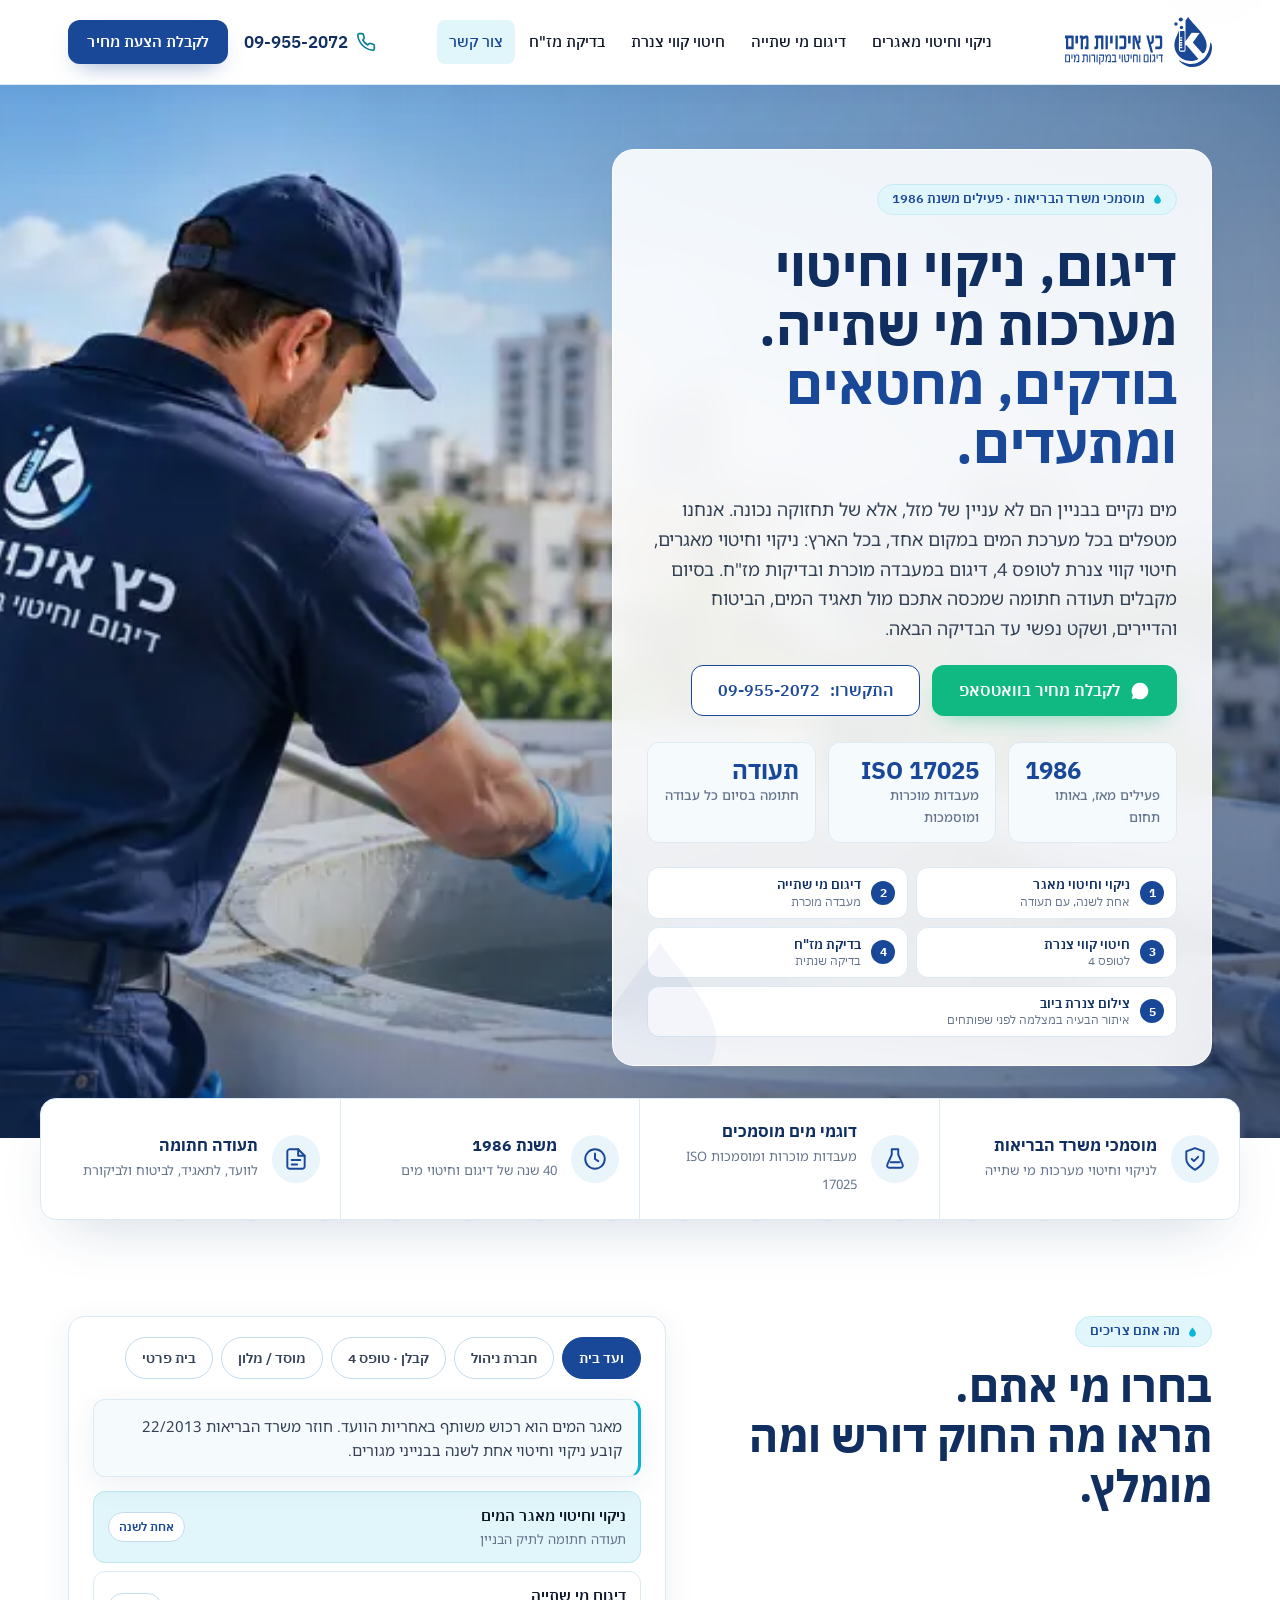
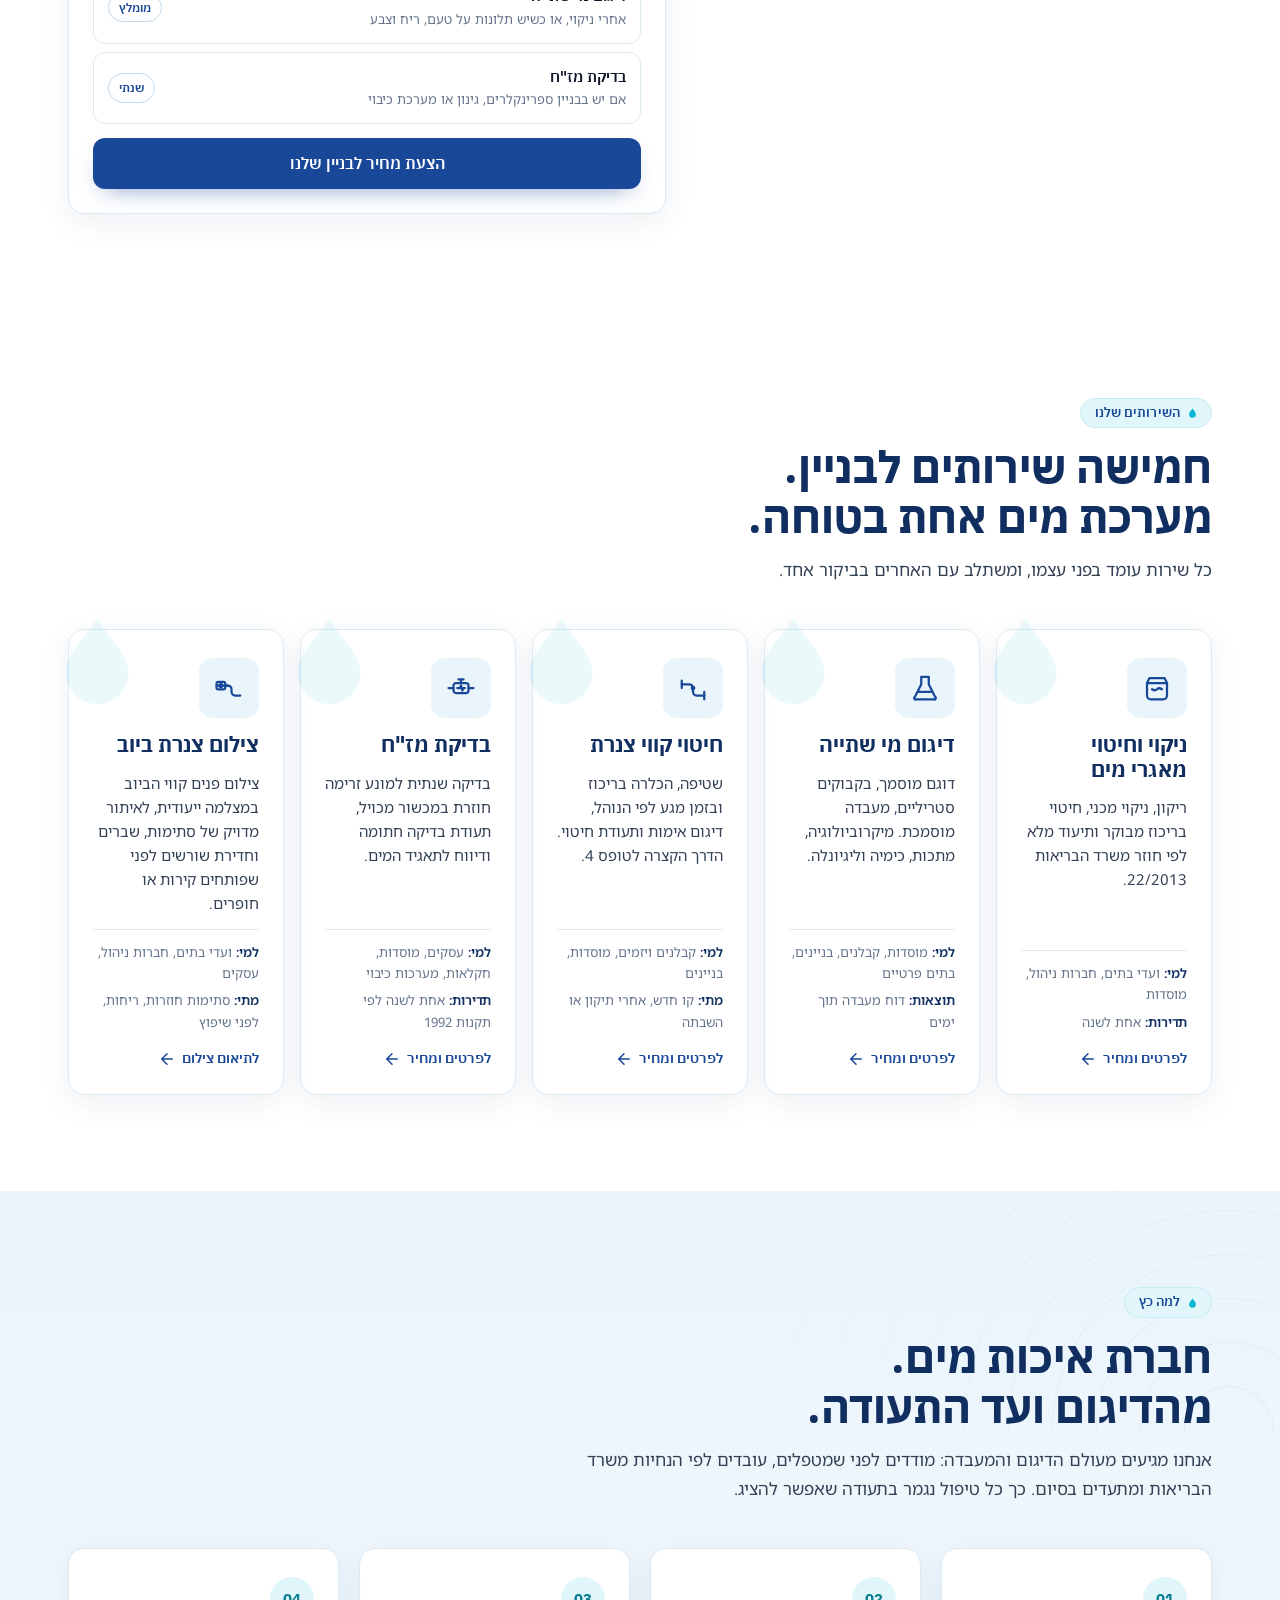
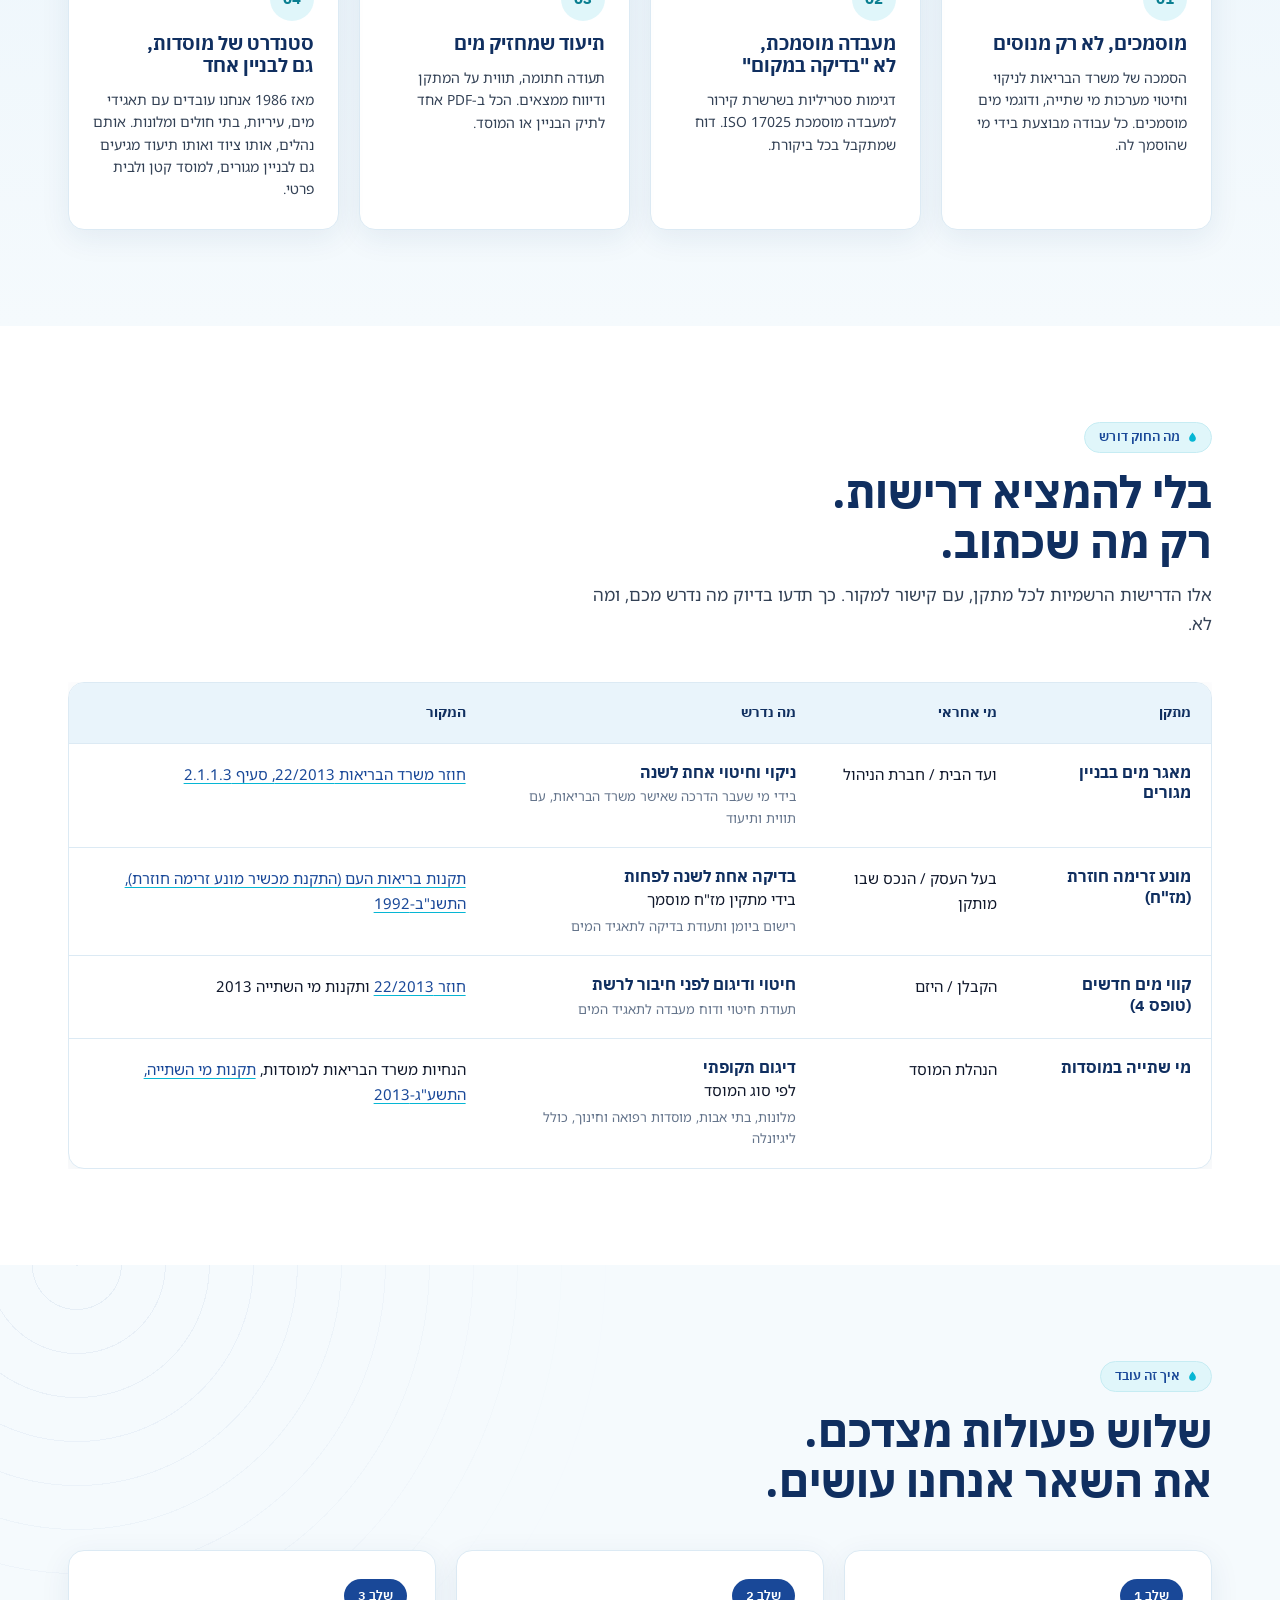
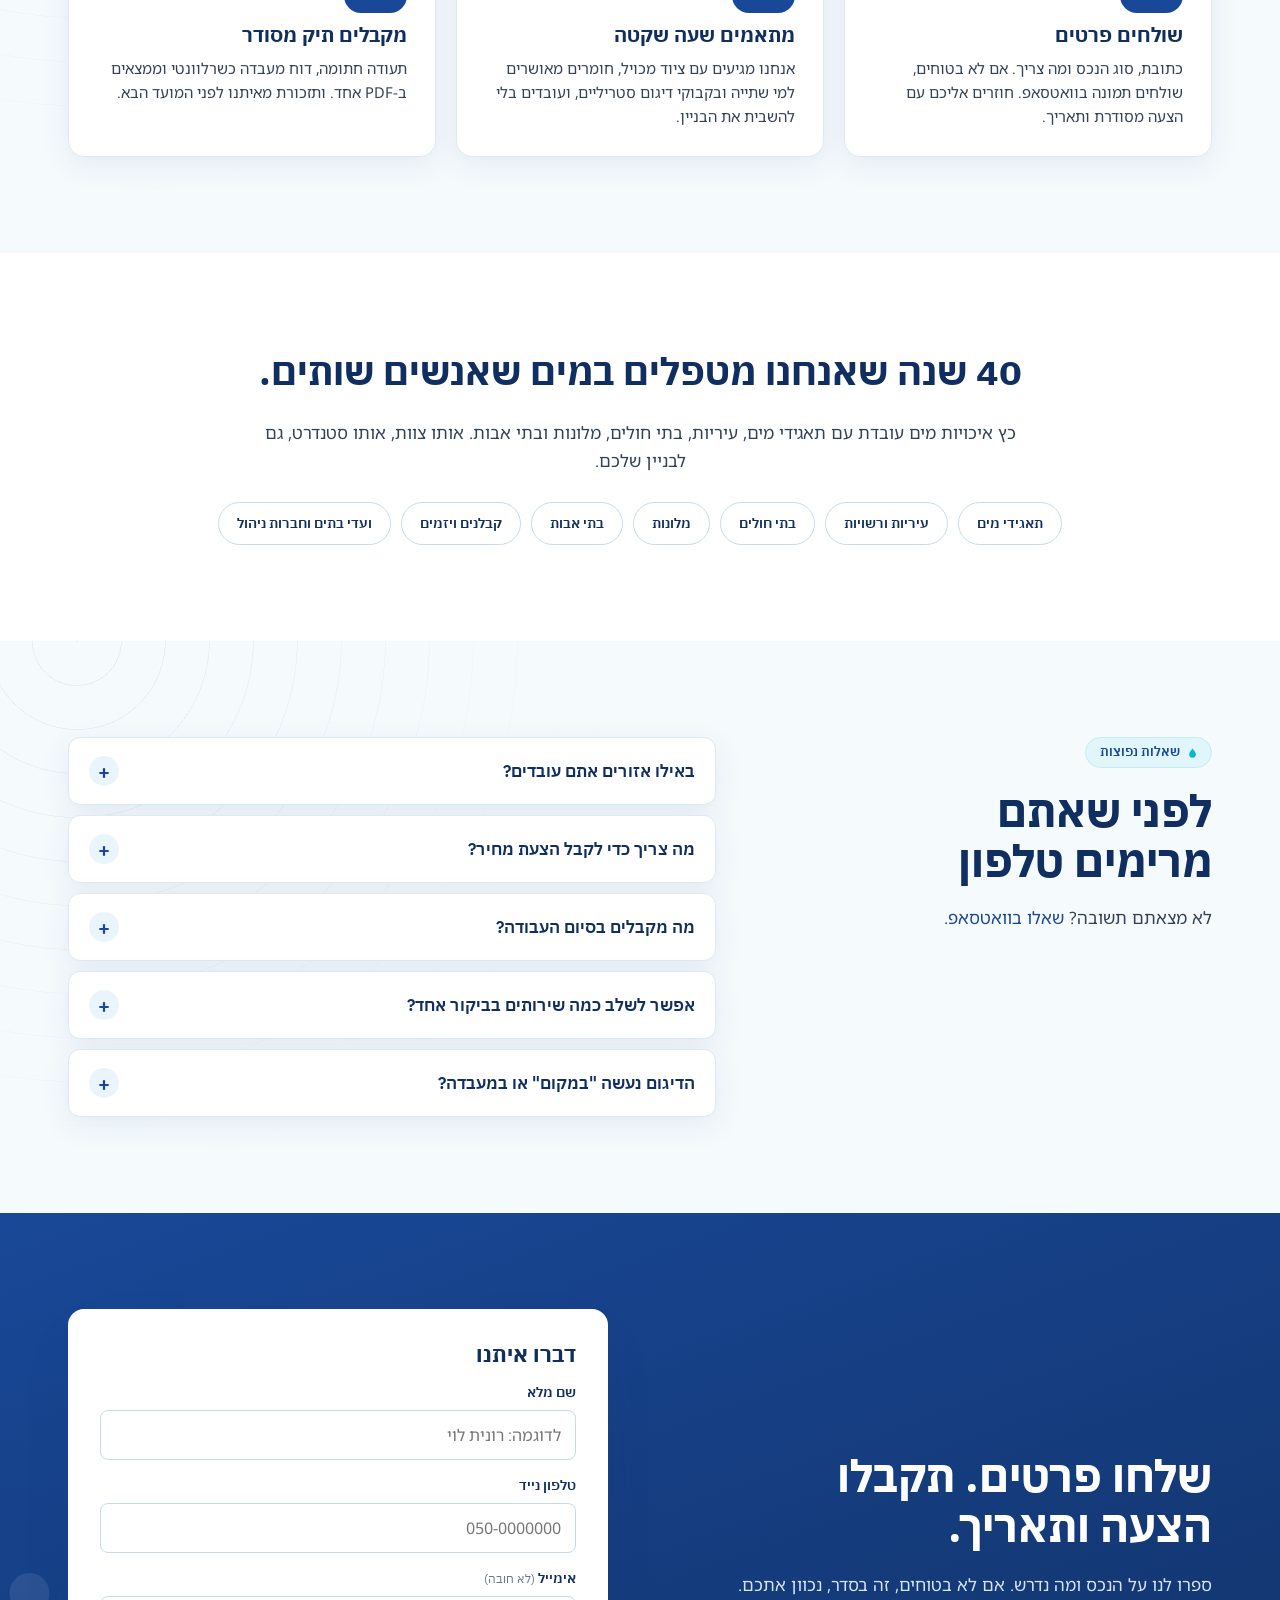
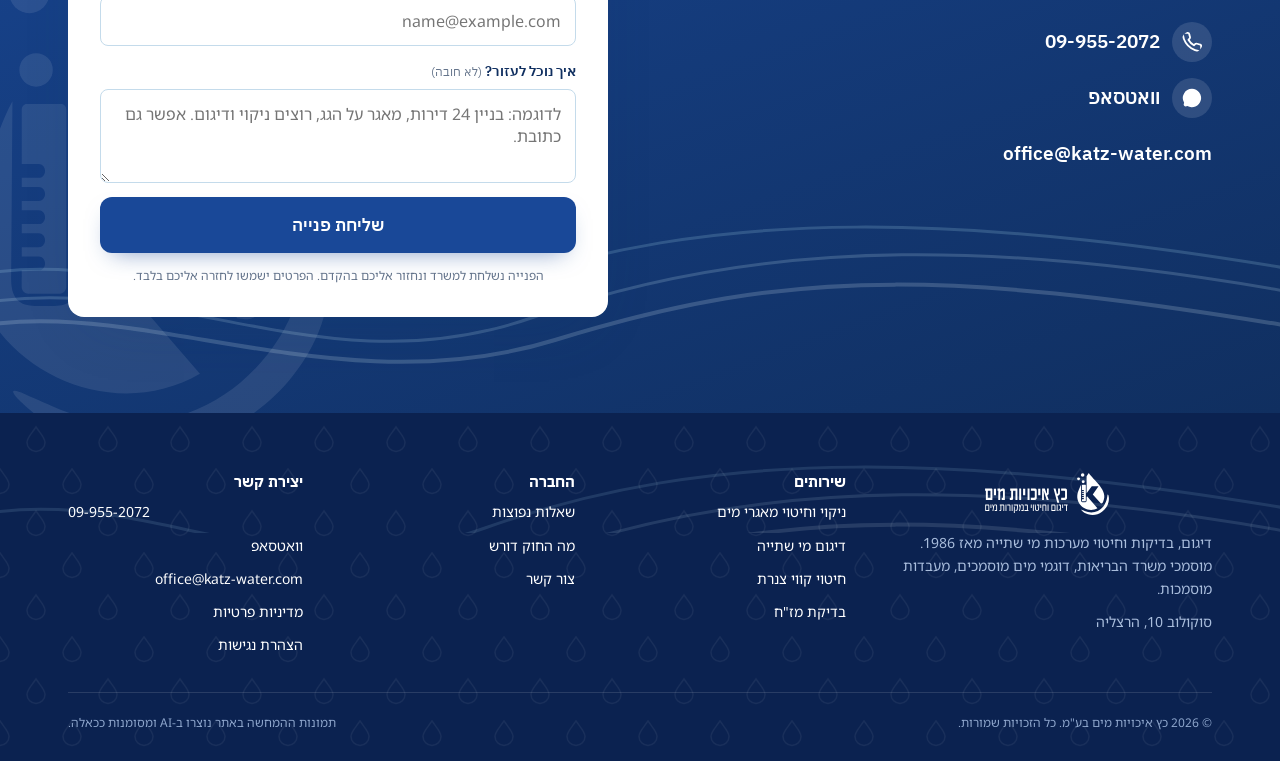
<file: index.html>
<!doctype html>
<html lang="he" dir="rtl">
<head>
<meta charset="utf-8">
<meta name="viewport" content="width=device-width, initial-scale=1">
<title>כץ איכויות מים | דיגום מי שתייה, חיטוי מאגרים וצנרת, בדיקות מז"ח</title>
<meta name="description" content="כץ איכויות מים, הרצליה, משנת 1986: דיגום מי שתייה במעבדה מוסמכת, ניקוי וחיטוי מאגרי מים, חיטוי קווי צנרת לטופס 4 ובדיקות מז"ח. מוסמכי משרד הבריאות. תעודה חתומה בסיום. לקבלת הצעת מחיר.">
<link rel="canonical" href="https://nisimgil-oss.github.io/katz-magar-landing/">
<meta property="og:type" content="website">
<meta property="og:locale" content="he_IL">
<meta property="og:site_name" content="כץ איכויות מים">
<meta property="og:title" content="כץ איכויות מים | בודקים, מחטאים ומתעדים. משנת 1986">
<meta property="og:description" content="דיגום מי שתייה, ניקוי וחיטוי מאגרים, חיטוי קווי צנרת ובדיקות מז"ח לוועדי בתים, חברות ניהול, מוסדות וקבלנים. מוסמכי משרד הבריאות.">
<meta property="og:url" content="https://nisimgil-oss.github.io/katz-magar-landing/">
<meta property="og:image" content="https://nisimgil-oss.github.io/katz-magar-landing/assets/og-home.jpg">
<link rel="icon" href="assets/logo-v.svg" type="image/svg+xml">
<link rel="preconnect" href="https://fonts.googleapis.com">
<link rel="preconnect" href="https://fonts.gstatic.com" crossorigin>
<link href="https://fonts.googleapis.com/css2?family=IBM+Plex+Sans+Hebrew:wght@500;600;700&family=Noto+Sans+Hebrew:wght@400;500;600;700&display=swap" rel="stylesheet">
<link rel="stylesheet" href="assets/site.css?v=20261030">
<script type="application/ld+json">
{
  "@context": "https://schema.org",
  "@graph": [
    {
      "@type": "ProfessionalService",
      "@id": "https://nisimgil-oss.github.io/katz-magar-landing/#business",
      "name": "כץ איכויות מים בע\"מ",
      "alternateName": "Katz Water Quality",
      "description": "דיגום מי שתייה, ניקוי וחיטוי מאגרי מים, חיטוי קווי צנרת ובדיקות מז\"ח. מוסמכי משרד הבריאות, פעילים משנת 1986.",
      "url": "https://nisimgil-oss.github.io/katz-magar-landing/",
      "logo": "https://nisimgil-oss.github.io/katz-magar-landing/assets/logo-v.svg",
      "image": "https://nisimgil-oss.github.io/katz-magar-landing/assets/reservoir.webp",
      "telephone": "+972-9-955-2072",
      "email": "office@katz-water.com",
      "foundingDate": "1986",
      "address": {"@type": "PostalAddress", "streetAddress": "סוקולוב 10", "addressLocality": "הרצליה", "addressCountry": "IL"},
      "areaServed": {"@type": "Country", "name": "Israel"},
      "sameAs": ["https://katz-water.com/"],
      "hasOfferCatalog": {
        "@type": "OfferCatalog",
        "name": "שירותי איכות מים",
        "itemListElement": [
          {"@type": "Offer", "itemOffered": {"@type": "Service", "name": "ניקוי וחיטוי מאגרי מים", "url": "https://nisimgil-oss.github.io/katz-magar-landing/nikui-magarim/"}},
          {"@type": "Offer", "itemOffered": {"@type": "Service", "name": "דיגום מי שתייה", "url": "https://nisimgil-oss.github.io/katz-magar-landing/digum-mei-shtiya/"}},
          {"@type": "Offer", "itemOffered": {"@type": "Service", "name": "חיטוי קווי צנרת", "url": "https://nisimgil-oss.github.io/katz-magar-landing/hitui-tzaneret/"}},
          {"@type": "Offer", "itemOffered": {"@type": "Service", "name": "בדיקת מז\"ח", "url": "https://nisimgil-oss.github.io/katz-magar-landing/mazach/"}}
        ]
      }
    },
    {
      "@type": "WebSite",
      "url": "https://nisimgil-oss.github.io/katz-magar-landing/",
      "name": "כץ איכויות מים",
      "inLanguage": "he"
    },
    {
      "@type": "FAQPage",
      "mainEntity": [
                {"@type": "Question", "name": "באילו אזורים אתם עובדים?", "acceptedAnswer": {"@type": "Answer", "text": "המשרד בהרצליה והצוותים מגיעים לכל הארץ. בניינים ומוסדות באזור השרון, תל אביב והמרכז מקבלים בדרך כלל מועד קרוב יותר."}},
        {"@type": "Question", "name": "מה מקבלים בסיום העבודה?", "acceptedAnswer": {"@type": "Answer", "text": "תעודת ביצוע חתומה, דוח מעבדה מוסמכת כאשר בוצע דיגום, תיעוד שטח לפי השירות, ותזכורת למועד הבא. המסמכים נשלחים ב-PDF למייל."}},
        {"@type": "Question", "name": "אפשר לשלב כמה שירותים בביקור אחד?", "acceptedAnswer": {"@type": "Answer", "text": "כן, וזה גם חוסך זמן ותיאומים. לדוגמה: ניקוי מאגר, בדיקת מז\"ח ודיגום מים לבניין באותו יום, או חיטוי קווים ודיגום לטופס 4 בביקור אחד."}}
      ]
    }
  ]
}
</script>
</head>
<body>
<a class="skip-link" href="#main">דילוג לתוכן</a>

<header class="nav">
  <div class="wrap">
    <a class="logo" href="./" aria-label="כץ איכויות מים – דף הבית"><img src="assets/logo-h.svg" alt="כץ איכויות מים" width="210" height="71"></a>
    <nav class="menu" id="menu" aria-label="ניווט ראשי">
      <a href="nikui-magarim/">ניקוי וחיטוי מאגרים</a>
      <a href="digum-mei-shtiya/">דיגום מי שתייה</a>
      <a href="hitui-tzaneret/">חיטוי קווי צנרת</a>
      <a href="mazach/">בדיקת מז"ח</a>
      <a href="#contact">צור קשר</a>
      <div class="menu-cta"><a class="btn btn-primary" href="#lead">לקבלת הצעת מחיר</a></div>
    </nav>
    <div class="actions">
      <a class="phone" aria-label="התקשרו לכץ איכויות מים" href="tel:+97299552072" data-track="click_call" data-label="nav"><svg aria-hidden="true" viewBox="0 0 24 24" fill="none" stroke="currentColor" stroke-width="2" stroke-linecap="round" stroke-linejoin="round"><path d="M22 16.9v3a2 2 0 0 1-2.2 2 19.8 19.8 0 0 1-8.6-3.1 19.5 19.5 0 0 1-6-6A19.8 19.8 0 0 1 2.1 4.2 2 2 0 0 1 4.1 2h3a2 2 0 0 1 2 1.7c.1.9.4 1.8.7 2.6a2 2 0 0 1-.5 2.1L8.1 9.6a16 16 0 0 0 6 6l1.3-1.3a2 2 0 0 1 2.1-.4c.8.3 1.7.5 2.6.7a2 2 0 0 1 1.9 2z"/></svg><span class="num" data-phone>09-955-2072</span></a>
      <a class="btn btn-primary" href="#lead">לקבלת הצעת מחיר</a>
      <button class="burger" type="button" aria-controls="menu" aria-expanded="false" aria-label="פתיחת תפריט"><svg class="bars" aria-hidden="true" viewBox="0 0 24 24" fill="none" stroke="currentColor" stroke-width="2" stroke-linecap="round"><path d="M4 7h16M4 12h16M4 17h16"/></svg><svg class="x" aria-hidden="true" viewBox="0 0 24 24" fill="none" stroke="currentColor" stroke-width="2" stroke-linecap="round"><path d="M6 6l12 12M18 6L6 18"/></svg></button>
    </div>
  </div>
</header>

<main id="main" tabindex="-1">

<section class="hero hero-home hero-roof" id="top">
  <picture class="hero-bg">
    <source media="(max-width:820px)" srcset="assets/hero-roof-800.webp 800w, assets/hero-roof-1200.webp 1200w" sizes="100vw">
    <img src="assets/hero-roof-1600.webp" srcset="assets/hero-roof-1200.webp 1200w, assets/hero-roof-1600.webp 1600w" sizes="100vw" width="1600" height="900" alt="עובד של כץ איכויות מים מנקה מאגר מי שתייה על גג בניין מגורים" fetchpriority="high" decoding="async">
  </picture>
  <div class="wrap">
    <div class="stack hero-copy" style="gap:22px">
      <div class="eyebrow" id="heroEyebrow">מוסמכי משרד הבריאות · פעילים משנת 1986</div>
      <h1 id="heroTitle">דיגום, ניקוי וחיטוי<br>מערכות מי שתייה.<br><span class="accent">בודקים, מחטאים ומתעדים.</span></h1>
      <p class="sub" id="heroSub">מים נקיים בבניין הם לא עניין של מזל, אלא של תחזוקה נכונה. אנחנו מטפלים בכל מערכת המים במקום אחד, בכל הארץ: ניקוי וחיטוי מאגרים, חיטוי קווי צנרת לטופס 4, דיגום במעבדה מוכרת ובדיקות מז"ח. בסיום מקבלים תעודה חתומה שמכסה אתכם מול תאגיד המים, הביטוח והדיירים, ושקט נפשי עד הבדיקה הבאה.</p>
      <div class="ctas">
        <a class="btn btn-primary" href="https://wa.me/972584219429?text=%D7%A9%D7%9C%D7%95%D7%9D%2C%20%D7%90%D7%A0%D7%99%20%D7%9E%D7%A2%D7%95%D7%A0%D7%99%D7%99%D7%9F%2F%D7%AA%20%D7%91%D7%94%D7%A6%D7%A2%D7%AA%20%D7%9E%D7%97%D7%99%D7%A8%20%D7%9E%D7%9B%D7%A5%20%D7%90%D7%99%D7%9B%D7%95%D7%99%D7%95%D7%AA%20%D7%9E%D7%99%D7%9D" target="_blank" rel="noopener" data-track="click_whatsapp" data-label="hero"><svg aria-hidden="true" viewBox="0 0 24 24" fill="currentColor"><path d="M12 2a10 10 0 0 0-8.6 15.1L2 22l5-1.3A10 10 0 1 0 12 2zm4.5 12.1c-.2-.1-1.5-.7-1.7-.8s-.4-.1-.6.1-.6.8-.8 1-.3.2-.5.1a6.7 6.7 0 0 1-3.3-2.9c-.3-.4.2-.4.7-1.3.1-.2 0-.3 0-.4l-.8-1.8c-.2-.5-.4-.4-.6-.4h-.5a1 1 0 0 0-.7.3 3 3 0 0 0-.9 2.2 5.2 5.2 0 0 0 1.1 2.8 12 12 0 0 0 4.6 4c1.7.7 2.3.8 3.2.7a2.7 2.7 0 0 0 1.8-1.3 2.2 2.2 0 0 0 .2-1.3c-.1-.1-.3-.2-.5-.3z"/></svg>לקבלת מחיר בוואטסאפ</a>
        <a class="btn btn-outline" href="tel:+97299552072" data-track="click_call" data-label="hero">התקשרו: <span class="num" data-phone>09-955-2072</span></a>
      </div>
      <div class="hero-stats" aria-label="בקצרה">
        <div><b class="num">1986</b><span>פעילים מאז, באותו תחום</span></div>
        <div><b>ISO 17025</b><span>מעבדות מוכרות ומוסמכות</span></div>
        <div><b>תעודה</b><span>חתומה בסיום כל עבודה</span></div>
      </div>
      <nav class="hero-svcs" aria-label="השירותים שלנו">
        <a href="nikui-magarim/"><b>1</b><span>ניקוי וחיטוי מאגר<small>אחת לשנה, עם תעודה</small></span></a>
        <a href="digum-mei-shtiya/"><b>2</b><span>דיגום מי שתייה<small>מעבדה מוכרת</small></span></a>
        <a href="hitui-tzaneret/"><b>3</b><span>חיטוי קווי צנרת<small>לטופס 4</small></span></a>
        <a href="mazach/"><b>4</b><span>בדיקת מז"ח<small>בדיקה שנתית</small></span></a>
        <a href="#lead" class="wide"><b>5</b><span>צילום צנרת ביוב<small>איתור הבעיה במצלמה לפני שפותחים</small></span></a>
      </nav>
    </div>
  </div>
</section>

<div class="trust">
  <div class="wrap">
    <div class="item"><svg aria-hidden="true" viewBox="0 0 24 24" fill="none" stroke="currentColor" stroke-width="1.8" stroke-linecap="round" stroke-linejoin="round"><path d="M12 22s8-4 8-10V5l-8-3-8 3v7c0 6 8 10 8 10z"/><path d="M9 12l2 2 4-4"/></svg><div><b>מוסמכי משרד הבריאות</b><span>לניקוי וחיטוי מערכות מי שתייה</span></div></div>
    <div class="item"><svg aria-hidden="true" viewBox="0 0 24 24" fill="none" stroke="currentColor" stroke-width="1.8" stroke-linecap="round" stroke-linejoin="round"><path d="M9 3h6v5l4 9a2 2 0 0 1-2 3H7a2 2 0 0 1-2-3l4-9z"/><path d="M8 15h8"/></svg><div><b>דוגמי מים מוסמכים</b><span>מעבדות מוכרות ומוסמכות ISO 17025</span></div></div>
    <div class="item"><svg aria-hidden="true" viewBox="0 0 24 24" fill="none" stroke="currentColor" stroke-width="1.8" stroke-linecap="round" stroke-linejoin="round"><circle cx="12" cy="12" r="9"/><path d="M12 7v5l3 2"/></svg><div><b>משנת 1986</b><span>40 שנה של דיגום וחיטוי מים</span></div></div>
    <div class="item"><svg aria-hidden="true" viewBox="0 0 24 24" fill="none" stroke="currentColor" stroke-width="1.8" stroke-linecap="round" stroke-linejoin="round"><path d="M14 3H6a2 2 0 0 0-2 2v14a2 2 0 0 0 2 2h12a2 2 0 0 0 2-2V9z"/><path d="M14 3v6h6M8 13h8M8 17h5"/></svg><div><b>תעודה חתומה</b><span>לוועד, לתאגיד, לביטוח ולביקורת</span></div></div>
  </div>
</div>

<section class="chooser-section" id="chooser" aria-labelledby="chooser-title">
  <div class="wrap">
    <div class="sec-head">
      <div class="eyebrow">מה אתם צריכים</div>
      <h2 class="h2" id="chooser-title">בחרו מי אתם.<br>תראו מה החוק דורש ומה מומלץ.</h2>
    </div>
    <div class="chooser" data-chooser>
            <div class="chooser-tabs" role="tablist" aria-label="סוג לקוח">
        <button type="button" role="tab" data-chooser-tab="vaad" aria-selected="true">ועד בית</button>
        <button type="button" role="tab" data-chooser-tab="nihul" aria-selected="false" tabindex="-1">חברת ניהול</button>
        <button type="button" role="tab" data-chooser-tab="tofes4" aria-selected="false" tabindex="-1">קבלן · טופס 4</button>
        <button type="button" role="tab" data-chooser-tab="mosad" aria-selected="false" tabindex="-1">מוסד / מלון</button>
        <button type="button" role="tab" data-chooser-tab="prati" aria-selected="false" tabindex="-1">בית פרטי</button>
      </div>

      <div class="chooser-panel" role="tabpanel" data-chooser-panel="vaad">
        <p class="why">מאגר המים הוא רכוש משותף באחריות הוועד. חוזר משרד הבריאות 22/2013 קובע ניקוי וחיטוי אחת לשנה בבנייני מגורים.</p>
        <div class="chooser-list">
          <a class="must" href="nikui-magarim/"><span>ניקוי וחיטוי מאגר המים<small>תעודה חתומה לתיק הבניין</small></span><span class="tag">אחת לשנה</span></a>
          <a href="digum-mei-shtiya/"><span>דיגום מי שתייה<small>אחרי ניקוי, או כשיש תלונות על טעם, ריח וצבע</small></span><span class="tag">מומלץ</span></a>
          <a href="mazach/"><span>בדיקת מז"ח<small>אם יש בבניין ספרינקלרים, גינון או מערכת כיבוי</small></span><span class="tag">שנתי</span></a>
        </div>
        <a class="btn btn-primary" href="#lead">הצעת מחיר לבניין שלנו</a>
      </div>

      <div class="chooser-panel" role="tabpanel" data-chooser-panel="nihul" hidden>
        <p class="why">ספק אחד לכל הפורטפוליו: לוח שנתי, תעודות מסודרות לכל בניין והסכם מסגרת לכל הפורטפוליו.</p>
        <div class="chooser-list">
          <a class="must" href="nikui-magarim/"><span>ניקוי וחיטוי מאגרים<small>לכל הבניינים, בתזמון אחד</small></span><span class="tag">אחת לשנה</span></a>
          <a class="must" href="mazach/"><span>בדיקות מז"ח שנתיות<small>כולל דיווח לתאגיד המים</small></span><span class="tag">שנתי</span></a>
          <a href="digum-mei-shtiya/"><span>דיגום מי שתייה<small>תוכנית דיגום שנתית לבניינים ומבנים מסחריים</small></span><span class="tag">מומלץ</span></a>
        </div>
        <a class="btn btn-primary" href="#lead">הצעה לכל הבניינים שלנו</a>
      </div>

      <div class="chooser-panel" role="tabpanel" data-chooser-panel="tofes4" hidden>
        <p class="why">תאגיד המים לא מחבר בניין חדש בלי תעודת חיטוי ודוח מעבדה. אנחנו עושים את שניהם ומתאמים מול התאגיד.</p>
        <div class="chooser-list">
          <a class="must" href="hitui-tzaneret/"><span>חיטוי קווי צנרת לטופס 4<small>הכלרה, שטיפה ותעודת חיטוי</small></span><span class="tag">חובה</span></a>
          <a class="must" href="digum-mei-shtiya/"><span>דיגום מי שתייה למעבדה<small>דוגם מוסמך, תוצאות תוך ימים</small></span><span class="tag">חובה</span></a>
          <a href="nikui-magarim/"><span>חיטוי מאגר חדש<small>לפני מילוי ראשון</small></span><span class="tag">אם יש מאגר</span></a>
          <a href="mazach/"><span>בדיקת מז"ח למערכת הכיבוי<small>תעודה לתיק המסירה</small></span><span class="tag">אם מותקן</span></a>
          <a href="#lead"><span>שטיפת קו ביוב<small>לפני מסירה או אחרי עבודות</small></span><span class="tag">לפי צורך</span></a>
          <a href="#lead"><span>צילום קו ביוב<small>בדיקת תקינות הקו במצלמה</small></span><span class="tag">לפי צורך</span></a>
        </div>
        <a class="btn btn-primary" href="#lead">לתיאום מהיר לפרויקט</a>
      </div>

      <div class="chooser-panel" role="tabpanel" data-chooser-panel="mosad" hidden>
        <p class="why">מלונות, בתי אבות, בתי חולים ומוסדות חינוך נבדקים על ידי משרד הבריאות. תיעוד מסודר הוא ההגנה שלכם.</p>
        <div class="chooser-list">
          <a class="must" href="digum-mei-shtiya/"><span>דיגום מי שתייה וליגיונלה<small>תוכנית דיגום לפי הנחיות המוסד</small></span><span class="tag">תקופתי</span></a>
          <a class="must" href="nikui-magarim/"><span>ניקוי וחיטוי מאגרים ודודים<small>ללא השבתת הפעילות</small></span><span class="tag">שנתי</span></a>
          <a class="must" href="mazach/"><span>בדיקת מז"ח<small>חובה שנתית לפי תקנות 1992</small></span><span class="tag">שנתי</span></a>
          <a href="hitui-tzaneret/"><span>חיטוי מערכות מים<small>אחרי שיפוץ, השבתה או חריגה</small></span><span class="tag">לפי צורך</span></a>
        </div>
        <a class="btn btn-primary" href="#lead">לתיאום פגישה עם אחראי המים</a>
      </div>

      <div class="chooser-panel" role="tabpanel" data-chooser-panel="prati" hidden>
        <p class="why">מאגר פרטי, באר, מערכת סינון או טעם מוזר במים? בודקים במעבדה לפני שמנחשים.</p>
        <div class="chooser-list">
          <a class="must" href="digum-mei-shtiya/"><span>דיגום מי שתייה<small>מיקרוביולוגיה, מתכות וכימיה לפי הצורך</small></span><span class="tag">מומלץ</span></a>
          <a href="nikui-magarim/"><span>ניקוי וחיטוי מאגר פרטי<small>מאגרים מ-15 מ"ק ומעלה</small></span><span class="tag">שנתי</span></a>
          <a href="hitui-tzaneret/"><span>חיטוי צנרת הבית<small>אחרי שיפוץ או בית חדש</small></span><span class="tag">לפי צורך</span></a>
        </div>
        <a class="btn btn-primary" href="#lead">לקבלת הצעה לבית שלנו</a>
      </div>
    </div>
  </div>
</section>

<section class="section" id="services" aria-labelledby="services-title">
  <div class="wrap">
    <div class="sec-head">
      <div class="eyebrow">השירותים שלנו</div>
      <h2 class="h2" id="services-title">חמישה שירותים לבניין.<br>מערכת מים אחת בטוחה.</h2>
      <p class="lead">כל שירות עומד בפני עצמו, ומשתלב עם האחרים בביקור אחד.</p>
    </div>
    <div class="services-grid">
      <a class="svc" href="nikui-magarim/">
        <span class="ic"><svg aria-hidden="true" viewBox="0 0 24 24" fill="none" stroke="currentColor" stroke-width="1.8" stroke-linecap="round" stroke-linejoin="round"><path d="M4 8h16v10a3 3 0 0 1-3 3H7a3 3 0 0 1-3-3z"/><path d="M4 8l2-4h12l2 4"/><path d="M8 13c1.5 1 3 1 4 0s2.5-1 4 0"/></svg></span>
        <h3>ניקוי וחיטוי מאגרי מים</h3>
        <p>ריקון, ניקוי מכני, חיטוי בריכוז מבוקר ותיעוד מלא לפי חוזר משרד הבריאות 22/2013.</p>
        <div class="meta"><span><b>למי:</b> ועדי בתים, חברות ניהול, מוסדות</span><span><b>תדירות:</b> אחת לשנה</span></div>
        <span class="more">לפרטים ומחיר <svg aria-hidden="true" viewBox="0 0 24 24" fill="none" stroke="currentColor" stroke-width="2" stroke-linecap="round" stroke-linejoin="round"><path d="M5 12h14M12 5l7 7-7 7"/></svg></span>
      </a>
      <a class="svc" href="digum-mei-shtiya/">
        <span class="ic"><svg aria-hidden="true" viewBox="0 0 24 24" fill="none" stroke="currentColor" stroke-width="1.8" stroke-linecap="round" stroke-linejoin="round"><path d="M9 3h6v6l5 10a1 1 0 0 1-1 2H5a1 1 0 0 1-1-2L9 9z"/><path d="M7 15h10"/></svg></span>
        <h3>דיגום מי שתייה</h3>
        <p>דוגם מוסמך, בקבוקים סטריליים, מעבדה מוסמכת. מיקרוביולוגיה, מתכות, כימיה וליגיונלה.</p>
        <div class="meta"><span><b>למי:</b> מוסדות, קבלנים, בניינים, בתים פרטיים</span><span><b>תוצאות:</b> דוח מעבדה תוך ימים</span></div>
        <span class="more">לפרטים ומחיר <svg aria-hidden="true" viewBox="0 0 24 24" fill="none" stroke="currentColor" stroke-width="2" stroke-linecap="round" stroke-linejoin="round"><path d="M5 12h14M12 5l7 7-7 7"/></svg></span>
      </a>
      <a class="svc" href="hitui-tzaneret/">
        <span class="ic"><svg aria-hidden="true" viewBox="0 0 24 24" fill="none" stroke="currentColor" stroke-width="1.8" stroke-linecap="round" stroke-linejoin="round"><path d="M3 9h6a3 3 0 0 1 3 3v3a3 3 0 0 0 3 3h6"/><path d="M3 6v6M21 15v6"/><circle cx="12" cy="12" r="1"/></svg></span>
        <h3>חיטוי קווי צנרת</h3>
        <p>שטיפה, הכלרה בריכוז ובזמן מגע לפי הנוהל, דיגום אימות ותעודת חיטוי. הדרך הקצרה לטופס 4.</p>
        <div class="meta"><span><b>למי:</b> קבלנים ויזמים, מוסדות, בניינים</span><span><b>מתי:</b> קו חדש, אחרי תיקון או השבתה</span></div>
        <span class="more">לפרטים ומחיר <svg aria-hidden="true" viewBox="0 0 24 24" fill="none" stroke="currentColor" stroke-width="2" stroke-linecap="round" stroke-linejoin="round"><path d="M5 12h14M12 5l7 7-7 7"/></svg></span>
      </a>
      <a class="svc" href="mazach/">
        <span class="ic"><svg aria-hidden="true" viewBox="0 0 24 24" fill="none" stroke="currentColor" stroke-width="1.8" stroke-linecap="round" stroke-linejoin="round"><path d="M2 12h4M18 12h4"/><rect x="6" y="8" width="12" height="8" rx="2"/><path d="M12 8V5M10 5h4"/><path d="M9 12h2l1-2 1 4 1-2h1"/></svg></span>
        <h3>בדיקת מז"ח</h3>
        <p>בדיקה שנתית למונע זרימה חוזרת במכשור מכויל, תעודת בדיקה חתומה ודיווח לתאגיד המים.</p>
        <div class="meta"><span><b>למי:</b> עסקים, מוסדות, חקלאות, מערכות כיבוי</span><span><b>תדירות:</b> אחת לשנה לפי תקנות 1992</span></div>
        <span class="more">לפרטים ומחיר <svg aria-hidden="true" viewBox="0 0 24 24" fill="none" stroke="currentColor" stroke-width="2" stroke-linecap="round" stroke-linejoin="round"><path d="M5 12h14M12 5l7 7-7 7"/></svg></span>
      </a>
      <a class="svc" href="#lead">
        <span class="ic"><svg aria-hidden="true" viewBox="0 0 24 24" fill="none" stroke="currentColor" stroke-width="1.8" stroke-linecap="round" stroke-linejoin="round"><path d="M3 10h8a3 3 0 0 1 3 3v2a3 3 0 0 0 3 3h4"/><rect x="2" y="7" width="7" height="6" rx="1.5"/><circle cx="5.5" cy="10" r="1.2"/><path d="M9 10h2"/></svg></span>
        <h3>צילום צנרת ביוב</h3>
        <p>צילום פנים קווי הביוב במצלמה ייעודית, לאיתור מדויק של סתימות, שברים וחדירת שורשים לפני שפותחים קירות או חופרים.</p>
        <div class="meta"><span><b>למי:</b> ועדי בתים, חברות ניהול, עסקים</span><span><b>מתי:</b> סתימות חוזרות, ריחות, לפני שיפוץ</span></div>
        <span class="more">לתיאום צילום <svg aria-hidden="true" viewBox="0 0 24 24" fill="none" stroke="currentColor" stroke-width="2" stroke-linecap="round" stroke-linejoin="round"><path d="M5 12h14M12 5l7 7-7 7"/></svg></span>
      </a>
    </div>
  </div>
</section>

<section class="section section-blue" id="why" aria-labelledby="why-title">
  <div class="wrap">
    <div class="sec-head">
      <div class="eyebrow">למה כץ</div>
      <h2 class="h2" id="why-title">חברת איכות מים.<br>מהדיגום ועד התעודה.</h2>
      <p class="lead">אנחנו מגיעים מעולם הדיגום והמעבדה: מודדים לפני שמטפלים, עובדים לפי הנחיות משרד הבריאות ומתעדים בסיום. כך כל טיפול נגמר בתעודה שאפשר להציג.</p>
    </div>
    <div class="why-grid">
      <div class="why"><span class="n">01</span><h3>מוסמכים, לא רק מנוסים</h3><p>הסמכה של משרד הבריאות לניקוי וחיטוי מערכות מי שתייה, ודוגמי מים מוסמכים. כל עבודה מבוצעת בידי מי שהוסמך לה.</p></div>
      <div class="why"><span class="n">02</span><h3>מעבדה מוסמכת, לא "בדיקה במקום"</h3><p>דגימות סטריליות בשרשרת קירור למעבדה מוסמכת ISO 17025. דוח שמתקבל בכל ביקורת.</p></div>
      <div class="why"><span class="n">03</span><h3>תיעוד שמחזיק מים</h3><p>תעודה חתומה, תווית על המתקן ודיווח ממצאים. הכל ב-PDF אחד לתיק הבניין או המוסד.</p></div>
      <div class="why"><span class="n">04</span><h3>סטנדרט של מוסדות, גם לבניין אחד</h3><p>מאז 1986 אנחנו עובדים עם תאגידי מים, עיריות, בתי חולים ומלונות. אותם נהלים, אותו ציוד ואותו תיעוד מגיעים גם לבניין מגורים, למוסד קטן ולבית פרטי.</p></div>
    </div>
  </div>
</section>


<section class="section" id="regulation" aria-labelledby="reg-title">
  <div class="wrap">
    <div class="sec-head">
      <div class="eyebrow">מה החוק דורש</div>
      <h2 class="h2" id="reg-title">בלי להמציא דרישות.<br>רק מה שכתוב.</h2>
      <p class="lead">אלו הדרישות הרשמיות לכל מתקן, עם קישור למקור. כך תדעו בדיוק מה נדרש מכם, ומה לא.</p>
    </div>
    <div class="table-scroll">
    <table class="reg-table">
      <thead><tr><th scope="col">מתקן</th><th scope="col">מי אחראי</th><th scope="col">מה נדרש</th><th scope="col">המקור</th></tr></thead>
      <tbody>
        <tr><td><b>מאגר מים בבניין מגורים</b></td><td>ועד הבית / חברת הניהול</td><td><b>ניקוי וחיטוי אחת לשנה</b><small>בידי מי שעבר הדרכה שאישר משרד הבריאות, עם תווית ותיעוד</small></td><td><a href="https://www.gov.il/he/pages/bz22-2013" target="_blank" rel="noopener">חוזר משרד הבריאות 22/2013, סעיף 2.1.1.3</a></td></tr>
        <tr><td><b>מונע זרימה חוזרת (מז"ח)</b></td><td>בעל העסק / הנכס שבו מותקן</td><td><b>בדיקה אחת לשנה לפחות</b> בידי מתקין מז"ח מוסמך<small>רישום ביומן ותעודת בדיקה לתאגיד המים</small></td><td><a href="https://www.nevo.co.il/law_html/law01/p224_025.htm" target="_blank" rel="noopener">תקנות בריאות העם (התקנת מכשיר מונע זרימה חוזרת), התשנ"ב-1992</a></td></tr>
        <tr><td><b>קווי מים חדשים (טופס 4)</b></td><td>הקבלן / היזם</td><td><b>חיטוי ודיגום לפני חיבור לרשת</b><small>תעודת חיטוי ודוח מעבדה לתאגיד המים</small></td><td><a href="https://www.gov.il/he/pages/bz22-2013" target="_blank" rel="noopener">חוזר 22/2013</a> ותקנות מי השתייה 2013</td></tr>
        <tr><td><b>מי שתייה במוסדות</b></td><td>הנהלת המוסד</td><td><b>דיגום תקופתי</b> לפי סוג המוסד<small>מלונות, בתי אבות, מוסדות רפואה וחינוך, כולל ליגיונלה</small></td><td>הנחיות משרד הבריאות למוסדות, <a href="https://www.nevo.co.il/law_html/law00/125912.htm" target="_blank" rel="noopener">תקנות מי השתייה, התשע"ג-2013</a></td></tr>
      </tbody>
    </table>
    </div>
  </div>
</section>

<section class="section section-tint" id="process" aria-labelledby="process-title">
  <div class="wrap">
    <div class="sec-head">
      <div class="eyebrow">איך זה עובד</div>
      <h2 class="h2" id="process-title">שלוש פעולות מצדכם. את השאר אנחנו עושים.</h2>
    </div>
    <div class="steps">
      <div class="step"><span class="n">שלב 1</span><h3>שולחים פרטים</h3><p>כתובת, סוג הנכס ומה צריך. אם לא בטוחים, שולחים תמונה בוואטסאפ. חוזרים אליכם עם הצעה מסודרת ותאריך.</p></div>
      <div class="step"><span class="n">שלב 2</span><h3>מתאמים שעה שקטה</h3><p>אנחנו מגיעים עם ציוד מכויל, חומרים מאושרים למי שתייה ובקבוקי דיגום סטריליים, ועובדים בלי להשבית את הבניין.</p></div>
      <div class="step"><span class="n">שלב 3</span><h3>מקבלים תיק מסודר</h3><p>תעודה חתומה, דוח מעבדה כשרלוונטי וממצאים ב-PDF אחד. ותזכורת מאיתנו לפני המועד הבא.</p></div>
    </div>
  </div>
</section>

<section class="section" id="proof" aria-labelledby="proof-title">
  <div class="wrap proof">
    <h2 class="h2" id="proof-title">40 שנה שאנחנו מטפלים במים שאנשים שותים.</h2>
    <p class="lead" style="max-width:760px">כץ איכויות מים עובדת עם תאגידי מים, עיריות, בתי חולים, מלונות ובתי אבות. אותו צוות, אותו סטנדרט, גם לבניין שלכם.</p>
    <div class="chips"><span>תאגידי מים</span><span>עיריות ורשויות</span><span>בתי חולים</span><span>מלונות</span><span>בתי אבות</span><span>קבלנים ויזמים</span><span>ועדי בתים וחברות ניהול</span></div>
  </div>
</section>

<section class="section section-tint" id="faq" aria-labelledby="faq-title">
  <div class="wrap faq-grid">
    <div class="stack" style="gap:18px">
      <div class="eyebrow">שאלות נפוצות</div>
      <h2 class="h2" id="faq-title">לפני שאתם מרימים טלפון</h2>
      <p class="lead">לא מצאתם תשובה? <a href="https://wa.me/972584219429" target="_blank" rel="noopener" data-track="click_whatsapp" data-label="faq">שאלו בוואטסאפ</a>.</p>
    </div>
    <div class="faq">
      <details><summary>באילו אזורים אתם עובדים?</summary><div class="a">המשרד בהרצליה והצוותים מגיעים לכל הארץ. בניינים ומוסדות באזור השרון, תל אביב והמרכז מקבלים בדרך כלל מועד קרוב יותר.</div></details>
      <details><summary>מה צריך כדי לקבל הצעת מחיר?</summary><div class="a">כתובת, סוג הנכס ומה נדרש. אם לא בטוחים, תמונה בוואטסאפ מספיקה. לפרויקטים גדולים או למספר בניינים נקבע סיור קצר לפני ההצעה.</div></details>
      <details><summary>מה מקבלים בסיום העבודה?</summary><div class="a">תעודת ביצוע חתומה, דוח מעבדה מוסמכת כאשר בוצע דיגום, תיעוד שטח לפי השירות, ותזכורת למועד הבא. המסמכים נשלחים ב-PDF למייל.</div></details>
      <details><summary>אפשר לשלב כמה שירותים בביקור אחד?</summary><div class="a">כן, וזה גם חוסך זמן ותיאומים. לדוגמה: ניקוי מאגר, בדיקת מז"ח ודיגום מים לבניין באותו יום, או חיטוי קווים ודיגום לטופס 4 בביקור אחד.</div></details>
      <details><summary>הדיגום נעשה "במקום" או במעבדה?</summary><div class="a">בדיקות שדה (כלור, עכירות, pH) נעשות במקום. הבדיקות המיקרוביולוגיות והמתכות נעשות במעבדה מוסמכת ISO 17025, כי רק דוח מעבדה מתקבל בביקורת, בתאגיד ובטופס 4.</div></details>
    </div>
  </div>
</section>


<section class="section section-blue final" id="contact">
  <img class="brand-watermark watermark-contact" src="assets/brand-mark.svg" alt="" aria-hidden="true" width="300" height="370" loading="lazy">
  <div class="wrap grid2">
    <div class="stack" style="gap:20px">
      <h2 class="h2">שלחו פרטים. תקבלו הצעה ותאריך.</h2>
      <p class="lead">ספרו לנו על הנכס ומה נדרש. אם לא בטוחים, זה בסדר, נכוון אתכם.</p>
      <div class="contact">
        <a href="tel:+97299552072" data-track="click_call" data-label="contact"><svg aria-hidden="true" viewBox="0 0 24 24" fill="none" stroke="currentColor" stroke-width="2" stroke-linecap="round" stroke-linejoin="round"><path d="M22 16.9v3a2 2 0 0 1-2.2 2 19.8 19.8 0 0 1-8.6-3.1 19.5 19.5 0 0 1-6-6A19.8 19.8 0 0 1 2.1 4.2 2 2 0 0 1 4.1 2h3a2 2 0 0 1 2 1.7c.1.9.4 1.8.7 2.6a2 2 0 0 1-.5 2.1L8.1 9.6a16 16 0 0 0 6 6l1.3-1.3a2 2 0 0 1 2.1-.4c.8.3 1.7.5 2.6.7a2 2 0 0 1 1.9 2z"/></svg><span class="num" data-phone>09-955-2072</span></a>
        <a href="https://wa.me/972584219429" target="_blank" rel="noopener" data-track="click_whatsapp" data-label="contact"><svg aria-hidden="true" viewBox="0 0 24 24" fill="currentColor"><path d="M12 2a10 10 0 0 0-8.6 15.1L2 22l5-1.3A10 10 0 1 0 12 2zm4.5 12.1c-.2-.1-1.5-.7-1.7-.8s-.4-.1-.6.1-.6.8-.8 1-.3.2-.5.1a6.7 6.7 0 0 1-3.3-2.9c-.3-.4.2-.4.7-1.3.1-.2 0-.3 0-.4l-.8-1.8c-.2-.5-.4-.4-.6-.4h-.5a1 1 0 0 0-.7.3 3 3 0 0 0-.9 2.2 5.2 5.2 0 0 0 1.1 2.8 12 12 0 0 0 4.6 4c1.7.7 2.3.8 3.2.7a2.7 2.7 0 0 0 1.8-1.3 2.2 2.2 0 0 0 .2-1.3c-.1-.1-.3-.2-.5-.3z"/></svg>וואטסאפ</a>
        <a href="mailto:office@katz-water.com" data-email><svg aria-hidden="true" viewBox="0 0 24 24" fill="none" stroke="currentColor" stroke-width="2" stroke-linecap="round" stroke-linejoin="round"><rect x="3" y="5" width="18" height="14" rx="2"/><path d="M3 7l9 6 9-6"/></svg>office@katz-water.com</a>
      </div>
    </div>
    <div class="card" id="lead">
      <form id="leadForm" data-lead novalidate aria-describedby="leadForm-status">
        <div class="stack" style="gap:14px">
          <h3>דברו איתנו</h3>
          <div class="field"><label for="name">שם מלא</label><input id="name" name="name" type="text" placeholder="לדוגמה: רונית לוי" autocomplete="name" required></div>
          <div class="field"><label for="phone">טלפון נייד</label><input id="phone" name="phone" type="tel" inputmode="tel" placeholder="050-0000000" autocomplete="tel" required></div>
          <div class="field"><label for="email">אימייל <small>(לא חובה)</small></label><input id="email" name="email" type="email" inputmode="email" placeholder="name@example.com" autocomplete="email"></div>
          <div class="field"><label for="details">איך נוכל לעזור? <small>(לא חובה)</small></label><textarea id="details" name="details" rows="3" placeholder="לדוגמה: בניין 24 דירות, מאגר על הגג, רוצים ניקוי ודיגום. אפשר גם כתובת."></textarea></div>
          <input type="text" name="website" class="hp" tabindex="-1" autocomplete="off" aria-hidden="true">
          <button class="btn btn-primary" type="submit">שליחת פנייה</button>
          <p class="form-status" id="leadForm-status" role="status" aria-live="polite"></p>
          <p class="fine">הפנייה נפתחת בוואטסאפ עם הפרטים שמילאתם, ואתם מאשרים את השליחה. <a href="privacy/">מדיניות פרטיות</a></p>
        </div>
      </form>
      <div class="success"><svg aria-hidden="true" viewBox="0 0 24 24" fill="none" stroke="currentColor" stroke-width="2" stroke-linecap="round" stroke-linejoin="round"><circle cx="12" cy="12" r="10"/><path d="M8 12l3 3 5-6"/></svg><h3>קיבלנו, תודה!</h3><p class="hint">נחזור אליכם בהקדם בשעות העבודה. רוצים לזרז? <a href="https://wa.me/972584219429" target="_blank" rel="noopener">כתבו לנו בוואטסאפ</a>.</p></div>
    </div>
  </div>
</section>

</main>

<footer class="footer">
  <div class="wrap">
    <div class="cols">
      <div class="col">
        <img src="assets/logo-white.svg" alt="כץ איכויות מים" width="210" height="71">
        <p>דיגום, בדיקות וחיטוי מערכות מי שתייה מאז 1986. מוסמכי משרד הבריאות, דוגמי מים מוסמכים, מעבדות מוסמכות.</p>
        <p>סוקולוב 10, הרצליה</p>
      </div>
      <div class="col">
        <h4>שירותים</h4>
        <a href="nikui-magarim/">ניקוי וחיטוי מאגרי מים</a>
        <a href="digum-mei-shtiya/">דיגום מי שתייה</a>
        <a href="hitui-tzaneret/">חיטוי קווי צנרת</a>
        <a href="mazach/">בדיקת מז"ח</a>
      </div>
      <div class="col">
        <h4>החברה</h4>
        <a href="#faq">שאלות נפוצות</a>
        <a href="#regulation">מה החוק דורש</a>
        <a href="#contact">צור קשר</a>
      </div>
      <div class="col">
        <h4>יצירת קשר</h4>
        <a class="num" href="tel:+97299552072" data-track="click_call" data-label="footer" data-phone>09-955-2072</a>
        <a href="https://wa.me/972584219429" target="_blank" rel="noopener" data-track="click_whatsapp" data-label="footer">וואטסאפ</a>
        <a href="mailto:office@katz-water.com" data-email>office@katz-water.com</a>
        <a href="privacy/">מדיניות פרטיות</a>
        <a href="accessibility/">הצהרת נגישות</a>
      </div>
    </div>
    <div class="bottom">
      <span>© 2026 כץ איכויות מים בע"מ. כל הזכויות שמורות.</span>
      <span>תמונות ההמחשה באתר נוצרו ב-AI ומסומנות ככאלה.</span>
    </div>
  </div>
</footer>

<div class="mbar">
  <a class="btn btn-primary" href="https://wa.me/972584219429?text=%D7%A9%D7%9C%D7%95%D7%9D%2C%20%D7%90%D7%A0%D7%99%20%D7%9E%D7%A2%D7%95%D7%A0%D7%99%D7%99%D7%9F%2F%D7%AA%20%D7%91%D7%94%D7%A6%D7%A2%D7%AA%20%D7%9E%D7%97%D7%99%D7%A8%20%D7%9E%D7%9B%D7%A5%20%D7%90%D7%99%D7%9B%D7%95%D7%99%D7%95%D7%AA%20%D7%9E%D7%99%D7%9D" target="_blank" rel="noopener" data-track="click_whatsapp" data-label="mbar">מחיר בוואטסאפ</a>
  <a class="btn btn-outline" href="tel:+97299552072" data-track="click_call" data-label="mbar">התקשרו</a>
</div>

<script src="assets/config.js?v=20261030"></script>
<script src="assets/site.js?v=20261030"></script>
</body>
</html>
</file>
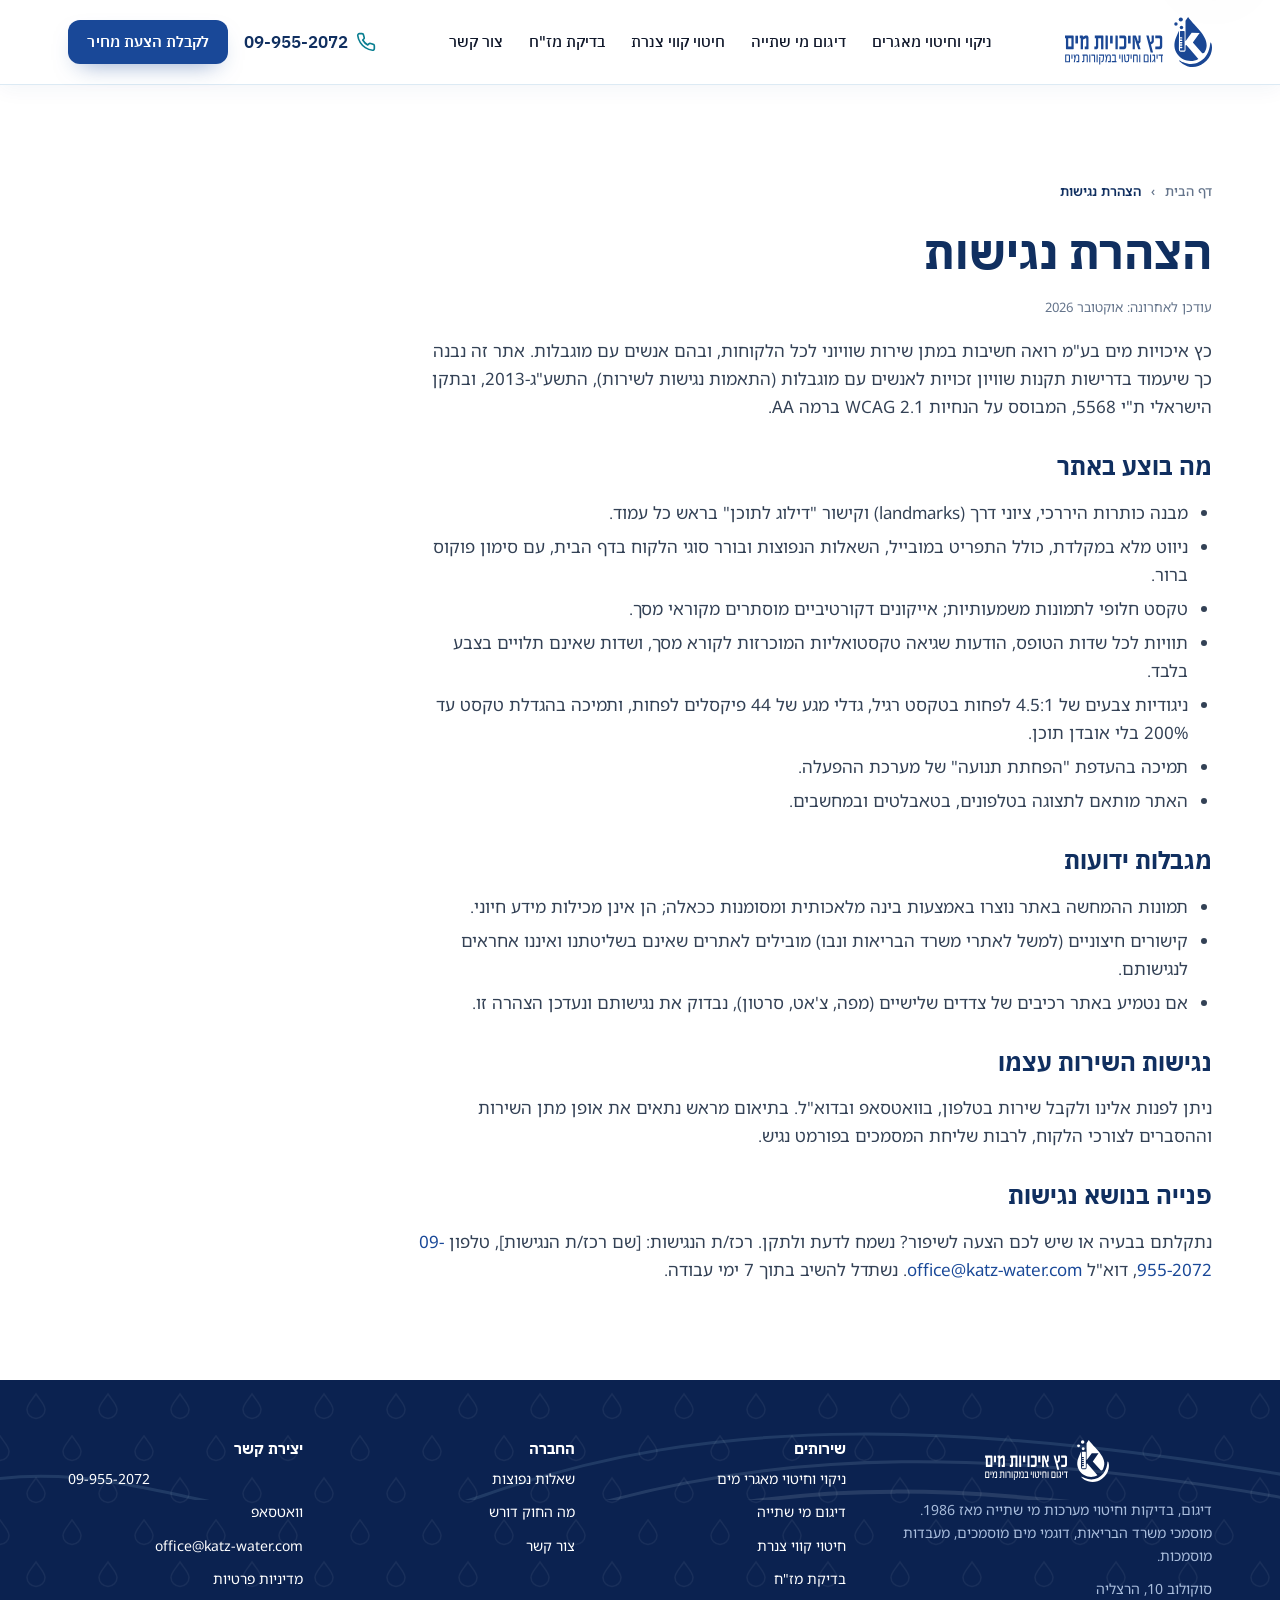
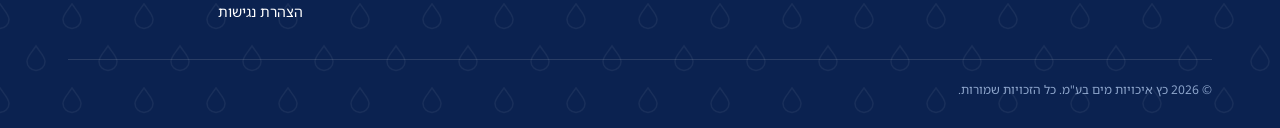
<file: accessibility/index.html>
<!doctype html>
<html lang="he" dir="rtl">
<head>
<meta charset="utf-8">
<meta name="viewport" content="width=device-width, initial-scale=1">
<title>הצהרת נגישות | כץ איכויות מים</title>
<meta name="description" content="הצהרת הנגישות של אתר כץ איכויות מים: רמת הנגישות, ההתאמות שבוצעו, מגבלות ידועות ודרכי פנייה לרכז הנגישות.">
<meta name="robots" content="noindex, follow">
<link rel="canonical" href="https://nisimgil-oss.github.io/katz-magar-landing/accessibility/">
<link rel="icon" href="../assets/logo-v.svg" type="image/svg+xml">
<link rel="preconnect" href="https://fonts.googleapis.com">
<link rel="preconnect" href="https://fonts.gstatic.com" crossorigin>
<link href="https://fonts.googleapis.com/css2?family=IBM+Plex+Sans+Hebrew:wght@500;600;700&family=Noto+Sans+Hebrew:wght@400;500;600;700&display=swap" rel="stylesheet">
<link rel="stylesheet" href="../assets/site.css?v=20261030">
</head>
<body>
<a class="skip-link" href="#main">דילוג לתוכן</a>

<header class="nav">
  <div class="wrap">
    <a class="logo" href="../" aria-label="כץ איכויות מים – דף הבית"><img src="../assets/logo-h.svg" alt="כץ איכויות מים" width="210" height="71"></a>
    <nav class="menu" id="menu" aria-label="ניווט ראשי">
      <a href="../nikui-magarim/">ניקוי וחיטוי מאגרים</a>
      <a href="../digum-mei-shtiya/">דיגום מי שתייה</a>
      <a href="../hitui-tzaneret/">חיטוי קווי צנרת</a>
      <a href="../mazach/">בדיקת מז"ח</a>
      <a href="../#contact">צור קשר</a>
      <div class="menu-cta"><a class="btn btn-primary" href="../#lead">לקבלת הצעת מחיר</a></div>
    </nav>
    <div class="actions">
      <a class="phone" aria-label="התקשרו לכץ איכויות מים" href="tel:+97299552072" data-track="click_call" data-label="nav"><svg aria-hidden="true" viewBox="0 0 24 24" fill="none" stroke="currentColor" stroke-width="2" stroke-linecap="round" stroke-linejoin="round"><path d="M22 16.9v3a2 2 0 0 1-2.2 2 19.8 19.8 0 0 1-8.6-3.1 19.5 19.5 0 0 1-6-6A19.8 19.8 0 0 1 2.1 4.2 2 2 0 0 1 4.1 2h3a2 2 0 0 1 2 1.7c.1.9.4 1.8.7 2.6a2 2 0 0 1-.5 2.1L8.1 9.6a16 16 0 0 0 6 6l1.3-1.3a2 2 0 0 1 2.1-.4c.8.3 1.7.5 2.6.7a2 2 0 0 1 1.9 2z"/></svg><span class="num" data-phone>09-955-2072</span></a>
      <a class="btn btn-primary" href="../#lead">לקבלת הצעת מחיר</a>
      <button class="burger" type="button" aria-controls="menu" aria-expanded="false" aria-label="פתיחת תפריט"><svg class="bars" aria-hidden="true" viewBox="0 0 24 24" fill="none" stroke="currentColor" stroke-width="2" stroke-linecap="round"><path d="M4 7h16M4 12h16M4 17h16"/></svg><svg class="x" aria-hidden="true" viewBox="0 0 24 24" fill="none" stroke="currentColor" stroke-width="2" stroke-linecap="round"><path d="M6 6l12 12M18 6L6 18"/></svg></button>
    </div>
  </div>
</header>

<main id="main" tabindex="-1">
<section class="section">
  <div class="wrap">
    <nav class="crumbs" aria-label="פירורי לחם" style="padding:0 0 24px"><a href="../">דף הבית</a><span aria-hidden="true">›</span><span aria-current="page">הצהרת נגישות</span></nav>
    <article class="prose">
      <h1>הצהרת נגישות</h1>
      <p class="updated">עודכן לאחרונה: אוקטובר 2026</p>
      <p>כץ איכויות מים בע"מ רואה חשיבות במתן שירות שוויוני לכל הלקוחות, ובהם אנשים עם מוגבלות. אתר זה נבנה כך שיעמוד בדרישות תקנות שוויון זכויות לאנשים עם מוגבלות (התאמות נגישות לשירות), התשע"ג-2013, ובתקן הישראלי ת"י 5568, המבוסס על הנחיות WCAG 2.1 ברמה AA.</p>

      <h2>מה בוצע באתר</h2>
      <ul>
        <li>מבנה כותרות היררכי, ציוני דרך (landmarks) וקישור "דילוג לתוכן" בראש כל עמוד.</li>
        <li>ניווט מלא במקלדת, כולל התפריט במובייל, השאלות הנפוצות ובורר סוגי הלקוח בדף הבית, עם סימון פוקוס ברור.</li>
        <li>טקסט חלופי לתמונות משמעותיות; אייקונים דקורטיביים מוסתרים מקוראי מסך.</li>
        <li>תוויות לכל שדות הטופס, הודעות שגיאה טקסטואליות המוכרזות לקורא מסך, ושדות שאינם תלויים בצבע בלבד.</li>
        <li>ניגודיות צבעים של 4.5:1 לפחות בטקסט רגיל, גדלי מגע של 44 פיקסלים לפחות, ותמיכה בהגדלת טקסט עד 200% בלי אובדן תוכן.</li>
        <li>תמיכה בהעדפת "הפחתת תנועה" של מערכת ההפעלה.</li>
        <li>האתר מותאם לתצוגה בטלפונים, בטאבלטים ובמחשבים.</li>
      </ul>

      <h2>מגבלות ידועות</h2>
      <ul>
        <li>תמונות ההמחשה באתר נוצרו באמצעות בינה מלאכותית ומסומנות ככאלה; הן אינן מכילות מידע חיוני.</li>
        <li>קישורים חיצוניים (למשל לאתרי משרד הבריאות ונבו) מובילים לאתרים שאינם בשליטתנו ואיננו אחראים לנגישותם.</li>
        <li>אם נטמיע באתר רכיבים של צדדים שלישיים (מפה, צ'אט, סרטון), נבדוק את נגישותם ונעדכן הצהרה זו.</li>
      </ul>

      <h2>נגישות השירות עצמו</h2>
      <p>ניתן לפנות אלינו ולקבל שירות בטלפון, בוואטסאפ ובדוא"ל. בתיאום מראש נתאים את אופן מתן השירות וההסברים לצורכי הלקוח, לרבות שליחת המסמכים בפורמט נגיש.</p>

      <h2>פנייה בנושא נגישות</h2>
      <p>נתקלתם בבעיה או שיש לכם הצעה לשיפור? נשמח לדעת ולתקן. רכז/ת הנגישות: [שם רכז/ת הנגישות], טלפון <a class="num" href="tel:+97299552072" data-phone>09-955-2072</a>, דוא"ל <a href="mailto:office@katz-water.com" data-email>office@katz-water.com</a>. נשתדל להשיב בתוך 7 ימי עבודה.</p>
    </article>
  </div>
</section>
</main>

<footer class="footer">
  <div class="wrap">
    <div class="cols">
      <div class="col">
        <img src="../assets/logo-white.svg" alt="כץ איכויות מים" width="210" height="71">
        <p>דיגום, בדיקות וחיטוי מערכות מי שתייה מאז 1986. מוסמכי משרד הבריאות, דוגמי מים מוסמכים, מעבדות מוסמכות.</p>
        <p>סוקולוב 10, הרצליה</p>
      </div>
      <div class="col">
        <h4>שירותים</h4>
        <a href="../nikui-magarim/">ניקוי וחיטוי מאגרי מים</a>
        <a href="../digum-mei-shtiya/">דיגום מי שתייה</a>
        <a href="../hitui-tzaneret/">חיטוי קווי צנרת</a>
        <a href="../mazach/">בדיקת מז"ח</a>
      </div>
      <div class="col">
        <h4>החברה</h4>
        <a href="../#faq">שאלות נפוצות</a>
        <a href="../#regulation">מה החוק דורש</a>
        <a href="../#contact">צור קשר</a>
      </div>
      <div class="col">
        <h4>יצירת קשר</h4>
        <a class="num" href="tel:+97299552072" data-phone>09-955-2072</a>
        <a href="https://wa.me/972584219429" target="_blank" rel="noopener">וואטסאפ</a>
        <a href="mailto:office@katz-water.com" data-email>office@katz-water.com</a>
        <a href="../privacy/">מדיניות פרטיות</a>
        <a href="../accessibility/">הצהרת נגישות</a>
      </div>
    </div>
    <div class="bottom"><span>© 2026 כץ איכויות מים בע"מ. כל הזכויות שמורות.</span></div>
  </div>
</footer>
<script src="../assets/config.js?v=20261030"></script>
<script src="../assets/site.js?v=20261030"></script>
</body>
</html>
</file>
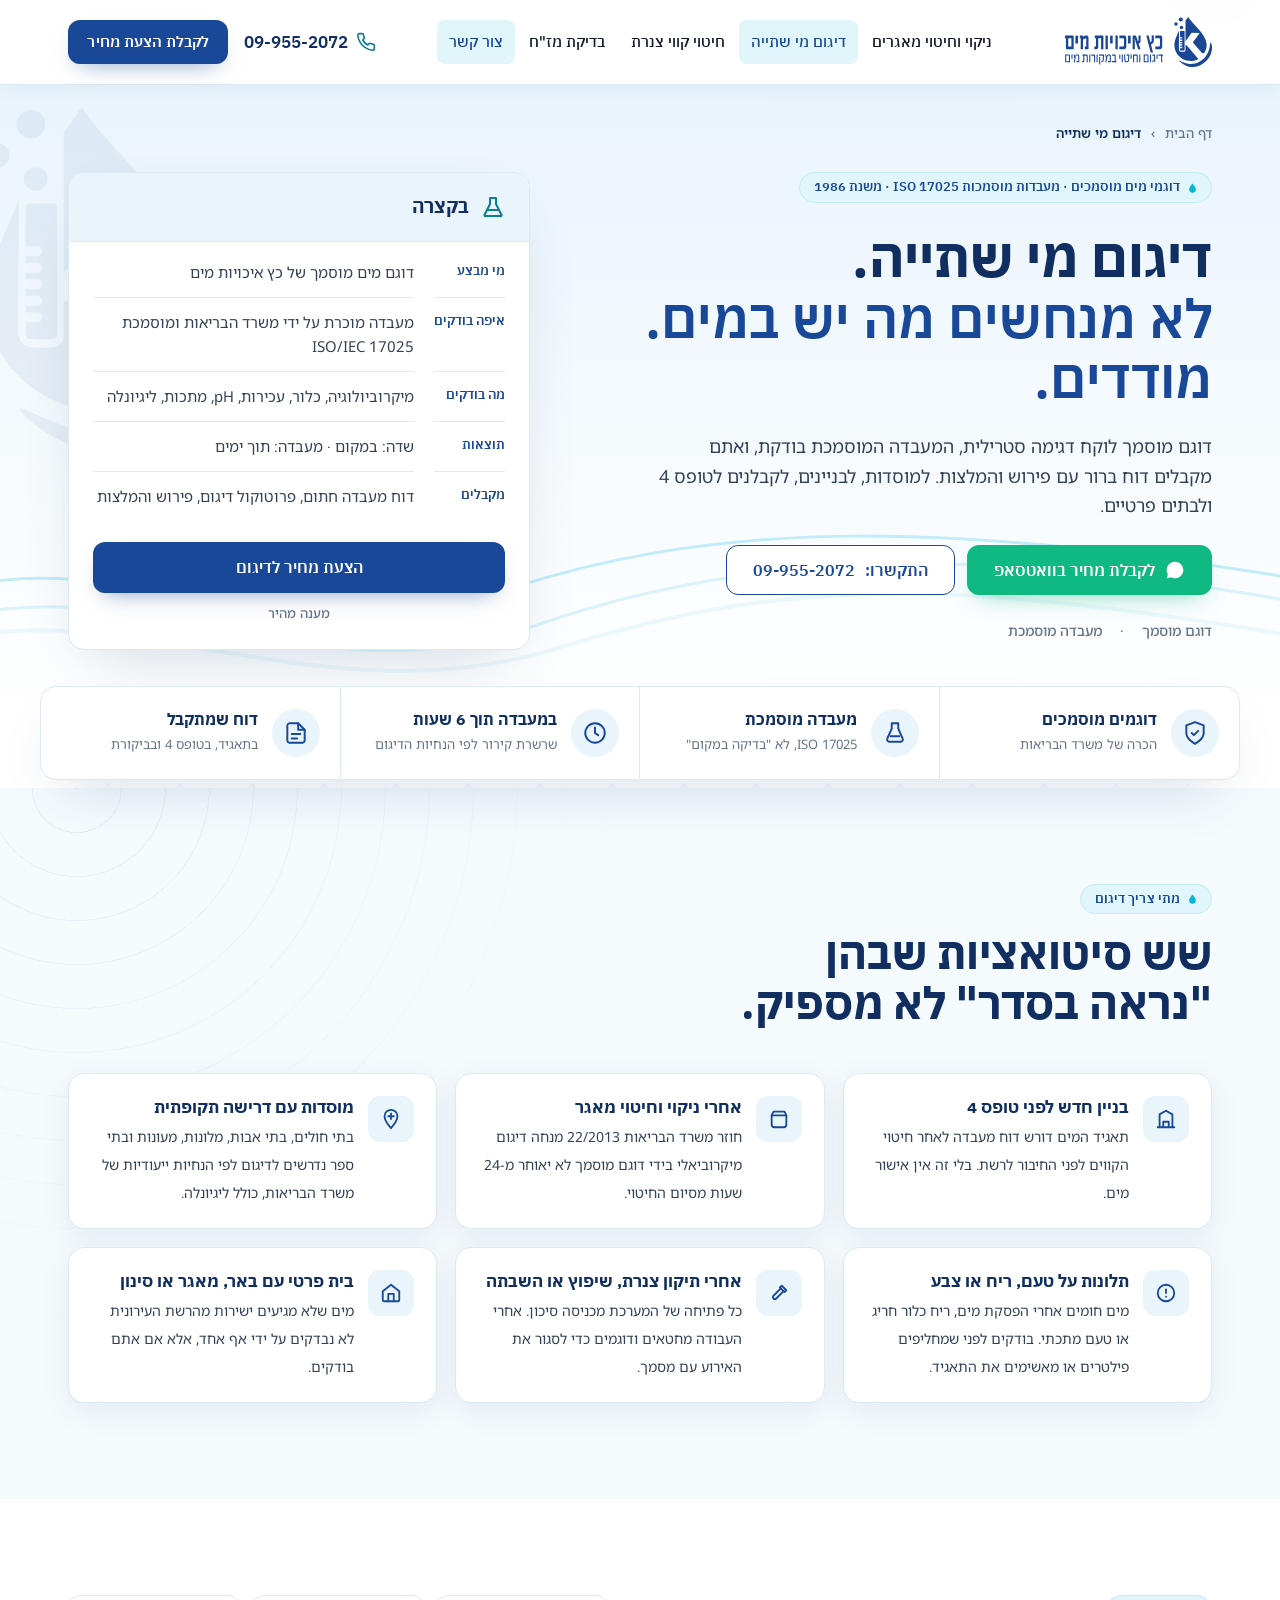
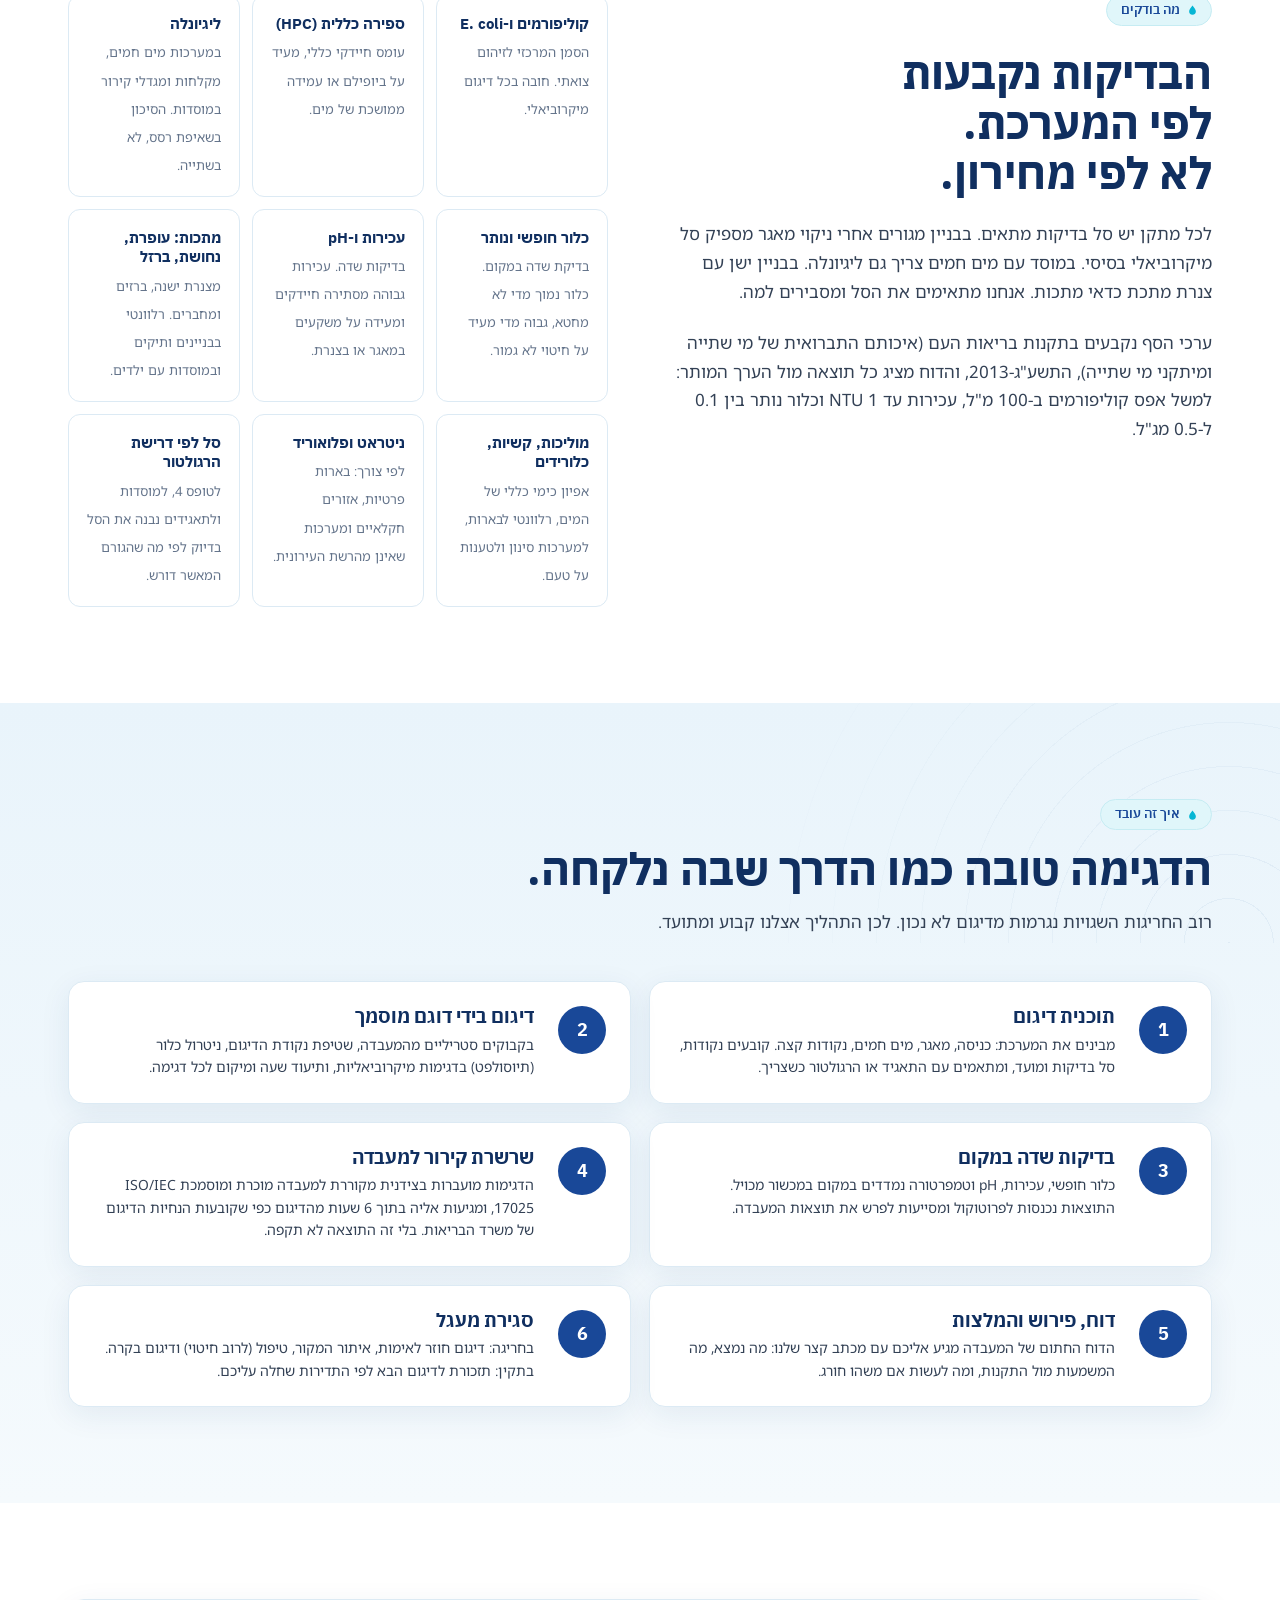
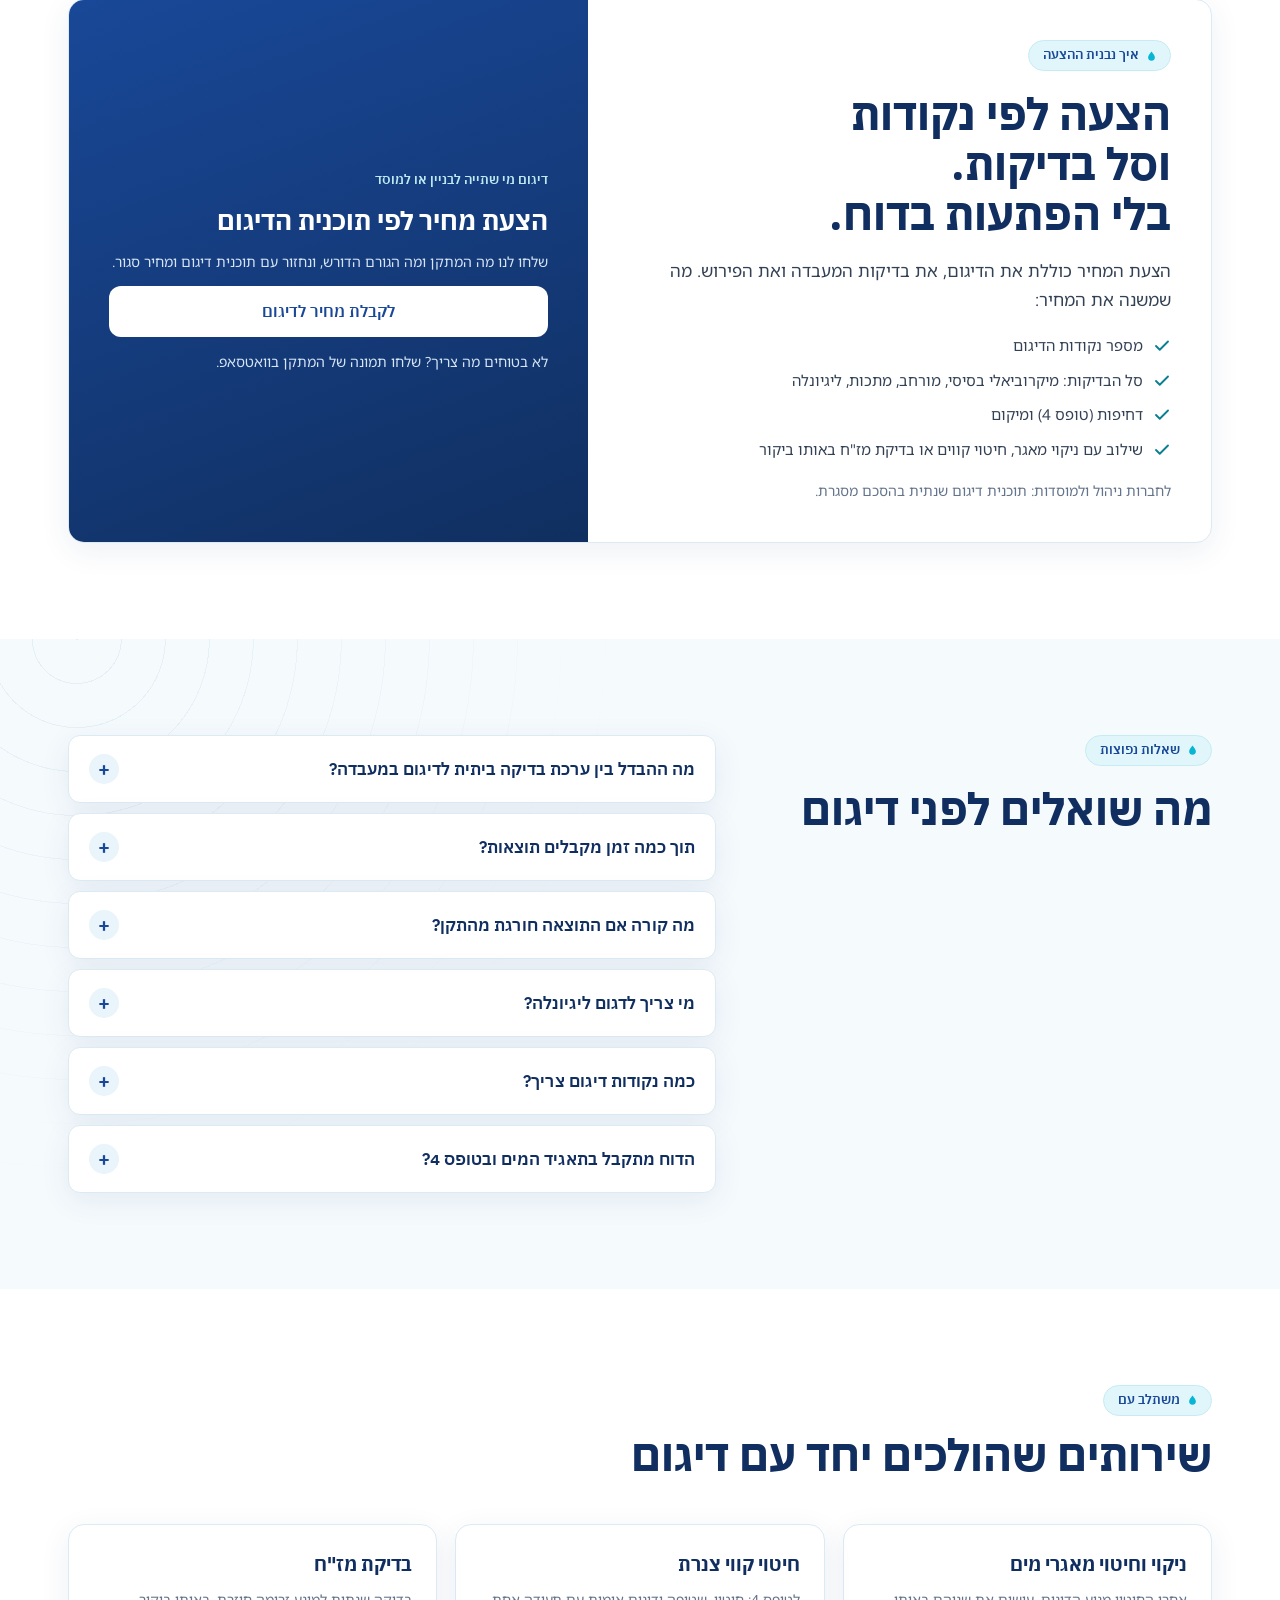
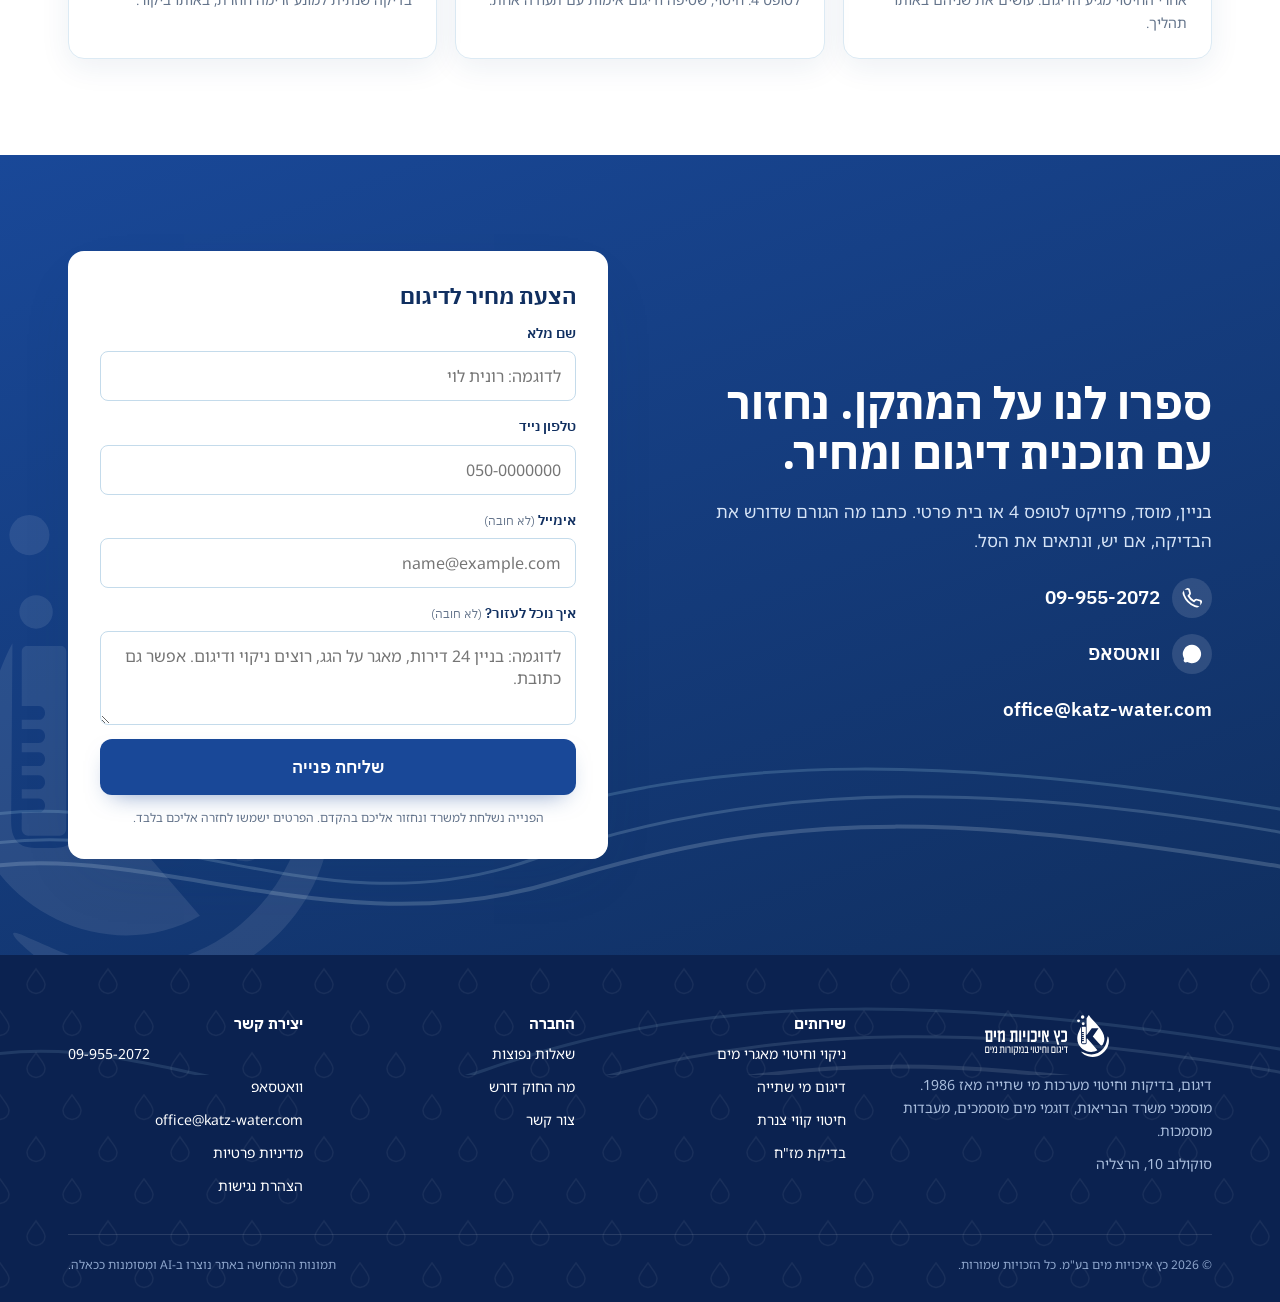
<file: digum-mei-shtiya/index.html>
<!doctype html>
<html lang="he" dir="rtl">
<head>
<meta charset="utf-8">
<meta name="viewport" content="width=device-width, initial-scale=1">
<title>דיגום מי שתייה במעבדה מוסמכת | דוגם מוסמך, תוצאות תוך ימים | כץ איכויות מים</title>
<meta name="description" content="דיגום מי שתייה על ידי דוגם מוסמך ובדיקה במעבדה מוסמכת ISO 17025: קוליפורמים, E. coli, מתכות, כלור, עכירות וליגיונלה. לבניינים, מוסדות, קבלנים (טופס 4) ובתים פרטיים. דוח מעבדה שמתקבל בכל ביקורת. לקבלת הצעת מחיר.">
<link rel="canonical" href="https://nisimgil-oss.github.io/katz-magar-landing/digum-mei-shtiya/">
<meta property="og:type" content="website">
<meta property="og:locale" content="he_IL">
<meta property="og:site_name" content="כץ איכויות מים">
<meta property="og:title" content="דיגום מי שתייה במעבדה מוסמכת | כץ איכויות מים">
<meta property="og:description" content="דוגם מוסמך, בקבוקים סטריליים, מעבדה מוסמכת. מיקרוביולוגיה, מתכות, כימיה וליגיונלה. דוח שמתקבל בטופס 4, בתאגיד ובביקורת.">
<meta property="og:url" content="https://nisimgil-oss.github.io/katz-magar-landing/digum-mei-shtiya/">
<meta property="og:image" content="https://nisimgil-oss.github.io/katz-magar-landing/assets/sampling.webp">
<link rel="icon" href="../assets/logo-v.svg" type="image/svg+xml">
<link rel="preconnect" href="https://fonts.googleapis.com">
<link rel="preconnect" href="https://fonts.gstatic.com" crossorigin>
<link href="https://fonts.googleapis.com/css2?family=IBM+Plex+Sans+Hebrew:wght@500;600;700&family=Noto+Sans+Hebrew:wght@400;500;600;700&display=swap" rel="stylesheet">
<link rel="stylesheet" href="../assets/site.css?v=20261030">
<script type="application/ld+json">
{
  "@context": "https://schema.org",
  "@graph": [
    {
      "@type": "Service",
      "name": "דיגום מי שתייה",
      "serviceType": "Drinking water sampling and laboratory testing",
      "url": "https://nisimgil-oss.github.io/katz-magar-landing/digum-mei-shtiya/",
      "description": "דיגום מי שתייה על ידי דוגם מוסמך ובדיקה במעבדה מוסמכת: מיקרוביולוגיה, מתכות, פרמטרים כימיים וליגיונלה.",
      "provider": {"@id": "https://nisimgil-oss.github.io/katz-magar-landing/#business"},
      "areaServed": {"@type": "Country", "name": "Israel"},
      "audience": {"@type": "Audience", "audienceType": "ועדי בתים, חברות ניהול, מוסדות, קבלנים, בתים פרטיים"}
    },
    {
      "@type": "BreadcrumbList",
      "itemListElement": [
        {"@type": "ListItem", "position": 1, "name": "דף הבית", "item": "https://nisimgil-oss.github.io/katz-magar-landing/"},
        {"@type": "ListItem", "position": 2, "name": "דיגום מי שתייה", "item": "https://nisimgil-oss.github.io/katz-magar-landing/digum-mei-shtiya/"}
      ]
    },
    {
      "@type": "FAQPage",
      "mainEntity": [
        {"@type": "Question", "name": "מה ההבדל בין ערכת בדיקה ביתית לדיגום במעבדה?", "acceptedAnswer": {"@type": "Answer", "text": "ערכה ביתית או מכשיר שדה נותנים אינדיקציה בלבד (כלור, pH, עכירות). רק דגימה שנלקחה על ידי דוגם מוסמך בבקבוק סטרילי ונבדקה במעבדה מוסמכת ISO 17025 מזהה חיידקים ומתכות, ורק דוח כזה מתקבל בתאגיד המים, בטופס 4 ובביקורת משרד הבריאות."}},
        {"@type": "Question", "name": "תוך כמה זמן מקבלים תוצאות?", "acceptedAnswer": {"@type": "Answer", "text": "בדיקות שדה מתקבלות במקום. תוצאות מיקרוביולוגיות מהמעבדה מתקבלות בדרך כלל תוך מספר ימי עבודה, ומתכות וכימיה עד כשבוע. כשיש דחיפות, למשל טופס 4, אנחנו מתאמים מועד דיגום שמקצר את ההמתנה."}},
        {"@type": "Question", "name": "מה קורה אם התוצאה חורגת מהתקן?", "acceptedAnswer": {"@type": "Answer", "text": "מתקשרים אליכם מיד, מפרשים את החריגה ומתאמים דיגום חוזר לאימות. אם החריגה מאומתת, מזהים את המקור (מאגר, צנרת, מערכת מים חמים) ומטפלים, בדרך כלל בחיטוי, ואחריו דיגום בקרה שמוכיח שהבעיה נפתרה."}},
        {"@type": "Question", "name": "מי צריך לדגום ליגיונלה?", "acceptedAnswer": {"@type": "Answer", "text": "מוסדות עם מערכות מים חמים ואוכלוסייה רגישה: בתי חולים, בתי אבות ודיור מוגן, מלונות וספא, ומבנים עם מגדלי קירור. הנחיות משרד הבריאות קובעות לכל סוג מוסד תדירות דיגום ונקודות דיגום. בבנייני מגורים רגילים אין דרישה כזאת."}},
        {"@type": "Question", "name": "כמה נקודות דיגום צריך?", "acceptedAnswer": {"@type": "Answer", "text": "תלוי במערכת. בבניין מגורים טיפוסי דוגמים בכניסת המים, ביציאה מהמאגר ובנקודת קצה רחוקה. במוסדות ובפרויקטים לטופס 4 מספר הנקודות נקבע לפי גודל המערכת ודרישות תאגיד המים. אנחנו ממליצים על תוכנית דיגום לפני ההצעה."}},
        {"@type": "Question", "name": "הדוח מתקבל בתאגיד המים ובטופס 4?", "acceptedAnswer": {"@type": "Answer", "text": "כן. הדיגום מתבצע על ידי דוגם מוסמך והבדיקה במעבדה מוסמכת, וזה מה שתאגידי המים ומשרד הבריאות דורשים. אנחנו מעבירים את הדוח גם ישירות לתאגיד כשנדרש."}}
      ]
    }
  ]
}
</script>
</head>
<body data-service="digum" data-service-name="דיגום מי שתייה">
<a class="skip-link" href="#main">דילוג לתוכן</a>

<header class="nav">
  <div class="wrap">
    <a class="logo" href="../" aria-label="כץ איכויות מים – דף הבית"><img src="../assets/logo-h.svg" alt="כץ איכויות מים" width="210" height="71"></a>
    <nav class="menu" id="menu" aria-label="ניווט ראשי">
      <a href="../nikui-magarim/">ניקוי וחיטוי מאגרים</a>
      <a href="../digum-mei-shtiya/">דיגום מי שתייה</a>
      <a href="../hitui-tzaneret/">חיטוי קווי צנרת</a>
      <a href="../mazach/">בדיקת מז"ח</a>
      <a href="#contact">צור קשר</a>
      <div class="menu-cta"><a class="btn btn-primary" href="#lead">לקבלת הצעת מחיר</a></div>
    </nav>
    <div class="actions">
      <a class="phone" aria-label="התקשרו לכץ איכויות מים" href="tel:+97299552072" data-track="click_call" data-label="nav"><svg aria-hidden="true" viewBox="0 0 24 24" fill="none" stroke="currentColor" stroke-width="2" stroke-linecap="round" stroke-linejoin="round"><path d="M22 16.9v3a2 2 0 0 1-2.2 2 19.8 19.8 0 0 1-8.6-3.1 19.5 19.5 0 0 1-6-6A19.8 19.8 0 0 1 2.1 4.2 2 2 0 0 1 4.1 2h3a2 2 0 0 1 2 1.7c.1.9.4 1.8.7 2.6a2 2 0 0 1-.5 2.1L8.1 9.6a16 16 0 0 0 6 6l1.3-1.3a2 2 0 0 1 2.1-.4c.8.3 1.7.5 2.6.7a2 2 0 0 1 1.9 2z"/></svg><span class="num" data-phone>09-955-2072</span></a>
      <a class="btn btn-primary" href="#lead">לקבלת הצעת מחיר</a>
      <button class="burger" type="button" aria-controls="menu" aria-expanded="false" aria-label="פתיחת תפריט"><svg class="bars" aria-hidden="true" viewBox="0 0 24 24" fill="none" stroke="currentColor" stroke-width="2" stroke-linecap="round"><path d="M4 7h16M4 12h16M4 17h16"/></svg><svg class="x" aria-hidden="true" viewBox="0 0 24 24" fill="none" stroke="currentColor" stroke-width="2" stroke-linecap="round"><path d="M6 6l12 12M18 6L6 18"/></svg></button>
    </div>
  </div>
</header>

<main id="main" tabindex="-1">

<section class="hero hero-svc" id="top">
  <img class="brand-watermark watermark-hero" src="../assets/brand-mark.svg" alt="" aria-hidden="true" width="300" height="370">
  <div class="wrap">
    <nav class="crumbs" aria-label="פירורי לחם"><a href="../">דף הבית</a><span aria-hidden="true">›</span><span aria-current="page">דיגום מי שתייה</span></nav>
  </div>
  <div class="wrap grid2" style="padding-top:28px">
    <div class="stack" style="gap:24px">
      <div class="eyebrow" id="heroEyebrow">דוגמי מים מוסמכים · מעבדות מוסמכות ISO 17025 · משנת 1986</div>
      <h1 id="heroTitle">דיגום מי שתייה.<br><span class="accent">לא מנחשים מה יש במים. מודדים.</span></h1>
      <p class="sub" id="heroSub">דוגם מוסמך לוקח דגימה סטרילית, המעבדה המוסמכת בודקת, ואתם מקבלים דוח ברור עם פירוש והמלצות. למוסדות, לבניינים, לקבלנים לטופס 4 ולבתים פרטיים.</p>
      <div class="ctas">
        <a class="btn btn-primary" href="https://wa.me/972584219429?text=%D7%A9%D7%9C%D7%95%D7%9D%2C%20%D7%90%D7%A0%D7%99%20%D7%9E%D7%A2%D7%95%D7%A0%D7%99%D7%99%D7%9F%2F%D7%AA%20%D7%91%D7%94%D7%A6%D7%A2%D7%AA%20%D7%9E%D7%97%D7%99%D7%A8%20%D7%9C%D7%93%D7%99%D7%92%D7%95%D7%9D%20%D7%9E%D7%99%20%D7%A9%D7%AA%D7%99%D7%99%D7%94" target="_blank" rel="noopener" data-track="click_whatsapp" data-label="hero"><svg aria-hidden="true" viewBox="0 0 24 24" fill="currentColor"><path d="M12 2a10 10 0 0 0-8.6 15.1L2 22l5-1.3A10 10 0 1 0 12 2zm4.5 12.1c-.2-.1-1.5-.7-1.7-.8s-.4-.1-.6.1-.6.8-.8 1-.3.2-.5.1a6.7 6.7 0 0 1-3.3-2.9c-.3-.4.2-.4.7-1.3.1-.2 0-.3 0-.4l-.8-1.8c-.2-.5-.4-.4-.6-.4h-.5a1 1 0 0 0-.7.3 3 3 0 0 0-.9 2.2 5.2 5.2 0 0 0 1.1 2.8 12 12 0 0 0 4.6 4c1.7.7 2.3.8 3.2.7a2.7 2.7 0 0 0 1.8-1.3 2.2 2.2 0 0 0 .2-1.3c-.1-.1-.3-.2-.5-.3z"/></svg>לקבלת מחיר בוואטסאפ</a>
        <a class="btn btn-outline" href="tel:+97299552072" data-track="click_call" data-label="hero">התקשרו: <span class="num" data-phone>09-955-2072</span></a>
      </div>
      <div class="note"><span>דוגם מוסמך</span><span>·</span><span>מעבדה מוסמכת</span></div>
    </div>

    <aside class="facts" aria-label="דיגום מי שתייה בקצרה">
      <div class="facts-head"><svg aria-hidden="true" viewBox="0 0 24 24" fill="none" stroke="currentColor" stroke-width="2" stroke-linecap="round" stroke-linejoin="round"><path d="M9 3h6v6l5 10a1 1 0 0 1-1 2H5a1 1 0 0 1-1-2L9 9z"/><path d="M7 15h10"/></svg>בקצרה</div>
      <dl>
        <dt>מי מבצע</dt><dd>דוגם מים מוסמך של כץ איכויות מים</dd>
        <dt>איפה בודקים</dt><dd>מעבדה מוכרת על ידי משרד הבריאות ומוסמכת ISO/IEC 17025</dd>
        <dt>מה בודקים</dt><dd>מיקרוביולוגיה, כלור, עכירות, pH, מתכות, ליגיונלה</dd>
        <dt>תוצאות</dt><dd>שדה: במקום · מעבדה: תוך ימים</dd>
        <dt>מקבלים</dt><dd>דוח מעבדה חתום, פרוטוקול דיגום, פירוש והמלצות</dd>
      </dl>
      <div class="facts-cta"><a class="btn btn-primary" href="#lead">הצעת מחיר לדיגום</a><small>מענה מהיר</small></div>
    </aside>
  </div>
</section>

<div class="trust">
  <div class="wrap">
    <div class="item"><svg aria-hidden="true" viewBox="0 0 24 24" fill="none" stroke="currentColor" stroke-width="1.8" stroke-linecap="round" stroke-linejoin="round"><path d="M12 22s8-4 8-10V5l-8-3-8 3v7c0 6 8 10 8 10z"/><path d="M9 12l2 2 4-4"/></svg><div><b>דוגמים מוסמכים</b><span>הכרה של משרד הבריאות</span></div></div>
    <div class="item"><svg aria-hidden="true" viewBox="0 0 24 24" fill="none" stroke="currentColor" stroke-width="1.8" stroke-linecap="round" stroke-linejoin="round"><path d="M9 3h6v5l4 9a2 2 0 0 1-2 3H7a2 2 0 0 1-2-3l4-9z"/><path d="M8 15h8"/></svg><div><b>מעבדה מוסמכת</b><span>ISO 17025, לא "בדיקה במקום"</span></div></div>
    <div class="item"><svg aria-hidden="true" viewBox="0 0 24 24" fill="none" stroke="currentColor" stroke-width="1.8" stroke-linecap="round" stroke-linejoin="round"><circle cx="12" cy="12" r="9"/><path d="M12 7v5l3 2"/></svg><div><b>במעבדה תוך 6 שעות</b><span>שרשרת קירור לפי הנחיות הדיגום</span></div></div>
    <div class="item"><svg aria-hidden="true" viewBox="0 0 24 24" fill="none" stroke="currentColor" stroke-width="1.8" stroke-linecap="round" stroke-linejoin="round"><path d="M14 3H6a2 2 0 0 0-2 2v14a2 2 0 0 0 2 2h12a2 2 0 0 0 2-2V9z"/><path d="M14 3v6h6M8 13h8M8 17h5"/></svg><div><b>דוח שמתקבל</b><span>בתאגיד, בטופס 4 ובביקורת</span></div></div>
  </div>
</div>

<section class="section section-tint" id="when" aria-labelledby="when-title">
  <div class="wrap">
    <div class="sec-head">
      <div class="eyebrow">מתי צריך דיגום</div>
      <h2 class="h2" id="when-title">שש סיטואציות שבהן "נראה בסדר" לא מספיק.</h2>
    </div>
    <div class="triggers">
      <div class="trigger"><span class="ic"><svg aria-hidden="true" viewBox="0 0 24 24" fill="none" stroke="currentColor" stroke-width="2" stroke-linecap="round" stroke-linejoin="round"><path d="M3 21h18M5 21V7l7-4 7 4v14M9 21v-6h6v6"/></svg></span><div><b>בניין חדש לפני טופס 4</b><span>תאגיד המים דורש דוח מעבדה לאחר חיטוי הקווים לפני החיבור לרשת. בלי זה אין אישור מים.</span></div></div>
      <div class="trigger"><span class="ic"><svg aria-hidden="true" viewBox="0 0 24 24" fill="none" stroke="currentColor" stroke-width="2" stroke-linecap="round" stroke-linejoin="round"><path d="M4 8h16v10a3 3 0 0 1-3 3H7a3 3 0 0 1-3-3z"/><path d="M4 8l2-4h12l2 4"/></svg></span><div><b>אחרי ניקוי וחיטוי מאגר</b><span>חוזר משרד הבריאות 22/2013 מנחה דיגום מיקרוביאלי בידי דוגם מוסמך לא יאוחר מ-24 שעות מסיום החיטוי.</span></div></div>
      <div class="trigger"><span class="ic"><svg aria-hidden="true" viewBox="0 0 24 24" fill="none" stroke="currentColor" stroke-width="2" stroke-linecap="round" stroke-linejoin="round"><path d="M12 2a7 7 0 0 1 7 7c0 5-7 13-7 13S5 14 5 9a7 7 0 0 1 7-7z"/><path d="M9 9h6M12 6v6"/></svg></span><div><b>מוסדות עם דרישה תקופתית</b><span>בתי חולים, בתי אבות, מלונות, מעונות ובתי ספר נדרשים לדיגום לפי הנחיות ייעודיות של משרד הבריאות, כולל ליגיונלה.</span></div></div>
      <div class="trigger"><span class="ic"><svg aria-hidden="true" viewBox="0 0 24 24" fill="none" stroke="currentColor" stroke-width="2" stroke-linecap="round" stroke-linejoin="round"><circle cx="12" cy="12" r="9"/><path d="M12 8v4M12 16h.01"/></svg></span><div><b>תלונות על טעם, ריח או צבע</b><span>מים חומים אחרי הפסקת מים, ריח כלור חריג או טעם מתכתי. בודקים לפני שמחליפים פילטרים או מאשימים את התאגיד.</span></div></div>
      <div class="trigger"><span class="ic"><svg aria-hidden="true" viewBox="0 0 24 24" fill="none" stroke="currentColor" stroke-width="2" stroke-linecap="round" stroke-linejoin="round"><path d="M14 7l-8 8a2 2 0 1 0 3 3l8-8"/><path d="M15 4l5 5-2 2-5-5z"/></svg></span><div><b>אחרי תיקון צנרת, שיפוץ או השבתה</b><span>כל פתיחה של המערכת מכניסה סיכון. אחרי העבודה מחטאים ודוגמים כדי לסגור את האירוע עם מסמך.</span></div></div>
      <div class="trigger"><span class="ic"><svg aria-hidden="true" viewBox="0 0 24 24" fill="none" stroke="currentColor" stroke-width="2" stroke-linecap="round" stroke-linejoin="round"><path d="M3 10l9-7 9 7v10a1 1 0 0 1-1 1H4a1 1 0 0 1-1-1z"/><path d="M9 21v-8h6v8"/></svg></span><div><b>בית פרטי עם באר, מאגר או סינון</b><span>מים שלא מגיעים ישירות מהרשת העירונית לא נבדקים על ידי אף אחד, אלא אם אתם בודקים.</span></div></div>
    </div>
  </div>
</section>

<section class="section" id="tests" aria-labelledby="tests-title">
  <div class="wrap grid2" style="align-items:start">
    <div class="stack">
      <div class="eyebrow">מה בודקים</div>
      <h2 class="h2" id="tests-title">הבדיקות נקבעות לפי המערכת.<br>לא לפי מחירון.</h2>
      <p class="lead">לכל מתקן יש סל בדיקות מתאים. בבניין מגורים אחרי ניקוי מאגר מספיק סל מיקרוביאלי בסיסי. במוסד עם מים חמים צריך גם ליגיונלה. בבניין ישן עם צנרת מתכת כדאי מתכות. אנחנו מתאימים את הסל ומסבירים למה.</p>
      <p class="lead">ערכי הסף נקבעים בתקנות בריאות העם (איכותם התברואית של מי שתייה ומיתקני מי שתייה), התשע"ג-2013, והדוח מציג כל תוצאה מול הערך המותר: למשל אפס קוליפורמים ב-100 מ"ל, עכירות עד 1 NTU וכלור נותר בין 0.1 ל-0.5 מג"ל.</p>
    </div>
    <div class="tests">
      <div class="test"><b>קוליפורמים ו-E. coli</b><span>הסמן המרכזי לזיהום צואתי. חובה בכל דיגום מיקרוביאלי.</span></div>
      <div class="test"><b>ספירה כללית (HPC)</b><span>עומס חיידקי כללי, מעיד על ביופילם או עמידה ממושכת של מים.</span></div>
      <div class="test"><b>ליגיונלה</b><span>במערכות מים חמים, מקלחות ומגדלי קירור במוסדות. הסיכון בשאיפת רסס, לא בשתייה.</span></div>
      <div class="test"><b>כלור חופשי ונותר</b><span>בדיקת שדה במקום. כלור נמוך מדי לא מחטא, גבוה מדי מעיד על חיטוי לא גמור.</span></div>
      <div class="test"><b>עכירות ו-pH</b><span>בדיקות שדה. עכירות גבוהה מסתירה חיידקים ומעידה על משקעים במאגר או בצנרת.</span></div>
      <div class="test"><b>מתכות: עופרת, נחושת, ברזל</b><span>מצנרת ישנה, ברזים ומחברים. רלוונטי בבניינים ותיקים ובמוסדות עם ילדים.</span></div>
      <div class="test"><b>מוליכות, קשיות, כלורידים</b><span>אפיון כימי כללי של המים, רלוונטי לבארות, למערכות סינון ולטענות על טעם.</span></div>
      <div class="test"><b>ניטראט ופלואוריד</b><span>לפי צורך: בארות פרטיות, אזורים חקלאיים ומערכות שאינן מהרשת העירונית.</span></div>
      <div class="test"><b>סל לפי דרישת הרגולטור</b><span>לטופס 4, למוסדות ולתאגידים נבנה את הסל בדיוק לפי מה שהגורם המאשר דורש.</span></div>
    </div>
  </div>
</section>

<section class="section section-blue" id="process" aria-labelledby="process-title">
  <div class="wrap">
    <div class="sec-head">
      <div class="eyebrow">איך זה עובד</div>
      <h2 class="h2" id="process-title">הדגימה טובה כמו הדרך שבה נלקחה.</h2>
      <p class="lead">רוב החריגות השגויות נגרמות מדיגום לא נכון. לכן התהליך אצלנו קבוע ומתועד.</p>
    </div>
    <div class="steps-big">
      <div class="step-big"><span class="n">1</span><div><h3>תוכנית דיגום</h3><p>מבינים את המערכת: כניסה, מאגר, מים חמים, נקודות קצה. קובעים נקודות, סל בדיקות ומועד, ומתאמים עם התאגיד או הרגולטור כשצריך.</p></div></div>
      <div class="step-big"><span class="n">2</span><div><h3>דיגום בידי דוגם מוסמך</h3><p>בקבוקים סטריליים מהמעבדה, שטיפת נקודת הדיגום, ניטרול כלור (תיוסולפט) בדגימות מיקרוביאליות, ותיעוד שעה ומיקום לכל דגימה.</p></div></div>
      <div class="step-big"><span class="n">3</span><div><h3>בדיקות שדה במקום</h3><p>כלור חופשי, עכירות, pH וטמפרטורה נמדדים במקום במכשור מכויל. התוצאות נכנסות לפרוטוקול ומסייעות לפרש את תוצאות המעבדה.</p></div></div>
      <div class="step-big"><span class="n">4</span><div><h3>שרשרת קירור למעבדה</h3><p>הדגימות מועברות בצידנית מקוררת למעבדה מוכרת ומוסמכת ISO/IEC 17025, ומגיעות אליה בתוך 6 שעות מהדיגום כפי שקובעות הנחיות הדיגום של משרד הבריאות. בלי זה התוצאה לא תקפה.</p></div></div>
      <div class="step-big"><span class="n">5</span><div><h3>דוח, פירוש והמלצות</h3><p>הדוח החתום של המעבדה מגיע אליכם עם מכתב קצר שלנו: מה נמצא, מה המשמעות מול התקנות, ומה לעשות אם משהו חורג.</p></div></div>
      <div class="step-big"><span class="n">6</span><div><h3>סגירת מעגל</h3><p>בחריגה: דיגום חוזר לאימות, איתור המקור, טיפול (לרוב חיטוי) ודיגום בקרה. בתקין: תזכורת לדיגום הבא לפי התדירות שחלה עליכם.</p></div></div>
    </div>
  </div>
</section>


<section class="section" id="pricing" aria-labelledby="pricing-title">
  <div class="wrap">
    <div class="quote-card" data-price-service="digum">
      <div class="stack quote-intro">
        <div class="eyebrow">איך נבנית ההצעה</div>
        <h2 class="h2" id="pricing-title">הצעה לפי נקודות וסל בדיקות.<br>בלי הפתעות בדוח.</h2>
        <p class="lead">הצעת המחיר כוללת את הדיגום, את בדיקות המעבדה ואת הפירוש. מה שמשנה את המחיר:</p>
        <ul class="price-factors">
          <li><svg aria-hidden="true" viewBox="0 0 24 24" fill="none" stroke="currentColor" stroke-width="2.5" stroke-linecap="round" stroke-linejoin="round"><path d="M20 6L9 17l-5-5"/></svg>מספר נקודות הדיגום</li>
          <li><svg aria-hidden="true" viewBox="0 0 24 24" fill="none" stroke="currentColor" stroke-width="2.5" stroke-linecap="round" stroke-linejoin="round"><path d="M20 6L9 17l-5-5"/></svg>סל הבדיקות: מיקרוביאלי בסיסי, מורחב, מתכות, ליגיונלה</li>
          <li><svg aria-hidden="true" viewBox="0 0 24 24" fill="none" stroke="currentColor" stroke-width="2.5" stroke-linecap="round" stroke-linejoin="round"><path d="M20 6L9 17l-5-5"/></svg>דחיפות (טופס 4) ומיקום</li>
          <li><svg aria-hidden="true" viewBox="0 0 24 24" fill="none" stroke="currentColor" stroke-width="2.5" stroke-linecap="round" stroke-linejoin="round"><path d="M20 6L9 17l-5-5"/></svg>שילוב עם ניקוי מאגר, חיטוי קווים או בדיקת מז"ח באותו ביקור</li>
        </ul>
        <p class="quote-small">לחברות ניהול ולמוסדות: תוכנית דיגום שנתית בהסכם מסגרת.</p>
      </div>
      <div class="quote-price">
        <p class="quote-label">דיגום מי שתייה לבניין או למוסד</p>
        <p class="quote-amount" data-price-without>הצעת מחיר לפי תוכנית הדיגום</p>
        <p class="quote-small">שלחו לנו מה המתקן ומה הגורם הדורש, ונחזור עם תוכנית דיגום ומחיר סגור.</p>
        <a class="btn btn-primary" href="#lead" data-track="click_pricing_quote">לקבלת מחיר לדיגום</a>
        <p class="quote-small">לא בטוחים מה צריך? שלחו תמונה של המתקן בוואטסאפ.</p>
      </div>
    </div>
  </div>
</section>

<section class="section section-tint" id="faq" aria-labelledby="faq-title">
  <div class="wrap faq-grid">
    <div class="stack" style="gap:18px">
      <div class="eyebrow">שאלות נפוצות</div>
      <h2 class="h2" id="faq-title">מה שואלים לפני דיגום</h2>
    </div>
    <div class="faq">
      <details><summary>מה ההבדל בין ערכת בדיקה ביתית לדיגום במעבדה?</summary><div class="a">ערכה ביתית או מכשיר שדה נותנים אינדיקציה בלבד (כלור, pH, עכירות). רק דגימה שנלקחה על ידי דוגם מוסמך בבקבוק סטרילי ונבדקה במעבדה מוסמכת ISO 17025 מזהה חיידקים ומתכות, ורק דוח כזה מתקבל בתאגיד המים, בטופס 4 ובביקורת משרד הבריאות.</div></details>
      <details><summary>תוך כמה זמן מקבלים תוצאות?</summary><div class="a">בדיקות שדה מתקבלות במקום. תוצאות מיקרוביולוגיות מהמעבדה מתקבלות בדרך כלל תוך מספר ימי עבודה, ומתכות וכימיה עד כשבוע. כשיש דחיפות, למשל טופס 4, אנחנו מתאמים מועד דיגום שמקצר את ההמתנה.</div></details>
      <details><summary>מה קורה אם התוצאה חורגת מהתקן?</summary><div class="a">מתקשרים אליכם מיד, מפרשים את החריגה ומתאמים דיגום חוזר לאימות. אם החריגה מאומתת, מזהים את המקור (מאגר, צנרת, מערכת מים חמים) ומטפלים, בדרך כלל בחיטוי, ואחריו דיגום בקרה שמוכיח שהבעיה נפתרה.</div></details>
      <details><summary>מי צריך לדגום ליגיונלה?</summary><div class="a">מוסדות עם מערכות מים חמים ואוכלוסייה רגישה: בתי חולים, בתי אבות ודיור מוגן, מלונות וספא, ומבנים עם מגדלי קירור. הנחיות משרד הבריאות קובעות לכל סוג מוסד תדירות דיגום ונקודות דיגום. בבנייני מגורים רגילים אין דרישה כזאת.</div></details>
      <details><summary>כמה נקודות דיגום צריך?</summary><div class="a">תלוי במערכת. בבניין מגורים טיפוסי דוגמים בכניסת המים, ביציאה מהמאגר ובנקודת קצה רחוקה. במוסדות ובפרויקטים לטופס 4 מספר הנקודות נקבע לפי גודל המערכת ודרישות תאגיד המים. אנחנו ממליצים על תוכנית דיגום לפני ההצעה.</div></details>
      <details><summary>הדוח מתקבל בתאגיד המים ובטופס 4?</summary><div class="a">כן. הדיגום מתבצע על ידי דוגם מוסמך והבדיקה במעבדה מוסמכת, וזה מה שתאגידי המים ומשרד הבריאות דורשים. אנחנו מעבירים את הדוח גם ישירות לתאגיד כשנדרש.</div></details>
    </div>
  </div>
</section>

<section class="section" id="related" aria-labelledby="related-title">
  <div class="wrap">
    <div class="sec-head"><div class="eyebrow">משתלב עם</div><h2 class="h2" id="related-title">שירותים שהולכים יחד עם דיגום</h2></div>
    <div class="related">
      <a href="../nikui-magarim/"><b>ניקוי וחיטוי מאגרי מים</b><span>אחרי החיטוי מגיע הדיגום. עושים את שניהם באותו תהליך.</span></a>
      <a href="../hitui-tzaneret/"><b>חיטוי קווי צנרת</b><span>לטופס 4: חיטוי, שטיפה ודיגום אימות עם תעודה אחת.</span></a>
      <a href="../mazach/"><b>בדיקת מז"ח</b><span>בדיקה שנתית למונע זרימה חוזרת, באותו ביקור.</span></a>
    </div>
  </div>
</section>

<section class="section section-blue final" id="contact">
  <img class="brand-watermark watermark-contact" src="../assets/brand-mark.svg" alt="" aria-hidden="true" width="300" height="370" loading="lazy">
  <div class="wrap grid2">
    <div class="stack" style="gap:20px">
      <h2 class="h2">ספרו לנו על המתקן. נחזור עם תוכנית דיגום ומחיר.</h2>
      <p class="lead">בניין, מוסד, פרויקט לטופס 4 או בית פרטי. כתבו מה הגורם שדורש את הבדיקה, אם יש, ונתאים את הסל.</p>
      <div class="contact">
        <a href="tel:+97299552072" data-track="click_call" data-label="contact"><svg aria-hidden="true" viewBox="0 0 24 24" fill="none" stroke="currentColor" stroke-width="2" stroke-linecap="round" stroke-linejoin="round"><path d="M22 16.9v3a2 2 0 0 1-2.2 2 19.8 19.8 0 0 1-8.6-3.1 19.5 19.5 0 0 1-6-6A19.8 19.8 0 0 1 2.1 4.2 2 2 0 0 1 4.1 2h3a2 2 0 0 1 2 1.7c.1.9.4 1.8.7 2.6a2 2 0 0 1-.5 2.1L8.1 9.6a16 16 0 0 0 6 6l1.3-1.3a2 2 0 0 1 2.1-.4c.8.3 1.7.5 2.6.7a2 2 0 0 1 1.9 2z"/></svg><span class="num" data-phone>09-955-2072</span></a>
        <a href="https://wa.me/972584219429" target="_blank" rel="noopener" data-track="click_whatsapp" data-label="contact"><svg aria-hidden="true" viewBox="0 0 24 24" fill="currentColor"><path d="M12 2a10 10 0 0 0-8.6 15.1L2 22l5-1.3A10 10 0 1 0 12 2zm4.5 12.1c-.2-.1-1.5-.7-1.7-.8s-.4-.1-.6.1-.6.8-.8 1-.3.2-.5.1a6.7 6.7 0 0 1-3.3-2.9c-.3-.4.2-.4.7-1.3.1-.2 0-.3 0-.4l-.8-1.8c-.2-.5-.4-.4-.6-.4h-.5a1 1 0 0 0-.7.3 3 3 0 0 0-.9 2.2 5.2 5.2 0 0 0 1.1 2.8 12 12 0 0 0 4.6 4c1.7.7 2.3.8 3.2.7a2.7 2.7 0 0 0 1.8-1.3 2.2 2.2 0 0 0 .2-1.3c-.1-.1-.3-.2-.5-.3z"/></svg>וואטסאפ</a>
        <a href="mailto:office@katz-water.com" data-email><svg aria-hidden="true" viewBox="0 0 24 24" fill="none" stroke="currentColor" stroke-width="2" stroke-linecap="round" stroke-linejoin="round"><rect x="3" y="5" width="18" height="14" rx="2"/><path d="M3 7l9 6 9-6"/></svg>office@katz-water.com</a>
      </div>
    </div>
    <div class="card" id="lead">
      <form id="leadForm" data-lead novalidate aria-describedby="leadForm-status">
        <div class="stack" style="gap:14px">
          <h3>הצעת מחיר לדיגום</h3>
          <div class="field"><label for="name">שם מלא</label><input id="name" name="name" type="text" placeholder="לדוגמה: רונית לוי" autocomplete="name" required></div>
          <div class="field"><label for="phone">טלפון נייד</label><input id="phone" name="phone" type="tel" inputmode="tel" placeholder="050-0000000" autocomplete="tel" required></div>
          <input type="hidden" name="service_label" value="דיגום מי שתייה">
          <div class="field"><label for="email">אימייל <small>(לא חובה)</small></label><input id="email" name="email" type="email" inputmode="email" placeholder="name@example.com" autocomplete="email"></div>
          <div class="field"><label for="details">איך נוכל לעזור? <small>(לא חובה)</small></label><textarea id="details" name="details" rows="3" placeholder="לדוגמה: בניין 24 דירות, מאגר על הגג, רוצים ניקוי ודיגום. אפשר גם כתובת."></textarea></div>
          <input type="text" name="website" class="hp" tabindex="-1" autocomplete="off" aria-hidden="true">
          <button class="btn btn-primary" type="submit">שליחת פנייה</button>
          <p class="form-status" id="leadForm-status" role="status" aria-live="polite"></p>
          <p class="fine">הפנייה נפתחת בוואטסאפ עם הפרטים שמילאתם, ואתם מאשרים את השליחה. <a href="../privacy/">מדיניות פרטיות</a></p>
        </div>
      </form>
      <div class="success"><svg aria-hidden="true" viewBox="0 0 24 24" fill="none" stroke="currentColor" stroke-width="2" stroke-linecap="round" stroke-linejoin="round"><circle cx="12" cy="12" r="10"/><path d="M8 12l3 3 5-6"/></svg><h3>קיבלנו, תודה!</h3><p class="hint">נחזור אליכם בהקדם בשעות העבודה.</p></div>
    </div>
  </div>
</section>

</main>

<footer class="footer">
  <div class="wrap">
    <div class="cols">
      <div class="col">
        <img src="../assets/logo-white.svg" alt="כץ איכויות מים" width="210" height="71">
        <p>דיגום, בדיקות וחיטוי מערכות מי שתייה מאז 1986. מוסמכי משרד הבריאות, דוגמי מים מוסמכים, מעבדות מוסמכות.</p>
        <p>סוקולוב 10, הרצליה</p>
      </div>
      <div class="col">
        <h4>שירותים</h4>
        <a href="../nikui-magarim/">ניקוי וחיטוי מאגרי מים</a>
        <a href="../digum-mei-shtiya/">דיגום מי שתייה</a>
        <a href="../hitui-tzaneret/">חיטוי קווי צנרת</a>
        <a href="../mazach/">בדיקת מז"ח</a>
      </div>
      <div class="col">
        <h4>החברה</h4>
        <a href="../#faq">שאלות נפוצות</a>
        <a href="../#regulation">מה החוק דורש</a>
        <a href="#contact">צור קשר</a>
      </div>
      <div class="col">
        <h4>יצירת קשר</h4>
        <a class="num" href="tel:+97299552072" data-track="click_call" data-label="footer" data-phone>09-955-2072</a>
        <a href="https://wa.me/972584219429" target="_blank" rel="noopener" data-track="click_whatsapp" data-label="footer">וואטסאפ</a>
        <a href="mailto:office@katz-water.com" data-email>office@katz-water.com</a>
        <a href="../privacy/">מדיניות פרטיות</a>
        <a href="../accessibility/">הצהרת נגישות</a>
      </div>
    </div>
    <div class="bottom">
      <span>© 2026 כץ איכויות מים בע"מ. כל הזכויות שמורות.</span>
      <span>תמונות ההמחשה באתר נוצרו ב-AI ומסומנות ככאלה.</span>
    </div>
  </div>
</footer>

<div class="mbar">
  <a class="btn btn-primary" href="https://wa.me/972584219429?text=%D7%A9%D7%9C%D7%95%D7%9D%2C%20%D7%90%D7%A0%D7%99%20%D7%9E%D7%A2%D7%95%D7%A0%D7%99%D7%99%D7%9F%2F%D7%AA%20%D7%91%D7%94%D7%A6%D7%A2%D7%AA%20%D7%9E%D7%97%D7%99%D7%A8%20%D7%9C%D7%93%D7%99%D7%92%D7%95%D7%9D%20%D7%9E%D7%99%20%D7%A9%D7%AA%D7%99%D7%99%D7%94" target="_blank" rel="noopener" data-track="click_whatsapp" data-label="mbar">מחיר בוואטסאפ</a>
  <a class="btn btn-outline" href="tel:+97299552072" data-track="click_call" data-label="mbar">התקשרו</a>
</div>

<script>
window.KATZ_SEGS = {
  tofes4: {eye:"לקבלנים ויזמים · דיגום לטופס 4", h:"דיגום מים לטופס 4, בלי לעכב את המסירה.", s:"דוגם מוסמך מגיע מיד אחרי חיטוי הקווים, המעבדה המוסמכת בודקת, והדוח עובר ישירות לתאגיד המים. תוצאות תוך ימים ספורים."},
  mosad: {eye:"למוסדות · תוכנית דיגום שנתית", h:"דיגום מי שתייה וליגיונלה. בדיוק לפי ההנחיות שחלות עליכם.", s:"תוכנית דיגום לפי סוג המוסד, דוגם מוסמך, מעבדה מוסמכת ותיק מסמכים שעומד בביקורת משרד הבריאות."},
  hotel: {eye:"למלונות · דיגום מים וליגיונלה", h:"דיגום מים וליגיונלה למלון. לפני שהביקורת מגיעה.", s:"תוכנית דיגום לפי המפרט האחיד, דוגם מוסמך, מעבדה מוסמכת ותיעוד מסודר לרישוי."},
  nihul: {eye:"לחברות ניהול · דיגום לכל הבניינים", h:"תוכנית דיגום שנתית לכל הפורטפוליו. דוח לכל בניין.", s:"מתזמנים, דוגמים ומתעדים בכל הבניינים שלכם. דוחות במייל, הסכם מסגרת לכל הפורטפוליו."},
  prati: {eye:"לבתים פרטיים · באר, מאגר או סינון", h:"מה באמת יש במים שלכם? בודקים במעבדה.", s:"דוגם מוסמך לוקח דגימה, המעבדה בודקת מיקרוביולוגיה, מתכות וכימיה, ואתם מקבלים דוח ברור והמלצות."}
};
</script>
<script src="../assets/config.js?v=20261030"></script>
<script src="../assets/site.js?v=20261030"></script>
</body>
</html>
</file>
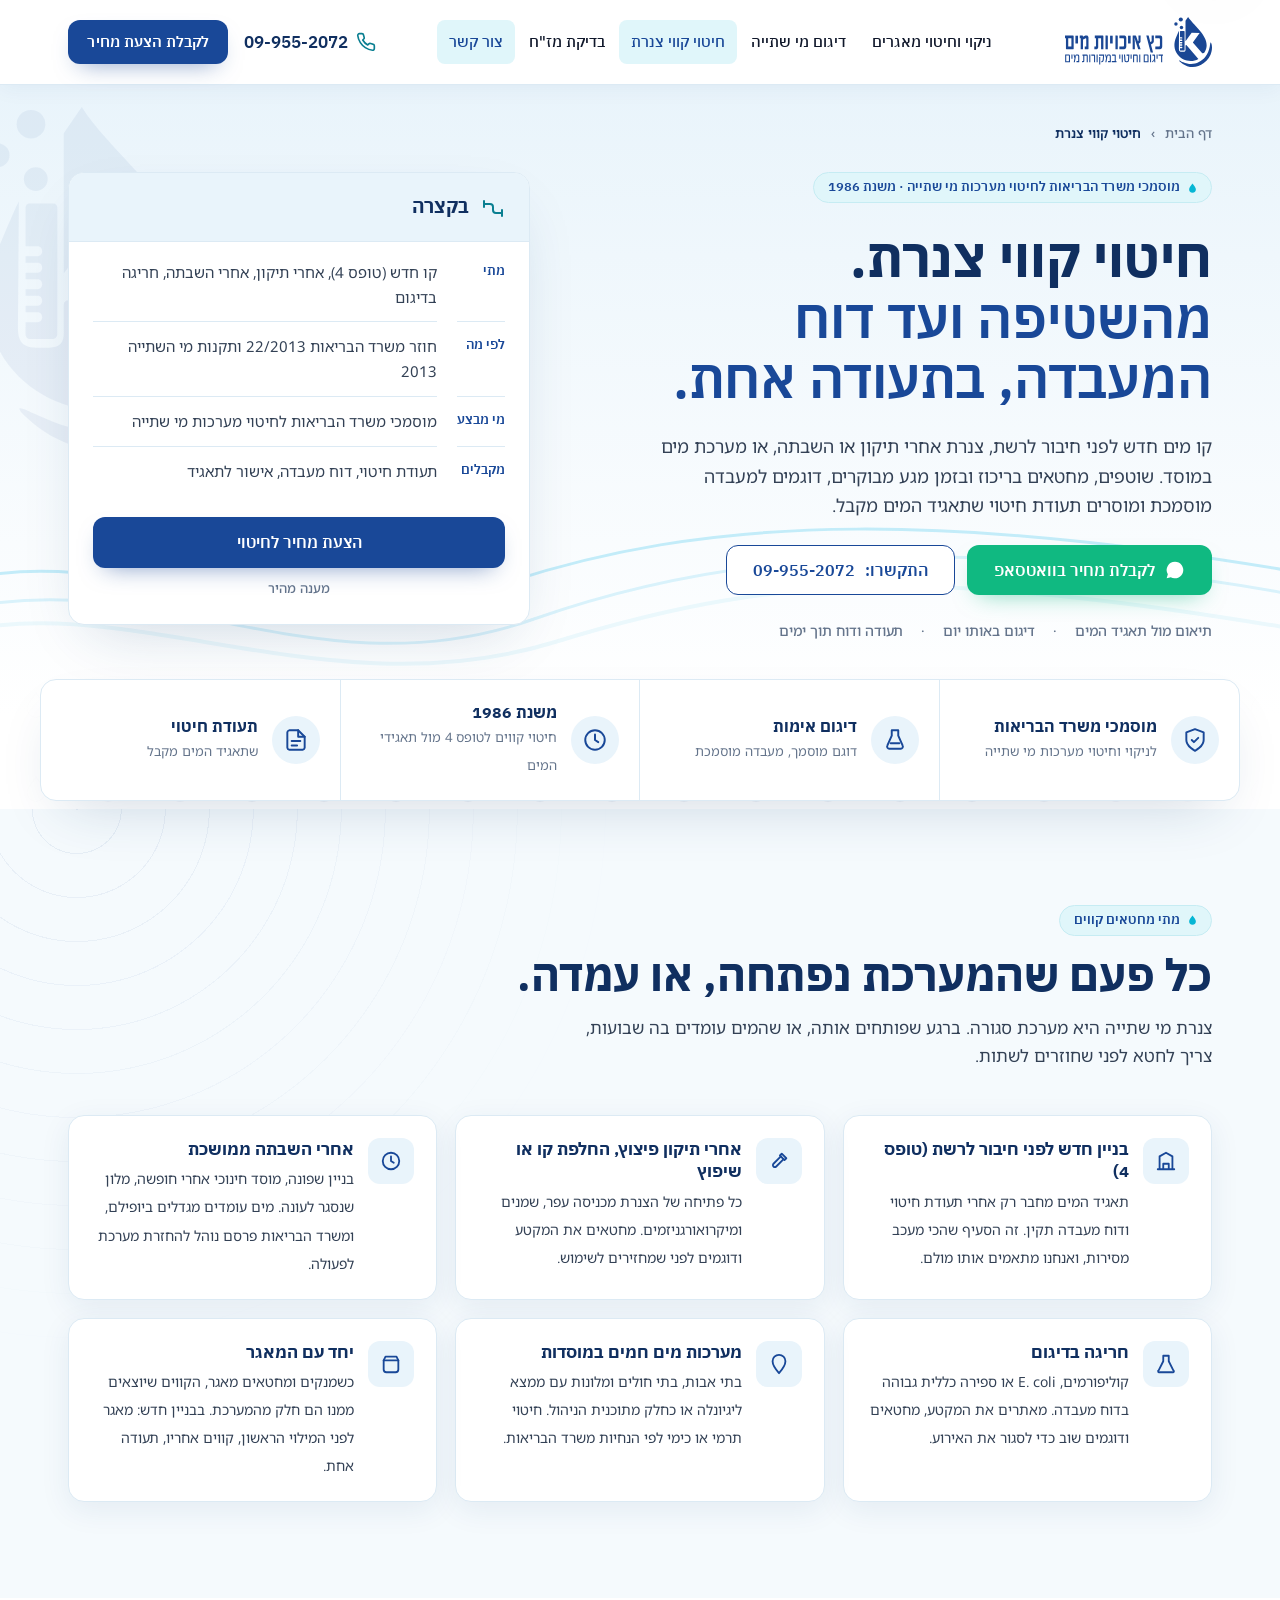
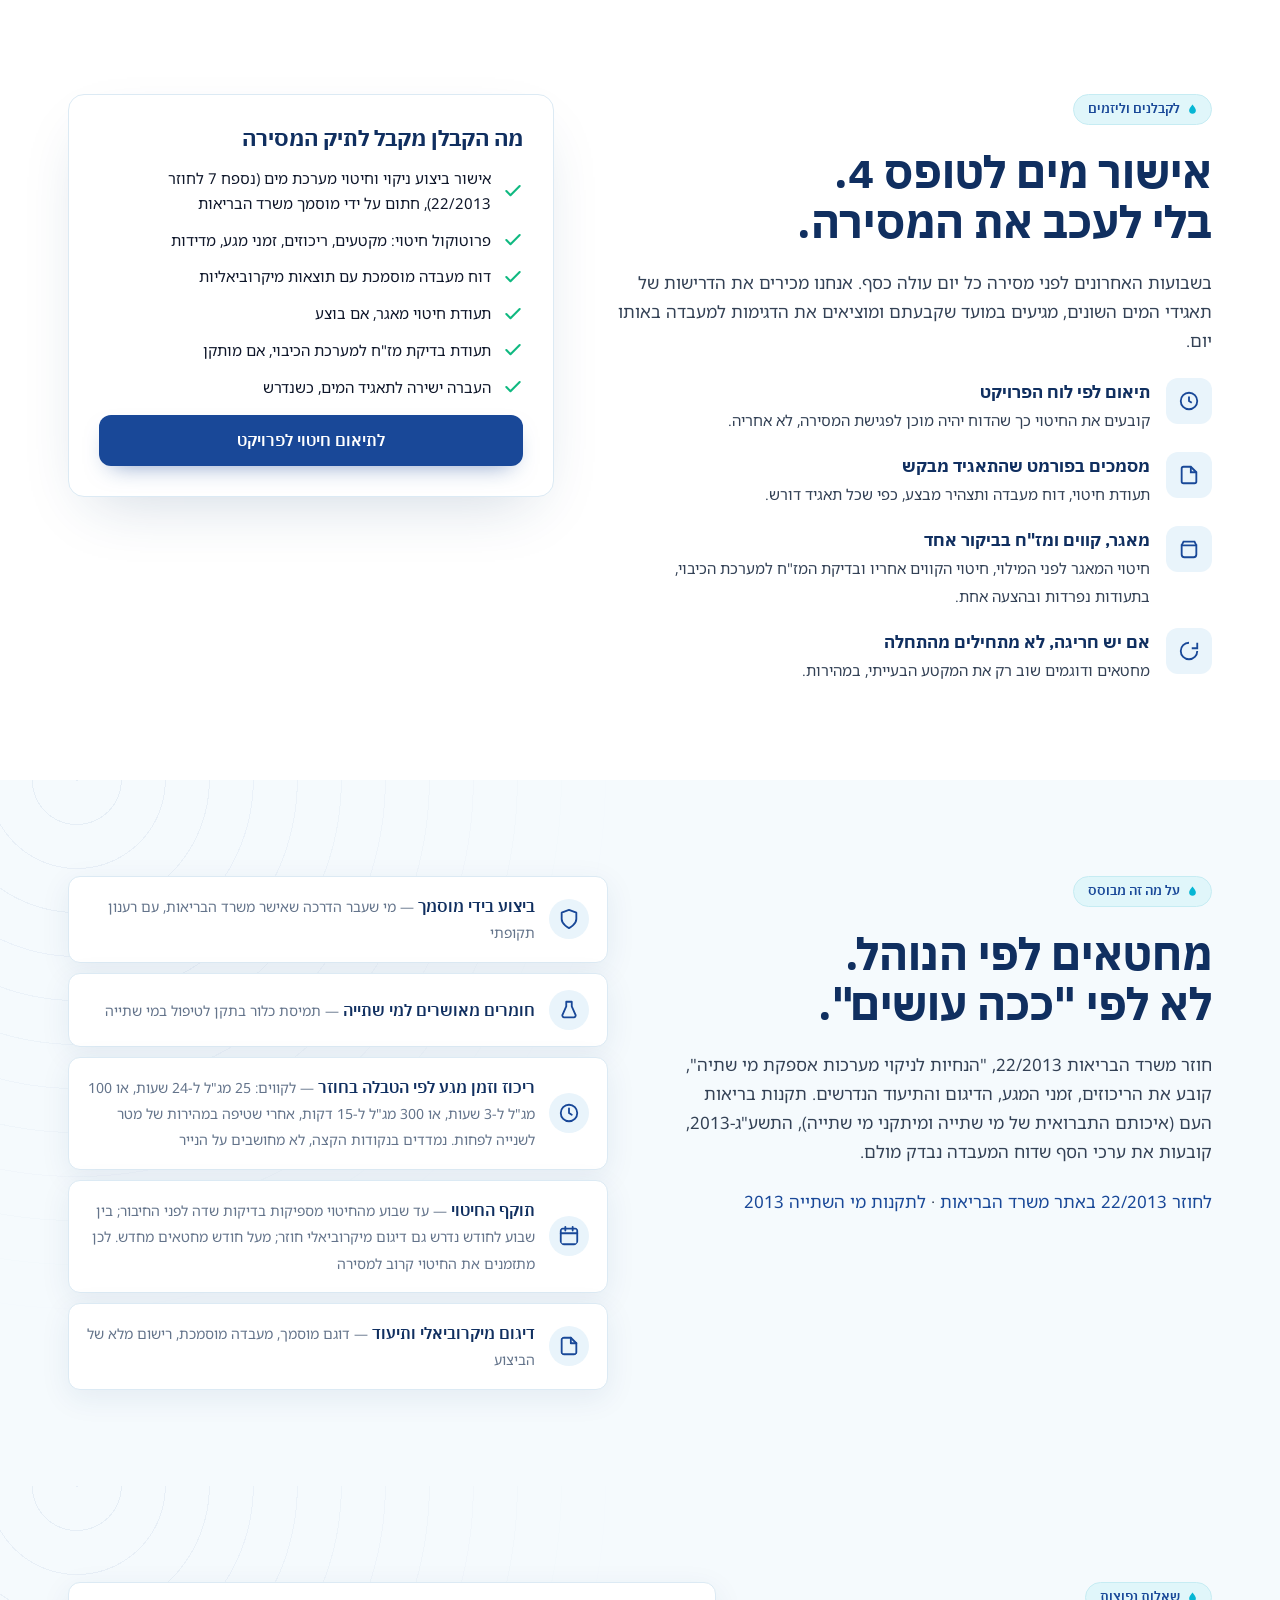
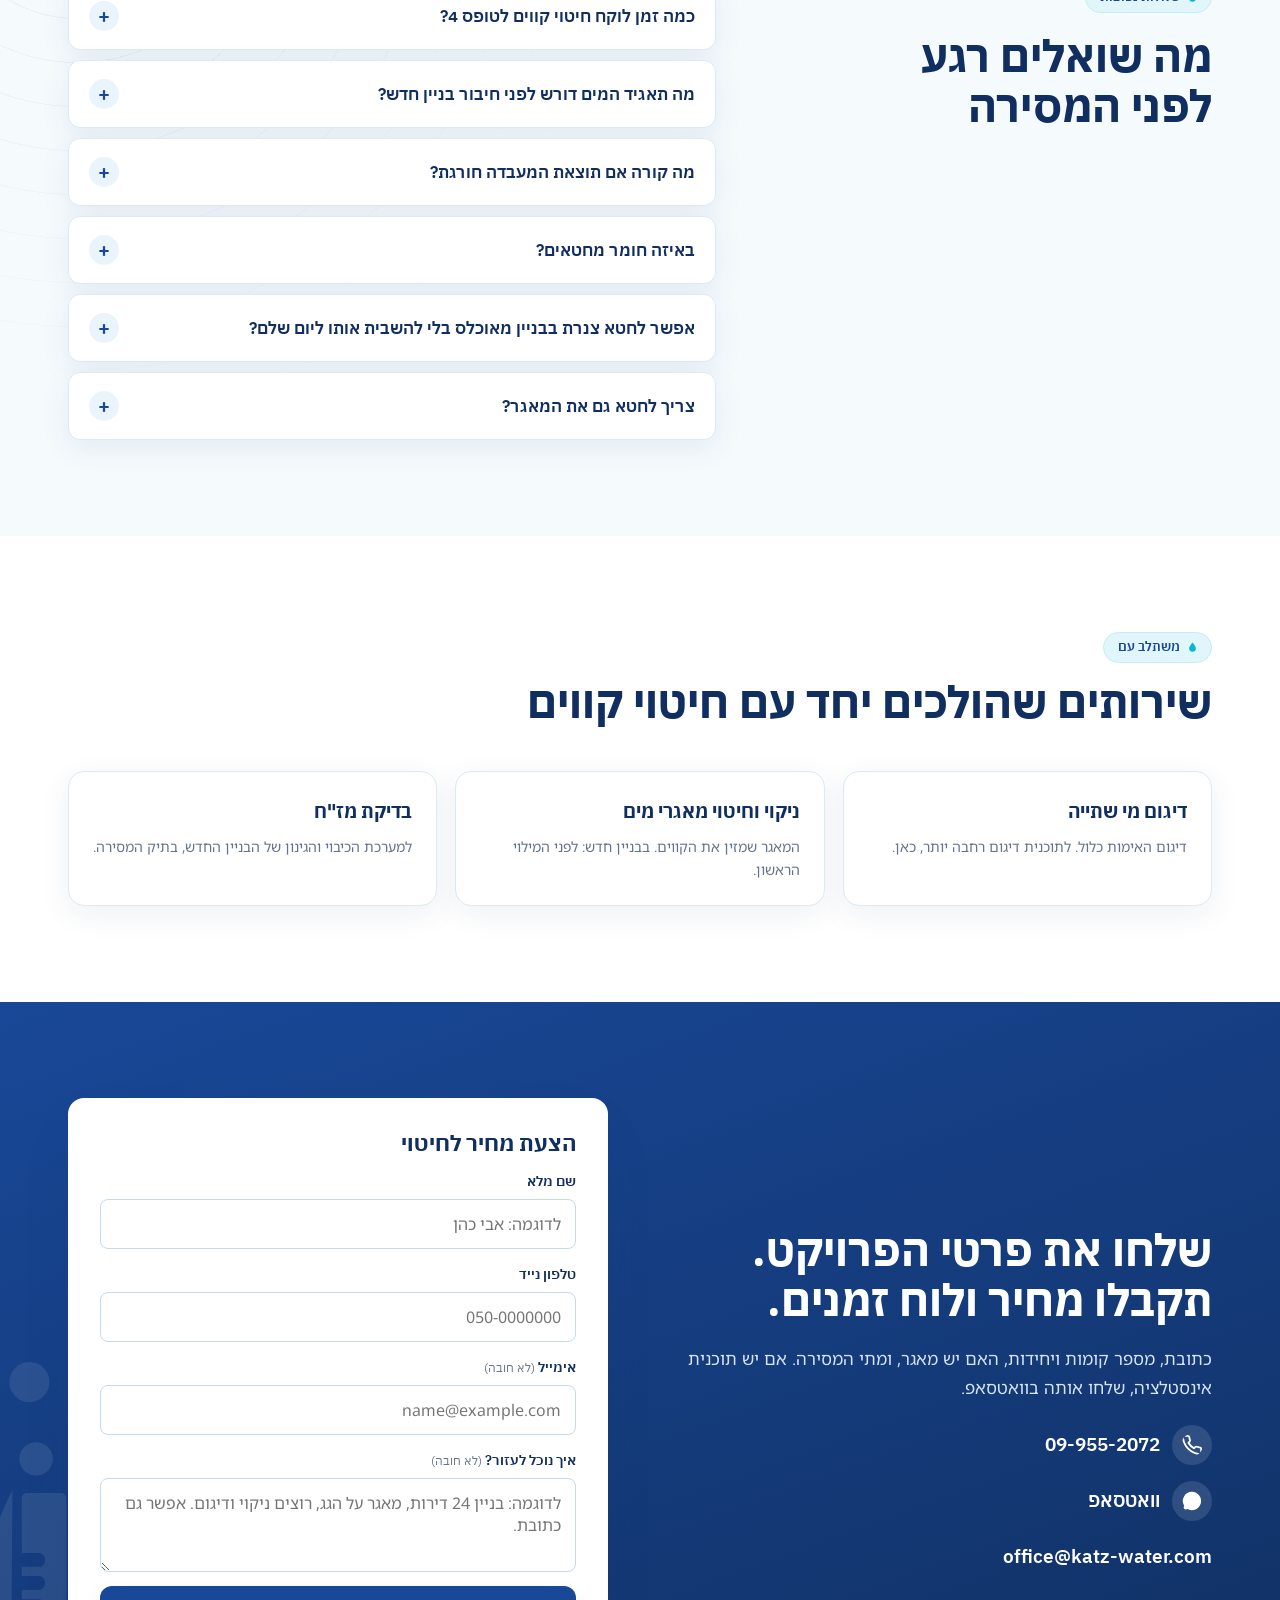
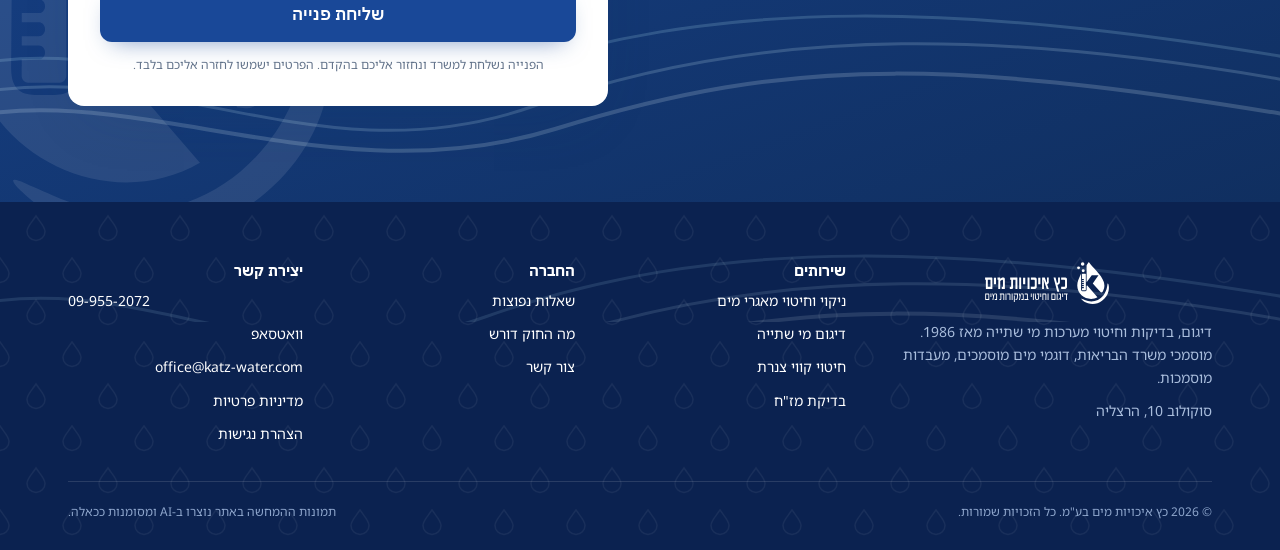
<file: hitui-tzaneret/index.html>
<!doctype html>
<html lang="he" dir="rtl">
<head>
<meta charset="utf-8">
<meta name="viewport" content="width=device-width, initial-scale=1">
<title>חיטוי קווי צנרת ומערכות מים | טופס 4, אחרי תיקון או השבתה | כץ איכויות מים</title>
<meta name="description" content="חיטוי קווי צנרת ומערכות מי שתייה לפי חוזר משרד הבריאות 22/2013: שטיפה, הכלרה בריכוז ובזמן מגע מבוקרים, דיגום אימות במעבדה מוסמכת ותעודת חיטוי. לקבלנים לטופס 4, לבניינים אחרי תיקון ולמוסדות. מוסמכי משרד הבריאות משנת 1986.">
<link rel="canonical" href="https://nisimgil-oss.github.io/katz-magar-landing/hitui-tzaneret/">
<meta property="og:type" content="website">
<meta property="og:locale" content="he_IL">
<meta property="og:site_name" content="כץ איכויות מים">
<meta property="og:title" content="חיטוי קווי צנרת ומערכות מים | כץ איכויות מים">
<meta property="og:description" content="הכלרה מבוקרת, דיגום אימות ותעודת חיטוי. הדרך הקצרה לאישור מים לטופס 4, ולסגירת אירוע אחרי תיקון או השבתה.">
<meta property="og:url" content="https://nisimgil-oss.github.io/katz-magar-landing/hitui-tzaneret/">
<meta property="og:image" content="https://nisimgil-oss.github.io/katz-magar-landing/assets/reservoir.webp">
<link rel="icon" href="../assets/logo-v.svg" type="image/svg+xml">
<link rel="preconnect" href="https://fonts.googleapis.com">
<link rel="preconnect" href="https://fonts.gstatic.com" crossorigin>
<link href="https://fonts.googleapis.com/css2?family=IBM+Plex+Sans+Hebrew:wght@500;600;700&family=Noto+Sans+Hebrew:wght@400;500;600;700&display=swap" rel="stylesheet">
<link rel="stylesheet" href="../assets/site.css?v=20261030">
<script type="application/ld+json">
{
  "@context": "https://schema.org",
  "@graph": [
    {
      "@type": "Service",
      "name": "חיטוי קווי צנרת ומערכות מים",
      "serviceType": "Water pipe and water system disinfection",
      "url": "https://nisimgil-oss.github.io/katz-magar-landing/hitui-tzaneret/",
      "description": "חיטוי קווי מים חדשים לטופס 4, חיטוי צנרת אחרי תיקון או השבתה וחיטוי מערכות מים במוסדות, כולל דיגום אימות ותעודת חיטוי.",
      "provider": {"@id": "https://nisimgil-oss.github.io/katz-magar-landing/#business"},
      "areaServed": {"@type": "Country", "name": "Israel"},
      "audience": {"@type": "Audience", "audienceType": "קבלנים ויזמים, ועדי בתים, חברות ניהול, מוסדות"}
    },
    {
      "@type": "BreadcrumbList",
      "itemListElement": [
        {"@type": "ListItem", "position": 1, "name": "דף הבית", "item": "https://nisimgil-oss.github.io/katz-magar-landing/"},
        {"@type": "ListItem", "position": 2, "name": "חיטוי קווי צנרת", "item": "https://nisimgil-oss.github.io/katz-magar-landing/hitui-tzaneret/"}
      ]
    },
    {
      "@type": "FAQPage",
      "mainEntity": [
        {"@type": "Question", "name": "כמה זמן לוקח חיטוי קווים לטופס 4?", "acceptedAnswer": {"@type": "Answer", "text": "ברוב הפרויקטים 2 עד 4 ימי עבודה מתחילת החיטוי ועד דוח המעבדה, בהתאם לאורך הקווים, לזמן המגע הנדרש ולזמני המעבדה. אנחנו מתאמים את מועד החיטוי כך שהדיגום ייצא למעבדה באותו יום."}},
        {"@type": "Question", "name": "מה תאגיד המים דורש לפני חיבור בניין חדש?", "acceptedAnswer": {"@type": "Answer", "text": "בדרך כלל תעודת חיטוי חתומה של גורם מוסמך ודוח מעבדה מוסמכת עם תוצאות מיקרוביאליות תקינות מהקווים שחוטאו. דרישות מסוימות משתנות בין תאגידים, ואנחנו מכירים אותן ומתאמים ישירות מולם."}},
        {"@type": "Question", "name": "מה קורה אם תוצאת המעבדה חורגת?", "acceptedAnswer": {"@type": "Answer", "text": "מבצעים חיטוי חוזר של המקטע הרלוונטי ודיגום חוזר, בלי לפתוח מחדש את כל התהליך. חריגה בקו חדש נובעת לרוב ממקטע שלא נשטף היטב או ממים עומדים, ואנחנו מאתרים את זה בשטח."}},
        {"@type": "Question", "name": "באיזה חומר מחטאים?", "acceptedAnswer": {"@type": "Answer", "text": "בתמיסת כלור (היפוכלוריט) המאושרת לטיפול במי שתייה, בריכוז ובזמן מגע שקובע חוזר משרד הבריאות 22/2013. בסיום שוטפים עד שריכוז הכלור חוזר לרמת מי שתייה, ומודדים לפני שמחזירים את המים לשימוש."}},
        {"@type": "Question", "name": "אפשר לחטא צנרת בבניין מאוכלס בלי להשבית אותו ליום שלם?", "acceptedAnswer": {"@type": "Answer", "text": "כן. מחלקים את המערכת למקטעים, עובדים בשעות שקטות ומתאמים הודעה לדיירים. סגירת המים נמשכת שעות, לא יממה, והיא מתואמת מראש."}},
        {"@type": "Question", "name": "צריך לחטא גם את המאגר?", "acceptedAnswer": {"@type": "Answer", "text": "אם יש מאגר במערכת, כן. חיטוי קווים בלי המאגר שמזין אותם לא נותן תוצאה אמינה. בבניין חדש מחטאים את המאגר לפני המילוי הראשון, ואת הקווים אחריו, באותו תהליך ובתעודה אחת."}}
      ]
    }
  ]
}
</script>
</head>
<body data-service="tzaneret" data-service-name="חיטוי קווי צנרת">
<a class="skip-link" href="#main">דילוג לתוכן</a>

<header class="nav">
  <div class="wrap">
    <a class="logo" href="../" aria-label="כץ איכויות מים – דף הבית"><img src="../assets/logo-h.svg" alt="כץ איכויות מים" width="210" height="71"></a>
    <nav class="menu" id="menu" aria-label="ניווט ראשי">
      <a href="../nikui-magarim/">ניקוי וחיטוי מאגרים</a>
      <a href="../digum-mei-shtiya/">דיגום מי שתייה</a>
      <a href="../hitui-tzaneret/">חיטוי קווי צנרת</a>
      <a href="../mazach/">בדיקת מז"ח</a>
      <a href="#contact">צור קשר</a>
      <div class="menu-cta"><a class="btn btn-primary" href="#lead">לקבלת הצעת מחיר</a></div>
    </nav>
    <div class="actions">
      <a class="phone" aria-label="התקשרו לכץ איכויות מים" href="tel:+97299552072" data-track="click_call" data-label="nav"><svg aria-hidden="true" viewBox="0 0 24 24" fill="none" stroke="currentColor" stroke-width="2" stroke-linecap="round" stroke-linejoin="round"><path d="M22 16.9v3a2 2 0 0 1-2.2 2 19.8 19.8 0 0 1-8.6-3.1 19.5 19.5 0 0 1-6-6A19.8 19.8 0 0 1 2.1 4.2 2 2 0 0 1 4.1 2h3a2 2 0 0 1 2 1.7c.1.9.4 1.8.7 2.6a2 2 0 0 1-.5 2.1L8.1 9.6a16 16 0 0 0 6 6l1.3-1.3a2 2 0 0 1 2.1-.4c.8.3 1.7.5 2.6.7a2 2 0 0 1 1.9 2z"/></svg><span class="num" data-phone>09-955-2072</span></a>
      <a class="btn btn-primary" href="#lead">לקבלת הצעת מחיר</a>
      <button class="burger" type="button" aria-controls="menu" aria-expanded="false" aria-label="פתיחת תפריט"><svg class="bars" aria-hidden="true" viewBox="0 0 24 24" fill="none" stroke="currentColor" stroke-width="2" stroke-linecap="round"><path d="M4 7h16M4 12h16M4 17h16"/></svg><svg class="x" aria-hidden="true" viewBox="0 0 24 24" fill="none" stroke="currentColor" stroke-width="2" stroke-linecap="round"><path d="M6 6l12 12M18 6L6 18"/></svg></button>
    </div>
  </div>
</header>

<main id="main" tabindex="-1">

<section class="hero hero-svc" id="top">
  <img class="brand-watermark watermark-hero" src="../assets/brand-mark.svg" alt="" aria-hidden="true" width="300" height="370">
  <div class="wrap">
    <nav class="crumbs" aria-label="פירורי לחם"><a href="../">דף הבית</a><span aria-hidden="true">›</span><span aria-current="page">חיטוי קווי צנרת</span></nav>
  </div>
  <div class="wrap grid2" style="padding-top:28px">
    <div class="stack" style="gap:24px">
      <div class="eyebrow" id="heroEyebrow">מוסמכי משרד הבריאות לחיטוי מערכות מי שתייה · משנת 1986</div>
      <h1 id="heroTitle">חיטוי קווי צנרת.<br><span class="accent">מהשטיפה ועד דוח המעבדה, בתעודה אחת.</span></h1>
      <p class="sub" id="heroSub">קו מים חדש לפני חיבור לרשת, צנרת אחרי תיקון או השבתה, או מערכת מים במוסד. שוטפים, מחטאים בריכוז ובזמן מגע מבוקרים, דוגמים למעבדה מוסמכת ומוסרים תעודת חיטוי שתאגיד המים מקבל.</p>
      <div class="ctas">
        <a class="btn btn-primary" href="https://wa.me/972584219429?text=%D7%A9%D7%9C%D7%95%D7%9D%2C%20%D7%90%D7%A0%D7%99%20%D7%9E%D7%A2%D7%95%D7%A0%D7%99%D7%99%D7%9F%2F%D7%AA%20%D7%91%D7%94%D7%A6%D7%A2%D7%AA%20%D7%9E%D7%97%D7%99%D7%A8%20%D7%9C%D7%97%D7%99%D7%98%D7%95%D7%99%20%D7%A7%D7%95%D7%95%D7%99%20%D7%A6%D7%A0%D7%A8%D7%AA" target="_blank" rel="noopener" data-track="click_whatsapp" data-label="hero"><svg aria-hidden="true" viewBox="0 0 24 24" fill="currentColor"><path d="M12 2a10 10 0 0 0-8.6 15.1L2 22l5-1.3A10 10 0 1 0 12 2zm4.5 12.1c-.2-.1-1.5-.7-1.7-.8s-.4-.1-.6.1-.6.8-.8 1-.3.2-.5.1a6.7 6.7 0 0 1-3.3-2.9c-.3-.4.2-.4.7-1.3.1-.2 0-.3 0-.4l-.8-1.8c-.2-.5-.4-.4-.6-.4h-.5a1 1 0 0 0-.7.3 3 3 0 0 0-.9 2.2 5.2 5.2 0 0 0 1.1 2.8 12 12 0 0 0 4.6 4c1.7.7 2.3.8 3.2.7a2.7 2.7 0 0 0 1.8-1.3 2.2 2.2 0 0 0 .2-1.3c-.1-.1-.3-.2-.5-.3z"/></svg>לקבלת מחיר בוואטסאפ</a>
        <a class="btn btn-outline" href="tel:+97299552072" data-track="click_call" data-label="hero">התקשרו: <span class="num" data-phone>09-955-2072</span></a>
      </div>
      <div class="note"><span>תיאום מול תאגיד המים</span><span>·</span><span>דיגום באותו יום</span><span>·</span><span>תעודה ודוח תוך ימים</span></div>
    </div>

    <aside class="facts" aria-label="חיטוי קווי צנרת בקצרה">
      <div class="facts-head"><svg aria-hidden="true" viewBox="0 0 24 24" fill="none" stroke="currentColor" stroke-width="2" stroke-linecap="round" stroke-linejoin="round"><path d="M3 9h6a3 3 0 0 1 3 3v3a3 3 0 0 0 3 3h6"/><path d="M3 6v6M21 15v6"/></svg>בקצרה</div>
      <dl>
        <dt>מתי</dt><dd>קו חדש (טופס 4), אחרי תיקון, אחרי השבתה, חריגה בדיגום</dd>
        <dt>לפי מה</dt><dd>חוזר משרד הבריאות 22/2013 ותקנות מי השתייה 2013</dd>
        <dt>מי מבצע</dt><dd>מוסמכי משרד הבריאות לחיטוי מערכות מי שתייה</dd>
        <dt>מקבלים</dt><dd>תעודת חיטוי, דוח מעבדה, אישור לתאגיד</dd>
      </dl>
      <div class="facts-cta"><a class="btn btn-primary" href="#lead">הצעת מחיר לחיטוי</a><small>מענה מהיר</small></div>
    </aside>
  </div>
</section>

<div class="trust">
  <div class="wrap">
    <div class="item"><svg aria-hidden="true" viewBox="0 0 24 24" fill="none" stroke="currentColor" stroke-width="1.8" stroke-linecap="round" stroke-linejoin="round"><path d="M12 22s8-4 8-10V5l-8-3-8 3v7c0 6 8 10 8 10z"/><path d="M9 12l2 2 4-4"/></svg><div><b>מוסמכי משרד הבריאות</b><span>לניקוי וחיטוי מערכות מי שתייה</span></div></div>
    <div class="item"><svg aria-hidden="true" viewBox="0 0 24 24" fill="none" stroke="currentColor" stroke-width="1.8" stroke-linecap="round" stroke-linejoin="round"><path d="M9 3h6v5l4 9a2 2 0 0 1-2 3H7a2 2 0 0 1-2-3l4-9z"/><path d="M8 15h8"/></svg><div><b>דיגום אימות</b><span>דוגם מוסמך, מעבדה מוסמכת</span></div></div>
    <div class="item"><svg aria-hidden="true" viewBox="0 0 24 24" fill="none" stroke="currentColor" stroke-width="1.8" stroke-linecap="round" stroke-linejoin="round"><circle cx="12" cy="12" r="9"/><path d="M12 7v5l3 2"/></svg><div><b>משנת 1986</b><span>חיטוי קווים לטופס 4 מול תאגידי המים</span></div></div>
    <div class="item"><svg aria-hidden="true" viewBox="0 0 24 24" fill="none" stroke="currentColor" stroke-width="1.8" stroke-linecap="round" stroke-linejoin="round"><path d="M14 3H6a2 2 0 0 0-2 2v14a2 2 0 0 0 2 2h12a2 2 0 0 0 2-2V9z"/><path d="M14 3v6h6M8 13h8M8 17h5"/></svg><div><b>תעודת חיטוי</b><span>שתאגיד המים מקבל</span></div></div>
  </div>
</div>

<section class="section section-tint" id="when" aria-labelledby="when-title">
  <div class="wrap">
    <div class="sec-head">
      <div class="eyebrow">מתי מחטאים קווים</div>
      <h2 class="h2" id="when-title">כל פעם שהמערכת נפתחה, או עמדה.</h2>
      <p class="lead">צנרת מי שתייה היא מערכת סגורה. ברגע שפותחים אותה, או שהמים עומדים בה שבועות, צריך לחטא לפני שחוזרים לשתות.</p>
    </div>
    <div class="triggers">
      <div class="trigger"><span class="ic"><svg aria-hidden="true" viewBox="0 0 24 24" fill="none" stroke="currentColor" stroke-width="2" stroke-linecap="round" stroke-linejoin="round"><path d="M3 21h18M5 21V7l7-4 7 4v14M9 21v-6h6v6"/></svg></span><div><b>בניין חדש לפני חיבור לרשת (טופס 4)</b><span>תאגיד המים מחבר רק אחרי תעודת חיטוי ודוח מעבדה תקין. זה הסעיף שהכי מעכב מסירות, ואנחנו מתאמים אותו מולם.</span></div></div>
      <div class="trigger"><span class="ic"><svg aria-hidden="true" viewBox="0 0 24 24" fill="none" stroke="currentColor" stroke-width="2" stroke-linecap="round" stroke-linejoin="round"><path d="M14 7l-8 8a2 2 0 1 0 3 3l8-8"/><path d="M15 4l5 5-2 2-5-5z"/></svg></span><div><b>אחרי תיקון פיצוץ, החלפת קו או שיפוץ</b><span>כל פתיחה של הצנרת מכניסה עפר, שמנים ומיקרואורגניזמים. מחטאים את המקטע ודוגמים לפני שמחזירים לשימוש.</span></div></div>
      <div class="trigger"><span class="ic"><svg aria-hidden="true" viewBox="0 0 24 24" fill="none" stroke="currentColor" stroke-width="2" stroke-linecap="round" stroke-linejoin="round"><circle cx="12" cy="12" r="9"/><path d="M12 7v5l3 2"/></svg></span><div><b>אחרי השבתה ממושכת</b><span>בניין שפונה, מוסד חינוכי אחרי חופשה, מלון שנסגר לעונה. מים עומדים מגדלים ביופילם, ומשרד הבריאות פרסם נוהל להחזרת מערכת לפעולה.</span></div></div>
      <div class="trigger"><span class="ic"><svg aria-hidden="true" viewBox="0 0 24 24" fill="none" stroke="currentColor" stroke-width="2" stroke-linecap="round" stroke-linejoin="round"><path d="M9 3h6v6l5 10a1 1 0 0 1-1 2H5a1 1 0 0 1-1-2L9 9z"/></svg></span><div><b>חריגה בדיגום</b><span>קוליפורמים, E. coli או ספירה כללית גבוהה בדוח מעבדה. מאתרים את המקטע, מחטאים ודוגמים שוב כדי לסגור את האירוע.</span></div></div>
      <div class="trigger"><span class="ic"><svg aria-hidden="true" viewBox="0 0 24 24" fill="none" stroke="currentColor" stroke-width="2" stroke-linecap="round" stroke-linejoin="round"><path d="M12 2a7 7 0 0 1 7 7c0 5-7 13-7 13S5 14 5 9a7 7 0 0 1 7-7z"/></svg></span><div><b>מערכות מים חמים במוסדות</b><span>בתי אבות, בתי חולים ומלונות עם ממצא ליגיונלה או כחלק מתוכנית הניהול. חיטוי תרמי או כימי לפי הנחיות משרד הבריאות.</span></div></div>
      <div class="trigger"><span class="ic"><svg aria-hidden="true" viewBox="0 0 24 24" fill="none" stroke="currentColor" stroke-width="2" stroke-linecap="round" stroke-linejoin="round"><path d="M4 8h16v10a3 3 0 0 1-3 3H7a3 3 0 0 1-3-3z"/><path d="M4 8l2-4h12l2 4"/></svg></span><div><b>יחד עם המאגר</b><span>כשמנקים ומחטאים מאגר, הקווים שיוצאים ממנו הם חלק מהמערכת. בבניין חדש: מאגר לפני המילוי הראשון, קווים אחריו, תעודה אחת.</span></div></div>
    </div>
  </div>
</section>


<section class="section" id="tofes4" aria-labelledby="tofes4-title">
  <div class="wrap reg-grid">
    <div class="stack">
      <div class="eyebrow">לקבלנים וליזמים</div>
      <h2 class="h2" id="tofes4-title">אישור מים לטופס 4.<br>בלי לעכב את המסירה.</h2>
      <p class="lead">בשבועות האחרונים לפני מסירה כל יום עולה כסף. אנחנו מכירים את הדרישות של תאגידי המים השונים, מגיעים במועד שקבעתם ומוציאים את הדגימות למעבדה באותו יום.</p>
      <ul class="icon-list">
        <li><span class="ic"><svg aria-hidden="true" viewBox="0 0 24 24" fill="none" stroke="currentColor" stroke-width="2"><circle cx="12" cy="12" r="9"/><path d="M12 7v5l3 2"/></svg></span><div><b>תיאום לפי לוח הפרויקט</b><span>קובעים את החיטוי כך שהדוח יהיה מוכן לפגישת המסירה, לא אחריה.</span></div></li>
        <li><span class="ic"><svg aria-hidden="true" viewBox="0 0 24 24" fill="none" stroke="currentColor" stroke-width="2"><path d="M14 3H6a2 2 0 0 0-2 2v14a2 2 0 0 0 2 2h12a2 2 0 0 0 2-2V9z"/><path d="M14 3v6h6"/></svg></span><div><b>מסמכים בפורמט שהתאגיד מבקש</b><span>תעודת חיטוי, דוח מעבדה ותצהיר מבצע, כפי שכל תאגיד דורש.</span></div></li>
        <li><span class="ic"><svg aria-hidden="true" viewBox="0 0 24 24" fill="none" stroke="currentColor" stroke-width="2"><path d="M4 8h16v10a3 3 0 0 1-3 3H7a3 3 0 0 1-3-3z"/><path d="M4 8l2-4h12l2 4"/></svg></span><div><b>מאגר, קווים ומז"ח בביקור אחד</b><span>חיטוי המאגר לפני המילוי, חיטוי הקווים אחריו ובדיקת המז"ח למערכת הכיבוי, בתעודות נפרדות ובהצעה אחת.</span></div></li>
        <li><span class="ic"><svg aria-hidden="true" viewBox="0 0 24 24" fill="none" stroke="currentColor" stroke-width="2"><path d="M21 12a9 9 0 1 1-9-9"/><path d="M21 3v6h-6"/></svg></span><div><b>אם יש חריגה, לא מתחילים מהתחלה</b><span>מחטאים ודוגמים שוב רק את המקטע הבעייתי, במהירות.</span></div></li>
      </ul>
    </div>
    <aside class="reg-side">
      <h3>מה הקבלן מקבל לתיק המסירה</h3>
      <ul class="checklist">
        <li><svg aria-hidden="true" viewBox="0 0 24 24" fill="none" stroke="currentColor" stroke-width="2.5" stroke-linecap="round" stroke-linejoin="round"><path d="M20 6L9 17l-5-5"/></svg>אישור ביצוע ניקוי וחיטוי מערכת מים (נספח 7 לחוזר 22/2013), חתום על ידי מוסמך משרד הבריאות</li>
        <li><svg aria-hidden="true" viewBox="0 0 24 24" fill="none" stroke="currentColor" stroke-width="2.5" stroke-linecap="round" stroke-linejoin="round"><path d="M20 6L9 17l-5-5"/></svg>פרוטוקול חיטוי: מקטעים, ריכוזים, זמני מגע, מדידות</li>
        <li><svg aria-hidden="true" viewBox="0 0 24 24" fill="none" stroke="currentColor" stroke-width="2.5" stroke-linecap="round" stroke-linejoin="round"><path d="M20 6L9 17l-5-5"/></svg>דוח מעבדה מוסמכת עם תוצאות מיקרוביאליות</li>
        <li><svg aria-hidden="true" viewBox="0 0 24 24" fill="none" stroke="currentColor" stroke-width="2.5" stroke-linecap="round" stroke-linejoin="round"><path d="M20 6L9 17l-5-5"/></svg>תעודת חיטוי מאגר, אם בוצע</li>
        <li><svg aria-hidden="true" viewBox="0 0 24 24" fill="none" stroke="currentColor" stroke-width="2.5" stroke-linecap="round" stroke-linejoin="round"><path d="M20 6L9 17l-5-5"/></svg>תעודת בדיקת מז"ח למערכת הכיבוי, אם מותקן</li>
        <li><svg aria-hidden="true" viewBox="0 0 24 24" fill="none" stroke="currentColor" stroke-width="2.5" stroke-linecap="round" stroke-linejoin="round"><path d="M20 6L9 17l-5-5"/></svg>העברה ישירה לתאגיד המים, כשנדרש</li>
      </ul>
      <a class="btn btn-primary" href="#lead">לתיאום חיטוי לפרויקט</a>
    </aside>
  </div>
</section>

<section class="section section-tint" id="regulation" aria-labelledby="reg-title">
  <div class="wrap grid2" style="align-items:start">
    <div class="stack">
      <div class="eyebrow">על מה זה מבוסס</div>
      <h2 class="h2" id="reg-title">מחטאים לפי הנוהל.<br>לא לפי "ככה עושים".</h2>
      <p class="lead">חוזר משרד הבריאות 22/2013, "הנחיות לניקוי מערכות אספקת מי שתיה", קובע את הריכוזים, זמני המגע, הדיגום והתיעוד הנדרשים. תקנות בריאות העם (איכותם התברואית של מי שתייה ומיתקני מי שתייה), התשע"ג-2013, קובעות את ערכי הסף שדוח המעבדה נבדק מולם.</p>
      <p class="lead"><a href="https://www.gov.il/he/pages/bz22-2013" target="_blank" rel="noopener">לחוזר 22/2013 באתר משרד הבריאות</a> · <a href="https://www.nevo.co.il/law_html/law00/125912.htm" target="_blank" rel="noopener">לתקנות מי השתייה 2013</a></p>
    </div>
    <div class="stack">
      <ul class="deliver-list">
        <li><svg aria-hidden="true" viewBox="0 0 24 24" fill="none" stroke="currentColor" stroke-width="2" stroke-linecap="round" stroke-linejoin="round"><path d="M12 22s8-4 8-10V5l-8-3-8 3v7c0 6 8 10 8 10z"/></svg><div><b>ביצוע בידי מוסמך</b><span> — מי שעבר הדרכה שאישר משרד הבריאות, עם רענון תקופתי</span></div></li>
        <li><svg aria-hidden="true" viewBox="0 0 24 24" fill="none" stroke="currentColor" stroke-width="2" stroke-linecap="round" stroke-linejoin="round"><path d="M9 3h6v5l4 9a2 2 0 0 1-2 3H7a2 2 0 0 1-2-3l4-9z"/></svg><div><b>חומרים מאושרים למי שתייה</b><span> — תמיסת כלור בתקן לטיפול במי שתייה</span></div></li>
        <li><svg aria-hidden="true" viewBox="0 0 24 24" fill="none" stroke="currentColor" stroke-width="2" stroke-linecap="round" stroke-linejoin="round"><circle cx="12" cy="12" r="9"/><path d="M12 7v5l3 2"/></svg><div><b>ריכוז וזמן מגע לפי הטבלה בחוזר</b><span> — לקווים: 25 מג"ל ל-24 שעות, או 100 מג"ל ל-3 שעות, או 300 מג"ל ל-15 דקות, אחרי שטיפה במהירות של מטר לשנייה לפחות. נמדדים בנקודות הקצה, לא מחושבים על הנייר</span></div></li>
        <li><svg aria-hidden="true" viewBox="0 0 24 24" fill="none" stroke="currentColor" stroke-width="2" stroke-linecap="round" stroke-linejoin="round"><rect x="3" y="4" width="18" height="17" rx="2"/><path d="M3 9h18M8 2v4M16 2v4"/></svg><div><b>תוקף החיטוי</b><span> — עד שבוע מהחיטוי מספיקות בדיקות שדה לפני החיבור; בין שבוע לחודש נדרש גם דיגום מיקרוביאלי חוזר; מעל חודש מחטאים מחדש. לכן מתזמנים את החיטוי קרוב למסירה</span></div></li>
        <li><svg aria-hidden="true" viewBox="0 0 24 24" fill="none" stroke="currentColor" stroke-width="2" stroke-linecap="round" stroke-linejoin="round"><path d="M14 3H6a2 2 0 0 0-2 2v14a2 2 0 0 0 2 2h12a2 2 0 0 0 2-2V9z"/><path d="M14 3v6h6"/></svg><div><b>דיגום מיקרוביאלי ותיעוד</b><span> — דוגם מוסמך, מעבדה מוסמכת, רישום מלא של הביצוע</span></div></li>
      </ul>
    </div>
  </div>
</section>


<section class="section section-tint" id="faq" aria-labelledby="faq-title">
  <div class="wrap faq-grid">
    <div class="stack" style="gap:18px">
      <div class="eyebrow">שאלות נפוצות</div>
      <h2 class="h2" id="faq-title">מה שואלים רגע לפני המסירה</h2>
    </div>
    <div class="faq">
      <details><summary>כמה זמן לוקח חיטוי קווים לטופס 4?</summary><div class="a">ברוב הפרויקטים 2 עד 4 ימי עבודה מתחילת החיטוי ועד דוח המעבדה, בהתאם לאורך הקווים, לזמן המגע הנדרש ולזמני המעבדה. אנחנו מתאמים את מועד החיטוי כך שהדיגום ייצא למעבדה באותו יום.</div></details>
      <details><summary>מה תאגיד המים דורש לפני חיבור בניין חדש?</summary><div class="a">בדרך כלל תעודת חיטוי חתומה של גורם מוסמך ודוח מעבדה מוסמכת עם תוצאות מיקרוביאליות תקינות מהקווים שחוטאו. דרישות מסוימות משתנות בין תאגידים, ואנחנו מכירים אותן ומתאמים ישירות מולם.</div></details>
      <details><summary>מה קורה אם תוצאת המעבדה חורגת?</summary><div class="a">מבצעים חיטוי חוזר של המקטע הרלוונטי ודיגום חוזר, בלי לפתוח מחדש את כל התהליך. חריגה בקו חדש נובעת לרוב ממקטע שלא נשטף היטב או ממים עומדים, ואנחנו מאתרים את זה בשטח.</div></details>
      <details><summary>באיזה חומר מחטאים?</summary><div class="a">בתמיסת כלור (היפוכלוריט) המאושרת לטיפול במי שתייה, בריכוז ובזמן מגע שקובע חוזר משרד הבריאות 22/2013. בסיום שוטפים עד שריכוז הכלור חוזר לרמת מי שתייה, ומודדים לפני שמחזירים את המים לשימוש.</div></details>
      <details><summary>אפשר לחטא צנרת בבניין מאוכלס בלי להשבית אותו ליום שלם?</summary><div class="a">כן. מחלקים את המערכת למקטעים, עובדים בשעות שקטות ומתאמים הודעה לדיירים. סגירת המים נמשכת שעות, לא יממה, והיא מתואמת מראש.</div></details>
      <details><summary>צריך לחטא גם את המאגר?</summary><div class="a">אם יש מאגר במערכת, כן. חיטוי קווים בלי המאגר שמזין אותם לא נותן תוצאה אמינה. בבניין חדש מחטאים את המאגר לפני המילוי הראשון, ואת הקווים אחריו, באותו תהליך ובתעודה אחת.</div></details>
    </div>
  </div>
</section>

<section class="section" id="related" aria-labelledby="related-title">
  <div class="wrap">
    <div class="sec-head"><div class="eyebrow">משתלב עם</div><h2 class="h2" id="related-title">שירותים שהולכים יחד עם חיטוי קווים</h2></div>
    <div class="related">
      <a href="../digum-mei-shtiya/"><b>דיגום מי שתייה</b><span>דיגום האימות כלול. לתוכנית דיגום רחבה יותר, כאן.</span></a>
      <a href="../nikui-magarim/"><b>ניקוי וחיטוי מאגרי מים</b><span>המאגר שמזין את הקווים. בבניין חדש: לפני המילוי הראשון.</span></a>
      <a href="../mazach/"><b>בדיקת מז"ח</b><span>למערכת הכיבוי והגינון של הבניין החדש, בתיק המסירה.</span></a>
    </div>
  </div>
</section>

<section class="section section-blue final" id="contact">
  <img class="brand-watermark watermark-contact" src="../assets/brand-mark.svg" alt="" aria-hidden="true" width="300" height="370" loading="lazy">
  <div class="wrap grid2">
    <div class="stack" style="gap:20px">
      <h2 class="h2">שלחו את פרטי הפרויקט. תקבלו מחיר ולוח זמנים.</h2>
      <p class="lead">כתובת, מספר קומות ויחידות, האם יש מאגר, ומתי המסירה. אם יש תוכנית אינסטלציה, שלחו אותה בוואטסאפ.</p>
      <div class="contact">
        <a href="tel:+97299552072" data-track="click_call" data-label="contact"><svg aria-hidden="true" viewBox="0 0 24 24" fill="none" stroke="currentColor" stroke-width="2" stroke-linecap="round" stroke-linejoin="round"><path d="M22 16.9v3a2 2 0 0 1-2.2 2 19.8 19.8 0 0 1-8.6-3.1 19.5 19.5 0 0 1-6-6A19.8 19.8 0 0 1 2.1 4.2 2 2 0 0 1 4.1 2h3a2 2 0 0 1 2 1.7c.1.9.4 1.8.7 2.6a2 2 0 0 1-.5 2.1L8.1 9.6a16 16 0 0 0 6 6l1.3-1.3a2 2 0 0 1 2.1-.4c.8.3 1.7.5 2.6.7a2 2 0 0 1 1.9 2z"/></svg><span class="num" data-phone>09-955-2072</span></a>
        <a href="https://wa.me/972584219429" target="_blank" rel="noopener" data-track="click_whatsapp" data-label="contact"><svg aria-hidden="true" viewBox="0 0 24 24" fill="currentColor"><path d="M12 2a10 10 0 0 0-8.6 15.1L2 22l5-1.3A10 10 0 1 0 12 2zm4.5 12.1c-.2-.1-1.5-.7-1.7-.8s-.4-.1-.6.1-.6.8-.8 1-.3.2-.5.1a6.7 6.7 0 0 1-3.3-2.9c-.3-.4.2-.4.7-1.3.1-.2 0-.3 0-.4l-.8-1.8c-.2-.5-.4-.4-.6-.4h-.5a1 1 0 0 0-.7.3 3 3 0 0 0-.9 2.2 5.2 5.2 0 0 0 1.1 2.8 12 12 0 0 0 4.6 4c1.7.7 2.3.8 3.2.7a2.7 2.7 0 0 0 1.8-1.3 2.2 2.2 0 0 0 .2-1.3c-.1-.1-.3-.2-.5-.3z"/></svg>וואטסאפ</a>
        <a href="mailto:office@katz-water.com" data-email><svg aria-hidden="true" viewBox="0 0 24 24" fill="none" stroke="currentColor" stroke-width="2" stroke-linecap="round" stroke-linejoin="round"><rect x="3" y="5" width="18" height="14" rx="2"/><path d="M3 7l9 6 9-6"/></svg>office@katz-water.com</a>
      </div>
    </div>
    <div class="card" id="lead">
      <form id="leadForm" data-lead novalidate aria-describedby="leadForm-status">
        <div class="stack" style="gap:14px">
          <h3>הצעת מחיר לחיטוי</h3>
          <div class="field"><label for="name">שם מלא</label><input id="name" name="name" type="text" placeholder="לדוגמה: אבי כהן" autocomplete="name" required></div>
          <div class="field"><label for="phone">טלפון נייד</label><input id="phone" name="phone" type="tel" inputmode="tel" placeholder="050-0000000" autocomplete="tel" required></div>
          <input type="hidden" name="service_label" value="חיטוי קווי צנרת">
          <div class="field"><label for="email">אימייל <small>(לא חובה)</small></label><input id="email" name="email" type="email" inputmode="email" placeholder="name@example.com" autocomplete="email"></div>
          <div class="field"><label for="details">איך נוכל לעזור? <small>(לא חובה)</small></label><textarea id="details" name="details" rows="3" placeholder="לדוגמה: בניין 24 דירות, מאגר על הגג, רוצים ניקוי ודיגום. אפשר גם כתובת."></textarea></div>
          <input type="text" name="website" class="hp" tabindex="-1" autocomplete="off" aria-hidden="true">
          <button class="btn btn-primary" type="submit">שליחת פנייה</button>
          <p class="form-status" id="leadForm-status" role="status" aria-live="polite"></p>
          <p class="fine">הפנייה נפתחת בוואטסאפ עם הפרטים שמילאתם, ואתם מאשרים את השליחה. <a href="../privacy/">מדיניות פרטיות</a></p>
        </div>
      </form>
      <div class="success"><svg aria-hidden="true" viewBox="0 0 24 24" fill="none" stroke="currentColor" stroke-width="2" stroke-linecap="round" stroke-linejoin="round"><circle cx="12" cy="12" r="10"/><path d="M8 12l3 3 5-6"/></svg><h3>קיבלנו, תודה!</h3><p class="hint">נחזור אליכם בהקדם בשעות העבודה.</p></div>
    </div>
  </div>
</section>

</main>

<footer class="footer">
  <div class="wrap">
    <div class="cols">
      <div class="col">
        <img src="../assets/logo-white.svg" alt="כץ איכויות מים" width="210" height="71">
        <p>דיגום, בדיקות וחיטוי מערכות מי שתייה מאז 1986. מוסמכי משרד הבריאות, דוגמי מים מוסמכים, מעבדות מוסמכות.</p>
        <p>סוקולוב 10, הרצליה</p>
      </div>
      <div class="col">
        <h4>שירותים</h4>
        <a href="../nikui-magarim/">ניקוי וחיטוי מאגרי מים</a>
        <a href="../digum-mei-shtiya/">דיגום מי שתייה</a>
        <a href="../hitui-tzaneret/">חיטוי קווי צנרת</a>
        <a href="../mazach/">בדיקת מז"ח</a>
      </div>
      <div class="col">
        <h4>החברה</h4>
        <a href="../#faq">שאלות נפוצות</a>
        <a href="../#regulation">מה החוק דורש</a>
        <a href="#contact">צור קשר</a>
      </div>
      <div class="col">
        <h4>יצירת קשר</h4>
        <a class="num" href="tel:+97299552072" data-track="click_call" data-label="footer" data-phone>09-955-2072</a>
        <a href="https://wa.me/972584219429" target="_blank" rel="noopener" data-track="click_whatsapp" data-label="footer">וואטסאפ</a>
        <a href="mailto:office@katz-water.com" data-email>office@katz-water.com</a>
        <a href="../privacy/">מדיניות פרטיות</a>
        <a href="../accessibility/">הצהרת נגישות</a>
      </div>
    </div>
    <div class="bottom">
      <span>© 2026 כץ איכויות מים בע"מ. כל הזכויות שמורות.</span>
      <span>תמונות ההמחשה באתר נוצרו ב-AI ומסומנות ככאלה.</span>
    </div>
  </div>
</footer>

<div class="mbar">
  <a class="btn btn-primary" href="https://wa.me/972584219429?text=%D7%A9%D7%9C%D7%95%D7%9D%2C%20%D7%90%D7%A0%D7%99%20%D7%9E%D7%A2%D7%95%D7%A0%D7%99%D7%99%D7%9F%2F%D7%AA%20%D7%91%D7%94%D7%A6%D7%A2%D7%AA%20%D7%9E%D7%97%D7%99%D7%A8%20%D7%9C%D7%97%D7%99%D7%98%D7%95%D7%99%20%D7%A7%D7%95%D7%95%D7%99%20%D7%A6%D7%A0%D7%A8%D7%AA" target="_blank" rel="noopener" data-track="click_whatsapp" data-label="mbar">מחיר בוואטסאפ</a>
  <a class="btn btn-outline" href="tel:+97299552072" data-track="click_call" data-label="mbar">התקשרו</a>
</div>

<script>
window.KATZ_SEGS = {
  tofes4: {eye:"לקבלנים ויזמים · אישור מים לטופס 4", h:"חיטוי קווים ומאגר לטופס 4. דוח המעבדה מוכן לפגישת המסירה.", s:"מתאמים לפי לוח הפרויקט, מחטאים לפי חוזר 22/2013, דוגמים באותו יום ומעבירים את המסמכים לתאגיד המים."},
  vaad: {eye:"לוועדי בתים · אחרי תיקון או פיצוץ", h:"תיקנו את הצנרת? עכשיו מחטאים, ואז שותים.", s:"חיטוי המקטע שנפתח, דיגום מעבדה ותעודה לתיק הבניין. בשעות שקטות, בתיאום עם הדיירים."},
  nihul: {eye:"לחברות ניהול · חיטוי לכל הבניינים", h:"חיטוי צנרת ומאגרים לכל הפורטפוליו, בספק אחד.", s:"מגיבים מהר לאירועים, מתזמנים טיפולים שנתיים ושומרים תיעוד מסודר לכל בניין."},
  mosad: {eye:"למוסדות · חיטוי מערכות מים", h:"חיטוי מערכות מים במוסד, בלי להשבית את הפעילות.", s:"אחרי השבתה, שיפוץ או ממצא ליגיונלה: חיטוי במקטעים, דיגום אימות ותיעוד לביקורת משרד הבריאות."},
  hotel: {eye:"למלונות · חיטוי מערכות מים", h:"פתיחת עונה או ממצא ליגיונלה? מחטאים ומתעדים.", s:"חיטוי מערכות מים חמים וקרים, דיגום אימות ותיעוד לרישוי."}
};
</script>
<script src="../assets/config.js?v=20261030"></script>
<script src="../assets/site.js?v=20261030"></script>
</body>
</html>
</file>
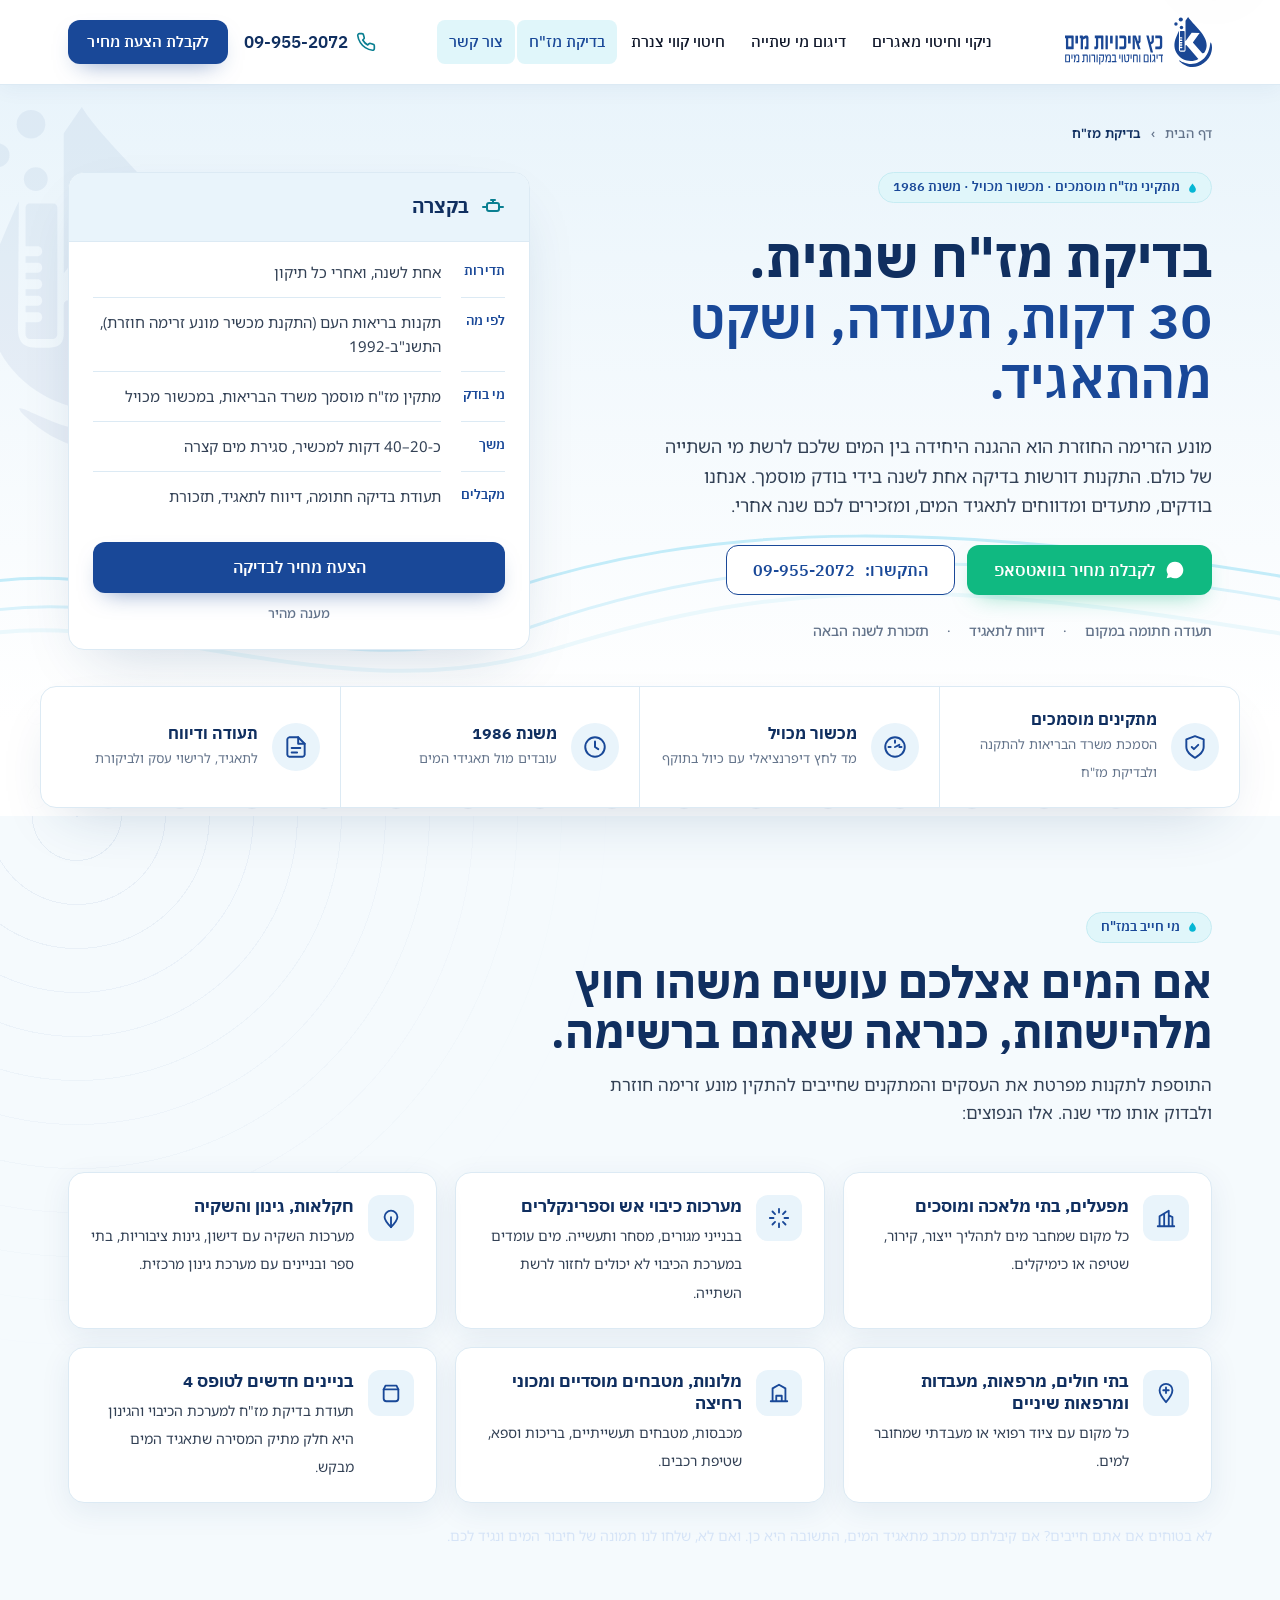
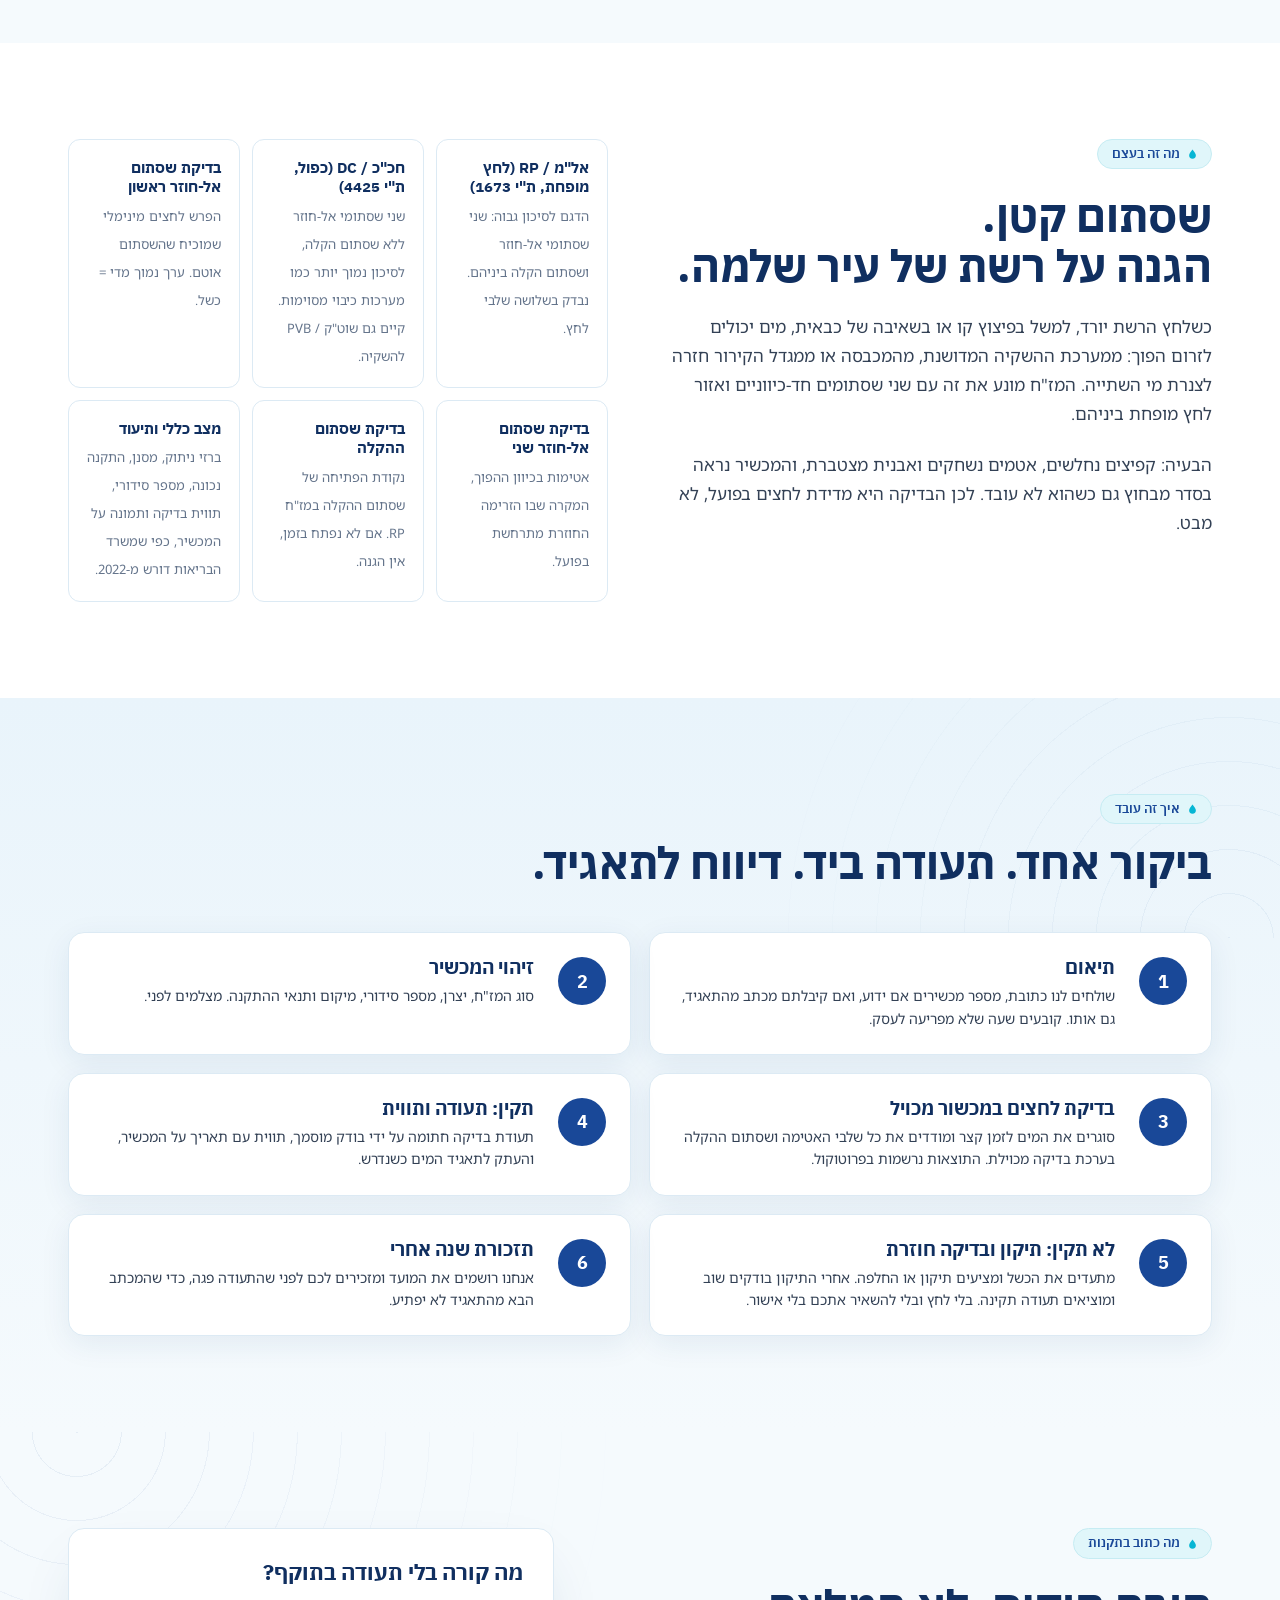
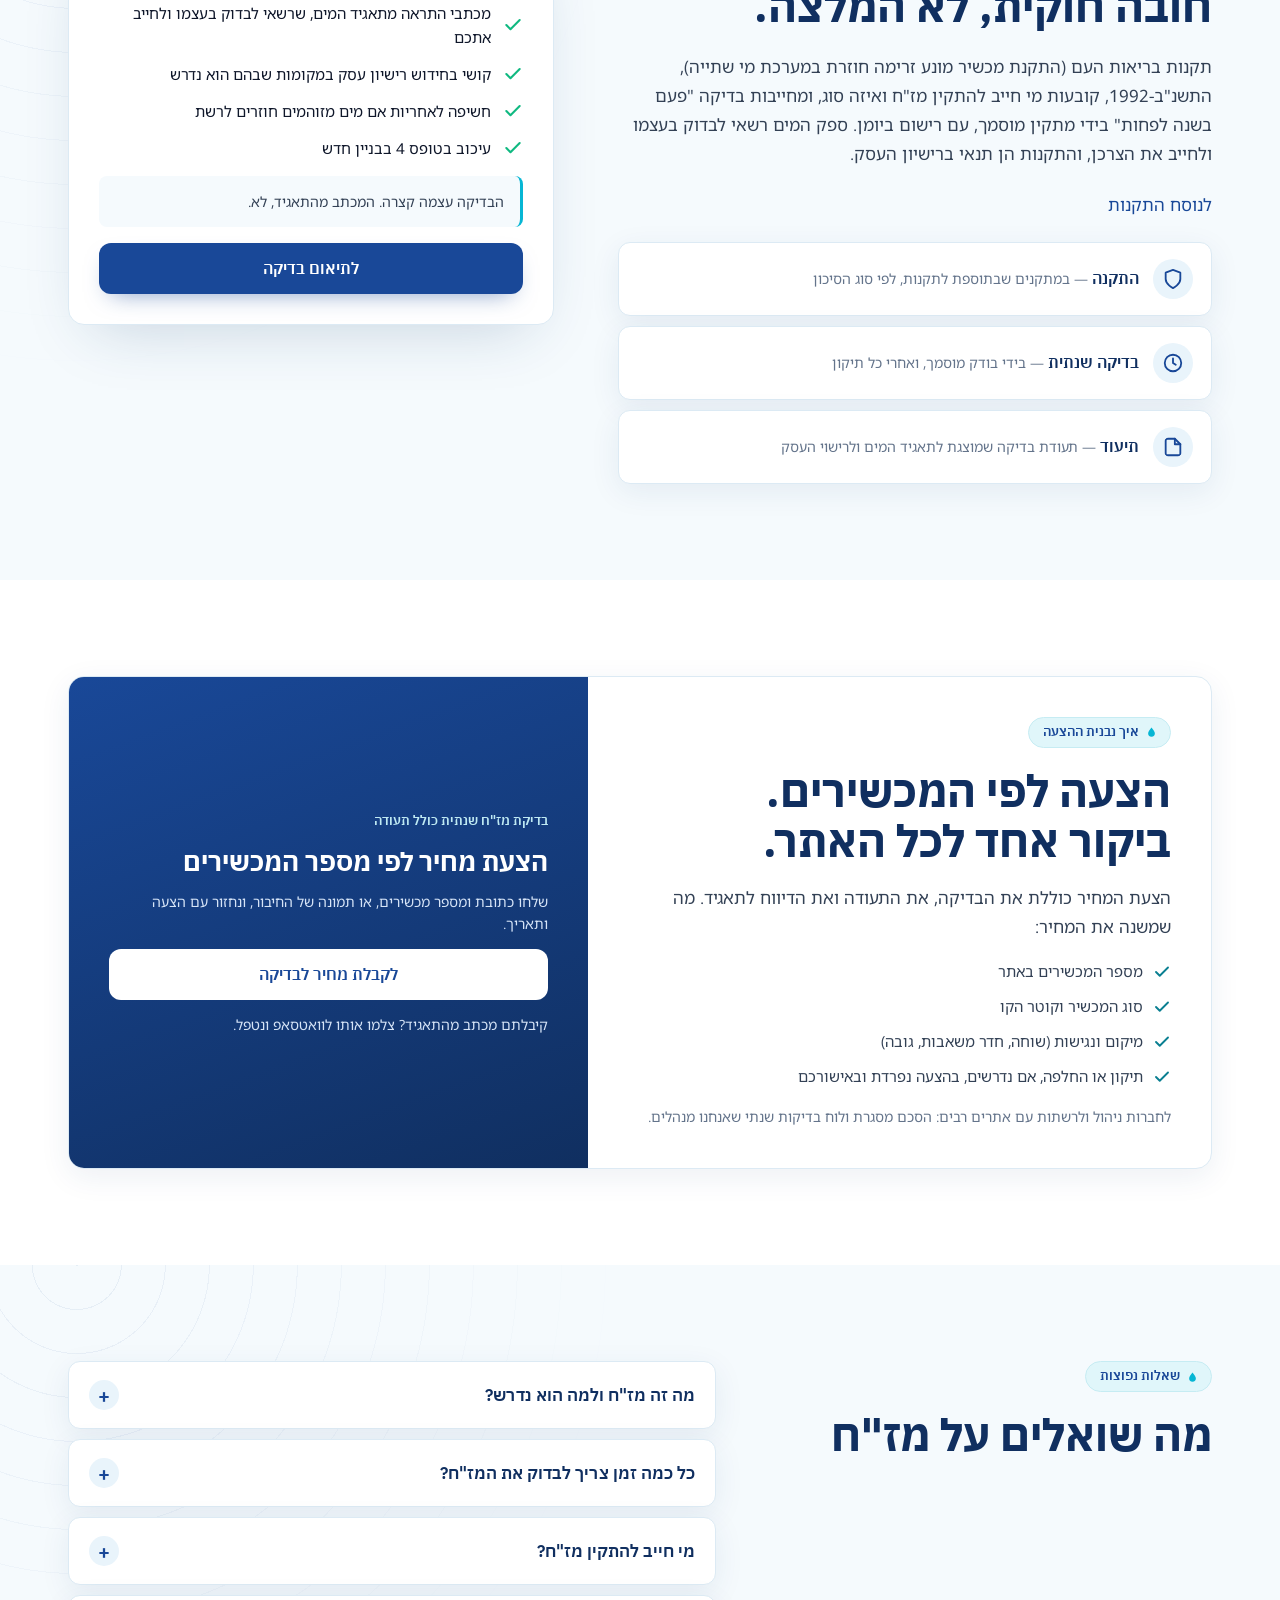
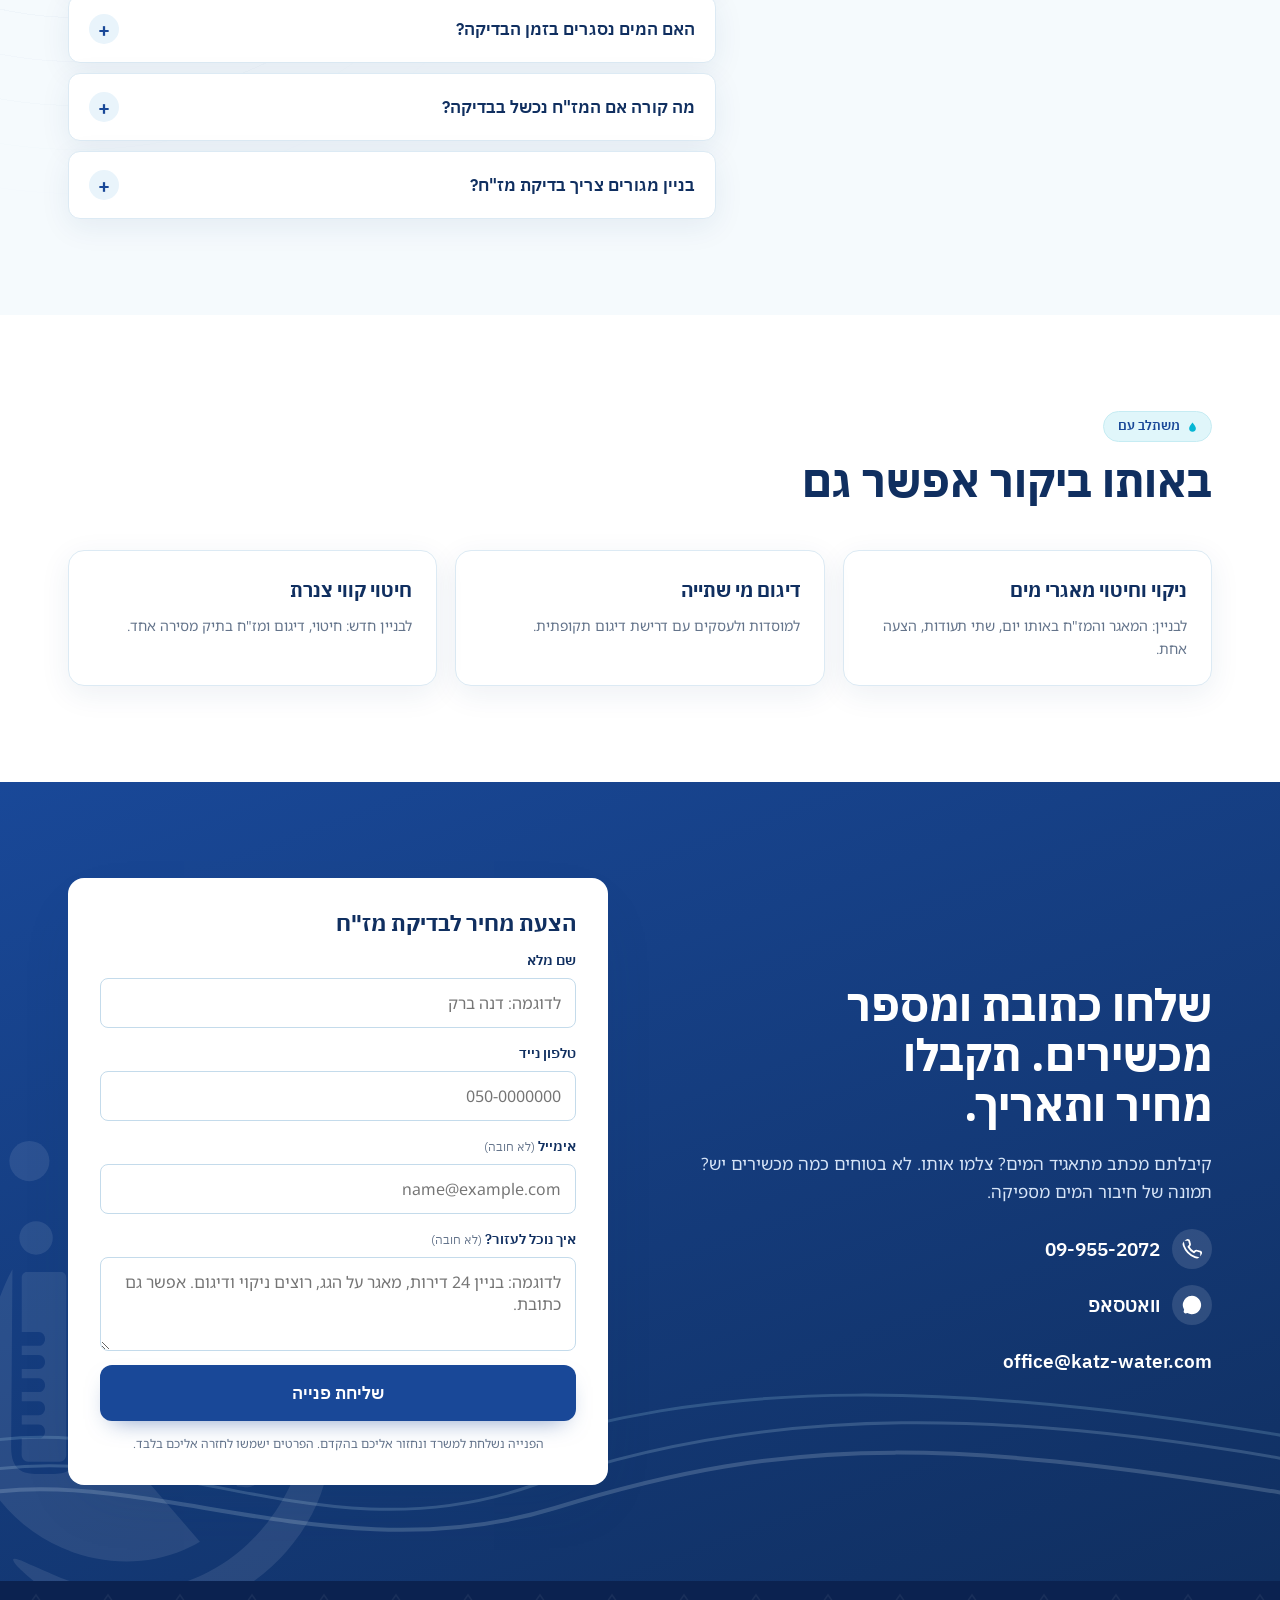
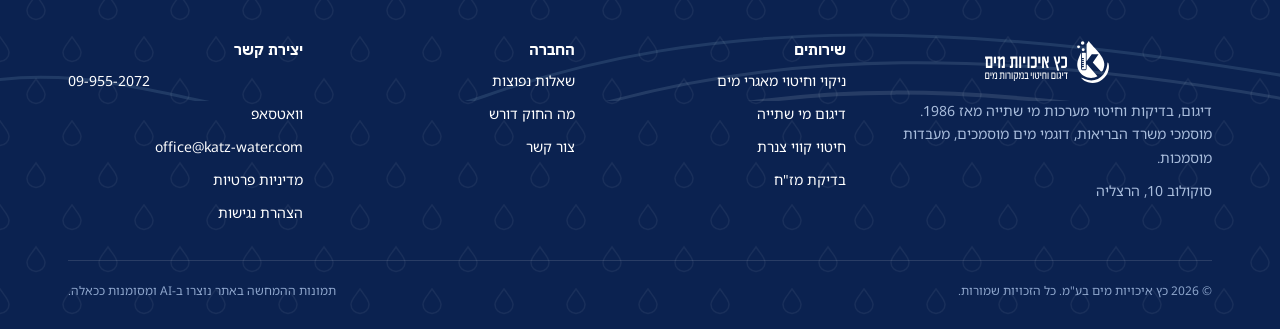
<file: mazach/index.html>
<!doctype html>
<html lang="he" dir="rtl">
<head>
<meta charset="utf-8">
<meta name="viewport" content="width=device-width, initial-scale=1">
<title>בדיקת מז"ח שנתית | בודק מוסמך, תעודה ודיווח לתאגיד | כץ איכויות מים</title>
<meta name="description" content="בדיקת מז"ח (מונע זרימה חוזרת) שנתית על ידי בודק מוסמך, במכשור מכויל, עם תעודת בדיקה חתומה ודיווח לתאגיד המים. לעסקים, מוסדות, חקלאות, מערכות כיבוי וגינון, חברות ניהול וקבלנים. לפי תקנות בריאות העם, התשנ"ב-1992. לקבלת הצעת מחיר.">
<link rel="canonical" href="https://nisimgil-oss.github.io/katz-magar-landing/mazach/">
<meta property="og:type" content="website">
<meta property="og:locale" content="he_IL">
<meta property="og:site_name" content="כץ איכויות מים">
<meta property="og:title" content="בדיקת מז&quot;ח שנתית | כץ איכויות מים">
<meta property="og:description" content="בודק מוסמך, מכשור מכויל, תעודת בדיקה חתומה ודיווח לתאגיד המים. 30 דקות, פעם בשנה, ואין הפתעות מהתאגיד.">
<meta property="og:url" content="https://nisimgil-oss.github.io/katz-magar-landing/mazach/">
<meta property="og:image" content="https://nisimgil-oss.github.io/katz-magar-landing/assets/reservoir.webp">
<link rel="icon" href="../assets/logo-v.svg" type="image/svg+xml">
<link rel="preconnect" href="https://fonts.googleapis.com">
<link rel="preconnect" href="https://fonts.gstatic.com" crossorigin>
<link href="https://fonts.googleapis.com/css2?family=IBM+Plex+Sans+Hebrew:wght@500;600;700&family=Noto+Sans+Hebrew:wght@400;500;600;700&display=swap" rel="stylesheet">
<link rel="stylesheet" href="../assets/site.css?v=20261030">
<script type="application/ld+json">
{
  "@context": "https://schema.org",
  "@graph": [
    {
      "@type": "Service",
      "name": "בדיקת מז\"ח (מונע זרימה חוזרת)",
      "serviceType": "Backflow preventer annual testing",
      "url": "https://nisimgil-oss.github.io/katz-magar-landing/mazach/",
      "description": "בדיקה שנתית למונע זרימה חוזרת על ידי בודק מוסמך, במכשור מכויל, עם תעודת בדיקה ודיווח לתאגיד המים.",
      "provider": {"@id": "https://nisimgil-oss.github.io/katz-magar-landing/#business"},
      "areaServed": {"@type": "Country", "name": "Israel"},
      "audience": {"@type": "Audience", "audienceType": "עסקים, מוסדות, חקלאות, חברות ניהול, קבלנים"}
    },
    {
      "@type": "BreadcrumbList",
      "itemListElement": [
        {"@type": "ListItem", "position": 1, "name": "דף הבית", "item": "https://nisimgil-oss.github.io/katz-magar-landing/"},
        {"@type": "ListItem", "position": 2, "name": "בדיקת מז\"ח", "item": "https://nisimgil-oss.github.io/katz-magar-landing/mazach/"}
      ]
    },
    {
      "@type": "FAQPage",
      "mainEntity": [
        {"@type": "Question", "name": "מה זה מז\"ח ולמה הוא נדרש?", "acceptedAnswer": {"@type": "Answer", "text": "מז\"ח הוא מכשיר מונע זרימה חוזרת: שסתום שמונע ממים שכבר יצאו מרשת מי השתייה לחזור אליה, למשל כשלחץ הרשת יורד. הוא נדרש בכל מקום שבו המים משמשים לתהליך שעלול לזהם: תעשייה, חקלאות, מערכות כיבוי, מרפאות, מכוני רחיצה ועוד, לפי תקנות בריאות העם משנת 1992."}},
        {"@type": "Question", "name": "כל כמה זמן צריך לבדוק את המז\"ח?", "acceptedAnswer": {"@type": "Answer", "text": "פעם בשנה לפחות, על ידי מתקין מז\"ח מוסמך, ובנוסף אחרי כל תיקון או החלפה של המכשיר. תאגידי המים דורשים תעודת בדיקה בתוקף ורשאים לבדוק בעצמם ולחייב את הצרכן."}},
        {"@type": "Question", "name": "מי חייב להתקין מז\"ח?", "acceptedAnswer": {"@type": "Answer", "text": "התוספת לתקנות מפרטת את סוגי העסקים והמתקנים, ובהם מפעלים, בתי חולים ומרפאות, מעבדות, מלונות, מכוני רחיצה, חקלאות והשקיה, מערכות כיבוי אש וספרינקלרים, בריכות ועוד. תאגיד המים הוא שמודיע לצרכן על הדרישה ואוכף אותה."}},
        {"@type": "Question", "name": "האם המים נסגרים בזמן הבדיקה?", "acceptedAnswer": {"@type": "Answer", "text": "לזמן קצר, בדרך כלל 20 עד 40 דקות למכשיר, ובתיאום מראש. בעסקים שלא יכולים להפסיק אספקה מתאמים שעה שקטה או עובדים על קו עם מעקף."}},
        {"@type": "Question", "name": "מה קורה אם המז\"ח נכשל בבדיקה?", "acceptedAnswer": {"@type": "Answer", "text": "מתעדים את הכשל, מציעים תיקון או החלפה, ואחרי התיקון מבצעים בדיקה חוזרת ומוציאים תעודה תקינה. את התעודה אנחנו מדווחים לתאגיד כשנדרש."}},
        {"@type": "Question", "name": "בניין מגורים צריך בדיקת מז\"ח?", "acceptedAnswer": {"@type": "Answer", "text": "בדרך כלל כן אם יש בבניין מערכת ספרינקלרים, הידרנטים, מערכת גינון או מתקן אחר שמחייב מז\"ח. התאגיד מודיע לוועד או לחברת הניהול. בבניינים חדשים המז\"ח הוא חלק מתיק המסירה לטופס 4."}}
      ]
    }
  ]
}
</script>
</head>
<body data-service="mazach" data-service-name="בדיקת מז&quot;ח">
<a class="skip-link" href="#main">דילוג לתוכן</a>

<header class="nav">
  <div class="wrap">
    <a class="logo" href="../" aria-label="כץ איכויות מים – דף הבית"><img src="../assets/logo-h.svg" alt="כץ איכויות מים" width="210" height="71"></a>
    <nav class="menu" id="menu" aria-label="ניווט ראשי">
      <a href="../nikui-magarim/">ניקוי וחיטוי מאגרים</a>
      <a href="../digum-mei-shtiya/">דיגום מי שתייה</a>
      <a href="../hitui-tzaneret/">חיטוי קווי צנרת</a>
      <a href="../mazach/">בדיקת מז"ח</a>
      <a href="#contact">צור קשר</a>
      <div class="menu-cta"><a class="btn btn-primary" href="#lead">לקבלת הצעת מחיר</a></div>
    </nav>
    <div class="actions">
      <a class="phone" aria-label="התקשרו לכץ איכויות מים" href="tel:+97299552072" data-track="click_call" data-label="nav"><svg aria-hidden="true" viewBox="0 0 24 24" fill="none" stroke="currentColor" stroke-width="2" stroke-linecap="round" stroke-linejoin="round"><path d="M22 16.9v3a2 2 0 0 1-2.2 2 19.8 19.8 0 0 1-8.6-3.1 19.5 19.5 0 0 1-6-6A19.8 19.8 0 0 1 2.1 4.2 2 2 0 0 1 4.1 2h3a2 2 0 0 1 2 1.7c.1.9.4 1.8.7 2.6a2 2 0 0 1-.5 2.1L8.1 9.6a16 16 0 0 0 6 6l1.3-1.3a2 2 0 0 1 2.1-.4c.8.3 1.7.5 2.6.7a2 2 0 0 1 1.9 2z"/></svg><span class="num" data-phone>09-955-2072</span></a>
      <a class="btn btn-primary" href="#lead">לקבלת הצעת מחיר</a>
      <button class="burger" type="button" aria-controls="menu" aria-expanded="false" aria-label="פתיחת תפריט"><svg class="bars" aria-hidden="true" viewBox="0 0 24 24" fill="none" stroke="currentColor" stroke-width="2" stroke-linecap="round"><path d="M4 7h16M4 12h16M4 17h16"/></svg><svg class="x" aria-hidden="true" viewBox="0 0 24 24" fill="none" stroke="currentColor" stroke-width="2" stroke-linecap="round"><path d="M6 6l12 12M18 6L6 18"/></svg></button>
    </div>
  </div>
</header>

<main id="main" tabindex="-1">

<section class="hero hero-svc" id="top">
  <img class="brand-watermark watermark-hero" src="../assets/brand-mark.svg" alt="" aria-hidden="true" width="300" height="370">
  <div class="wrap">
    <nav class="crumbs" aria-label="פירורי לחם"><a href="../">דף הבית</a><span aria-hidden="true">›</span><span aria-current="page">בדיקת מז"ח</span></nav>
  </div>
  <div class="wrap grid2" style="padding-top:28px">
    <div class="stack" style="gap:24px">
      <div class="eyebrow" id="heroEyebrow">מתקיני מז"ח מוסמכים · מכשור מכויל · משנת 1986</div>
      <h1 id="heroTitle">בדיקת מז"ח שנתית.<br><span class="accent">30 דקות, תעודה, ושקט מהתאגיד.</span></h1>
      <p class="sub" id="heroSub">מונע הזרימה החוזרת הוא ההגנה היחידה בין המים שלכם לרשת מי השתייה של כולם. התקנות דורשות בדיקה אחת לשנה בידי בודק מוסמך. אנחנו בודקים, מתעדים ומדווחים לתאגיד המים, ומזכירים לכם שנה אחרי.</p>
      <div class="ctas">
        <a class="btn btn-primary" href="https://wa.me/972584219429?text=%D7%A9%D7%9C%D7%95%D7%9D%2C%20%D7%90%D7%A0%D7%99%20%D7%9E%D7%A2%D7%95%D7%A0%D7%99%D7%99%D7%9F%2F%D7%AA%20%D7%91%D7%94%D7%A6%D7%A2%D7%AA%20%D7%9E%D7%97%D7%99%D7%A8%20%D7%9C%D7%91%D7%93%D7%99%D7%A7%D7%AA%20%D7%9E%D7%96%22%D7%97" target="_blank" rel="noopener" data-track="click_whatsapp" data-label="hero"><svg aria-hidden="true" viewBox="0 0 24 24" fill="currentColor"><path d="M12 2a10 10 0 0 0-8.6 15.1L2 22l5-1.3A10 10 0 1 0 12 2zm4.5 12.1c-.2-.1-1.5-.7-1.7-.8s-.4-.1-.6.1-.6.8-.8 1-.3.2-.5.1a6.7 6.7 0 0 1-3.3-2.9c-.3-.4.2-.4.7-1.3.1-.2 0-.3 0-.4l-.8-1.8c-.2-.5-.4-.4-.6-.4h-.5a1 1 0 0 0-.7.3 3 3 0 0 0-.9 2.2 5.2 5.2 0 0 0 1.1 2.8 12 12 0 0 0 4.6 4c1.7.7 2.3.8 3.2.7a2.7 2.7 0 0 0 1.8-1.3 2.2 2.2 0 0 0 .2-1.3c-.1-.1-.3-.2-.5-.3z"/></svg>לקבלת מחיר בוואטסאפ</a>
        <a class="btn btn-outline" href="tel:+97299552072" data-track="click_call" data-label="hero">התקשרו: <span class="num" data-phone>09-955-2072</span></a>
      </div>
      <div class="note"><span>תעודה חתומה במקום</span><span>·</span><span>דיווח לתאגיד</span><span>·</span><span>תזכורת לשנה הבאה</span></div>
    </div>

    <aside class="facts" aria-label="בדיקת מז&quot;ח בקצרה">
      <div class="facts-head"><svg aria-hidden="true" viewBox="0 0 24 24" fill="none" stroke="currentColor" stroke-width="2" stroke-linecap="round" stroke-linejoin="round"><path d="M2 12h4M18 12h4"/><rect x="6" y="8" width="12" height="8" rx="2"/><path d="M12 8V5M10 5h4"/></svg>בקצרה</div>
      <dl>
        <dt>תדירות</dt><dd>אחת לשנה, ואחרי כל תיקון</dd>
        <dt>לפי מה</dt><dd>תקנות בריאות העם (התקנת מכשיר מונע זרימה חוזרת), התשנ"ב-1992</dd>
        <dt>מי בודק</dt><dd>מתקין מז"ח מוסמך משרד הבריאות, במכשור מכויל</dd>
        <dt>משך</dt><dd>כ-20–40 דקות למכשיר, סגירת מים קצרה</dd>
        <dt>מקבלים</dt><dd>תעודת בדיקה חתומה, דיווח לתאגיד, תזכורת</dd>
      </dl>
      <div class="facts-cta"><a class="btn btn-primary" href="#lead">הצעת מחיר לבדיקה</a><small>מענה מהיר</small></div>
    </aside>
  </div>
</section>

<div class="trust">
  <div class="wrap">
    <div class="item"><svg aria-hidden="true" viewBox="0 0 24 24" fill="none" stroke="currentColor" stroke-width="1.8" stroke-linecap="round" stroke-linejoin="round"><path d="M12 22s8-4 8-10V5l-8-3-8 3v7c0 6 8 10 8 10z"/><path d="M9 12l2 2 4-4"/></svg><div><b>מתקינים מוסמכים</b><span>הסמכת משרד הבריאות להתקנה ולבדיקת מז"ח</span></div></div>
    <div class="item"><svg aria-hidden="true" viewBox="0 0 24 24" fill="none" stroke="currentColor" stroke-width="1.8" stroke-linecap="round" stroke-linejoin="round"><circle cx="12" cy="12" r="9"/><path d="M12 12l4-2"/><path d="M12 6v2M18 12h-2M6 12h2"/></svg><div><b>מכשור מכויל</b><span>מד לחץ דיפרנציאלי עם כיול בתוקף</span></div></div>
    <div class="item"><svg aria-hidden="true" viewBox="0 0 24 24" fill="none" stroke="currentColor" stroke-width="1.8" stroke-linecap="round" stroke-linejoin="round"><circle cx="12" cy="12" r="9"/><path d="M12 7v5l3 2"/></svg><div><b>משנת 1986</b><span>עובדים מול תאגידי המים</span></div></div>
    <div class="item"><svg aria-hidden="true" viewBox="0 0 24 24" fill="none" stroke="currentColor" stroke-width="1.8" stroke-linecap="round" stroke-linejoin="round"><path d="M14 3H6a2 2 0 0 0-2 2v14a2 2 0 0 0 2 2h12a2 2 0 0 0 2-2V9z"/><path d="M14 3v6h6M8 13h8M8 17h5"/></svg><div><b>תעודה ודיווח</b><span>לתאגיד, לרישוי עסק ולביקורת</span></div></div>
  </div>
</div>

<section class="section section-tint" id="who" aria-labelledby="who-title">
  <div class="wrap">
    <div class="sec-head">
      <div class="eyebrow">מי חייב במז"ח</div>
      <h2 class="h2" id="who-title">אם המים אצלכם עושים משהו חוץ מלהישתות, כנראה שאתם ברשימה.</h2>
      <p class="lead">התוספת לתקנות מפרטת את העסקים והמתקנים שחייבים להתקין מונע זרימה חוזרת ולבדוק אותו מדי שנה. אלו הנפוצים:</p>
    </div>
    <div class="triggers">
      <div class="trigger"><span class="ic"><svg aria-hidden="true" viewBox="0 0 24 24" fill="none" stroke="currentColor" stroke-width="2" stroke-linecap="round" stroke-linejoin="round"><path d="M3 21h18M5 21V10l5-3v14M10 21V7l5-3v17M15 21V9l4 2v10"/></svg></span><div><b>מפעלים, בתי מלאכה ומוסכים</b><span>כל מקום שמחבר מים לתהליך ייצור, קירור, שטיפה או כימיקלים.</span></div></div>
      <div class="trigger"><span class="ic"><svg aria-hidden="true" viewBox="0 0 24 24" fill="none" stroke="currentColor" stroke-width="2" stroke-linecap="round" stroke-linejoin="round"><path d="M12 2v4M12 18v4M4.9 4.9l2.8 2.8M16.3 16.3l2.8 2.8M2 12h4M18 12h4M4.9 19.1l2.8-2.8M16.3 7.7l2.8-2.8"/></svg></span><div><b>מערכות כיבוי אש וספרינקלרים</b><span>בבנייני מגורים, מסחר ותעשייה. מים עומדים במערכת הכיבוי לא יכולים לחזור לרשת השתייה.</span></div></div>
      <div class="trigger"><span class="ic"><svg aria-hidden="true" viewBox="0 0 24 24" fill="none" stroke="currentColor" stroke-width="2" stroke-linecap="round" stroke-linejoin="round"><path d="M12 22c4-4 7-7 7-11a7 7 0 0 0-14 0c0 4 3 7 7 11z"/><path d="M12 11v11"/></svg></span><div><b>חקלאות, גינון והשקיה</b><span>מערכות השקיה עם דישון, גינות ציבוריות, בתי ספר ובניינים עם מערכת גינון מרכזית.</span></div></div>
      <div class="trigger"><span class="ic"><svg aria-hidden="true" viewBox="0 0 24 24" fill="none" stroke="currentColor" stroke-width="2" stroke-linecap="round" stroke-linejoin="round"><path d="M12 2a7 7 0 0 1 7 7c0 5-7 13-7 13S5 14 5 9a7 7 0 0 1 7-7z"/><path d="M9 9h6M12 6v6"/></svg></span><div><b>בתי חולים, מרפאות, מעבדות ומרפאות שיניים</b><span>כל מקום עם ציוד רפואי או מעבדתי שמחובר למים.</span></div></div>
      <div class="trigger"><span class="ic"><svg aria-hidden="true" viewBox="0 0 24 24" fill="none" stroke="currentColor" stroke-width="2" stroke-linecap="round" stroke-linejoin="round"><path d="M3 21h18M5 21V7l7-4 7 4v14M9 21v-6h6v6"/></svg></span><div><b>מלונות, מטבחים מוסדיים ומכוני רחיצה</b><span>מכבסות, מטבחים תעשייתיים, בריכות וספא, שטיפת רכבים.</span></div></div>
      <div class="trigger"><span class="ic"><svg aria-hidden="true" viewBox="0 0 24 24" fill="none" stroke="currentColor" stroke-width="2" stroke-linecap="round" stroke-linejoin="round"><path d="M4 8h16v10a3 3 0 0 1-3 3H7a3 3 0 0 1-3-3z"/><path d="M4 8l2-4h12l2 4"/></svg></span><div><b>בניינים חדשים לטופס 4</b><span>תעודת בדיקת מז"ח למערכת הכיבוי והגינון היא חלק מתיק המסירה שתאגיד המים מבקש.</span></div></div>
    </div>
    <p class="quote-small" style="margin-top:22px">לא בטוחים אם אתם חייבים? אם קיבלתם מכתב מתאגיד המים, התשובה היא כן. ואם לא, שלחו לנו תמונה של חיבור המים ונגיד לכם.</p>
  </div>
</section>

<section class="section" id="what" aria-labelledby="what-title">
  <div class="wrap grid2" style="align-items:start">
    <div class="stack">
      <div class="eyebrow">מה זה בעצם</div>
      <h2 class="h2" id="what-title">שסתום קטן.<br>הגנה על רשת של עיר שלמה.</h2>
      <p class="lead">כשלחץ הרשת יורד, למשל בפיצוץ קו או בשאיבה של כבאית, מים יכולים לזרום הפוך: ממערכת ההשקיה המדושנת, מהמכבסה או ממגדל הקירור חזרה לצנרת מי השתייה. המז"ח מונע את זה עם שני שסתומים חד-כיווניים ואזור לחץ מופחת ביניהם.</p>
      <p class="lead">הבעיה: קפיצים נחלשים, אטמים נשחקים ואבנית מצטברת, והמכשיר נראה בסדר מבחוץ גם כשהוא לא עובד. לכן הבדיקה היא מדידת לחצים בפועל, לא מבט.</p>
    </div>
    <div class="tests">
      <div class="test"><b>אל"מ / RP (לחץ מופחת, ת"י 1673)</b><span>הדגם לסיכון גבוה: שני שסתומי אל-חוזר ושסתום הקלה ביניהם. נבדק בשלושה שלבי לחץ.</span></div>
      <div class="test"><b>חכ"כ / DC (כפול, ת"י 4425)</b><span>שני שסתומי אל-חוזר ללא שסתום הקלה, לסיכון נמוך יותר כמו מערכות כיבוי מסוימות. קיים גם שוט"ק / PVB להשקיה.</span></div>
      <div class="test"><b>בדיקת שסתום אל-חוזר ראשון</b><span>הפרש לחצים מינימלי שמוכיח שהשסתום אוטם. ערך נמוך מדי = כשל.</span></div>
      <div class="test"><b>בדיקת שסתום אל-חוזר שני</b><span>אטימות בכיוון ההפוך, המקרה שבו הזרימה החוזרת מתרחשת בפועל.</span></div>
      <div class="test"><b>בדיקת שסתום ההקלה</b><span>נקודת הפתיחה של שסתום ההקלה במז"ח RP. אם לא נפתח בזמן, אין הגנה.</span></div>
      <div class="test"><b>מצב כללי ותיעוד</b><span>ברזי ניתוק, מסנן, התקנה נכונה, מספר סידורי, תווית בדיקה ותמונה על המכשיר, כפי שמשרד הבריאות דורש מ-2022.</span></div>
    </div>
  </div>
</section>

<section class="section section-blue" id="process" aria-labelledby="process-title">
  <div class="wrap">
    <div class="sec-head">
      <div class="eyebrow">איך זה עובד</div>
      <h2 class="h2" id="process-title">ביקור אחד. תעודה ביד. דיווח לתאגיד.</h2>
    </div>
    <div class="steps-big">
      <div class="step-big"><span class="n">1</span><div><h3>תיאום</h3><p>שולחים לנו כתובת, מספר מכשירים אם ידוע, ואם קיבלתם מכתב מהתאגיד, גם אותו. קובעים שעה שלא מפריעה לעסק.</p></div></div>
      <div class="step-big"><span class="n">2</span><div><h3>זיהוי המכשיר</h3><p>סוג המז"ח, יצרן, מספר סידורי, מיקום ותנאי ההתקנה. מצלמים לפני.</p></div></div>
      <div class="step-big"><span class="n">3</span><div><h3>בדיקת לחצים במכשור מכויל</h3><p>סוגרים את המים לזמן קצר ומודדים את כל שלבי האטימה ושסתום ההקלה בערכת בדיקה מכוילת. התוצאות נרשמות בפרוטוקול.</p></div></div>
      <div class="step-big"><span class="n">4</span><div><h3>תקין: תעודה ותווית</h3><p>תעודת בדיקה חתומה על ידי בודק מוסמך, תווית עם תאריך על המכשיר, והעתק לתאגיד המים כשנדרש.</p></div></div>
      <div class="step-big"><span class="n">5</span><div><h3>לא תקין: תיקון ובדיקה חוזרת</h3><p>מתעדים את הכשל ומציעים תיקון או החלפה. אחרי התיקון בודקים שוב ומוציאים תעודה תקינה. בלי לחץ ובלי להשאיר אתכם בלי אישור.</p></div></div>
      <div class="step-big"><span class="n">6</span><div><h3>תזכורת שנה אחרי</h3><p>אנחנו רושמים את המועד ומזכירים לכם לפני שהתעודה פגה, כדי שהמכתב הבא מהתאגיד לא יפתיע.</p></div></div>
    </div>
  </div>
</section>

<section class="section section-tint" id="regulation" aria-labelledby="reg-title">
  <div class="wrap reg-grid">
    <div class="stack">
      <div class="eyebrow">מה כתוב בתקנות</div>
      <h2 class="h2" id="reg-title">חובה חוקית, לא המלצה.</h2>
      <p class="lead">תקנות בריאות העם (התקנת מכשיר מונע זרימה חוזרת במערכת מי שתייה), התשנ"ב-1992, קובעות מי חייב להתקין מז"ח ואיזה סוג, ומחייבות בדיקה "פעם בשנה לפחות" בידי מתקין מוסמך, עם רישום ביומן. ספק המים רשאי לבדוק בעצמו ולחייב את הצרכן, והתקנות הן תנאי ברישיון העסק.</p>
      <p class="lead"><a href="https://www.nevo.co.il/law_html/law01/p224_025.htm" target="_blank" rel="noopener">לנוסח התקנות</a></p>
      <ul class="deliver-list">
        <li><svg aria-hidden="true" viewBox="0 0 24 24" fill="none" stroke="currentColor" stroke-width="2" stroke-linecap="round" stroke-linejoin="round"><path d="M12 22s8-4 8-10V5l-8-3-8 3v7c0 6 8 10 8 10z"/></svg><div><b>התקנה</b><span> — במתקנים שבתוספת לתקנות, לפי סוג הסיכון</span></div></li>
        <li><svg aria-hidden="true" viewBox="0 0 24 24" fill="none" stroke="currentColor" stroke-width="2" stroke-linecap="round" stroke-linejoin="round"><circle cx="12" cy="12" r="9"/><path d="M12 7v5l3 2"/></svg><div><b>בדיקה שנתית</b><span> — בידי בודק מוסמך, ואחרי כל תיקון</span></div></li>
        <li><svg aria-hidden="true" viewBox="0 0 24 24" fill="none" stroke="currentColor" stroke-width="2" stroke-linecap="round" stroke-linejoin="round"><path d="M14 3H6a2 2 0 0 0-2 2v14a2 2 0 0 0 2 2h12a2 2 0 0 0 2-2V9z"/><path d="M14 3v6h6"/></svg><div><b>תיעוד</b><span> — תעודת בדיקה שמוצגת לתאגיד המים ולרישוי העסק</span></div></li>
      </ul>
    </div>
    <aside class="reg-side">
      <h3>מה קורה בלי תעודה בתוקף?</h3>
      <ul class="checklist">
        <li><svg aria-hidden="true" viewBox="0 0 24 24" fill="none" stroke="currentColor" stroke-width="2.5" stroke-linecap="round" stroke-linejoin="round"><path d="M20 6L9 17l-5-5"/></svg>מכתבי התראה מתאגיד המים, שרשאי לבדוק בעצמו ולחייב אתכם</li>
        <li><svg aria-hidden="true" viewBox="0 0 24 24" fill="none" stroke="currentColor" stroke-width="2.5" stroke-linecap="round" stroke-linejoin="round"><path d="M20 6L9 17l-5-5"/></svg>קושי בחידוש רישיון עסק במקומות שבהם הוא נדרש</li>
        <li><svg aria-hidden="true" viewBox="0 0 24 24" fill="none" stroke="currentColor" stroke-width="2.5" stroke-linecap="round" stroke-linejoin="round"><path d="M20 6L9 17l-5-5"/></svg>חשיפה לאחריות אם מים מזוהמים חוזרים לרשת</li>
        <li><svg aria-hidden="true" viewBox="0 0 24 24" fill="none" stroke="currentColor" stroke-width="2.5" stroke-linecap="round" stroke-linejoin="round"><path d="M20 6L9 17l-5-5"/></svg>עיכוב בטופס 4 בבניין חדש</li>
      </ul>
      <div class="lab" style="display:block">הבדיקה עצמה קצרה. המכתב מהתאגיד, לא.</div>
      <a class="btn btn-primary" href="#lead">לתיאום בדיקה</a>
    </aside>
  </div>
</section>

<section class="section" id="pricing" aria-labelledby="pricing-title">
  <div class="wrap">
    <div class="quote-card" data-price-service="mazach">
      <div class="stack quote-intro">
        <div class="eyebrow">איך נבנית ההצעה</div>
        <h2 class="h2" id="pricing-title">הצעה לפי המכשירים.<br>ביקור אחד לכל האתר.</h2>
        <p class="lead">הצעת המחיר כוללת את הבדיקה, את התעודה ואת הדיווח לתאגיד. מה שמשנה את המחיר:</p>
        <ul class="price-factors">
          <li><svg aria-hidden="true" viewBox="0 0 24 24" fill="none" stroke="currentColor" stroke-width="2.5" stroke-linecap="round" stroke-linejoin="round"><path d="M20 6L9 17l-5-5"/></svg>מספר המכשירים באתר</li>
          <li><svg aria-hidden="true" viewBox="0 0 24 24" fill="none" stroke="currentColor" stroke-width="2.5" stroke-linecap="round" stroke-linejoin="round"><path d="M20 6L9 17l-5-5"/></svg>סוג המכשיר וקוטר הקו</li>
          <li><svg aria-hidden="true" viewBox="0 0 24 24" fill="none" stroke="currentColor" stroke-width="2.5" stroke-linecap="round" stroke-linejoin="round"><path d="M20 6L9 17l-5-5"/></svg>מיקום ונגישות (שוחה, חדר משאבות, גובה)</li>
          <li><svg aria-hidden="true" viewBox="0 0 24 24" fill="none" stroke="currentColor" stroke-width="2.5" stroke-linecap="round" stroke-linejoin="round"><path d="M20 6L9 17l-5-5"/></svg>תיקון או החלפה, אם נדרשים, בהצעה נפרדת ובאישורכם</li>
        </ul>
        <p class="quote-small">לחברות ניהול ולרשתות עם אתרים רבים: הסכם מסגרת ולוח בדיקות שנתי שאנחנו מנהלים.</p>
      </div>
      <div class="quote-price">
        <p class="quote-label">בדיקת מז"ח שנתית כולל תעודה</p>
        <p class="quote-amount" data-price-without>הצעת מחיר לפי מספר המכשירים</p>
        <p class="quote-small">שלחו כתובת ומספר מכשירים, או תמונה של החיבור, ונחזור עם הצעה ותאריך.</p>
        <a class="btn btn-primary" href="#lead" data-track="click_pricing_quote">לקבלת מחיר לבדיקה</a>
        <p class="quote-small">קיבלתם מכתב מהתאגיד? צלמו אותו לוואטסאפ ונטפל.</p>
      </div>
    </div>
  </div>
</section>

<section class="section section-tint" id="faq" aria-labelledby="faq-title">
  <div class="wrap faq-grid">
    <div class="stack" style="gap:18px">
      <div class="eyebrow">שאלות נפוצות</div>
      <h2 class="h2" id="faq-title">מה שואלים על מז"ח</h2>
    </div>
    <div class="faq">
      <details><summary>מה זה מז"ח ולמה הוא נדרש?</summary><div class="a">מז"ח הוא מכשיר מונע זרימה חוזרת: שסתום שמונע ממים שכבר יצאו מרשת מי השתייה לחזור אליה, למשל כשלחץ הרשת יורד. הוא נדרש בכל מקום שבו המים משמשים לתהליך שעלול לזהם: תעשייה, חקלאות, מערכות כיבוי, מרפאות, מכוני רחיצה ועוד, לפי תקנות בריאות העם משנת 1992.</div></details>
      <details><summary>כל כמה זמן צריך לבדוק את המז"ח?</summary><div class="a">פעם בשנה לפחות, על ידי מתקין מז"ח מוסמך, ובנוסף אחרי כל תיקון או החלפה של המכשיר. תאגידי המים דורשים תעודת בדיקה בתוקף ורשאים לבדוק בעצמם ולחייב את הצרכן.</div></details>
      <details><summary>מי חייב להתקין מז"ח?</summary><div class="a">התוספת לתקנות מפרטת את סוגי העסקים והמתקנים, ובהם מפעלים, בתי חולים ומרפאות, מעבדות, מלונות, מכוני רחיצה, חקלאות והשקיה, מערכות כיבוי אש וספרינקלרים, בריכות ועוד. תאגיד המים הוא שמודיע לצרכן על הדרישה ואוכף אותה.</div></details>
      <details><summary>האם המים נסגרים בזמן הבדיקה?</summary><div class="a">לזמן קצר, בדרך כלל 20 עד 40 דקות למכשיר, ובתיאום מראש. בעסקים שלא יכולים להפסיק אספקה מתאמים שעה שקטה או עובדים על קו עם מעקף.</div></details>
      <details><summary>מה קורה אם המז"ח נכשל בבדיקה?</summary><div class="a">מתעדים את הכשל, מציעים תיקון או החלפה, ואחרי התיקון מבצעים בדיקה חוזרת ומוציאים תעודה תקינה. את התעודה אנחנו מדווחים לתאגיד כשנדרש.</div></details>
      <details><summary>בניין מגורים צריך בדיקת מז"ח?</summary><div class="a">בדרך כלל כן אם יש בבניין מערכת ספרינקלרים, הידרנטים, מערכת גינון או מתקן אחר שמחייב מז"ח. התאגיד מודיע לוועד או לחברת הניהול. בבניינים חדשים המז"ח הוא חלק מתיק המסירה לטופס 4.</div></details>
    </div>
  </div>
</section>

<section class="section" id="related" aria-labelledby="related-title">
  <div class="wrap">
    <div class="sec-head"><div class="eyebrow">משתלב עם</div><h2 class="h2" id="related-title">באותו ביקור אפשר גם</h2></div>
    <div class="related">
      <a href="../nikui-magarim/"><b>ניקוי וחיטוי מאגרי מים</b><span>לבניין: המאגר והמז"ח באותו יום, שתי תעודות, הצעה אחת.</span></a>
      <a href="../digum-mei-shtiya/"><b>דיגום מי שתייה</b><span>למוסדות ולעסקים עם דרישת דיגום תקופתית.</span></a>
      <a href="../hitui-tzaneret/"><b>חיטוי קווי צנרת</b><span>לבניין חדש: חיטוי, דיגום ומז"ח בתיק מסירה אחד.</span></a>
    </div>
  </div>
</section>

<section class="section section-blue final" id="contact">
  <img class="brand-watermark watermark-contact" src="../assets/brand-mark.svg" alt="" aria-hidden="true" width="300" height="370" loading="lazy">
  <div class="wrap grid2">
    <div class="stack" style="gap:20px">
      <h2 class="h2">שלחו כתובת ומספר מכשירים. תקבלו מחיר ותאריך.</h2>
      <p class="lead">קיבלתם מכתב מתאגיד המים? צלמו אותו. לא בטוחים כמה מכשירים יש? תמונה של חיבור המים מספיקה.</p>
      <div class="contact">
        <a href="tel:+97299552072" data-track="click_call" data-label="contact"><svg aria-hidden="true" viewBox="0 0 24 24" fill="none" stroke="currentColor" stroke-width="2" stroke-linecap="round" stroke-linejoin="round"><path d="M22 16.9v3a2 2 0 0 1-2.2 2 19.8 19.8 0 0 1-8.6-3.1 19.5 19.5 0 0 1-6-6A19.8 19.8 0 0 1 2.1 4.2 2 2 0 0 1 4.1 2h3a2 2 0 0 1 2 1.7c.1.9.4 1.8.7 2.6a2 2 0 0 1-.5 2.1L8.1 9.6a16 16 0 0 0 6 6l1.3-1.3a2 2 0 0 1 2.1-.4c.8.3 1.7.5 2.6.7a2 2 0 0 1 1.9 2z"/></svg><span class="num" data-phone>09-955-2072</span></a>
        <a href="https://wa.me/972584219429" target="_blank" rel="noopener" data-track="click_whatsapp" data-label="contact"><svg aria-hidden="true" viewBox="0 0 24 24" fill="currentColor"><path d="M12 2a10 10 0 0 0-8.6 15.1L2 22l5-1.3A10 10 0 1 0 12 2zm4.5 12.1c-.2-.1-1.5-.7-1.7-.8s-.4-.1-.6.1-.6.8-.8 1-.3.2-.5.1a6.7 6.7 0 0 1-3.3-2.9c-.3-.4.2-.4.7-1.3.1-.2 0-.3 0-.4l-.8-1.8c-.2-.5-.4-.4-.6-.4h-.5a1 1 0 0 0-.7.3 3 3 0 0 0-.9 2.2 5.2 5.2 0 0 0 1.1 2.8 12 12 0 0 0 4.6 4c1.7.7 2.3.8 3.2.7a2.7 2.7 0 0 0 1.8-1.3 2.2 2.2 0 0 0 .2-1.3c-.1-.1-.3-.2-.5-.3z"/></svg>וואטסאפ</a>
        <a href="mailto:office@katz-water.com" data-email><svg aria-hidden="true" viewBox="0 0 24 24" fill="none" stroke="currentColor" stroke-width="2" stroke-linecap="round" stroke-linejoin="round"><rect x="3" y="5" width="18" height="14" rx="2"/><path d="M3 7l9 6 9-6"/></svg>office@katz-water.com</a>
      </div>
    </div>
    <div class="card" id="lead">
      <form id="leadForm" data-lead novalidate aria-describedby="leadForm-status">
        <div class="stack" style="gap:14px">
          <h3>הצעת מחיר לבדיקת מז"ח</h3>
          <div class="field"><label for="name">שם מלא</label><input id="name" name="name" type="text" placeholder="לדוגמה: דנה ברק" autocomplete="name" required></div>
          <div class="field"><label for="phone">טלפון נייד</label><input id="phone" name="phone" type="tel" inputmode="tel" placeholder="050-0000000" autocomplete="tel" required></div>
          <input type="hidden" name="service_label" value="בדיקת מז&quot;ח">
          <div class="field"><label for="email">אימייל <small>(לא חובה)</small></label><input id="email" name="email" type="email" inputmode="email" placeholder="name@example.com" autocomplete="email"></div>
          <div class="field"><label for="details">איך נוכל לעזור? <small>(לא חובה)</small></label><textarea id="details" name="details" rows="3" placeholder="לדוגמה: בניין 24 דירות, מאגר על הגג, רוצים ניקוי ודיגום. אפשר גם כתובת."></textarea></div>
          <input type="text" name="website" class="hp" tabindex="-1" autocomplete="off" aria-hidden="true">
          <button class="btn btn-primary" type="submit">שליחת פנייה</button>
          <p class="form-status" id="leadForm-status" role="status" aria-live="polite"></p>
          <p class="fine">הפנייה נפתחת בוואטסאפ עם הפרטים שמילאתם, ואתם מאשרים את השליחה. <a href="../privacy/">מדיניות פרטיות</a></p>
        </div>
      </form>
      <div class="success"><svg aria-hidden="true" viewBox="0 0 24 24" fill="none" stroke="currentColor" stroke-width="2" stroke-linecap="round" stroke-linejoin="round"><circle cx="12" cy="12" r="10"/><path d="M8 12l3 3 5-6"/></svg><h3>קיבלנו, תודה!</h3><p class="hint">נחזור אליכם בהקדם בשעות העבודה.</p></div>
    </div>
  </div>
</section>

</main>

<footer class="footer">
  <div class="wrap">
    <div class="cols">
      <div class="col">
        <img src="../assets/logo-white.svg" alt="כץ איכויות מים" width="210" height="71">
        <p>דיגום, בדיקות וחיטוי מערכות מי שתייה מאז 1986. מוסמכי משרד הבריאות, דוגמי מים מוסמכים, מעבדות מוסמכות.</p>
        <p>סוקולוב 10, הרצליה</p>
      </div>
      <div class="col">
        <h4>שירותים</h4>
        <a href="../nikui-magarim/">ניקוי וחיטוי מאגרי מים</a>
        <a href="../digum-mei-shtiya/">דיגום מי שתייה</a>
        <a href="../hitui-tzaneret/">חיטוי קווי צנרת</a>
        <a href="../mazach/">בדיקת מז"ח</a>
      </div>
      <div class="col">
        <h4>החברה</h4>
        <a href="../#faq">שאלות נפוצות</a>
        <a href="../#regulation">מה החוק דורש</a>
        <a href="#contact">צור קשר</a>
      </div>
      <div class="col">
        <h4>יצירת קשר</h4>
        <a class="num" href="tel:+97299552072" data-track="click_call" data-label="footer" data-phone>09-955-2072</a>
        <a href="https://wa.me/972584219429" target="_blank" rel="noopener" data-track="click_whatsapp" data-label="footer">וואטסאפ</a>
        <a href="mailto:office@katz-water.com" data-email>office@katz-water.com</a>
        <a href="../privacy/">מדיניות פרטיות</a>
        <a href="../accessibility/">הצהרת נגישות</a>
      </div>
    </div>
    <div class="bottom">
      <span>© 2026 כץ איכויות מים בע"מ. כל הזכויות שמורות.</span>
      <span>תמונות ההמחשה באתר נוצרו ב-AI ומסומנות ככאלה.</span>
    </div>
  </div>
</footer>

<div class="mbar">
  <a class="btn btn-primary" href="https://wa.me/972584219429?text=%D7%A9%D7%9C%D7%95%D7%9D%2C%20%D7%90%D7%A0%D7%99%20%D7%9E%D7%A2%D7%95%D7%A0%D7%99%D7%99%D7%9F%2F%D7%AA%20%D7%91%D7%94%D7%A6%D7%A2%D7%AA%20%D7%9E%D7%97%D7%99%D7%A8%20%D7%9C%D7%91%D7%93%D7%99%D7%A7%D7%AA%20%D7%9E%D7%96%22%D7%97" target="_blank" rel="noopener" data-track="click_whatsapp" data-label="mbar">מחיר בוואטסאפ</a>
  <a class="btn btn-outline" href="tel:+97299552072" data-track="click_call" data-label="mbar">התקשרו</a>
</div>

<script>
window.KATZ_SEGS = {
  nihul: {eye:"לחברות ניהול · מז\"ח לכל הבניינים", h:"בדיקות מז\"ח שנתיות לכל הפורטפוליו. אנחנו מזכירים, אתם לא רודפים.", s:"לוח בדיקות שנתי, תעודה לכל בניין, דיווח לתאגידים ומחיר קבוע למכשיר."},
  vaad: {eye:"לוועדי בתים · קיבלתם מכתב מהתאגיד?", h:"בדיקת מז\"ח לבניין. 30 דקות, תעודה, והתאגיד מרוצה.", s:"בודק מוסמך מגיע, בודק את המז\"ח של הספרינקלרים או הגינון, ומוציא תעודה שמדווחת לתאגיד."},
  tofes4: {eye:"לקבלנים · מז\"ח לתיק המסירה", h:"תעודת מז\"ח לטופס 4, באותו ביקור של חיטוי הקווים.", s:"בדיקת המז\"ח למערכת הכיבוי והגינון, תעודה לתיק המסירה והעברה לתאגיד המים."},
  mosad: {eye:"למוסדות ולעסקים · בדיקה שנתית", h:"בדיקת מז\"ח שנתית לעסק, לפני שהתאגיד שולח מכתב.", s:"תיאום בשעה שקטה, בודק מוסמך, תעודה ודיווח. ותזכורת שנה אחרי."}
};
</script>
<script src="../assets/config.js?v=20261030"></script>
<script src="../assets/site.js?v=20261030"></script>
</body>
</html>
</file>
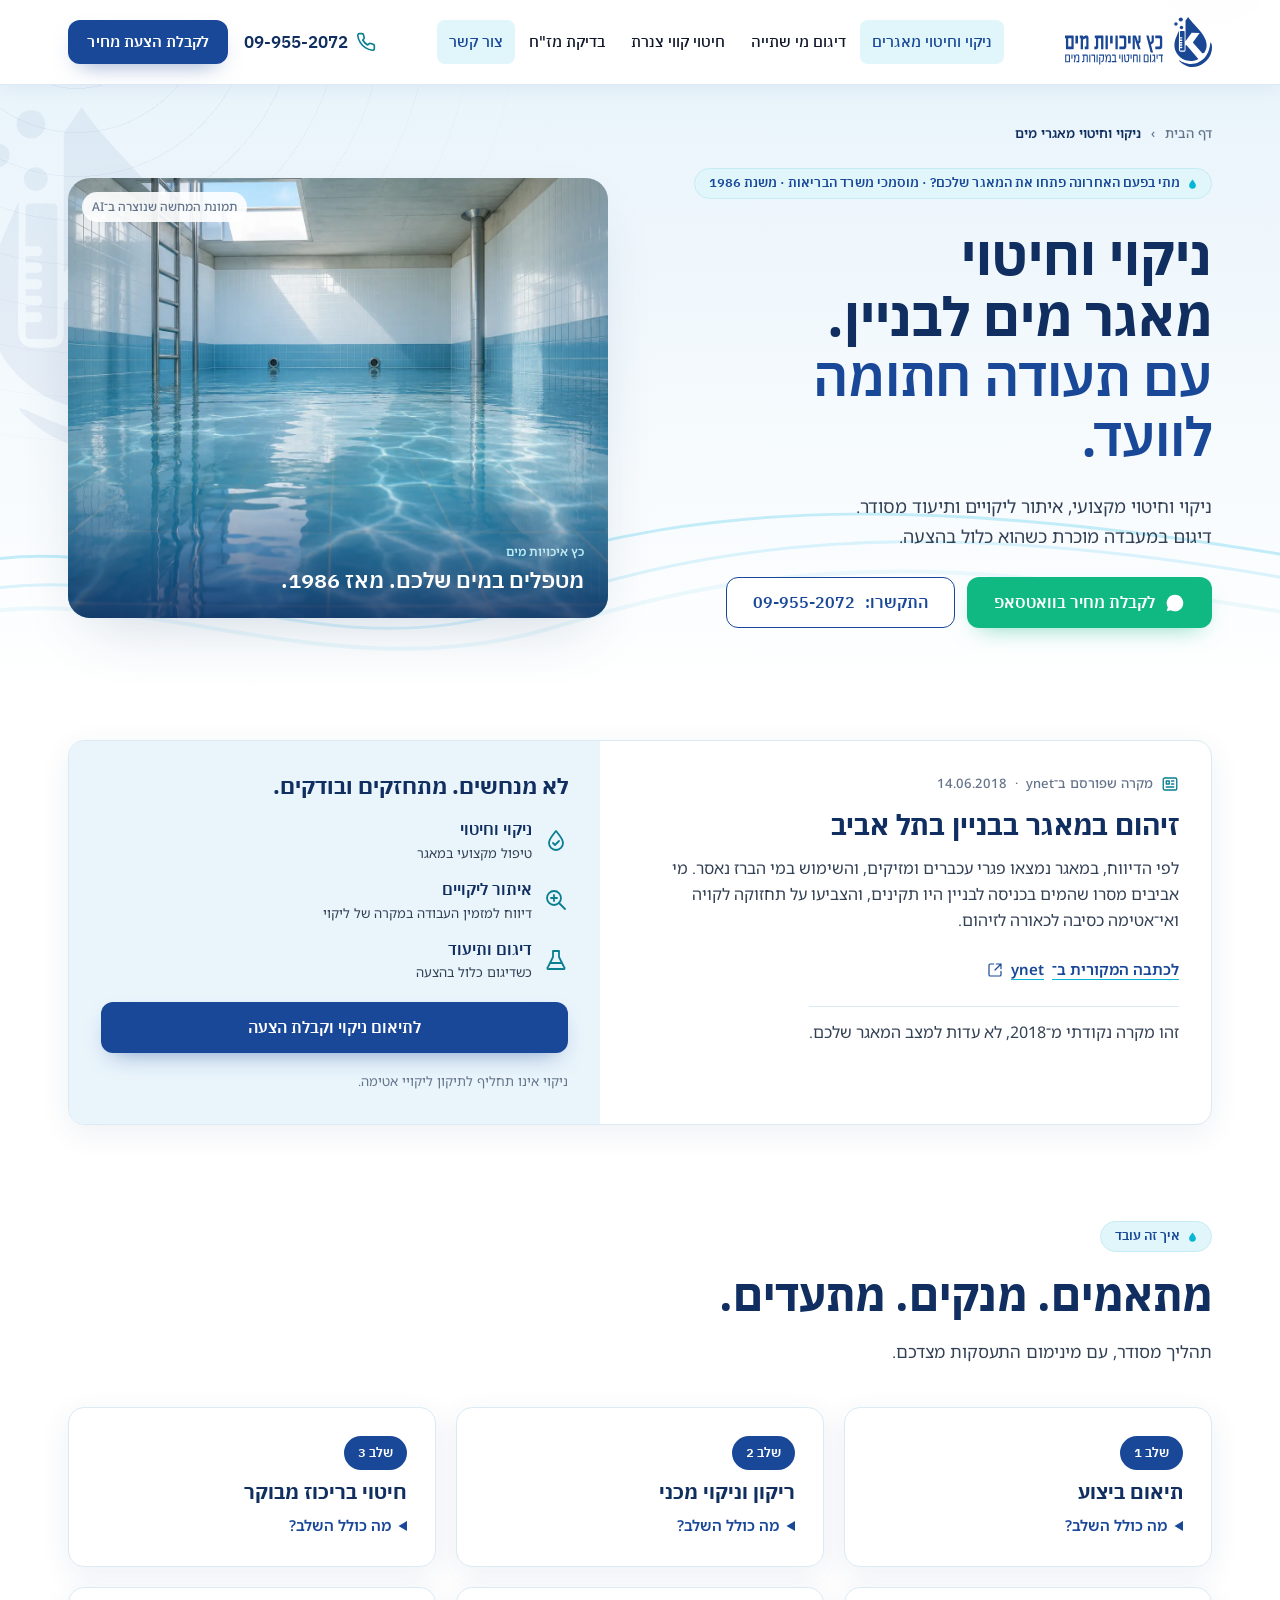
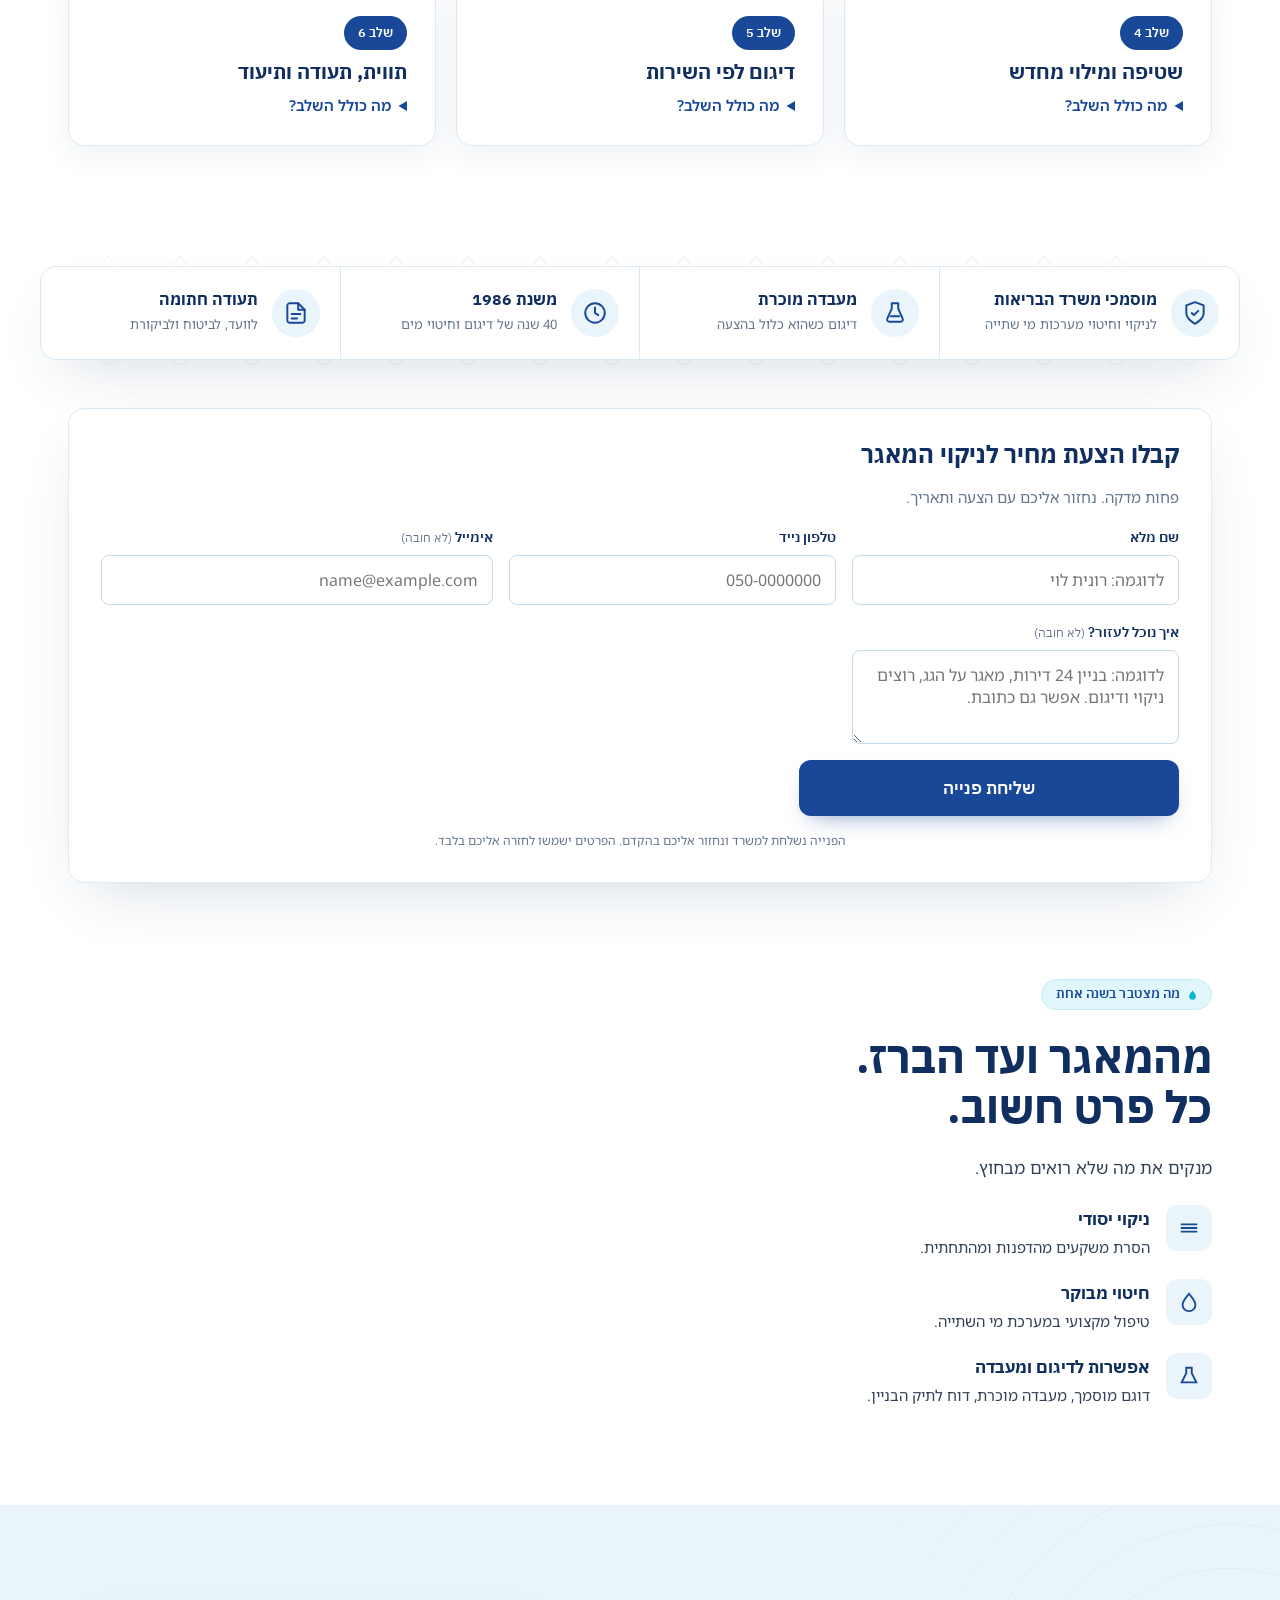
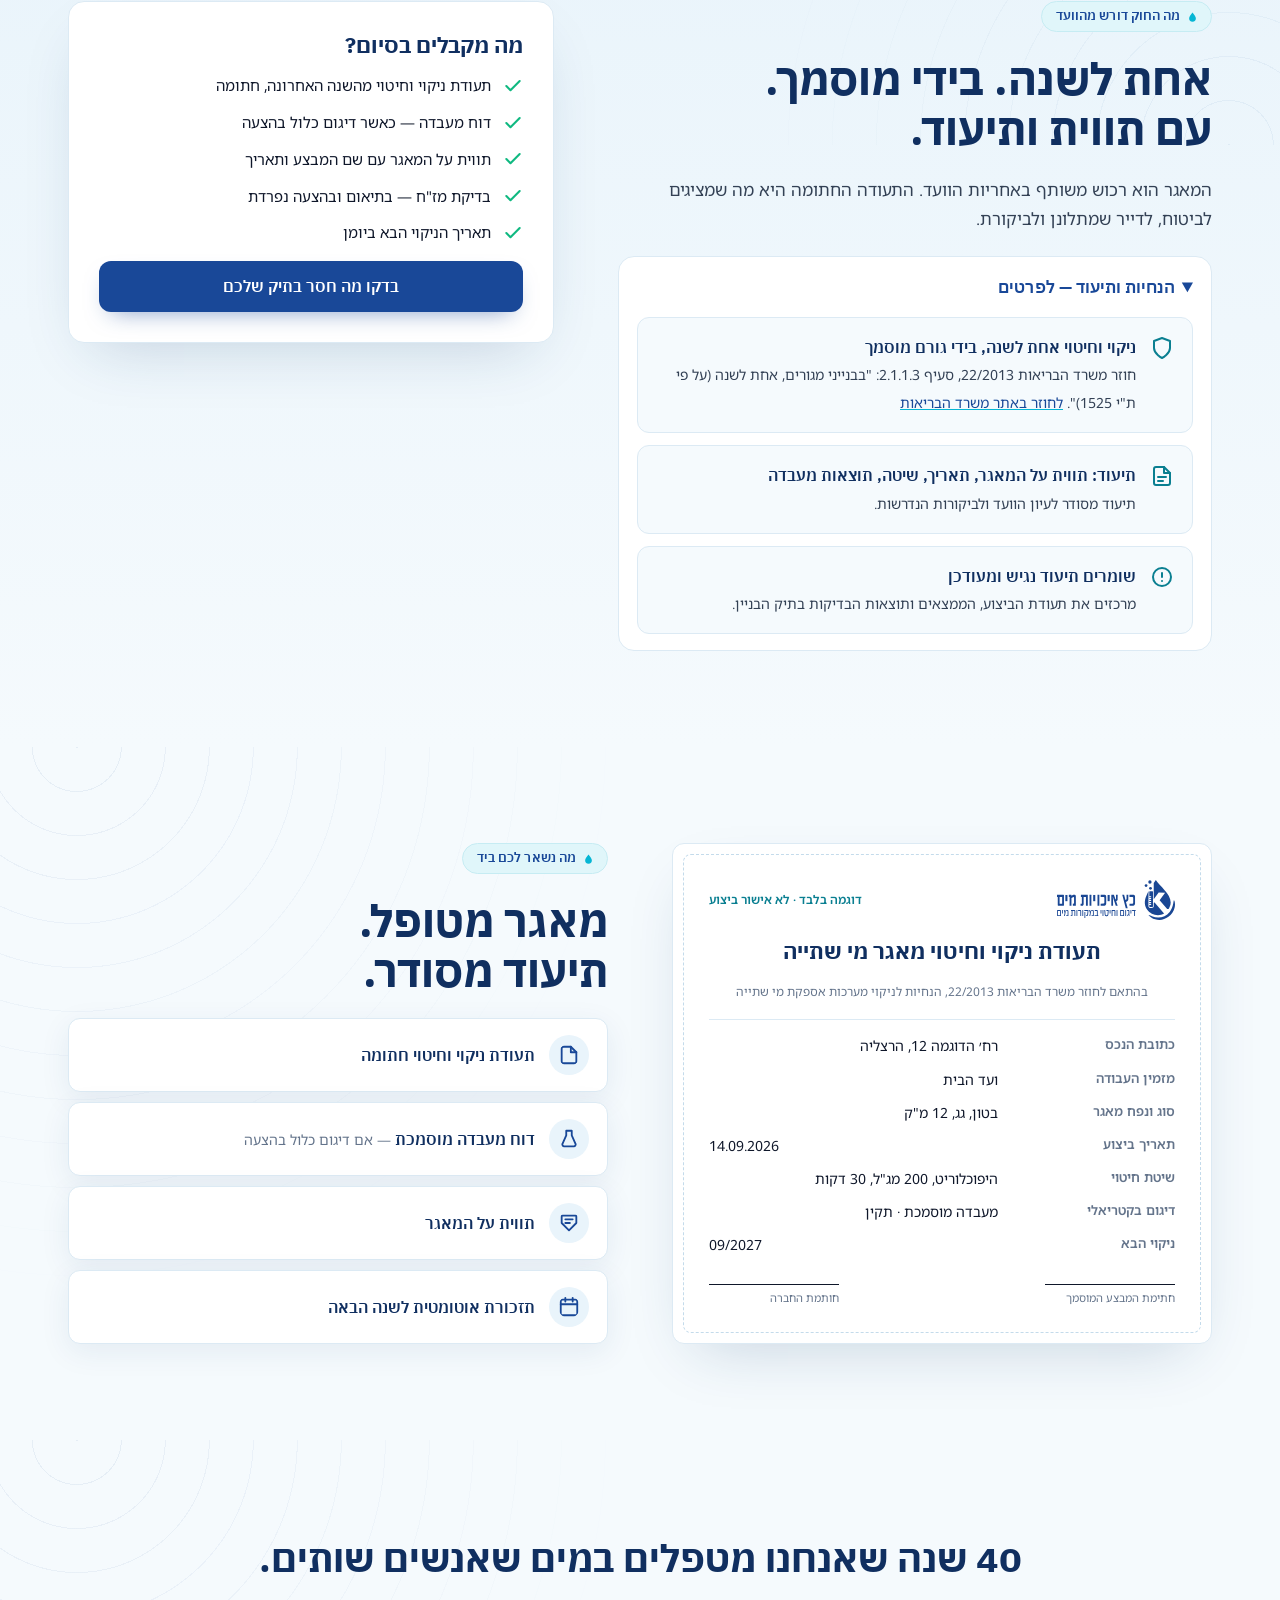
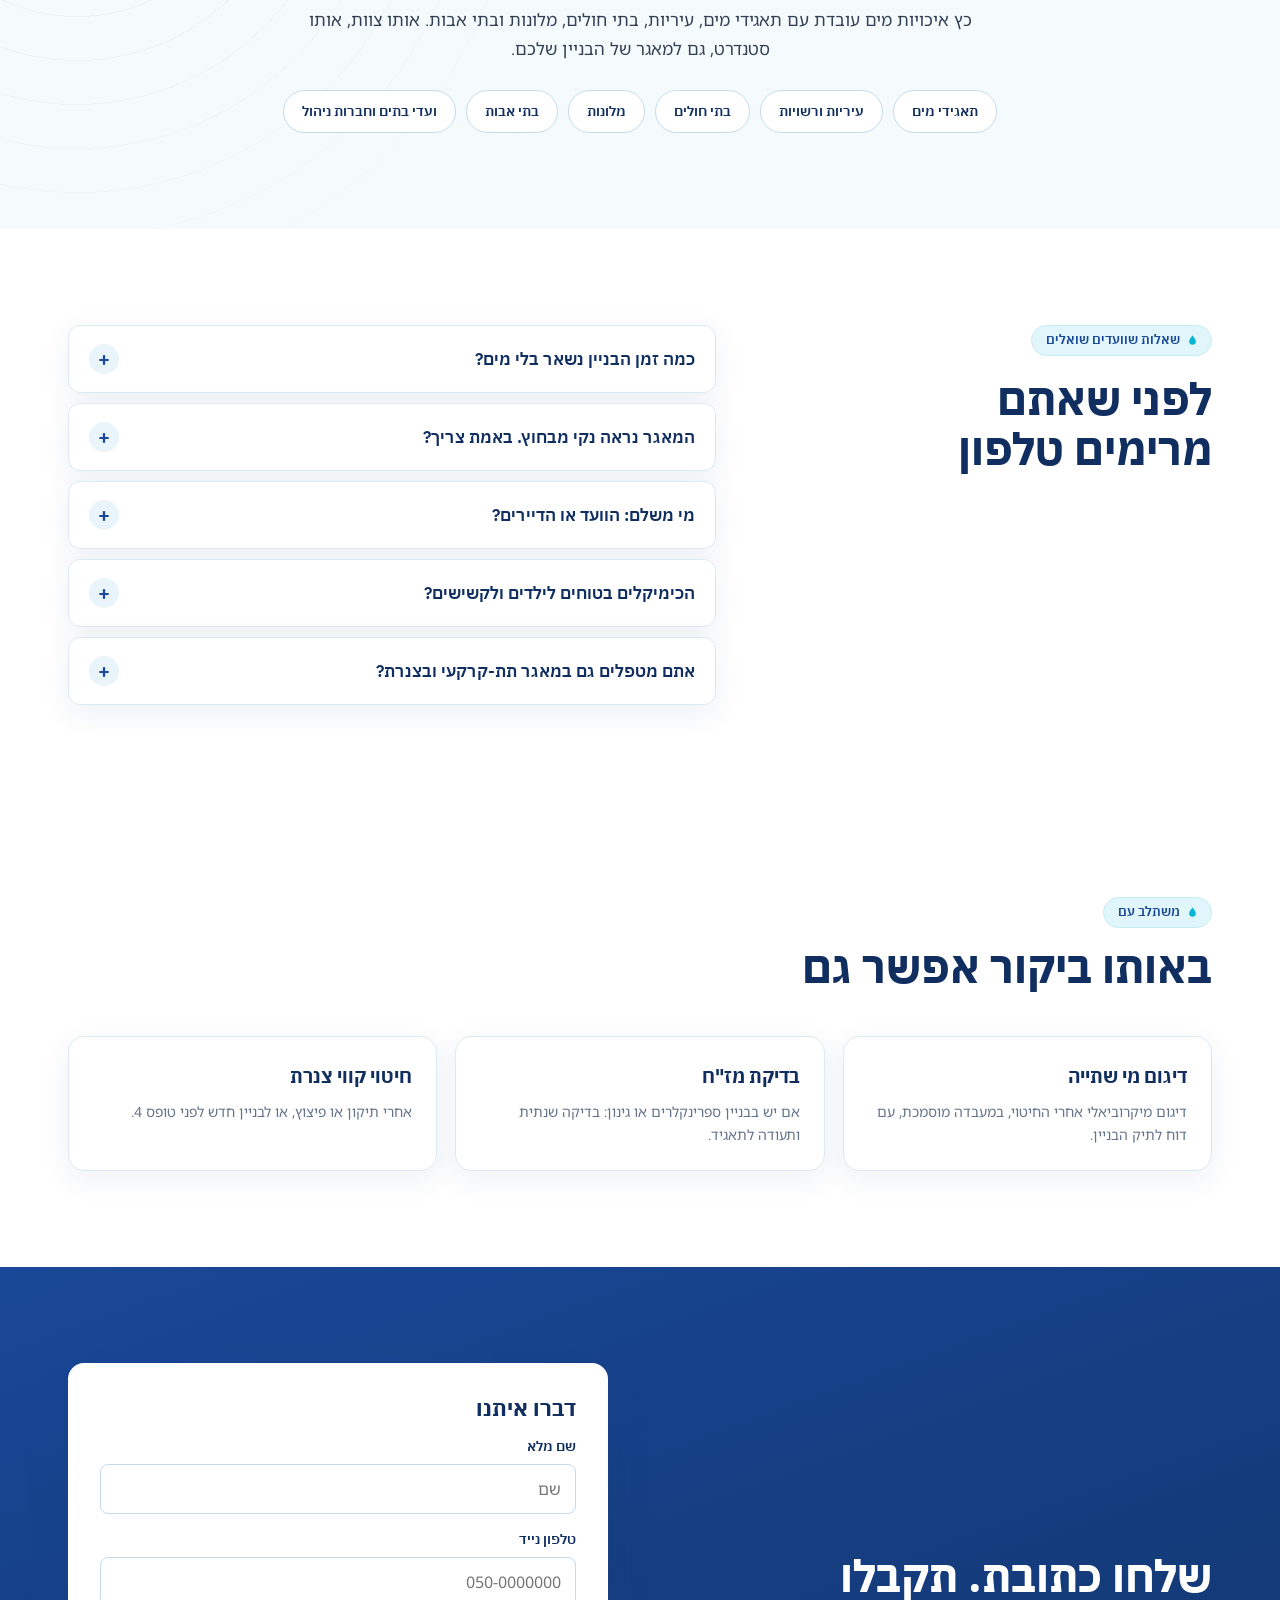
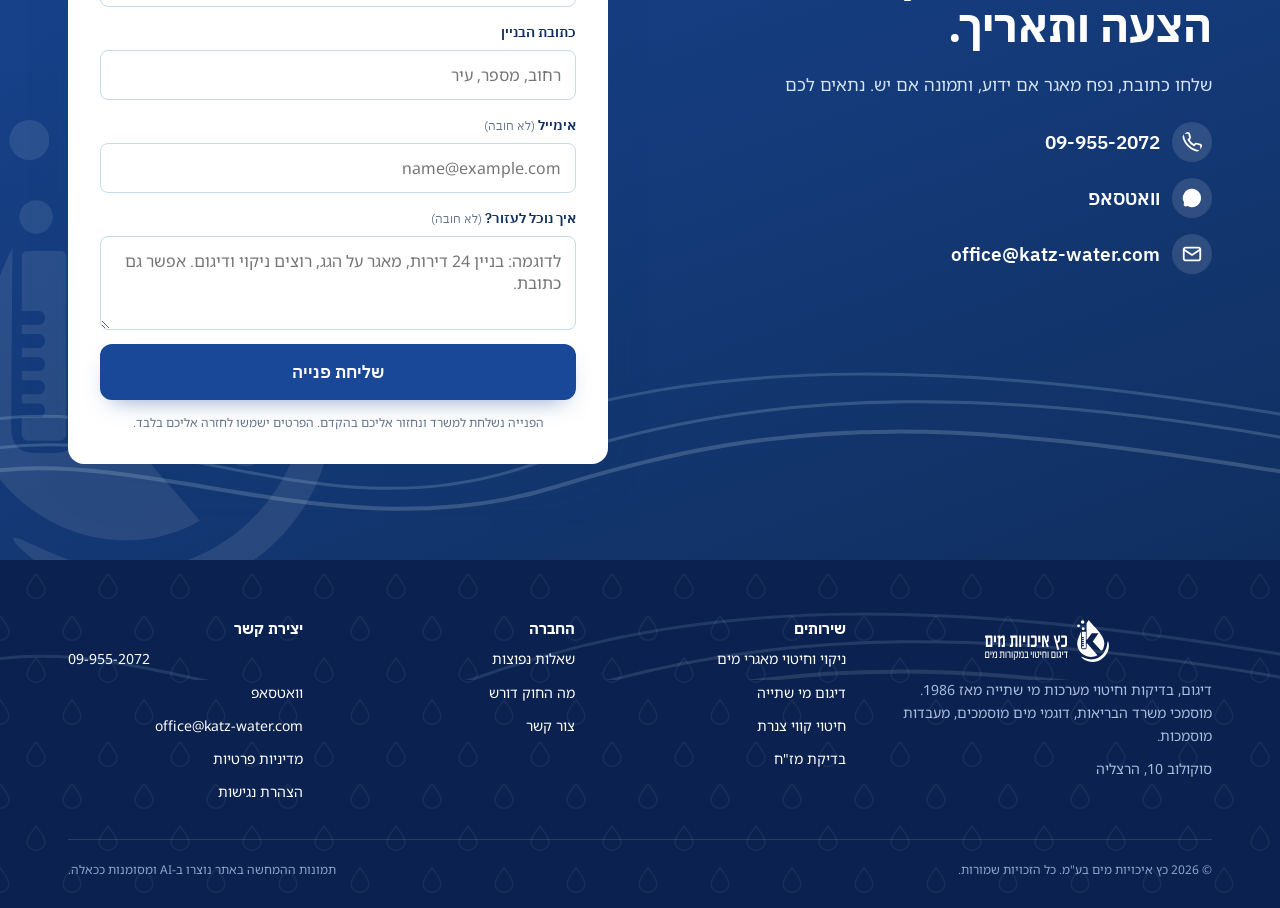
<file: nikui-magarim/index.html>
<!doctype html>
<html lang="he" dir="rtl">
<head>
<meta charset="utf-8">
<meta name="viewport" content="width=device-width, initial-scale=1">
<title>ניקוי וחיטוי מאגר מים לבניין | כץ איכויות מים</title>
<meta name="description" content="כץ איכויות מים: ניקוי וחיטוי מאגרי מים, איתור ליקויים ותיעוד מסודר לוועד הבית. דיגום ומעבדה בהתאם לשירות. לקבלת הצעה מותאמת למאגר שלכם.">
<meta property="og:title" content="מתי בפעם האחרונה בדקו את מאגר המים שלכם?">
<meta property="og:description" content="ניקוי וחיטוי מאגרי מים ותיעוד מסודר. דיגום ומעבדה בהתאם לשירות. כץ איכויות מים — לקבלת הצעה מותאמת.">
<link rel="canonical" href="https://nisimgil-oss.github.io/katz-magar-landing/nikui-magarim/">
<meta property="og:type" content="website">
<meta property="og:locale" content="he_IL">
<meta property="og:site_name" content="כץ איכויות מים">
<meta property="og:url" content="https://nisimgil-oss.github.io/katz-magar-landing/nikui-magarim/">
<meta property="og:image" content="https://nisimgil-oss.github.io/katz-magar-landing/assets/reservoir.webp">
<link rel="icon" href="../assets/logo-v.svg" type="image/svg+xml">
<link rel="preconnect" href="https://fonts.googleapis.com">
<link rel="preconnect" href="https://fonts.gstatic.com" crossorigin>
<link href="https://fonts.googleapis.com/css2?family=IBM+Plex+Sans+Hebrew:wght@500;600;700&family=Noto+Sans+Hebrew:wght@400;500;600;700&display=swap" rel="stylesheet">
<link rel="stylesheet" href="../assets/site.css?v=20261030">
<script type="application/ld+json">
{
  "@context": "https://schema.org",
  "@graph": [
    {"@type": "Service", "name": "ניקוי וחיטוי מאגרי מים", "serviceType": "Water tank cleaning and disinfection", "url": "https://nisimgil-oss.github.io/katz-magar-landing/nikui-magarim/",
     "description": "ניקוי וחיטוי מאגרי מי שתייה בבניינים ובמוסדות לפי חוזר משרד הבריאות 22/2013, כולל תעודת ביצוע, תווית ותיעוד.",
     "provider": {"@id": "https://nisimgil-oss.github.io/katz-magar-landing/#business"}, "areaServed": {"@type": "Country", "name": "Israel"},
     "audience": {"@type": "Audience", "audienceType": "ועדי בתים, חברות ניהול, מוסדות, קבלנים"}},
    {"@type": "BreadcrumbList", "itemListElement": [
      {"@type": "ListItem", "position": 1, "name": "דף הבית", "item": "https://nisimgil-oss.github.io/katz-magar-landing/"},
      {"@type": "ListItem", "position": 2, "name": "ניקוי וחיטוי מאגרי מים", "item": "https://nisimgil-oss.github.io/katz-magar-landing/nikui-magarim/"}]}
  ]
}
</script>
</head>
<body data-service="magar" data-service-name="ניקוי וחיטוי מאגר מים">
<a class="skip-link" href="#main">דילוג לתוכן</a>

<header class="nav">
  <div class="wrap">
    <a class="logo" href="../" aria-label="כץ איכויות מים – דף הבית"><img src="../assets/logo-h.svg" alt="כץ איכויות מים" width="210" height="71"></a>
    <nav class="menu" id="menu" aria-label="ניווט ראשי">
      <a href="../nikui-magarim/">ניקוי וחיטוי מאגרים</a>
      <a href="../digum-mei-shtiya/">דיגום מי שתייה</a>
      <a href="../hitui-tzaneret/">חיטוי קווי צנרת</a>
      <a href="../mazach/">בדיקת מז"ח</a>
      <a href="#contact">צור קשר</a>
      <div class="menu-cta"><a class="btn btn-primary" href="#lead">לקבלת הצעת מחיר</a></div>
    </nav>
    <div class="actions">
      <a class="phone" aria-label="התקשרו לכץ איכויות מים" href="tel:+97299552072" data-track="click_call" data-label="nav"><svg aria-hidden="true" viewBox="0 0 24 24" fill="none" stroke="currentColor" stroke-width="2" stroke-linecap="round" stroke-linejoin="round"><path d="M22 16.9v3a2 2 0 0 1-2.2 2 19.8 19.8 0 0 1-8.6-3.1 19.5 19.5 0 0 1-6-6A19.8 19.8 0 0 1 2.1 4.2 2 2 0 0 1 4.1 2h3a2 2 0 0 1 2 1.7c.1.9.4 1.8.7 2.6a2 2 0 0 1-.5 2.1L8.1 9.6a16 16 0 0 0 6 6l1.3-1.3a2 2 0 0 1 2.1-.4c.8.3 1.7.5 2.6.7a2 2 0 0 1 1.9 2z"/></svg><span class="num" data-phone>09-955-2072</span></a>
      <a class="btn btn-primary" href="#lead">לקבלת הצעת מחיר</a>
      <button class="burger" type="button" aria-controls="menu" aria-expanded="false" aria-label="פתיחת תפריט"><svg class="bars" aria-hidden="true" viewBox="0 0 24 24" fill="none" stroke="currentColor" stroke-width="2" stroke-linecap="round"><path d="M4 7h16M4 12h16M4 17h16"/></svg><svg class="x" aria-hidden="true" viewBox="0 0 24 24" fill="none" stroke="currentColor" stroke-width="2" stroke-linecap="round"><path d="M6 6l12 12M18 6L6 18"/></svg></button>
    </div>
  </div>
</header>

<main id="main" tabindex="-1">
<section class="hero" id="top">
  <img class="brand-watermark watermark-hero" src="../assets/brand-mark.svg" alt="" aria-hidden="true" width="300" height="370">
  <img class="brand-watermark watermark-small" src="../assets/brand-mark.svg" alt="" aria-hidden="true" width="300" height="370">
  <div class="wrap"><nav class="crumbs" aria-label="פירורי לחם"><a href="../">דף הבית</a><span aria-hidden="true">›</span><span aria-current="page">ניקוי וחיטוי מאגרי מים</span></nav></div>
  <div class="wrap grid2" style="padding-top:24px">
    <div class="stack" style="gap:26px">
      <div class="eyebrow" id="heroEyebrow">מתי בפעם האחרונה פתחו את המאגר שלכם? · מוסמכי משרד הבריאות · משנת 1986</div>
      <h1 id="heroTitle">ניקוי וחיטוי מאגר מים לבניין.<br><span class="accent">עם תעודה חתומה לוועד.</span></h1>
      <p class="sub" id="heroSub">ניקוי וחיטוי מקצועי, איתור ליקויים ותיעוד מסודר.<br>דיגום במעבדה מוכרת כשהוא כלול בהצעה.</p>
      <div class="ctas">
        <a class="btn btn-primary" href="https://wa.me/972584219429?text=%D7%A9%D7%9C%D7%95%D7%9D%2C%20%D7%90%D7%A0%D7%99%20%D7%9E%D7%A2%D7%95%D7%A0%D7%99%D7%99%D7%9F%2F%D7%AA%20%D7%91%D7%94%D7%A6%D7%A2%D7%AA%20%D7%9E%D7%97%D7%99%D7%A8%20%D7%9C%D7%A0%D7%99%D7%A7%D7%95%D7%99%20%D7%95%D7%97%D7%99%D7%98%D7%95%D7%99%20%D7%9E%D7%90%D7%92%D7%A8%20%D7%9E%D7%99%D7%9D%20%D7%91%D7%91%D7%A0%D7%99%D7%99%D7%9F" target="_blank" rel="noopener" data-track="click_whatsapp"><svg aria-hidden="true" viewBox="0 0 24 24" fill="currentColor"><path d="M12 2a10 10 0 0 0-8.6 15.1L2 22l5-1.3A10 10 0 1 0 12 2zm4.5 12.1c-.2-.1-1.5-.7-1.7-.8s-.4-.1-.6.1-.6.8-.8 1-.3.2-.5.1a6.7 6.7 0 0 1-3.3-2.9c-.3-.4.2-.4.7-1.3.1-.2 0-.3 0-.4l-.8-1.8c-.2-.5-.4-.4-.6-.4h-.5a1 1 0 0 0-.7.3 3 3 0 0 0-.9 2.2 5.2 5.2 0 0 0 1.1 2.8 12 12 0 0 0 4.6 4c1.7.7 2.3.8 3.2.7a2.7 2.7 0 0 0 1.8-1.3 2.2 2.2 0 0 0 .2-1.3c-.1-.1-.3-.2-.5-.3z"/></svg>לקבלת מחיר בוואטסאפ</a>
        <a class="btn btn-outline" href="tel:+97299552072" data-track="click_call">התקשרו: <span class="num" data-phone>09-955-2072</span></a>
      </div>
    </div>

    <figure class="hero-photo">
      <img src="../assets/reservoir.webp" alt="המחשה של חלל מאגר מים נקי" width="1536" height="1024" fetchpriority="high">
      <figcaption>תמונת המחשה שנוצרה ב־AI</figcaption>
      <div class="photo-label"><span>כץ איכויות מים</span><strong>מטפלים במים שלכם. מאז 1986.</strong></div>
    </figure>
  </div>
</section>

<section class="case-section" id="reported-case" aria-labelledby="case-title">
  <div class="wrap">
    <div class="case-card">
      <article class="case-story">
        <div class="case-meta"><svg aria-hidden="true" viewBox="0 0 24 24" fill="none" stroke="currentColor" stroke-width="1.8" stroke-linecap="round" stroke-linejoin="round"><rect x="3" y="4" width="18" height="16" rx="2"/><path d="M7 8h4v4H7zM14 8h3M14 12h3M7 16h10"/></svg><span>מקרה שפורסם ב־<bdi>ynet</bdi></span><span aria-hidden="true">·</span><time datetime="2018-06-14">14.06.2018</time></div>
        <h2 id="case-title">זיהום במאגר בבניין בתל אביב</h2>
        <p>לפי הדיווח, במאגר נמצאו פגרי עכברים ומזיקים, והשימוש במי הברז נאסר. מי אביבים מסרו שהמים בכניסה לבניין היו תקינים, והצביעו על תחזוקה לקויה ואי־אטימה כסיבה לכאורה לזיהום.</p>
        <a class="case-source" href="https://www.ynet.co.il/articles/0,7340,L-5286528,00.html" target="_blank" rel="noopener noreferrer" data-track="click_case_source">לכתבה המקורית ב־<bdi>ynet</bdi><svg aria-hidden="true" viewBox="0 0 24 24" fill="none" stroke="currentColor" stroke-width="1.8" stroke-linecap="round" stroke-linejoin="round"><path d="M14 3h7v7M21 3l-9 9M10 3H5a2 2 0 0 0-2 2v14a2 2 0 0 0 2 2h14a2 2 0 0 0 2-2v-5"/></svg></a>
        <p class="case-note">זהו מקרה נקודתי מ־2018, לא עדות למצב המאגר שלכם.</p>
      </article>
      <div class="case-solution">
        <h3>לא מנחשים. מתחזקים ובודקים.</h3>
        <ul class="case-actions">
          <li><svg aria-hidden="true" viewBox="0 0 24 24" fill="none" stroke="currentColor" stroke-width="1.8" stroke-linecap="round" stroke-linejoin="round"><path d="M12 3c4 5 7 8 7 12a7 7 0 0 1-14 0c0-4 3-7 7-12Z"/><path d="m9 15 2 2 4-4"/></svg><div>ניקוי וחיטוי<small>טיפול מקצועי במאגר</small></div></li>
          <li><svg aria-hidden="true" viewBox="0 0 24 24" fill="none" stroke="currentColor" stroke-width="1.8" stroke-linecap="round" stroke-linejoin="round"><circle cx="10" cy="10" r="7"/><path d="m15 15 6 6M7 10h6M10 7v6"/></svg><div>איתור ליקויים<small>דיווח למזמין העבודה במקרה של ליקוי</small></div></li>
          <li><svg aria-hidden="true" viewBox="0 0 24 24" fill="none" stroke="currentColor" stroke-width="1.8" stroke-linecap="round" stroke-linejoin="round"><path d="M9 3h6v6l5 10a1 1 0 0 1-1 2H5a1 1 0 0 1-1-2L9 9ZM7 15h10"/></svg><div>דיגום ותיעוד<small>כשדיגום כלול בהצעה</small></div></li>
        </ul>
        <a class="btn btn-primary" href="#lead" data-track="click_case_quote">לתיאום ניקוי וקבלת הצעה</a>
        <p class="case-note">ניקוי אינו תחליף לתיקון ליקויי אטימה.</p>
      </div>
    </div>
  </div>
</section>

<section class="section" id="process">
  <div class="wrap stack" style="gap:40px">
    <div class="stack" style="gap:18px;max-width:760px">
      <div class="eyebrow">איך זה עובד</div>
      <h2 class="h2">מתאמים. מנקים. מתעדים.</h2>
      <p class="lead">תהליך מסודר, עם מינימום התעסקות מצדכם.</p>
    </div>
    <div class="steps">
      <div class="step"><span class="n">שלב 1</span><h3>תיאום ביצוע</h3><details class="step-detail"><summary>מה כולל השלב?</summary><p>קובעים מועד נוח, שולחים לכם הודעה מוכנה לקבוצת הבניין, ומשאירים מים בקומות הנמוכות ככל שאפשר.</p></details></div>
      <div class="step"><span class="n">שלב 2</span><h3>ריקון וניקוי מכני</h3><details class="step-detail"><summary>מה כולל השלב?</summary><p>סגירת הזנה, ריקון מלא, שאיבת המשקע, הברשה ושטיפה בלחץ של הדפנות, התחתית והמכסה. צילום "לפני".</p></details></div>
      <div class="step"><span class="n">שלב 3</span><h3>חיטוי בריכוז מבוקר</h3><details class="step-detail"><summary>מה כולל השלב?</summary><p>היפוכלוריט מאושר למי שתייה בריכוז ובזמן המגע שקובע החוזר: 200 מג"ל לפחות חצי שעה. מודדים, לא מנחשים.</p></details></div>
      <div class="step"><span class="n">שלב 4</span><h3>שטיפה ומילוי מחדש</h3><details class="step-detail"><summary>מה כולל השלב?</summary><p>שוטפים עד שהכלור חוזר לרמת מי שתייה, ממלאים ומחזירים את המערכת לשימוש בהתאם להנחיות ולבדיקות הנדרשות.</p></details></div>
      <div class="step"><span class="n">שלב 5</span><h3>דיגום לפי השירות</h3><details class="step-detail"><summary>מה כולל השלב?</summary><p>כאשר דיגום כלול בהצעה: בדיקות שדה לכלור ועכירות, ואז דוגם מוסמך לוקח דגימה סטרילית תוך 24 שעות ושולח למעבדה מוסמכת.</p></details></div>
      <div class="step"><span class="n">שלב 6</span><h3>תווית, תעודה ותיעוד</h3><details class="step-detail"><summary>מה כולל השלב?</summary><p>תווית על המאגר, תעודת ביצוע חתומה והערות ליקויים. דוח מעבדה מצורף כאשר בוצע דיגום. PDF במייל לוועד.</p></details></div>
    </div>
  </div>
</section>

<div class="trust">
  <div class="wrap">
    <div class="item"><svg aria-hidden="true" viewBox="0 0 24 24" fill="none" stroke="currentColor" stroke-width="1.8" stroke-linecap="round" stroke-linejoin="round"><path d="M12 22s8-4 8-10V5l-8-3-8 3v7c0 6 8 10 8 10z"/><path d="M9 12l2 2 4-4"/></svg><div><b>מוסמכי משרד הבריאות</b><span>לניקוי וחיטוי מערכות מי שתייה</span></div></div>
    <div class="item"><svg aria-hidden="true" viewBox="0 0 24 24" fill="none" stroke="currentColor" stroke-width="1.8" stroke-linecap="round" stroke-linejoin="round"><path d="M9 3h6v5l4 9a2 2 0 0 1-2 3H7a2 2 0 0 1-2-3l4-9z"/><path d="M8 15h8"/></svg><div><b>מעבדה מוכרת</b><span>דיגום כשהוא כלול בהצעה</span></div></div>
    <div class="item"><svg aria-hidden="true" viewBox="0 0 24 24" fill="none" stroke="currentColor" stroke-width="1.8" stroke-linecap="round" stroke-linejoin="round"><circle cx="12" cy="12" r="9"/><path d="M12 7v5l3 2"/></svg><div><b>משנת 1986</b><span>40 שנה של דיגום וחיטוי מים</span></div></div>
    <div class="item"><svg aria-hidden="true" viewBox="0 0 24 24" fill="none" stroke="currentColor" stroke-width="1.8" stroke-linecap="round" stroke-linejoin="round"><path d="M14 3H6a2 2 0 0 0-2 2v14a2 2 0 0 0 2 2h12a2 2 0 0 0 2-2V9z"/><path d="M14 3v6h6M8 13h8M8 17h5"/></svg><div><b>תעודה חתומה</b><span>לוועד, לביטוח ולביקורת</span></div></div>
  </div>
</div>

<section class="quick-lead section-tint"><div class="wrap">    <div class="card" id="lead">
      <form id="leadForm" data-lead novalidate aria-describedby="leadForm-status">
        <div class="stack" style="gap:16px">
          <h3>קבלו הצעת מחיר לניקוי המאגר</h3>
          <p class="hint">פחות מדקה. נחזור אליכם עם הצעה ותאריך.</p>
          <div class="field"><label for="name">שם מלא</label><input id="name" name="name" type="text" placeholder="לדוגמה: רונית לוי" autocomplete="name" required></div>
          <div class="field"><label for="phone">טלפון נייד</label><input id="phone" name="phone" type="tel" inputmode="tel" placeholder="050-0000000" autocomplete="tel" required></div>
          <div class="field"><label for="email">אימייל <small>(לא חובה)</small></label><input id="email" name="email" type="email" inputmode="email" placeholder="name@example.com" autocomplete="email"></div>
          <div class="field"><label for="details">איך נוכל לעזור? <small>(לא חובה)</small></label><textarea id="details" name="details" rows="3" placeholder="לדוגמה: בניין 24 דירות, מאגר על הגג, רוצים ניקוי ודיגום. אפשר גם כתובת."></textarea></div>
          <input type="hidden" name="service_label" value="ניקוי וחיטוי מאגר מים"><input type="text" name="website" class="hp" tabindex="-1" autocomplete="off" aria-hidden="true">
          <button class="btn btn-primary" type="submit">שליחת פנייה</button>
          <p class="form-status" id="leadForm-status" role="status" aria-live="polite"></p>
          <p class="fine">הפנייה נפתחת בוואטסאפ עם הפרטים שמילאתם, ואתם מאשרים את השליחה. <a href="../privacy/">מדיניות פרטיות</a></p>
        </div>
      </form>
      <div class="success">
        <svg aria-hidden="true" viewBox="0 0 24 24" fill="none" stroke="currentColor" stroke-width="2" stroke-linecap="round" stroke-linejoin="round"><circle cx="12" cy="12" r="10"/><path d="M8 12l3 3 5-6"/></svg>
        <h3>קיבלנו, תודה!</h3>
        <p class="hint">נחזור אליכם בהקדם בשעות העבודה.<br>רוצים לזרז? <a href="https://wa.me/972584219429" target="_blank" rel="noopener">כתבו לנו בוואטסאפ</a>.</p>
      </div>
    </div></div></section>
<section class="section" id="problem">
  <div class="wrap grid2">
    <div class="stack">
      <div class="eyebrow">מה מצטבר בשנה אחת</div>
      <h2 class="h2">מהמאגר ועד הברז.<br>כל פרט חשוב.</h2>
      <p class="lead">מנקים את מה שלא רואים מבחוץ.</p>
      <ul class="icon-list">
<li><span class="ic"><svg aria-hidden="true" viewBox="0 0 24 24" fill="none" stroke="currentColor" stroke-width="2"><path d="M3 8h18M3 12h18M3 16h18"/></svg></span><div><b>ניקוי יסודי</b><span>הסרת משקעים מהדפנות ומהתחתית.</span></div></li>
<li><span class="ic"><svg aria-hidden="true" viewBox="0 0 24 24" fill="none" stroke="currentColor" stroke-width="2"><path d="M12 3c4 5 7 8 7 12a7 7 0 0 1-14 0c0-4 3-7 7-12Z"/></svg></span><div><b>חיטוי מבוקר</b><span>טיפול מקצועי במערכת מי השתייה.</span></div></li>
<li><span class="ic"><svg aria-hidden="true" viewBox="0 0 24 24" fill="none" stroke="currentColor" stroke-width="2"><path d="M9 3h6v6l5 10H4L9 9Z"/></svg></span><div><b>אפשרות לדיגום ומעבדה</b><span>דוגם מוסמך, מעבדה מוכרת, דוח לתיק הבניין.</span></div></li>
</ul>
    </div>
  </div>
</section>

<section class="section section-blue" id="reg">
  <div class="wrap reg-grid">
    <div class="stack">
      <div class="eyebrow">מה החוק דורש מהוועד</div>
      <h2 class="h2">אחת לשנה. בידי מוסמך.<br>עם תווית ותיעוד.</h2>
      <p class="lead">המאגר הוא רכוש משותף באחריות הוועד. התעודה החתומה היא מה שמציגים לביטוח, לדייר שמתלונן ולביקורת.</p>
      <details class="more-info" open><summary>הנחיות ותיעוד — לפרטים</summary><ul class="reg-points">
        <li><svg aria-hidden="true" viewBox="0 0 24 24" fill="none" stroke="currentColor" stroke-width="2" stroke-linecap="round" stroke-linejoin="round"><path d="M12 22s8-4 8-10V5l-8-3-8 3v7c0 6 8 10 8 10z"/></svg><div><b>ניקוי וחיטוי אחת לשנה, בידי גורם מוסמך</b><span>חוזר משרד הבריאות 22/2013, סעיף 2.1.1.3: "בבנייני מגורים, אחת לשנה (על פי ת"י 1525)". <a href="https://www.gov.il/he/pages/bz22-2013" target="_blank" rel="noopener">לחוזר באתר משרד הבריאות</a></span></div></li>
        <li><svg aria-hidden="true" viewBox="0 0 24 24" fill="none" stroke="currentColor" stroke-width="2" stroke-linecap="round" stroke-linejoin="round"><path d="M14 3H6a2 2 0 0 0-2 2v14a2 2 0 0 0 2 2h12a2 2 0 0 0 2-2V9z"/><path d="M14 3v6h6M8 13h8M8 17h5"/></svg><div><b>תיעוד: תווית על המאגר, תאריך, שיטה, תוצאות מעבדה</b><span>תיעוד מסודר לעיון הוועד ולביקורות הנדרשות.</span></div></li>
        <li><svg aria-hidden="true" viewBox="0 0 24 24" fill="none" stroke="currentColor" stroke-width="2" stroke-linecap="round" stroke-linejoin="round"><circle cx="12" cy="12" r="9"/><path d="M12 8v4M12 16h.01"/></svg><div><b>שומרים תיעוד נגיש ומעודכן</b><span>מרכזים את תעודת הביצוע, הממצאים ותוצאות הבדיקות בתיק הבניין.</span></div></li>
      </ul></details>
    </div>
    <aside class="reg-side">
      <h3>מה מקבלים בסיום?</h3>
      <ul class="checklist">
        <li><svg aria-hidden="true" viewBox="0 0 24 24" fill="none" stroke="currentColor" stroke-width="2.5" stroke-linecap="round" stroke-linejoin="round"><path d="M20 6L9 17l-5-5"/></svg>תעודת ניקוי וחיטוי מהשנה האחרונה, חתומה</li>
        <li><svg aria-hidden="true" viewBox="0 0 24 24" fill="none" stroke="currentColor" stroke-width="2.5" stroke-linecap="round" stroke-linejoin="round"><path d="M20 6L9 17l-5-5"/></svg>דוח מעבדה — כאשר דיגום כלול בהצעה</li>
        <li><svg aria-hidden="true" viewBox="0 0 24 24" fill="none" stroke="currentColor" stroke-width="2.5" stroke-linecap="round" stroke-linejoin="round"><path d="M20 6L9 17l-5-5"/></svg>תווית על המאגר עם שם המבצע ותאריך</li>
        <li><svg aria-hidden="true" viewBox="0 0 24 24" fill="none" stroke="currentColor" stroke-width="2.5" stroke-linecap="round" stroke-linejoin="round"><path d="M20 6L9 17l-5-5"/></svg>בדיקת מז"ח — בתיאום ובהצעה נפרדת</li>
        <li><svg aria-hidden="true" viewBox="0 0 24 24" fill="none" stroke="currentColor" stroke-width="2.5" stroke-linecap="round" stroke-linejoin="round"><path d="M20 6L9 17l-5-5"/></svg>תאריך הניקוי הבא ביומן</li>
      </ul>
            <a class="btn btn-primary" href="#lead">בדקו מה חסר בתיק שלכם</a>
    </aside>
  </div>
</section>


<section class="section section-tint" id="deliver">
  <div class="wrap grid2">
    <div class="cert" aria-label="דוגמת תעודת ניקוי וחיטוי">
      <div class="head"><img src="../assets/logo-h.svg" alt="כץ איכויות מים"><small>דוגמה בלבד · לא אישור ביצוע</small></div>
      <h3>תעודת ניקוי וחיטוי מאגר מי שתייה</h3>
      <p class="sub">בהתאם לחוזר משרד הבריאות 22/2013, הנחיות לניקוי מערכות אספקת מי שתייה</p>
      <div class="rows">
        <span>כתובת הנכס</span><span>רח׳ הדוגמה 12, הרצליה</span>
        <span>מזמין העבודה</span><span>ועד הבית</span>
        <span>סוג ונפח מאגר</span><span>בטון, גג, 12 מ"ק</span>
        <span>תאריך ביצוע</span><span class="num">14.09.2026</span>
        <span>שיטת חיטוי</span><span>היפוכלוריט, 200 מג"ל, 30 דקות</span>
        <span>דיגום בקטריאלי</span><span>מעבדה מוסמכת · תקין</span>
        <span>ניקוי הבא</span><span class="num">09/2027</span>
      </div>
      <div class="sig"><div><i></i>חתימת המבצע המוסמך</div><div><i></i>חותמת החברה</div></div>
    </div>
    <div class="stack">
      <div class="eyebrow">מה נשאר לכם ביד</div>
      <h2 class="h2">מאגר מטופל.<br>תיעוד מסודר.</h2>
      
      <ul class="deliver-list">
        <li><svg aria-hidden="true" viewBox="0 0 24 24" fill="none" stroke="currentColor" stroke-width="2" stroke-linecap="round" stroke-linejoin="round"><path d="M14 3H6a2 2 0 0 0-2 2v14a2 2 0 0 0 2 2h12a2 2 0 0 0 2-2V9z"/><path d="M14 3v6h6"/></svg><div><b>תעודת ניקוי וחיטוי חתומה</b></div></li>
        <li><svg aria-hidden="true" viewBox="0 0 24 24" fill="none" stroke="currentColor" stroke-width="2" stroke-linecap="round" stroke-linejoin="round"><path d="M9 3h6v5l4 9a2 2 0 0 1-2 3H7a2 2 0 0 1-2-3l4-9z"/></svg><div><b>דוח מעבדה מוסמכת</b><span> — אם דיגום כלול בהצעה</span></div></li>
        <li><svg aria-hidden="true" viewBox="0 0 24 24" fill="none" stroke="currentColor" stroke-width="2" stroke-linecap="round" stroke-linejoin="round"><path d="M20 12l-8 8-8-8V4h16z"/><path d="M8 8h8M8 12h5"/></svg><div><b>תווית על המאגר</b></div></li>
        <li><svg aria-hidden="true" viewBox="0 0 24 24" fill="none" stroke="currentColor" stroke-width="2" stroke-linecap="round" stroke-linejoin="round"><rect x="3" y="4" width="18" height="17" rx="2"/><path d="M3 9h18M8 2v4M16 2v4"/></svg><div><b>תזכורת אוטומטית לשנה הבאה</b></div></li>
      </ul>
    </div>
  </div>
</section>


<section class="section section-tint" id="proof">
  <div class="wrap proof">
    <h2 class="h2">40 שנה שאנחנו מטפלים במים שאנשים שותים.</h2>
    <p class="lead" style="max-width:720px">כץ איכויות מים עובדת עם תאגידי מים, עיריות, בתי חולים, מלונות ובתי אבות. אותו צוות, אותו סטנדרט, גם למאגר של הבניין שלכם.</p>
    <div class="chips"><span>תאגידי מים</span><span>עיריות ורשויות</span><span>בתי חולים</span><span>מלונות</span><span>בתי אבות</span><span>ועדי בתים וחברות ניהול</span></div>
  </div>
</section>

<section class="section" id="faq">
  <div class="wrap faq-grid">
    <div class="stack" style="gap:18px">
      <div class="eyebrow">שאלות שוועדים שואלים</div>
      <h2 class="h2">לפני שאתם מרימים טלפון</h2>
    </div>
    <div class="faq">
      <details><summary>כמה זמן הבניין נשאר בלי מים?</summary><div class="a">העבודה כולה לוקחת בדרך כלל חצי יום. אספקת המים נסגרת רק לחלק מהזמן, לרוב כמה שעות, בשעות שקטות ובתיאום מראש.</div></details>
      <details><summary>המאגר נראה נקי מבחוץ. באמת צריך?</summary><div class="a">המשקע בתחתית והביופילם על הדפנות לא נראים מבחוץ. הדרישה היא אחת לשנה, לא "כשנראה מלוכלך". ובכל מקרה, אנחנו מצלמים לפני ואתם רואים בעצמכם.</div></details>
      <details><summary>מי משלם: הוועד או הדיירים?</summary><div class="a">המאגר הוא רכוש משותף, ולכן הניקוי הוא הוצאת תחזוקה רגילה מקופת הוועד. </div></details>
      <details><summary>הכימיקלים בטוחים לילדים ולקשישים?</summary><div class="a">כן. כלור הוא אותו חומר שמחטא את מי הרשת העירונית. אחרי החיטוי שוטפים ומודדים עד שהריכוז חוזר לרמת מי שתייה, ורק אז מחזירים את המים לבניין.</div></details>
      <details><summary>אתם מטפלים גם במאגר תת-קרקעי ובצנרת?</summary><div class="a">כן. מאגרי גג ותת-קרקעיים, בטון, פלסטיק ופלדה, חיטוי קווי מים לבניינים חדשים (טופס 4) וחיטוי מערכות מים במוסדות.</div></details>
    </div>
  </div>
</section>

<section class="section" id="related" aria-labelledby="related-title">
  <div class="wrap">
    <div class="sec-head"><div class="eyebrow">משתלב עם</div><h2 class="h2" id="related-title">באותו ביקור אפשר גם</h2></div>
    <div class="related">
      <a href="../digum-mei-shtiya/"><b>דיגום מי שתייה</b><span>דיגום מיקרוביאלי אחרי החיטוי, במעבדה מוסמכת, עם דוח לתיק הבניין.</span></a>
      <a href="../mazach/"><b>בדיקת מז"ח</b><span>אם יש בבניין ספרינקלרים או גינון: בדיקה שנתית ותעודה לתאגיד.</span></a>
      <a href="../hitui-tzaneret/"><b>חיטוי קווי צנרת</b><span>אחרי תיקון או פיצוץ, או לבניין חדש לפני טופס 4.</span></a>
    </div>
  </div>
</section>

<section class="section section-blue final" id="contact">
  <img class="brand-watermark watermark-contact" src="../assets/brand-mark.svg" alt="" aria-hidden="true" width="300" height="370" loading="lazy">
  <div class="wrap grid2">
    <div class="stack" style="gap:20px">
      <h2 class="h2">שלחו כתובת. תקבלו הצעה ותאריך.</h2>
      <p class="lead">שלחו כתובת, נפח מאגר אם ידוע, ותמונה אם יש. נתאים לכם</p>
      <div class="contact">
        <a href="tel:+97299552072" data-track="click_call"><svg aria-hidden="true" viewBox="0 0 24 24" fill="none" stroke="currentColor" stroke-width="2" stroke-linecap="round" stroke-linejoin="round"><path d="M22 16.9v3a2 2 0 0 1-2.2 2 19.8 19.8 0 0 1-8.6-3.1 19.5 19.5 0 0 1-6-6A19.8 19.8 0 0 1 2.1 4.2 2 2 0 0 1 4.1 2h3a2 2 0 0 1 2 1.7c.1.9.4 1.8.7 2.6a2 2 0 0 1-.5 2.1L8.1 9.6a16 16 0 0 0 6 6l1.3-1.3a2 2 0 0 1 2.1-.4c.8.3 1.7.5 2.6.7a2 2 0 0 1 1.9 2z"/></svg><span class="num" data-phone>09-955-2072</span></a>
        <a href="https://wa.me/972584219429" target="_blank" rel="noopener" data-track="click_whatsapp"><svg aria-hidden="true" viewBox="0 0 24 24" fill="currentColor"><path d="M12 2a10 10 0 0 0-8.6 15.1L2 22l5-1.3A10 10 0 1 0 12 2zm4.5 12.1c-.2-.1-1.5-.7-1.7-.8s-.4-.1-.6.1-.6.8-.8 1-.3.2-.5.1a6.7 6.7 0 0 1-3.3-2.9c-.3-.4.2-.4.7-1.3.1-.2 0-.3 0-.4l-.8-1.8c-.2-.5-.4-.4-.6-.4h-.5a1 1 0 0 0-.7.3 3 3 0 0 0-.9 2.2 5.2 5.2 0 0 0 1.1 2.8 12 12 0 0 0 4.6 4c1.7.7 2.3.8 3.2.7a2.7 2.7 0 0 0 1.8-1.3 2.2 2.2 0 0 0 .2-1.3c-.1-.1-.3-.2-.5-.3z"/></svg>וואטסאפ</a>
        <a href="mailto:office@katz-water.com"><svg aria-hidden="true" viewBox="0 0 24 24" fill="none" stroke="currentColor" stroke-width="2" stroke-linecap="round" stroke-linejoin="round"><rect x="3" y="5" width="18" height="14" rx="2"/><path d="M3 7l9 6 9-6"/></svg>office@katz-water.com</a>
      </div>
    </div>
    <div class="card" id="lead2">
      <form id="leadForm2" data-lead novalidate aria-describedby="leadForm2-status">
        <div class="stack" style="gap:14px">
          <h3>דברו איתנו</h3>
          <div class="field"><label for="name2">שם מלא</label><input id="name2" name="name" type="text" placeholder="שם" autocomplete="name" required></div>
          <div class="field"><label for="phone2">טלפון נייד</label><input id="phone2" name="phone" type="tel" inputmode="tel" placeholder="050-0000000" autocomplete="tel" required></div>
          <div class="field"><label for="city2">כתובת הבניין</label><input id="city2" name="city" type="text" placeholder="רחוב, מספר, עיר"></div>
          <input type="hidden" name="ctype" value="לא צוין"><input type="hidden" name="service_label" value="ניקוי וחיטוי מאגר מים">
          <div class="field"><label for="email">אימייל <small>(לא חובה)</small></label><input id="email" name="email" type="email" inputmode="email" placeholder="name@example.com" autocomplete="email"></div>
          <div class="field"><label for="details">איך נוכל לעזור? <small>(לא חובה)</small></label><textarea id="details" name="details" rows="3" placeholder="לדוגמה: בניין 24 דירות, מאגר על הגג, רוצים ניקוי ודיגום. אפשר גם כתובת."></textarea></div>
          <input type="text" name="website" class="hp" tabindex="-1" autocomplete="off" aria-hidden="true">
          <button class="btn btn-primary" type="submit">שליחת פנייה</button>
          <p class="form-status" id="leadForm2-status" role="status" aria-live="polite"></p>
          <p class="fine">הפנייה נפתחת בוואטסאפ עם הפרטים שמילאתם, ואתם מאשרים את השליחה. <a href="../privacy/">מדיניות פרטיות</a></p>
        </div>
      </form>
      <div class="success"><svg aria-hidden="true" viewBox="0 0 24 24" fill="none" stroke="currentColor" stroke-width="2" stroke-linecap="round" stroke-linejoin="round"><circle cx="12" cy="12" r="10"/><path d="M8 12l3 3 5-6"/></svg><h3>קיבלנו, תודה!</h3><p class="hint">נחזור אליכם בהקדם בשעות העבודה.</p></div>
    </div>
  </div>
</section>

</main>
<footer class="footer">
  <div class="wrap">
    <div class="cols">
      <div class="col">
        <img src="../assets/logo-white.svg" alt="כץ איכויות מים" width="210" height="71">
        <p>דיגום, בדיקות וחיטוי מערכות מי שתייה מאז 1986. מוסמכי משרד הבריאות, דוגמי מים מוסמכים, מעבדות מוסמכות.</p>
        <p>סוקולוב 10, הרצליה</p>
      </div>
      <div class="col">
        <h4>שירותים</h4>
        <a href="../nikui-magarim/">ניקוי וחיטוי מאגרי מים</a>
        <a href="../digum-mei-shtiya/">דיגום מי שתייה</a>
        <a href="../hitui-tzaneret/">חיטוי קווי צנרת</a>
        <a href="../mazach/">בדיקת מז"ח</a>
      </div>
      <div class="col">
        <h4>החברה</h4>
        <a href="../#faq">שאלות נפוצות</a>
        <a href="../#regulation">מה החוק דורש</a>
        <a href="#contact">צור קשר</a>
      </div>
      <div class="col">
        <h4>יצירת קשר</h4>
        <a class="num" href="tel:+97299552072" data-track="click_call" data-label="footer" data-phone>09-955-2072</a>
        <a href="https://wa.me/972584219429" target="_blank" rel="noopener" data-track="click_whatsapp" data-label="footer">וואטסאפ</a>
        <a href="mailto:office@katz-water.com" data-email>office@katz-water.com</a>
        <a href="../privacy/">מדיניות פרטיות</a>
        <a href="../accessibility/">הצהרת נגישות</a>
      </div>
    </div>
    <div class="bottom">
      <span>© 2026 כץ איכויות מים בע"מ. כל הזכויות שמורות.</span>
      <span>תמונות ההמחשה באתר נוצרו ב-AI ומסומנות ככאלה.</span>
    </div>
  </div>
</footer>

<div class="mbar">
  <a class="btn btn-primary" href="https://wa.me/972584219429?text=%D7%A9%D7%9C%D7%95%D7%9D%2C%20%D7%90%D7%A0%D7%99%20%D7%9E%D7%A2%D7%95%D7%A0%D7%99%D7%99%D7%9F%2F%D7%AA%20%D7%91%D7%94%D7%A6%D7%A2%D7%AA%20%D7%9E%D7%97%D7%99%D7%A8%20%D7%9C%D7%A0%D7%99%D7%A7%D7%95%D7%99%20%D7%95%D7%97%D7%99%D7%98%D7%95%D7%99%20%D7%9E%D7%90%D7%92%D7%A8%20%D7%9E%D7%99%D7%9D%20%D7%91%D7%91%D7%A0%D7%99%D7%99%D7%9F" target="_blank" rel="noopener" data-track="click_whatsapp">מחיר בוואטסאפ</a>
  <a class="btn btn-outline" href="tel:+97299552072" data-track="click_call">התקשרו</a>
</div>

<script>
window.KATZ_SEGS = {
  vaad:  {eye:"לוועדי בתים · מוסמכי משרד הבריאות", h:"מתי בפעם האחרונה בדקו את מאגר המים שלכם?", s:"ניקוי וחיטוי מקצועי, איתור ליקויים ותיעוד מסודר. דיגום ומעבדה בהתאם לשירות שתבחרו."},
  nihul: {eye:"לחברות ניהול ואחזקה · ספק אחד לכל הבניינים", h:"כל מאגרי הבניינים שלכם, לוח שנתי אחד, תיקייה אחת של תעודות.", s:"ניקוי וחיטוי שנתי לכל הפורטפוליו, דיגום מעבדה, דוחות במייל והסכם מסגרת לכל הפורטפוליו. אתם מנהלים, אנחנו מזכירים ומבצעים."},
  mosad: {eye:"למלונות, בתי אבות ומוסדות · טיפול במערכות מים", h:"מטפלים במים. שומרים על תיעוד מסודר.", s:"ניקוי וחיטוי מאגרים, דיגום ומעבדה בהתאם לשירות. מתאמים את העבודה לצורכי המוסד שלכם."},
  hotel: {eye:"למלונות · טיפול במערכות מים", h:"מתי בדקו את מאגר המים של המלון?", s:"ניקוי וחיטוי, איתור ליקויים ותיעוד מסודר. דיגום ומעבדה בהתאם לשירות ובתיאום מראש."},
  tofes4:{eye:"לקבלנים ויזמים · טופס 4", h:"חיטוי מאגר וצנרת לאכלוס, בלי לעכב את המסירה.", s:"חיטוי קווי מים ומאגר, דיגום מהיר במעבדה מוסמכת ותיאום ישיר מול תאגיד המים. תעודה ודוח מעבדה תוך ימים ספורים."}
};
</script>
<script src="../assets/config.js?v=20261030"></script>
<script src="../assets/site.js?v=20261030"></script>
</body>
</html>
</file>
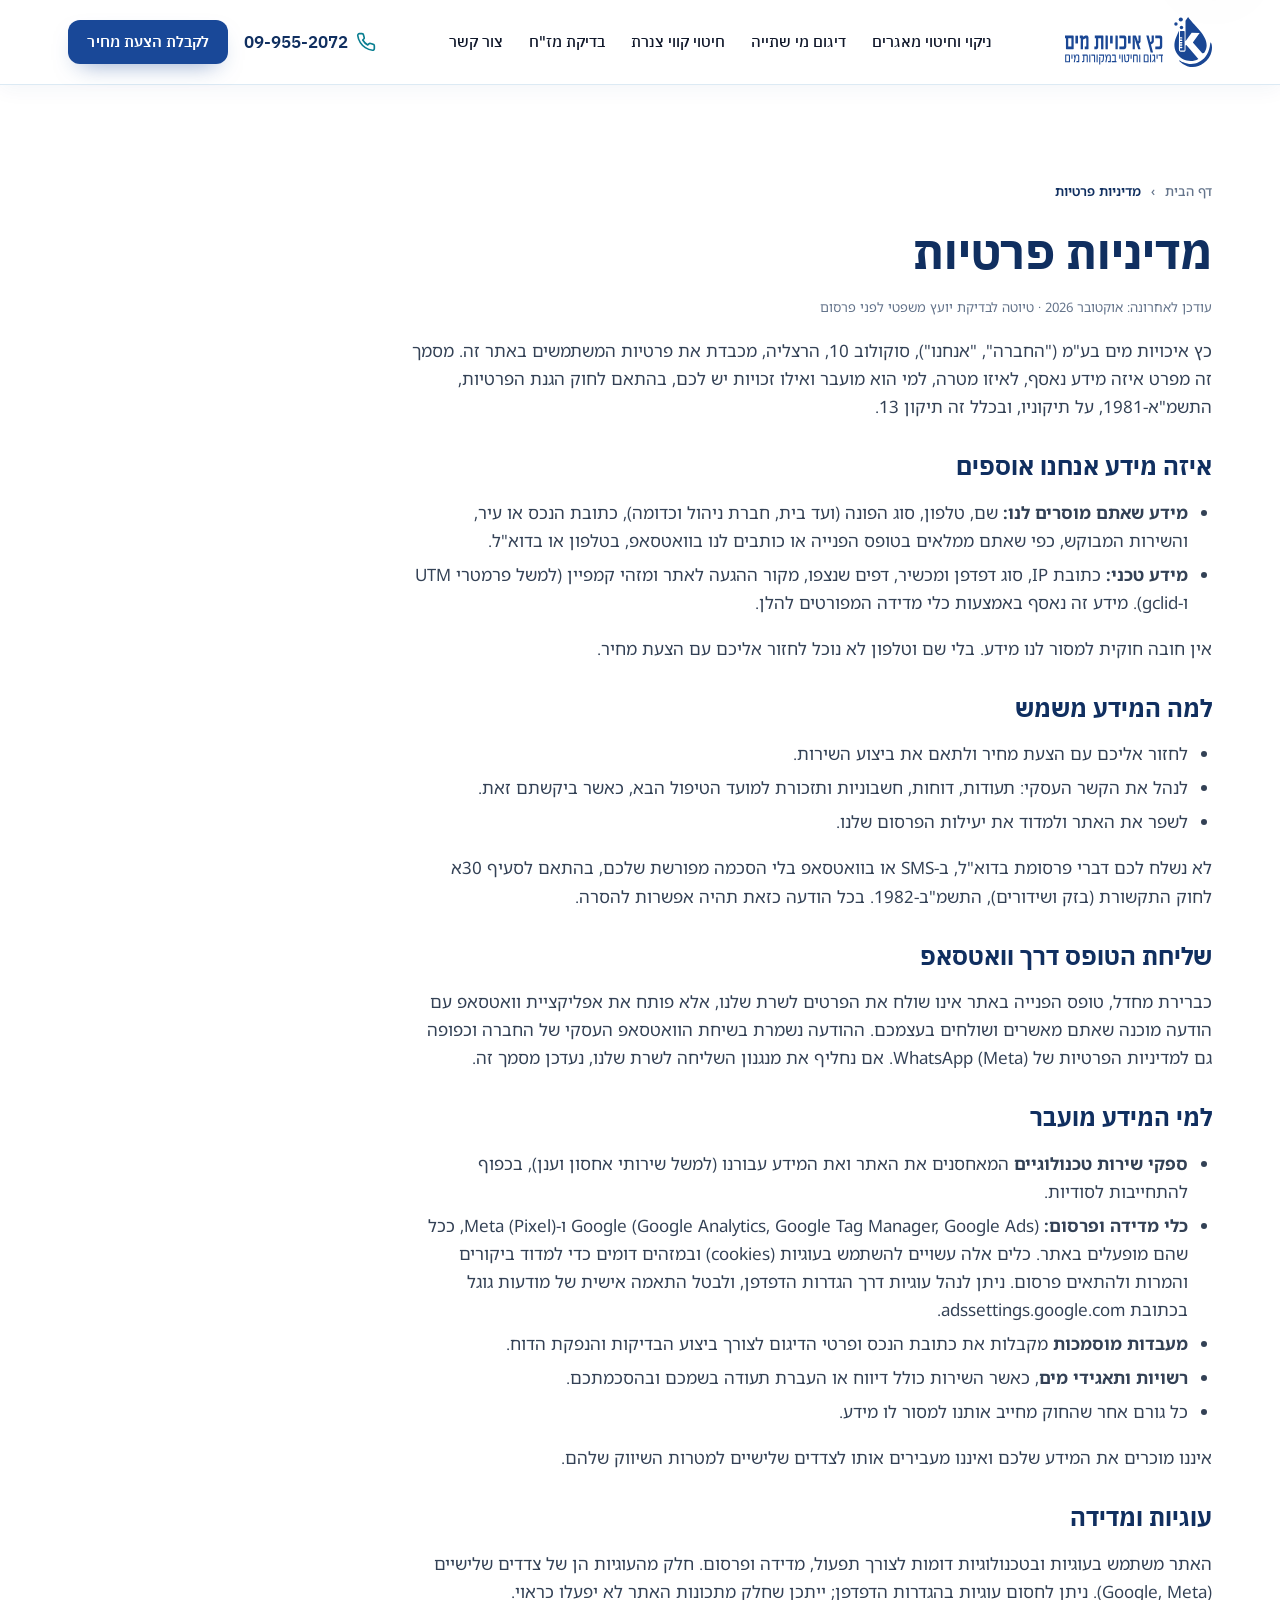
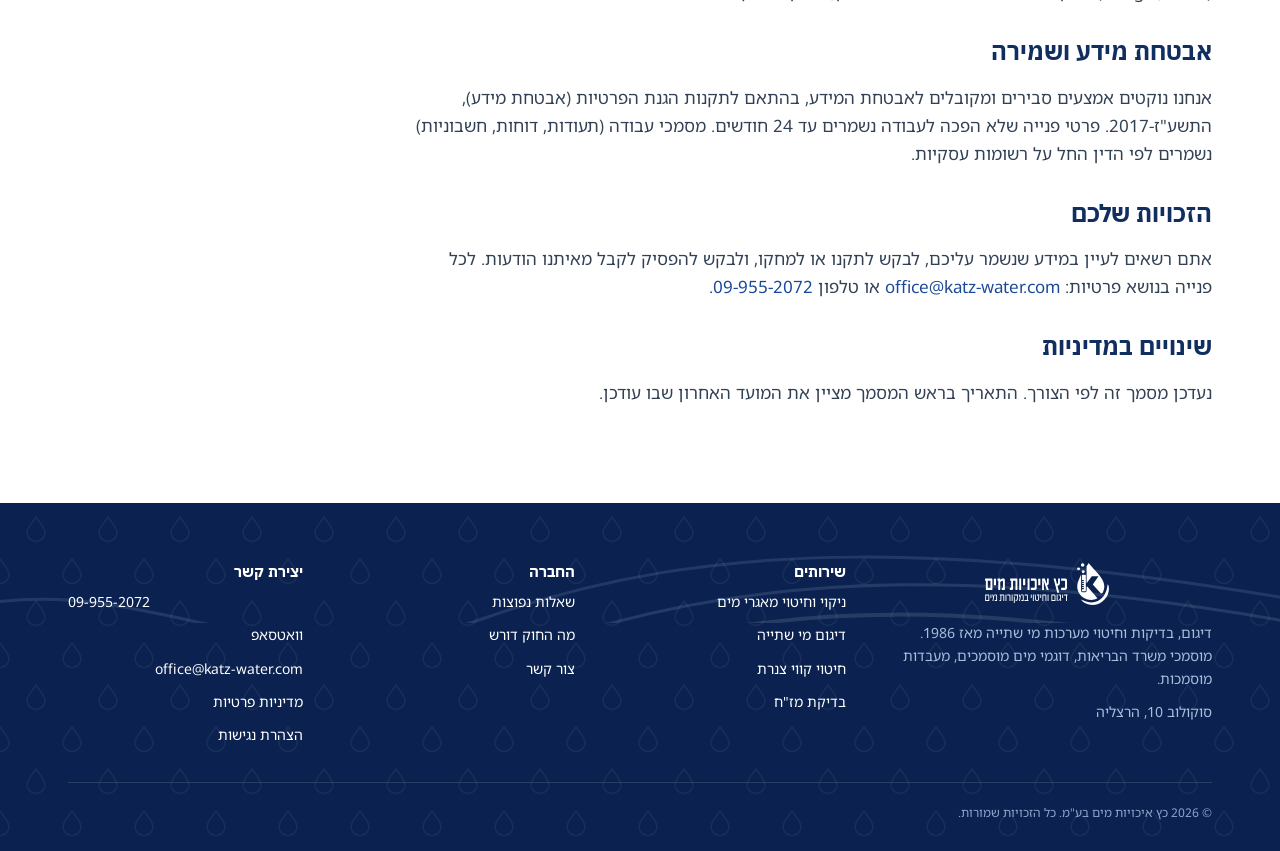
<file: privacy/index.html>
<!doctype html>
<html lang="he" dir="rtl">
<head>
<meta charset="utf-8">
<meta name="viewport" content="width=device-width, initial-scale=1">
<title>מדיניות פרטיות | כץ איכויות מים</title>
<meta name="description" content="מדיניות הפרטיות של אתר כץ איכויות מים: איזה מידע נאסף בטופס הפנייה ובכלי המדידה, למה הוא משמש, למי הוא מועבר וכיצד לפנות אלינו.">
<meta name="robots" content="noindex, follow">
<link rel="canonical" href="https://nisimgil-oss.github.io/katz-magar-landing/privacy/">
<link rel="icon" href="../assets/logo-v.svg" type="image/svg+xml">
<link rel="preconnect" href="https://fonts.googleapis.com">
<link rel="preconnect" href="https://fonts.gstatic.com" crossorigin>
<link href="https://fonts.googleapis.com/css2?family=IBM+Plex+Sans+Hebrew:wght@500;600;700&family=Noto+Sans+Hebrew:wght@400;500;600;700&display=swap" rel="stylesheet">
<link rel="stylesheet" href="../assets/site.css?v=20261030">
</head>
<body>
<a class="skip-link" href="#main">דילוג לתוכן</a>

<header class="nav">
  <div class="wrap">
    <a class="logo" href="../" aria-label="כץ איכויות מים – דף הבית"><img src="../assets/logo-h.svg" alt="כץ איכויות מים" width="210" height="71"></a>
    <nav class="menu" id="menu" aria-label="ניווט ראשי">
      <a href="../nikui-magarim/">ניקוי וחיטוי מאגרים</a>
      <a href="../digum-mei-shtiya/">דיגום מי שתייה</a>
      <a href="../hitui-tzaneret/">חיטוי קווי צנרת</a>
      <a href="../mazach/">בדיקת מז"ח</a>
      <a href="../#contact">צור קשר</a>
      <div class="menu-cta"><a class="btn btn-primary" href="../#lead">לקבלת הצעת מחיר</a></div>
    </nav>
    <div class="actions">
      <a class="phone" aria-label="התקשרו לכץ איכויות מים" href="tel:+97299552072" data-track="click_call" data-label="nav"><svg aria-hidden="true" viewBox="0 0 24 24" fill="none" stroke="currentColor" stroke-width="2" stroke-linecap="round" stroke-linejoin="round"><path d="M22 16.9v3a2 2 0 0 1-2.2 2 19.8 19.8 0 0 1-8.6-3.1 19.5 19.5 0 0 1-6-6A19.8 19.8 0 0 1 2.1 4.2 2 2 0 0 1 4.1 2h3a2 2 0 0 1 2 1.7c.1.9.4 1.8.7 2.6a2 2 0 0 1-.5 2.1L8.1 9.6a16 16 0 0 0 6 6l1.3-1.3a2 2 0 0 1 2.1-.4c.8.3 1.7.5 2.6.7a2 2 0 0 1 1.9 2z"/></svg><span class="num" data-phone>09-955-2072</span></a>
      <a class="btn btn-primary" href="../#lead">לקבלת הצעת מחיר</a>
      <button class="burger" type="button" aria-controls="menu" aria-expanded="false" aria-label="פתיחת תפריט"><svg class="bars" aria-hidden="true" viewBox="0 0 24 24" fill="none" stroke="currentColor" stroke-width="2" stroke-linecap="round"><path d="M4 7h16M4 12h16M4 17h16"/></svg><svg class="x" aria-hidden="true" viewBox="0 0 24 24" fill="none" stroke="currentColor" stroke-width="2" stroke-linecap="round"><path d="M6 6l12 12M18 6L6 18"/></svg></button>
    </div>
  </div>
</header>

<main id="main" tabindex="-1">
<section class="section">
  <div class="wrap">
    <nav class="crumbs" aria-label="פירורי לחם" style="padding:0 0 24px"><a href="../">דף הבית</a><span aria-hidden="true">›</span><span aria-current="page">מדיניות פרטיות</span></nav>
    <article class="prose">
      <h1>מדיניות פרטיות</h1>
      <p class="updated">עודכן לאחרונה: אוקטובר 2026 · טיוטה לבדיקת יועץ משפטי לפני פרסום</p>
      <p>כץ איכויות מים בע"מ ("החברה", "אנחנו"), סוקולוב 10, הרצליה, מכבדת את פרטיות המשתמשים באתר זה. מסמך זה מפרט איזה מידע נאסף, לאיזו מטרה, למי הוא מועבר ואילו זכויות יש לכם, בהתאם לחוק הגנת הפרטיות, התשמ"א-1981, על תיקוניו, ובכלל זה תיקון 13.</p>

      <h2>איזה מידע אנחנו אוספים</h2>
      <ul>
        <li><b>מידע שאתם מוסרים לנו:</b> שם, טלפון, סוג הפונה (ועד בית, חברת ניהול וכדומה), כתובת הנכס או עיר, והשירות המבוקש, כפי שאתם ממלאים בטופס הפנייה או כותבים לנו בוואטסאפ, בטלפון או בדוא"ל.</li>
        <li><b>מידע טכני:</b> כתובת IP, סוג דפדפן ומכשיר, דפים שנצפו, מקור ההגעה לאתר ומזהי קמפיין (למשל פרמטרי UTM ו-gclid). מידע זה נאסף באמצעות כלי מדידה המפורטים להלן.</li>
      </ul>
      <p>אין חובה חוקית למסור לנו מידע. בלי שם וטלפון לא נוכל לחזור אליכם עם הצעת מחיר.</p>

      <h2>למה המידע משמש</h2>
      <ul>
        <li>לחזור אליכם עם הצעת מחיר ולתאם את ביצוע השירות.</li>
        <li>לנהל את הקשר העסקי: תעודות, דוחות, חשבוניות ותזכורת למועד הטיפול הבא, כאשר ביקשתם זאת.</li>
        <li>לשפר את האתר ולמדוד את יעילות הפרסום שלנו.</li>
      </ul>
      <p>לא נשלח לכם דברי פרסומת בדוא"ל, ב-SMS או בוואטסאפ בלי הסכמה מפורשת שלכם, בהתאם לסעיף 30א לחוק התקשורת (בזק ושידורים), התשמ"ב-1982. בכל הודעה כזאת תהיה אפשרות להסרה.</p>

      <h2>שליחת הטופס דרך וואטסאפ</h2>
      <p>כברירת מחדל, טופס הפנייה באתר אינו שולח את הפרטים לשרת שלנו, אלא פותח את אפליקציית וואטסאפ עם הודעה מוכנה שאתם מאשרים ושולחים בעצמכם. ההודעה נשמרת בשיחת הוואטסאפ העסקי של החברה וכפופה גם למדיניות הפרטיות של WhatsApp (Meta). אם נחליף את מנגנון השליחה לשרת שלנו, נעדכן מסמך זה.</p>

      <h2>למי המידע מועבר</h2>
      <ul>
        <li><b>ספקי שירות טכנולוגיים</b> המאחסנים את האתר ואת המידע עבורנו (למשל שירותי אחסון וענן), בכפוף להתחייבות לסודיות.</li>
        <li><b>כלי מדידה ופרסום:</b> Google (Google Analytics, Google Tag Manager, Google Ads) ו-Meta (Pixel), ככל שהם מופעלים באתר. כלים אלה עשויים להשתמש בעוגיות (cookies) ובמזהים דומים כדי למדוד ביקורים והמרות ולהתאים פרסום. ניתן לנהל עוגיות דרך הגדרות הדפדפן, ולבטל התאמה אישית של מודעות גוגל בכתובת adssettings.google.com.</li>
        <li><b>מעבדות מוסמכות</b> מקבלות את כתובת הנכס ופרטי הדיגום לצורך ביצוע הבדיקות והנפקת הדוח.</li>
        <li><b>רשויות ותאגידי מים</b>, כאשר השירות כולל דיווח או העברת תעודה בשמכם ובהסכמתכם.</li>
        <li>כל גורם אחר שהחוק מחייב אותנו למסור לו מידע.</li>
      </ul>
      <p>איננו מוכרים את המידע שלכם ואיננו מעבירים אותו לצדדים שלישיים למטרות השיווק שלהם.</p>

      <h2>עוגיות ומדידה</h2>
      <p>האתר משתמש בעוגיות ובטכנולוגיות דומות לצורך תפעול, מדידה ופרסום. חלק מהעוגיות הן של צדדים שלישיים (Google, Meta). ניתן לחסום עוגיות בהגדרות הדפדפן; ייתכן שחלק מתכונות האתר לא יפעלו כראוי.</p>

      <h2>אבטחת מידע ושמירה</h2>
      <p>אנחנו נוקטים אמצעים סבירים ומקובלים לאבטחת המידע, בהתאם לתקנות הגנת הפרטיות (אבטחת מידע), התשע"ז-2017. פרטי פנייה שלא הפכה לעבודה נשמרים עד 24 חודשים. מסמכי עבודה (תעודות, דוחות, חשבוניות) נשמרים לפי הדין החל על רשומות עסקיות.</p>

      <h2>הזכויות שלכם</h2>
      <p>אתם רשאים לעיין במידע שנשמר עליכם, לבקש לתקנו או למחקו, ולבקש להפסיק לקבל מאיתנו הודעות. לכל פנייה בנושא פרטיות: <a href="mailto:office@katz-water.com" data-email>office@katz-water.com</a> או טלפון <a class="num" href="tel:+97299552072" data-phone>09-955-2072</a>.</p>

      <h2>שינויים במדיניות</h2>
      <p>נעדכן מסמך זה לפי הצורך. התאריך בראש המסמך מציין את המועד האחרון שבו עודכן.</p>
    </article>
  </div>
</section>
</main>

<footer class="footer">
  <div class="wrap">
    <div class="cols">
      <div class="col">
        <img src="../assets/logo-white.svg" alt="כץ איכויות מים" width="210" height="71">
        <p>דיגום, בדיקות וחיטוי מערכות מי שתייה מאז 1986. מוסמכי משרד הבריאות, דוגמי מים מוסמכים, מעבדות מוסמכות.</p>
        <p>סוקולוב 10, הרצליה</p>
      </div>
      <div class="col">
        <h4>שירותים</h4>
        <a href="../nikui-magarim/">ניקוי וחיטוי מאגרי מים</a>
        <a href="../digum-mei-shtiya/">דיגום מי שתייה</a>
        <a href="../hitui-tzaneret/">חיטוי קווי צנרת</a>
        <a href="../mazach/">בדיקת מז"ח</a>
      </div>
      <div class="col">
        <h4>החברה</h4>
        <a href="../#faq">שאלות נפוצות</a>
        <a href="../#regulation">מה החוק דורש</a>
        <a href="../#contact">צור קשר</a>
      </div>
      <div class="col">
        <h4>יצירת קשר</h4>
        <a class="num" href="tel:+97299552072" data-phone>09-955-2072</a>
        <a href="https://wa.me/972584219429" target="_blank" rel="noopener">וואטסאפ</a>
        <a href="mailto:office@katz-water.com" data-email>office@katz-water.com</a>
        <a href="../privacy/">מדיניות פרטיות</a>
        <a href="../accessibility/">הצהרת נגישות</a>
      </div>
    </div>
    <div class="bottom"><span>© 2026 כץ איכויות מים בע"מ. כל הזכויות שמורות.</span></div>
  </div>
</footer>
<script src="../assets/config.js?v=20261030"></script>
<script src="../assets/site.js?v=20261030"></script>
</body>
</html>
</file>
<file: assets/site.css>
/* ============================================================
   כץ איכויות מים · מערכת עיצוב "נקי ומקצועי" (קונספט 1)
   White + light-sky grounds, logo blue, turquoise touches, green only for WhatsApp.
   Heebo headings (600/700), Assistant body. 16px radius, thin borders, soft shadows.
   Same class names as site.css: one stylesheet for every page.
   ============================================================ */
:root{
  --blue:#194898; --blue-dark:#102F60; --blue-deep:#0b2250;
  --turq:#06B6D4; --teal:#089D9A; --turq-soft:#E0F6FA; --turq-ink:#0a7f91;
  --wa:#10B981; --wa-dark:#0a9a6a;
  --ink:#0F172A; --body:#334155; --muted:#64748B; --faint:#94A3B8;
  --sky:#F5FAFD; --sky-2:#E9F4FB; --sky-3:#D9ECF8;
  --line:#DCEAF4; --line-strong:#C4DBEB;
  --head:'IBM Plex Sans Hebrew','Noto Sans Hebrew','Segoe UI',Arial,sans-serif;
  --text:'Noto Sans Hebrew','IBM Plex Sans Hebrew','Segoe UI',Arial,sans-serif;
  --max:1200px; --r:16px; --r-sm:12px; --r-xs:8px;
  --shadow:0 8px 30px rgba(22,64,110,.08); --shadow-lg:0 24px 60px -24px rgba(22,64,110,.22);
  --waves:url("data:image/svg+xml,%3Csvg xmlns='http://www.w3.org/2000/svg' viewBox='0 0 1440 240' fill='none'%3E%3Cpath d='M0 118C200 42 339 195 565 115S1037 35 1440 108' stroke='%23B6E9F8' stroke-width='3'/%3E%3Cpath d='M0 145C220 72 385 225 614 144S1090 63 1440 132' stroke='%23D1F0FB' stroke-width='3'/%3E%3Cpath d='M0 169C180 97 395 241 635 167S1033 94 1440 165' stroke='%23E7F7FC' stroke-width='4'/%3E%3C/svg%3E");
}
*{box-sizing:border-box}
html{scroll-behavior:smooth;scroll-padding-top:96px;overflow-x:hidden}
body{margin:0;background:#fff;color:var(--ink);font-family:var(--text);font-size:17px;line-height:1.65;-webkit-font-smoothing:antialiased}
img,svg{max-width:100%;display:block}
figure{margin:0;min-width:0}
h1,h2,h3,h4{margin:0;font-family:var(--head);font-weight:700;line-height:1.15;text-wrap:balance;color:var(--blue-dark)}
p{margin:0}
ul{margin:0;padding:0;list-style:none}
a{color:var(--blue);text-decoration:none}
input,select,button,textarea{font-family:inherit}
.wrap{max-width:var(--max);margin:0 auto;padding:0 28px}
.num{direction:ltr;unicode-bidi:isolate;font-variant-numeric:tabular-nums}
.accent{color:var(--teal)}
[hidden]{display:none!important}
:focus-visible{outline:3px solid var(--turq);outline-offset:3px;border-radius:4px}
@media(prefers-reduced-motion:reduce){html{scroll-behavior:auto}*{animation:none!important;transition:none!important}}

/* ---------- type ---------- */
.eyebrow{display:inline-flex;align-items:center;gap:8px;align-self:flex-start;font-family:var(--head);font-weight:600;font-size:13px;color:var(--blue);background:var(--turq-soft);border:1px solid #c6ecf3;border-radius:999px;padding:6px 14px;line-height:1.3}
.eyebrow::before{content:"";width:8px;height:8px;border-radius:50%;background:var(--turq);flex:none}
.h2{font-size:clamp(30px,3.4vw,44px);font-weight:700;line-height:1.15}
.lead{font-size:clamp(17px,1.3vw,19px);color:var(--body);max-width:640px;line-height:1.7}
.sec-head{display:flex;flex-direction:column;gap:14px;max-width:760px;margin-bottom:44px}
.sec-head.center{align-items:center;text-align:center;margin-inline:auto}
.stack{display:flex;flex-direction:column;gap:22px}
.grid2{display:grid;grid-template-columns:repeat(2,minmax(0,1fr));gap:64px;align-items:center}
.section{padding:96px 0;position:relative}
.section-tint{background:var(--sky)}
.section-blue{background:linear-gradient(180deg,var(--sky-2),var(--sky));position:relative}
.section-blue::before{content:"";position:absolute;inset:auto 0 0;height:240px;background:var(--waves) center bottom/1440px 240px no-repeat;opacity:.9;pointer-events:none}
.section-blue>.wrap{position:relative;z-index:1}
.section-blue .lead{color:var(--body)}

/* ---------- buttons ---------- */
.btn{display:inline-flex;align-items:center;justify-content:center;gap:10px;padding:14px 26px;border-radius:var(--r-sm);font-family:var(--head);font-weight:600;font-size:16px;border:1.5px solid transparent;cursor:pointer;min-height:48px;line-height:1.3;text-align:center;transition:transform .18s,background .18s,color .18s,border-color .18s,box-shadow .18s;white-space:normal;position:relative}
.btn:hover{transform:translateY(-2px)}
.btn:active{transform:translateY(0)}
.btn svg{width:20px;height:20px;flex:none}
.btn-primary{background:var(--blue);color:#fff;box-shadow:0 10px 24px -12px rgba(25,72,152,.6)}
.btn-primary:hover{background:var(--blue-dark);color:#fff}
.btn-outline{background:#fff;color:var(--blue);border-color:var(--blue)}
.btn-outline:hover{background:var(--sky-2);color:var(--blue-dark)}
.btn-white{background:#fff;color:var(--blue)}
/* WhatsApp is the only green on the site */
.btn[href^="https://wa.me"]{background:var(--wa);color:#fff;box-shadow:0 10px 24px -12px rgba(16,185,129,.6)}
.btn[href^="https://wa.me"]:hover{background:var(--wa-dark);color:#fff}

/* ---------- navigation ---------- */
.nav{position:sticky;top:0;z-index:40;background:rgba(255,255,255,.92);backdrop-filter:blur(14px);border-bottom:1px solid var(--line);box-shadow:0 4px 20px rgba(22,64,110,.05)}
.nav .wrap{display:flex;align-items:center;justify-content:space-between;height:84px;gap:24px}
.nav .logo{display:flex;align-items:center;min-height:44px}
.nav .logo img{height:50px;width:auto}
.menu{display:flex;align-items:center;gap:2px}
.menu a{display:inline-flex;align-items:center;min-height:44px;padding:8px 12px;font-family:var(--head);font-weight:500;font-size:15px;color:var(--ink);border-radius:var(--r-xs);white-space:nowrap}
.menu a:hover{color:var(--blue);background:var(--sky-2)}
.menu a[aria-current="page"]{color:var(--blue);background:var(--turq-soft)}
.menu .menu-cta{display:none}
.nav .actions{display:flex;align-items:center;gap:16px}
.nav .phone{display:flex;align-items:center;gap:8px;font-family:var(--head);font-weight:600;font-size:17px;color:var(--blue-dark);min-height:44px;white-space:nowrap}
.nav .phone svg{width:20px;height:20px;color:var(--turq-ink)}
.nav .btn{padding:11px 18px;font-size:15px;min-height:42px;white-space:nowrap}
.burger{display:none;width:44px;height:44px;border:1.5px solid var(--line-strong);border-radius:var(--r-sm);background:#fff;color:var(--blue-dark);align-items:center;justify-content:center;cursor:pointer;padding:0}
.burger svg{width:22px;height:22px}
.burger .x{display:none}
.menu-open .burger .x{display:block}.menu-open .burger .bars{display:none}
.skip-link{position:fixed;top:8px;right:8px;z-index:100;padding:12px 18px;border-radius:var(--r-sm);background:#fff;box-shadow:var(--shadow-lg);transform:translateY(-150%)}
.skip-link:focus{transform:translateY(0)}
@media(max-width:1180px){.menu a{padding:8px 9px;font-size:14px}.nav .btn{display:none}}
@media(max-width:1000px){
  .nav .wrap{height:70px}
  .nav .logo img{height:40px}
  .burger{display:inline-flex}
  .nav .phone span{display:none}
  .nav .phone{min-width:44px;justify-content:center}
  .menu{position:fixed;top:70px;right:0;left:0;bottom:0;background:#fff;flex-direction:column;align-items:stretch;padding:14px 20px 120px;gap:4px;overflow:auto;transform:translateX(100%);visibility:hidden;transition:transform .28s,visibility .28s;z-index:39}
  .menu-open .menu{transform:none;visibility:visible}
  .menu a{font-size:20px;font-weight:600;color:var(--blue-dark);padding:16px 14px;border-radius:var(--r-sm);background:var(--sky)}
  .menu a:hover,.menu a[aria-current="page"]{color:var(--blue);background:var(--turq-soft)}
  .menu .menu-cta{display:block;margin-top:18px}
  .menu .menu-cta .btn{width:100%;font-size:17px}
  .menu-open{overflow:hidden}
}

/* ---------- hero (shared) ---------- */
.hero{position:relative;overflow:hidden}
.hero .ctas{display:flex;gap:12px;flex-wrap:wrap}
.hero .note{display:flex;flex-wrap:wrap;gap:8px 18px;font-size:14px;color:var(--muted);font-weight:500}
.hero .sub{font-size:clamp(17px,1.4vw,20px);line-height:1.65;color:var(--body);max-width:560px}
.brand-watermark{display:none}

/* home hero: light, photo */
.hero-home{background:linear-gradient(180deg,var(--sky-2) 0%,#fff 100%);padding:64px 0 0}
.hero-home::before{content:"";position:absolute;inset:auto 0 0;height:240px;background:var(--waves) center bottom/1440px 240px no-repeat;pointer-events:none}
.hero-home .grid2{grid-template-columns:1.05fr .95fr;gap:56px;align-items:center;padding-bottom:88px;position:relative;z-index:1}
.hero-home h1{font-size:clamp(38px,4.8vw,64px);font-weight:700;line-height:1.1;color:var(--blue-dark)}
.hero-home h1 .accent{color:var(--blue)}
.hero-stats{display:grid;grid-template-columns:repeat(3,minmax(0,1fr));gap:12px;margin-top:4px}
.hero-stats div{display:flex;flex-direction:column;gap:2px;padding:14px 16px;background:#fff;border:1px solid var(--line);border-radius:var(--r-sm);box-shadow:var(--shadow)}
.hero-stats b{font-family:var(--head);font-size:24px;font-weight:700;color:var(--blue);line-height:1.1}
.hero-stats span{font-size:13px;color:var(--muted);font-weight:500}
.hero-home .stack>*{animation:rise .7s cubic-bezier(.2,.7,.2,1) both}
.hero-home .stack>*:nth-child(2){animation-delay:.08s}.hero-home .stack>*:nth-child(3){animation-delay:.16s}.hero-home .stack>*:nth-child(4){animation-delay:.24s}.hero-home .stack>*:nth-child(5){animation-delay:.32s}
@keyframes rise{from{opacity:0;transform:translateY(18px)}to{opacity:1;transform:none}}
.hero-photo{position:relative;border-radius:22px;overflow:hidden;isolation:isolate;background:var(--sky-3);box-shadow:var(--shadow-lg);animation:fadein .9s .2s both}
@keyframes fadein{from{opacity:0;transform:scale(.98)}to{opacity:1;transform:none}}
.hero-photo img{width:100%;height:520px;object-fit:cover}
.hero-photo figcaption{position:absolute;top:14px;left:14px;background:rgba(255,255,255,.9);color:var(--muted);padding:5px 10px;border-radius:999px;font-size:12px;font-weight:500}
.hero-photo .photo-label{position:absolute;bottom:0;right:0;left:0;padding:60px 24px 22px;background:linear-gradient(transparent,rgba(16,47,96,.85));color:#fff}
.photo-label span{display:block;font-size:12px;font-weight:600;color:#bfeaf3;margin-bottom:4px}
.photo-label strong{font-family:var(--head);font-size:22px;font-weight:600;line-height:1.3;color:#fff}
/* hero "where we work" links (replaces the schematic hotspots) */
.hero-links{display:grid;grid-template-columns:1fr 1fr;gap:10px;position:absolute;bottom:18px;right:18px;left:18px;z-index:2}
.hero-links a{display:flex;align-items:center;gap:10px;padding:10px 12px;background:rgba(255,255,255,.94);border:1px solid var(--line);border-radius:var(--r-sm);color:var(--blue-dark);font-family:var(--head);font-weight:600;font-size:13px;min-height:46px;box-shadow:var(--shadow);transition:transform .18s,background .18s}
.hero-links a:hover{background:#fff;transform:translateY(-2px)}
.hero-links b{display:inline-flex;align-items:center;justify-content:center;width:24px;height:24px;border-radius:50%;background:var(--blue);color:#fff;font-size:12px;font-weight:700;flex:none}
.hero-links small{display:block;font-weight:400;color:var(--muted);font-size:12px;line-height:1.2}
.schematic,.hot,.hots-mobile{display:none}

/* service hero */
.hero-svc{padding:20px 0 72px;background:linear-gradient(180deg,var(--sky-2) 0%,#fff 100%)}
.hero-svc::before{content:"";position:absolute;inset:auto 0 0;height:200px;background:var(--waves) center bottom/1440px 240px no-repeat;pointer-events:none;opacity:.8}
.hero-svc .grid2{grid-template-columns:1.15fr .85fr;gap:56px;align-items:start;position:relative;z-index:1}
.hero-svc h1,.hero:not(.hero-home) h1{font-size:clamp(34px,4.2vw,54px);font-weight:700;line-height:1.12}
.hero-svc h1 .accent,.hero:not(.hero-home) h1 .accent{color:var(--blue);font-weight:600}
.crumbs{display:flex;gap:10px;flex-wrap:wrap;font-size:13px;color:var(--muted);padding:18px 0 0;font-weight:500;position:relative;z-index:1}
.crumbs a{color:var(--muted)}
.crumbs a:hover{color:var(--blue)}
.crumbs span[aria-current]{color:var(--blue-dark);font-weight:600}
.facts{background:#fff;color:var(--ink);border:1px solid var(--line);border-radius:var(--r);overflow:hidden;box-shadow:var(--shadow-lg)}
.facts-head{display:flex;align-items:center;gap:12px;padding:18px 24px;background:var(--sky-2);border-bottom:1px solid var(--line);font-family:var(--head);font-weight:700;font-size:19px;color:var(--blue-dark)}
.facts-head svg{width:24px;height:24px;color:var(--turq-ink)}
.facts dl{margin:0;padding:6px 24px 8px;display:grid;grid-template-columns:auto 1fr;gap:0 20px}
.facts dt{font-family:var(--head);font-size:13px;color:var(--blue);font-weight:600;padding:12px 0;border-bottom:1px solid var(--line)}
.facts dd{margin:0;font-size:15px;padding:12px 0;border-bottom:1px solid var(--line);color:var(--body)}
.facts dt:nth-last-of-type(1),.facts dd:last-of-type{border-bottom:0}
.facts-cta{padding:14px 24px 24px;display:flex;flex-direction:column;gap:10px}
.facts-cta .btn{width:100%}
.facts-cta small{font-size:13px;color:var(--muted);text-align:center;font-weight:500}

/* landing hero (reservoir page) */
.hero:not(.hero-home):not(.hero-svc){padding:20px 0 72px;background:linear-gradient(180deg,var(--sky-2) 0%,#fff 100%)}
.hero:not(.hero-home):not(.hero-svc)::before{content:"";position:absolute;inset:auto 0 0;height:200px;background:var(--waves) center bottom/1440px 240px no-repeat;pointer-events:none;opacity:.8}
.hero:not(.hero-home):not(.hero-svc) .grid2{position:relative;z-index:1}
.hero:not(.hero-home) .hero-photo img{height:440px}

/* ---------- trust strip ---------- */
.trust{position:relative;z-index:2;padding:24px 0 8px}
.hero+.trust{margin-top:-40px;padding-top:0}
.trust .wrap{display:grid;grid-template-columns:repeat(4,minmax(0,1fr));gap:0;background:#fff;border:1px solid var(--line);border-radius:var(--r);box-shadow:var(--shadow-lg);padding:0}
.trust .item{display:flex;align-items:center;gap:14px;padding:22px 20px;border-inline-start:1px solid var(--line)}
.trust .item:first-child{border:0}
.trust .item svg{width:48px;height:48px;padding:11px;border-radius:50%;background:var(--sky-2);color:var(--blue);flex:none}
.trust b{display:block;font-family:var(--head);font-weight:700;font-size:16px;line-height:1.25;color:var(--blue-dark)}
.trust span{font-size:13px;color:var(--muted)}
.hero-svc+.trust{margin-top:-36px}

/* ---------- chooser ---------- */
.chooser-section{padding:88px 0;background:#fff}
.chooser-section .wrap{display:grid;grid-template-columns:.9fr 1.1fr;gap:56px;align-items:start}
.chooser-section .sec-head{margin:0;position:sticky;top:110px}
.chooser{background:#fff;border:1px solid var(--line);border-radius:var(--r);overflow:hidden;box-shadow:var(--shadow)}
.chooser-tabs{display:flex;gap:8px;flex-wrap:wrap;padding:20px 24px 0}
.chooser-tabs button{border:1px solid var(--line-strong);background:#fff;border-radius:999px;padding:9px 16px;font-family:var(--head);font-size:14px;font-weight:600;color:var(--body);cursor:pointer;min-height:42px;transition:all .15s}
.chooser-tabs button:hover{border-color:var(--blue);color:var(--blue);background:var(--sky-2)}
.chooser-tabs button[aria-selected="true"]{background:var(--blue);border-color:var(--blue);color:#fff}
.chooser-panel{padding:20px 24px 24px;display:flex;flex-direction:column;gap:14px}
.chooser-panel .why{font-size:15px;color:var(--body);line-height:1.6;padding:14px 16px;background:var(--sky);border-radius:var(--r-sm);border-inline-start:3px solid var(--turq)}
.chooser-list{display:flex;flex-direction:column;gap:8px}
.chooser-list a{display:flex;align-items:center;justify-content:space-between;gap:12px;padding:12px 14px;border:1px solid var(--line);border-radius:var(--r-sm);color:var(--ink);font-family:var(--head);font-weight:600;font-size:15px;min-height:54px;transition:border-color .15s,background .15s,transform .15s}
.chooser-list a:hover{border-color:var(--blue);background:var(--sky);transform:translateX(-2px)}
.chooser-list a small{display:block;font-family:var(--text);font-weight:400;color:var(--muted);font-size:13px}
.chooser-list a.must{border-color:#b9e8f0;background:var(--turq-soft)}
.chooser-list .tag{font-size:12px;font-weight:600;color:var(--blue);background:#fff;border:1px solid var(--line-strong);border-radius:999px;padding:4px 10px;flex:none}
.chooser-panel .btn{width:100%}

/* ---------- service cards ---------- */
.services-grid{display:grid;grid-template-columns:repeat(5,minmax(0,1fr));gap:16px}
.svc{display:flex;flex-direction:column;gap:14px;padding:28px 24px 24px;background:#fff;border:1px solid var(--line);border-radius:var(--r);color:var(--ink);position:relative;box-shadow:var(--shadow);transition:transform .2s,box-shadow .2s,border-color .2s}
.svc:hover{transform:translateY(-4px);box-shadow:var(--shadow-lg);border-color:#b9d4ea}
.svc .ic{width:60px;height:60px;border-radius:14px;background:var(--sky-2);display:flex;align-items:center;justify-content:center;color:var(--blue);transition:background .2s,color .2s}
.svc:hover .ic{background:var(--blue);color:#fff}
.svc .ic svg{width:30px;height:30px}
.svc h3{font-size:21px;font-weight:700}
.svc p{font-size:15px;color:var(--body);flex:1;line-height:1.6}
.svc .meta{display:flex;flex-direction:column;gap:6px;font-size:13px;color:var(--muted);border-top:1px solid var(--line);padding-top:12px}
.svc .meta b{color:var(--blue-dark);font-weight:600}
.svc .more{font-family:var(--head);font-weight:600;color:var(--blue);display:inline-flex;align-items:center;gap:6px;font-size:14px}
.svc .more svg{width:18px;height:18px;transform:scaleX(-1);transition:transform .2s}
.svc:hover .more svg{transform:scaleX(-1) translateX(-4px)}

/* ---------- why ---------- */
.why-grid{display:grid;grid-template-columns:repeat(4,minmax(0,1fr));gap:20px}
.why{display:flex;flex-direction:column;gap:12px;padding:28px 24px;background:#fff;border:1px solid var(--line);border-radius:var(--r);box-shadow:var(--shadow)}
.why .n{display:inline-flex;align-items:center;justify-content:center;width:44px;height:44px;border-radius:50%;background:var(--turq-soft);color:var(--turq-ink);font-family:var(--head);font-weight:700;font-size:15px}
.why h3{font-size:19px;font-weight:700}
.why p{font-size:14px;color:var(--body);line-height:1.6}

/* ---------- segments ---------- */
.segments{display:grid;grid-template-columns:repeat(3,minmax(0,1fr));gap:20px}
.segment{padding:28px;background:#fff;border:1px solid var(--line);border-radius:var(--r);display:flex;flex-direction:column;gap:12px;box-shadow:var(--shadow);transition:transform .2s,box-shadow .2s}
.segment:hover{transform:translateY(-3px);box-shadow:var(--shadow-lg)}
.segment .kw{font-family:var(--head);font-size:13px;font-weight:600;color:var(--turq-ink)}
.segment h3{font-size:21px;font-weight:700}
.segment p{font-size:15px;color:var(--body);line-height:1.6}
.segment ul{display:flex;flex-direction:column;gap:6px;font-size:14px;color:var(--body);border-top:1px solid var(--line);padding-top:12px}
.segment li{display:flex;gap:8px;align-items:flex-start}
.segment li::before{content:"";width:7px;height:7px;border-radius:50%;background:var(--turq);flex:none;margin-top:9px}

/* ---------- regulation table ---------- */
.table-scroll{overflow-x:auto}
.reg-table{width:100%;border-collapse:separate;border-spacing:0;border:1px solid var(--line);border-radius:var(--r);overflow:hidden;font-size:15px;background:#fff;box-shadow:var(--shadow)}
.reg-table th,.reg-table td{padding:18px 20px;text-align:start;vertical-align:top;border-bottom:1px solid var(--line)}
.reg-table th{background:var(--sky-2);color:var(--blue-dark);font-family:var(--head);font-weight:700;font-size:14px}
.reg-table tr:last-child td{border-bottom:0}
.reg-table td b{display:block;font-family:var(--head);font-weight:700;font-size:16px;line-height:1.3;color:var(--blue-dark)}
.reg-table td small{display:block;color:var(--muted);font-size:13px;margin-top:4px}
.reg-table a{text-decoration:underline;text-underline-offset:3px;text-decoration-color:var(--turq)}

/* ---------- steps ---------- */
.steps{display:grid;grid-template-columns:repeat(3,minmax(0,1fr));gap:20px}
.step{padding:28px;display:flex;flex-direction:column;gap:10px;background:#fff;border:1px solid var(--line);border-radius:var(--r);box-shadow:var(--shadow)}
.step .n{display:inline-flex;align-items:center;justify-content:center;align-self:flex-start;padding:0 14px;height:34px;border-radius:999px;background:var(--blue);color:#fff;font-family:var(--head);font-weight:600;font-size:13px}
.step h3{font-size:20px;font-weight:700}
.step p{font-size:15px;color:var(--body);line-height:1.6}
.step-detail{font-size:15px;color:var(--body)}
.step-detail summary{cursor:pointer;font-weight:600;color:var(--blue)}
.step-detail p{margin-top:10px}
.steps-big{display:grid;grid-template-columns:repeat(2,minmax(0,1fr));gap:18px}
.step-big{display:grid;grid-template-columns:56px 1fr;gap:16px;padding:24px;background:#fff;border:1px solid var(--line);border-radius:var(--r);box-shadow:var(--shadow)}
.step-big .n{display:inline-flex;align-items:center;justify-content:center;width:48px;height:48px;border-radius:50%;background:var(--blue);color:#fff;font-family:var(--head);font-weight:700;font-size:18px}
.step-big h3{font-size:19px;font-weight:700;margin-bottom:6px}
.step-big p{font-size:14px;color:var(--body);line-height:1.6}

/* ---------- triggers / tests ---------- */
.triggers{display:grid;grid-template-columns:repeat(3,minmax(0,1fr));gap:18px}
.trigger{display:flex;gap:14px;align-items:flex-start;padding:22px;border-radius:var(--r);background:#fff;border:1px solid var(--line);box-shadow:var(--shadow);transition:transform .2s}
.trigger:hover{transform:translateY(-3px)}
.trigger .ic{width:46px;height:46px;border-radius:12px;background:var(--sky-2);display:flex;align-items:center;justify-content:center;flex:none;color:var(--blue)}
.trigger .ic svg{width:22px;height:22px}
.trigger b{display:block;font-family:var(--head);font-size:17px;font-weight:700;margin-bottom:4px;line-height:1.3;color:var(--blue-dark)}
.trigger span{font-size:14px;color:var(--body);line-height:1.6}
.tests{display:grid;grid-template-columns:repeat(3,minmax(0,1fr));gap:12px}
.test{padding:18px;background:#fff;border:1px solid var(--line);border-radius:var(--r-sm)}
.test b{display:block;font-family:var(--head);font-size:15px;font-weight:700;margin-bottom:4px;line-height:1.3;color:var(--blue-dark)}
.test span{font-size:13px;color:var(--muted);line-height:1.5}

/* ---------- icon list, checklist, deliverables ---------- */
.icon-list{display:flex;flex-direction:column;gap:18px}
.icon-list li{display:flex;gap:16px;align-items:flex-start}
.icon-list .ic{display:flex;align-items:center;justify-content:center;width:46px;height:46px;border-radius:12px;background:var(--sky-2);color:var(--blue);flex:none}
.icon-list .ic svg{width:22px;height:22px}
.icon-list b{display:block;font-family:var(--head);font-size:17px;font-weight:700;color:var(--blue-dark)}
.icon-list span{font-size:15px;color:var(--body)}
.checklist{display:flex;flex-direction:column;gap:12px}
.checklist li{display:flex;gap:12px;align-items:center;font-size:15px}
.checklist svg{width:20px;height:20px;flex:none;color:var(--wa)}
.deliver-list{display:flex;flex-direction:column;gap:10px}
.deliver-list li{display:flex;gap:14px;align-items:center;padding:16px 18px;font-size:16px;background:#fff;border:1px solid var(--line);border-radius:var(--r-sm);box-shadow:var(--shadow)}
.deliver-list svg{width:40px;height:40px;padding:9px;border-radius:50%;background:var(--sky-2);flex:none;color:var(--blue)}
.deliver-list b{font-family:var(--head);font-weight:600;color:var(--blue-dark)}
.deliver-list span{color:var(--muted);font-size:14px}
.reg-grid{display:grid;grid-template-columns:1.1fr .9fr;gap:64px;align-items:start}
.reg-points{display:flex;flex-direction:column;gap:12px}
.reg-points li{display:flex;gap:14px;align-items:flex-start;padding:16px 18px;background:#fff;border:1px solid var(--line);border-radius:var(--r-sm);box-shadow:var(--shadow)}
.reg-points svg{width:24px;height:24px;flex:none;margin-top:2px;color:var(--turq-ink)}
.reg-points b{display:block;font-family:var(--head);font-size:16px;font-weight:600;color:var(--blue-dark)}
.reg-points span{font-size:14px;color:var(--body)}
.reg-points a{color:var(--blue);text-decoration:underline;text-decoration-color:var(--turq)}
.more-info{border:1px solid var(--line);border-radius:var(--r);padding:16px 18px;background:#fff}
.more-info summary{cursor:pointer;font-family:var(--head);font-weight:600;color:var(--blue)}
.more-info .reg-points{margin-top:16px}
.more-info .reg-points li{box-shadow:none;background:var(--sky)}
.reg-side{background:#fff;color:var(--ink);border:1px solid var(--line);border-radius:var(--r);padding:30px;display:flex;flex-direction:column;gap:16px;box-shadow:var(--shadow-lg)}
.reg-side h3{font-size:22px;font-weight:700}
.reg-side .lab{background:var(--sky);border-inline-start:3px solid var(--turq);border-radius:var(--r-xs);padding:14px 16px;font-size:14px;color:var(--body)}
.reg-side .btn{width:100%}

/* ---------- certificate / sample report ---------- */
.cert{background:#fff;border-radius:var(--r-sm);padding:36px;border:1px solid var(--line);box-shadow:var(--shadow-lg);display:flex;flex-direction:column;gap:18px;position:relative;transform:rotate(-1deg)}
.cert::before{content:"";position:absolute;inset:10px;border:1px dashed var(--line-strong);border-radius:8px;pointer-events:none}
.cert .head{display:flex;align-items:center;justify-content:space-between;gap:12px;flex-wrap:wrap}
.cert .head img{height:40px;width:auto}
.cert .head small{font-size:12px;color:var(--turq-ink);font-weight:600}
.cert h3{font-size:22px;font-weight:700;text-align:center}
.cert .sub{text-align:center;font-size:12px;color:var(--muted)}
.cert .rows{display:grid;grid-template-columns:38% 62%;row-gap:10px;font-size:14px;border-top:1px solid var(--line);padding-top:14px}
.cert .rows span:nth-child(odd){color:var(--muted);font-size:13px;font-weight:600}
.cert .sig{display:flex;justify-content:space-between;align-items:flex-end;font-size:11px;color:var(--muted);margin-top:10px;gap:16px}
.cert .sig i{display:block;width:min(130px,28vw);height:1px;background:var(--ink);margin-bottom:4px}
.service-photo{overflow:hidden;border-radius:var(--r);border:1px solid var(--line);box-shadow:var(--shadow);background:#fff}
.service-photo img{width:100%;height:340px;object-fit:cover}
.service-photo figcaption{padding:10px 14px;font-size:12px;color:var(--muted);font-weight:500;background:var(--sky)}

/* ---------- case (reservoir page) ---------- */
.case-section{padding:40px 0 0;background:#fff}
.case-card{display:grid;grid-template-columns:1.15fr 1fr;border:1px solid var(--line);border-radius:var(--r);overflow:hidden;background:#fff;box-shadow:var(--shadow)}
.case-story{padding:32px;display:flex;flex-direction:column;align-items:flex-start;gap:14px;min-width:0}
.case-meta{display:flex;gap:8px;align-items:center;flex-wrap:wrap;font-size:13px;color:var(--muted);font-weight:500}
.case-meta svg{width:18px;height:18px;color:var(--turq-ink);flex:none}
.case-story h2{font-size:clamp(22px,2.2vw,28px);font-weight:700}
.case-story p{font-size:16px;line-height:1.65;color:var(--body)}
.case-source{display:inline-flex;gap:8px;align-items:center;min-height:44px;text-decoration:underline;text-underline-offset:4px;text-decoration-color:var(--turq);font-weight:600;font-size:15px}
.case-source svg{width:16px;height:16px}
.case-note{font-size:13px;color:var(--muted)}
.case-story .case-note{border-top:1px solid var(--line);padding-top:12px}
.case-solution{padding:32px;background:var(--sky-2);color:var(--ink);display:flex;flex-direction:column;gap:18px;min-width:0}
.case-solution h3{font-size:22px;font-weight:700}
.case-actions{display:grid;gap:12px}
.case-actions li{display:flex;gap:12px;align-items:center;font-family:var(--head);font-weight:600;font-size:16px;color:var(--blue-dark)}
.case-actions svg{width:24px;height:24px;flex:none;color:var(--turq-ink)}
.case-actions small{display:block;font-family:var(--text);font-size:13px;font-weight:400;color:var(--body)}
.case-solution .case-note{color:var(--muted)}

/* ---------- quick lead (reservoir page) ---------- */
.quick-lead{padding:40px 0 0;background:#fff}
.quick-lead form>.stack{display:grid;grid-template-columns:1fr 1fr 1.2fr;align-items:end;gap:14px}
.quick-lead h3,.quick-lead .hint,.quick-lead .fine,.quick-lead .form-status{grid-column:1/-1}
.quick-lead .fine{text-align:right}
.quick-lead .row2{grid-template-columns:1fr 1fr}
.quick-lead button{grid-column:1/-1;max-width:380px;justify-self:start}

/* ---------- pricing (no numbers) ---------- */
.quote-card{display:grid;grid-template-columns:minmax(0,1.2fr) minmax(0,1fr);border:1px solid var(--line);border-radius:var(--r);overflow:hidden;background:#fff;box-shadow:var(--shadow)}
.quote-intro{padding:40px;gap:18px}
.quote-price{display:flex;flex-direction:column;align-items:flex-start;justify-content:center;gap:14px;padding:40px;background:linear-gradient(160deg,var(--blue),var(--blue-dark));color:#fff}
.quote-label{font-family:var(--head);font-size:13px;font-weight:600;color:#bfeaf3}
.quote-amount{font-family:var(--head);font-size:26px;font-weight:700;line-height:1.25;color:#fff}
.quote-small{font-size:14px;color:#d6e4f7;line-height:1.55}
.quote-intro .quote-small{color:var(--muted)}
.quote-includes{display:flex;flex-wrap:wrap;gap:10px 18px;font-size:15px;font-weight:600;font-family:var(--head);color:var(--blue-dark)}
.quote-includes li{display:flex;gap:7px;align-items:center}
.quote-includes li::before{content:"✓";color:var(--wa);font-weight:700}
.quote-price .btn{width:100%;background:#fff;color:var(--blue);box-shadow:none}
.quote-price .btn:hover{background:var(--turq-soft);color:var(--blue-dark)}
.price-factors{display:flex;flex-direction:column;gap:10px}
.price-factors li{display:flex;gap:10px;align-items:flex-start;font-size:15px;color:var(--body)}
.price-factors svg{width:18px;height:18px;flex:none;color:var(--turq-ink);margin-top:4px}

/* ---------- proof / chips ---------- */
.proof{text-align:center;display:flex;flex-direction:column;align-items:center;gap:26px}
.proof h2{font-size:clamp(26px,3vw,38px);font-weight:700}
.chips{display:flex;gap:10px;flex-wrap:wrap;justify-content:center}
.chips span{background:#fff;border:1px solid var(--line-strong);border-radius:999px;padding:9px 18px;font-family:var(--head);font-weight:600;font-size:14px;color:var(--blue-dark)}

/* ---------- faq ---------- */
.faq-grid{display:grid;grid-template-columns:.8fr 1.2fr;gap:64px;align-items:start}
.faq{display:flex;flex-direction:column;gap:10px}
.faq details{background:#fff;border:1px solid var(--line);border-radius:var(--r-sm);padding:0 20px;box-shadow:var(--shadow);transition:border-color .15s}
.faq details[open]{border-color:#b9d4ea}
.faq summary{cursor:pointer;list-style:none;padding:18px 0;font-family:var(--head);font-weight:600;font-size:17px;color:var(--blue-dark);display:flex;justify-content:space-between;align-items:center;gap:16px}
.faq summary::-webkit-details-marker{display:none}
.faq summary::after{content:"+";display:inline-flex;align-items:center;justify-content:center;width:30px;height:30px;border-radius:50%;background:var(--sky-2);color:var(--blue);font-size:20px;flex:none;transition:transform .2s}
.faq details[open] summary::after{transform:rotate(45deg)}
.faq .a{padding:0 0 18px;font-size:16px;color:var(--body);line-height:1.65}

/* ---------- related ---------- */
.related{display:grid;grid-template-columns:repeat(3,minmax(0,1fr));gap:18px}
.related a{display:flex;flex-direction:column;gap:8px;padding:24px;background:#fff;border:1px solid var(--line);border-radius:var(--r);color:var(--ink);box-shadow:var(--shadow);transition:transform .2s,box-shadow .2s}
.related a:hover{transform:translateY(-3px);box-shadow:var(--shadow-lg)}
.related b{font-family:var(--head);font-size:19px;font-weight:700;color:var(--blue-dark)}
.related span{font-size:14px;color:var(--muted)}

/* ---------- about ---------- */
.about-grid{display:grid;grid-template-columns:1fr 1fr;gap:56px;align-items:center}
.about-card{background:#fff;border:1px solid var(--line);border-radius:var(--r);padding:28px;display:flex;flex-direction:column;gap:0;box-shadow:var(--shadow)}
.about-card .row{display:flex;gap:12px;align-items:flex-start;font-size:15px;padding:14px 0;border-bottom:1px solid var(--line)}
.about-card .row:last-child{border:0}
.about-card .row svg{width:20px;height:20px;flex:none;color:var(--turq-ink);margin-top:3px}
.about-card .row b{font-family:var(--head);font-size:13px;color:var(--blue);font-weight:600}
.about-card .row a{font-weight:600}

/* ---------- forms ---------- */
.card{background:#fff;border-radius:var(--r);padding:32px;border:1px solid var(--line);display:flex;flex-direction:column;gap:16px;color:var(--ink);box-shadow:var(--shadow-lg)}
.card h3{font-size:24px;font-weight:700}
.card .hint{font-size:15px;color:var(--muted)}
.field{display:flex;flex-direction:column;gap:6px}
.field label{font-family:var(--head);font-weight:600;font-size:14px;color:var(--blue-dark)}
.field input,.field select,.field textarea{font-size:16px;padding:13px 14px;border:1px solid var(--line-strong);border-radius:var(--r-xs);background:#fff;color:var(--ink);outline:none;width:100%;transition:border-color .15s,box-shadow .15s}
.field input:focus,.field select:focus,.field textarea:focus{border-color:var(--blue);box-shadow:0 0 0 3px rgba(6,182,212,.18)}
.field input.err{border-color:#c0392b}
.field input[type="tel"]{direction:ltr;text-align:right}
.row2{display:grid;grid-template-columns:repeat(2,minmax(0,1fr));gap:12px}
.card .btn{width:100%;padding:16px;font-size:17px}
.card .fine{font-size:12px;color:var(--muted);text-align:center;line-height:1.5}
.hp{position:absolute;width:1px;height:1px;opacity:0;overflow:hidden;pointer-events:none;margin:0;padding:0;border:0}
.card .success{display:none;text-align:center;padding:16px 0}
.card .success svg{width:56px;height:56px;margin:0 auto 12px;color:var(--wa)}
.card.sent form{display:none}.card.sent .success{display:block}
.form-status{font-size:14px;line-height:1.5;color:#a42e25}
.form-status:empty{display:none}

/* ---------- final / contact (the one deep-blue moment) ---------- */
.final{position:relative;overflow:hidden;background:linear-gradient(160deg,var(--blue) 0%,var(--blue-dark) 100%);color:#fff}
.final::before{content:"";position:absolute;inset:auto 0 0;height:240px;background:var(--waves) center bottom/1440px 240px no-repeat;opacity:.18;pointer-events:none}
.final .h2,.final h2{color:#fff}
.final .lead{color:#d6e4f7}
.final .contact{display:flex;flex-direction:column;gap:12px;font-family:var(--head);font-weight:600;font-size:19px}
.final .contact a{color:#fff;display:flex;align-items:center;gap:12px;min-height:44px}
.final .contact a:hover{color:#bfeaf3}
.final .contact svg{width:40px;height:40px;padding:9px;border-radius:50%;background:rgba(255,255,255,.12);color:#fff;flex:none}
.final .card h3{font-size:22px}
.final .card{border:0}

/* ---------- footer ---------- */
.footer{background:var(--blue-deep);color:#c7d6ec;padding:60px 0 28px;font-size:14px}
.footer a{color:#fff}
.footer a:hover{color:#bfeaf3}
.footer .cols{display:grid;grid-template-columns:1.4fr 1fr 1fr 1fr;gap:36px;padding-bottom:36px;border-bottom:1px solid rgba(255,255,255,.12)}
.footer .col{display:flex;flex-direction:column;gap:10px}
.footer .col h4{margin:0;font-family:var(--head);font-size:15px;color:#fff;font-weight:700}
.footer .col p{color:#a9bddc;line-height:1.65}
.footer .col img{height:42px;width:auto;margin-bottom:6px}
.footer .bottom{display:flex;justify-content:space-between;gap:16px;flex-wrap:wrap;padding-top:20px;font-size:12px;color:#8ea6cc}
footer:not(.footer){padding:28px 0;font-size:14px;color:var(--muted)}

/* ---------- legal prose ---------- */
.prose{max-width:800px;display:flex;flex-direction:column;gap:18px;font-size:17px;color:var(--body)}
.prose h1{font-size:clamp(30px,3.6vw,46px);font-weight:700}
.prose h2{font-size:24px;margin-top:14px}
.prose ul{list-style:disc;padding-inline-start:24px;display:flex;flex-direction:column;gap:6px}
.prose .updated{font-size:13px;color:var(--muted)}

/* ---------- sticky mobile bar ---------- */
.mbar{position:fixed;bottom:0;left:0;right:0;z-index:50;display:none;grid-template-columns:1.6fr 1fr;gap:10px;padding:10px 12px calc(10px + env(safe-area-inset-bottom));background:rgba(255,255,255,.96);backdrop-filter:blur(10px);border-top:1px solid var(--line);box-shadow:0 -8px 24px rgba(22,64,110,.08)}
.mbar .btn{padding:13px;font-size:15px;min-height:48px}

/* ---------- version switch (review only) ---------- */
.ver-switch{position:fixed;top:92px;left:14px;z-index:60;display:inline-flex;align-items:center;gap:8px;padding:8px 12px;border-radius:999px;background:var(--blue-dark);color:#fff;font-family:var(--head);font-weight:600;font-size:13px;box-shadow:var(--shadow-lg);opacity:.92}
.ver-switch:hover{opacity:1;color:#fff}
.ver-switch b{background:var(--turq);color:var(--blue-dark);border-radius:999px;padding:2px 8px;font-size:11px}

/* ---------- scroll reveal (class added by JS) ---------- */
.rv{opacity:0;transform:translateY(16px);transition:opacity .6s cubic-bezier(.2,.7,.2,1),transform .6s cubic-bezier(.2,.7,.2,1)}
.rv.in{opacity:1;transform:none}
.rv:nth-child(2){transition-delay:.06s}.rv:nth-child(3){transition-delay:.12s}.rv:nth-child(4){transition-delay:.18s}.rv:nth-child(5){transition-delay:.24s}.rv:nth-child(6){transition-delay:.3s}

/* ---------- responsive ---------- */
@media(max-width:1100px){
  .services-grid,.why-grid{grid-template-columns:repeat(2,minmax(0,1fr))}
}
@media(max-width:1000px){
  .grid2,.reg-grid,.faq-grid,.about-grid,.hero-home .grid2,.hero-svc .grid2,.chooser-section .wrap{grid-template-columns:1fr;gap:36px}
  .chooser-section .sec-head{position:static}
  .steps,.trust .wrap{grid-template-columns:repeat(2,minmax(0,1fr))}
  .trust .item{border-inline-start:0;border-top:1px solid var(--line)}
  .trust .item:nth-child(-n+2){border-top:0}
  .trust .item:nth-child(even){border-inline-start:1px solid var(--line)}
  .segments,.triggers,.tests,.related{grid-template-columns:repeat(2,minmax(0,1fr))}
  .footer .cols{grid-template-columns:1fr 1fr}
  .hero-home{padding-top:40px}
  .hero-home .grid2{padding-bottom:72px}
  .hero-photo img{height:380px}
  .section{padding:72px 0}
  .chooser-section{padding:72px 0}
  .quick-lead form>.stack{grid-template-columns:1fr 1fr}
  .quick-lead .row2{grid-column:1/-1}
  .ver-switch{top:auto;bottom:92px;left:12px}
}
@media(max-width:640px){
  .wrap{padding:0 20px}
  .section,.chooser-section{padding:56px 0}
  .sec-head{margin-bottom:28px}
  .h2{font-size:28px}
  .hero-home{padding-top:28px}
  .hero-home .grid2{gap:24px;padding-bottom:64px}
  .hero-home h1{font-size:clamp(32px,8.6vw,40px)}
  .hero .ctas .btn{width:100%}
  .hero-stats{gap:8px}
  .hero-stats div{padding:10px 10px}
  .hero-stats b{font-size:18px}
  .hero-stats span{font-size:11px}
  .hero-photo img,.hero:not(.hero-home) .hero-photo img{height:260px}
  .hero-links{position:static;margin-top:12px;grid-template-columns:1fr 1fr}
  .hero-links a{box-shadow:none;background:#fff}
  .hero-svc h1,.hero:not(.hero-home) h1{font-size:clamp(30px,8vw,38px)}
  .photo-label{padding:50px 16px 16px}
  .photo-label strong{font-size:18px}
  .case-card{grid-template-columns:1fr}
  .case-story,.case-solution{padding:22px 20px}
  .hero+.trust{margin-top:-24px}
  .trust .wrap{grid-template-columns:1fr 1fr;padding:6px}
  .trust .item{padding:12px 10px;align-items:flex-start;gap:8px;border:0!important}
  .trust .item svg{width:36px;height:36px;padding:8px}
  .trust b{font-size:14px}
  .trust span{font-size:12px;display:block;line-height:1.4}
  .services-grid,.why-grid,.segments,.triggers,.tests,.related,.steps-big,.steps{grid-template-columns:1fr}
  .step-big{grid-template-columns:44px 1fr;padding:20px}
  .step-big .n{width:40px;height:40px;font-size:16px}
  .card,.reg-side,.cert,.quote-intro,.quote-price,.chooser-tabs,.chooser-panel{padding-inline:20px}
  .card{padding-block:24px}
  .cert{transform:none;padding:24px 18px}
  .cert .rows{grid-template-columns:1fr;row-gap:4px}
  .cert .rows span:nth-child(even){margin-bottom:9px}
  .quote-card{grid-template-columns:1fr}
  .quote-intro,.quote-price{padding-block:28px}
  .quote-includes{flex-direction:column;gap:8px}
  .quick-lead form>.stack{display:flex;align-items:stretch}
  .quick-lead button{max-width:none}
  .quick-lead .row2{display:grid;grid-template-columns:1fr}
  .facts dl{grid-template-columns:1fr}
  .facts dt{padding-bottom:0;border-bottom:0}
  .facts dd{padding-top:4px}
  .reg-table{font-size:14px}
  .reg-table th,.reg-table td{padding:12px}
  .footer .cols{grid-template-columns:1fr;gap:26px}
  .final .contact{font-size:17px}
  .final .contact a{overflow-wrap:anywhere}
  .mbar{display:grid}
  body{padding-bottom:84px}
  .chooser-tabs button{font-size:13px;padding:8px 12px}
  .faq summary{font-size:16px}
}
@media(max-width:360px){
  .wrap{padding-inline:16px}
  .trust .wrap{grid-template-columns:1fr}
  .hero-links{grid-template-columns:1fr}
}
.hero-links span{display:flex;flex-direction:column;line-height:1.25}

/* ---- Roof-photo hero (home) ---- */
.hero-roof{min-height:min(740px,88vh);display:flex;align-items:center;padding:0;background:var(--blue-dark)}
.hero-roof .hero-bg{position:absolute;inset:0;z-index:0;overflow:hidden}
.hero-roof .hero-bg img{width:100%;height:100%;object-fit:cover;object-position:center 40%;display:block;animation:heroZoom 2.2s cubic-bezier(.2,.7,.2,1) both}
@keyframes heroZoom{from{transform:scale(1.07)}to{transform:scale(1)}}
.hero-roof::before{content:"";position:absolute;inset:0;z-index:1;height:auto;background:linear-gradient(270deg,rgba(16,47,96,.5) 0%,rgba(16,47,96,.22) 45%,rgba(16,47,96,0) 78%),linear-gradient(180deg,rgba(16,47,96,.12),transparent 35%,rgba(16,47,96,.4))}
.hero-roof .wrap{position:relative;z-index:2;width:100%;flex:1 1 auto;padding-top:64px;padding-bottom:72px}
.hero-roof .hero-copy{max-width:600px;background:rgba(255,255,255,.9);-webkit-backdrop-filter:blur(16px) saturate(1.2);backdrop-filter:blur(16px) saturate(1.2);border:1px solid rgba(255,255,255,.8);border-radius:22px;padding:34px 34px 28px;box-shadow:var(--shadow-lg)}
.hero-roof h1{font-size:clamp(34px,4.2vw,56px)}
.hero-roof .hero-stats div{background:var(--sky);box-shadow:none}
.hero-svcs{display:grid;grid-template-columns:repeat(2,minmax(0,1fr));gap:8px;margin-top:2px}
.hero-svcs a{display:flex;align-items:center;gap:10px;padding:9px 12px;background:#fff;border:1px solid var(--line);border-radius:var(--r-sm);color:var(--blue-dark);font-family:var(--head);font-weight:600;font-size:13px;min-height:46px;transition:transform .18s,border-color .18s,background .18s}
.hero-svcs a:hover{border-color:var(--blue);background:var(--sky);transform:translateY(-2px)}
.hero-svcs b{display:inline-flex;align-items:center;justify-content:center;width:24px;height:24px;border-radius:50%;background:var(--blue);color:#fff;font-size:12px;font-weight:700;flex:none}
.hero-svcs span{display:flex;flex-direction:column;line-height:1.25}
.hero-svcs small{font-weight:400;color:var(--muted);font-size:12px}
@media(max-width:820px){
  .hero-roof{min-height:0;display:block;background:#fff}
  .hero-roof .hero-bg{position:relative;height:min(64vw,360px)}
  .hero-roof .hero-bg img{object-position:32% 45%;animation:none}
  .hero-roof::before{display:none}
  .hero-roof .wrap{padding-top:0;padding-bottom:56px}
  .hero-roof .hero-copy{margin-top:-44px;padding:22px 18px 20px;border-radius:18px;background:#fff;box-shadow:var(--shadow)}
}
@media(max-width:400px){.hero-svcs{grid-template-columns:1fr}}

.hero-svcs a.wide{grid-column:1/-1}

.field label small{font-weight:400;color:var(--muted);font-size:12px}
.field textarea{resize:vertical;min-height:84px}

/* ---- Brand decor: drop motif, ripples, watermarks (all decorative, low contrast) ---- */
:root{
  --drop:url("data:image/svg+xml,%3Csvg xmlns='http://www.w3.org/2000/svg' viewBox='0 0 24 26'%3E%3Cpath d='M12 1C8 7 3 11.5 3 16.5a9 9 0 0 0 18 0C21 11.5 16 7 12 1z'/%3E%3C/svg%3E");
  --drops-light:url("data:image/svg+xml,%3Csvg xmlns='http://www.w3.org/2000/svg' width='72' height='84' viewBox='0 0 72 84'%3E%3Cpath d='M36 14c-4 6-9 10.5-9 15.5a9 9 0 0 0 18 0C45 24.5 40 20 36 14z' fill='none' stroke='%23ffffff' stroke-opacity='.06' stroke-width='1.4'/%3E%3Cpath d='M0 56c-4 6-9 10.5-9 15.5a9 9 0 0 0 18 0C9 66.5 4 62 0 56zM72 56c-4 6-9 10.5-9 15.5a9 9 0 0 0 18 0C81 66.5 76 62 72 56z' fill='none' stroke='%23ffffff' stroke-opacity='.06' stroke-width='1.4'/%3E%3C/svg%3E");
  --drops-blue:url("data:image/svg+xml,%3Csvg xmlns='http://www.w3.org/2000/svg' width='72' height='84' viewBox='0 0 72 84'%3E%3Cpath d='M36 14c-4 6-9 10.5-9 15.5a9 9 0 0 0 18 0C45 24.5 40 20 36 14z' fill='none' stroke='%23194898' stroke-opacity='.07' stroke-width='1.4'/%3E%3Cpath d='M0 56c-4 6-9 10.5-9 15.5a9 9 0 0 0 18 0C9 66.5 4 62 0 56zM72 56c-4 6-9 10.5-9 15.5a9 9 0 0 0 18 0C81 66.5 76 62 72 56z' fill='none' stroke='%23194898' stroke-opacity='.07' stroke-width='1.4'/%3E%3C/svg%3E");
}
/* eyebrow bullet becomes a small drop */
.eyebrow::before{width:9px;height:11px;border-radius:0;background:var(--turq);-webkit-mask:var(--drop) center/contain no-repeat;mask:var(--drop) center/contain no-repeat}
/* ripples in the tinted sections (top-left corner, fading out) */
.section-tint>.wrap,.section-blue>.wrap{position:relative;z-index:1}
.section-tint::before{content:"";position:absolute;inset:0;pointer-events:none;background:repeating-radial-gradient(circle at 6% 0%,rgba(25,72,152,.07) 0 1px,transparent 1px 44px);-webkit-mask-image:radial-gradient(circle at 6% 0%,#000 0,transparent 560px);mask-image:radial-gradient(circle at 6% 0%,#000 0,transparent 560px)}
.section-blue:not(.final)::before{content:"";position:absolute;inset:0;pointer-events:none;background:repeating-radial-gradient(circle at 96% 100%,rgba(25,72,152,.07) 0 1px,transparent 1px 44px);-webkit-mask-image:radial-gradient(circle at 96% 100%,#000 0,transparent 520px);mask-image:radial-gradient(circle at 96% 100%,#000 0,transparent 520px)}
/* big brand mark, barely there */
.brand-watermark{display:block;position:absolute;pointer-events:none;user-select:none;height:auto}
.watermark-small{display:none}
.watermark-contact{left:-70px;bottom:-60px;width:420px;opacity:.09;filter:brightness(0) invert(1);z-index:0}
.final>.wrap{position:relative;z-index:1}
.hero-svc .watermark-hero,.hero:not(.hero-home) .watermark-hero{left:-40px;top:12px;width:300px;opacity:.06;z-index:0}
.hero-svc .wrap,.hero:not(.hero-home) .wrap{position:relative;z-index:1}
/* home hero card: a drop in the corner */
.hero-roof .hero-copy{position:relative;overflow:hidden}
.hero-roof .hero-copy::after{content:"";position:absolute;left:-28px;bottom:-34px;width:150px;height:164px;background:var(--blue);opacity:.05;-webkit-mask:var(--drop) center/contain no-repeat;mask:var(--drop) center/contain no-repeat;pointer-events:none}
/* service cards: a faint drop that wakes up on hover */
.svc::after{content:"";position:absolute;left:-14px;top:-16px;width:84px;height:92px;background:var(--turq);opacity:.07;-webkit-mask:var(--drop) center/contain no-repeat;mask:var(--drop) center/contain no-repeat;pointer-events:none;transition:opacity .25s,transform .25s}
.svc:hover::after{opacity:.16;transform:translateY(-3px)}
.svc>*{position:relative}
/* chooser card and lead cards: drop pattern on their tinted panels */
.chooser-panel .why{position:relative}
/* footer: drop pattern + wave edge */
.footer{position:relative;overflow:hidden;background-image:var(--drops-light);background-color:var(--blue-deep)}
.footer::before{content:"";position:absolute;inset:0 0 auto;height:120px;background:var(--waves) center top/1440px 240px no-repeat;opacity:.12;pointer-events:none}
.footer>.wrap{position:relative;z-index:1}
/* trust strip: drop pattern behind the cards, very light */
.trust::before{content:"";position:absolute;inset:0;background:var(--drops-blue);opacity:.9;pointer-events:none;-webkit-mask-image:linear-gradient(90deg,transparent,#000 20%,#000 80%,transparent);mask-image:linear-gradient(90deg,transparent,#000 20%,#000 80%,transparent);z-index:-1}
@media(prefers-reduced-motion:reduce){.svc:hover::after{transform:none}}
@media(max-width:820px){.watermark-contact{width:300px;left:-60px;bottom:-50px}.hero-svc .watermark-hero,.hero:not(.hero-home) .watermark-hero{width:200px;opacity:.05}}
</file>
